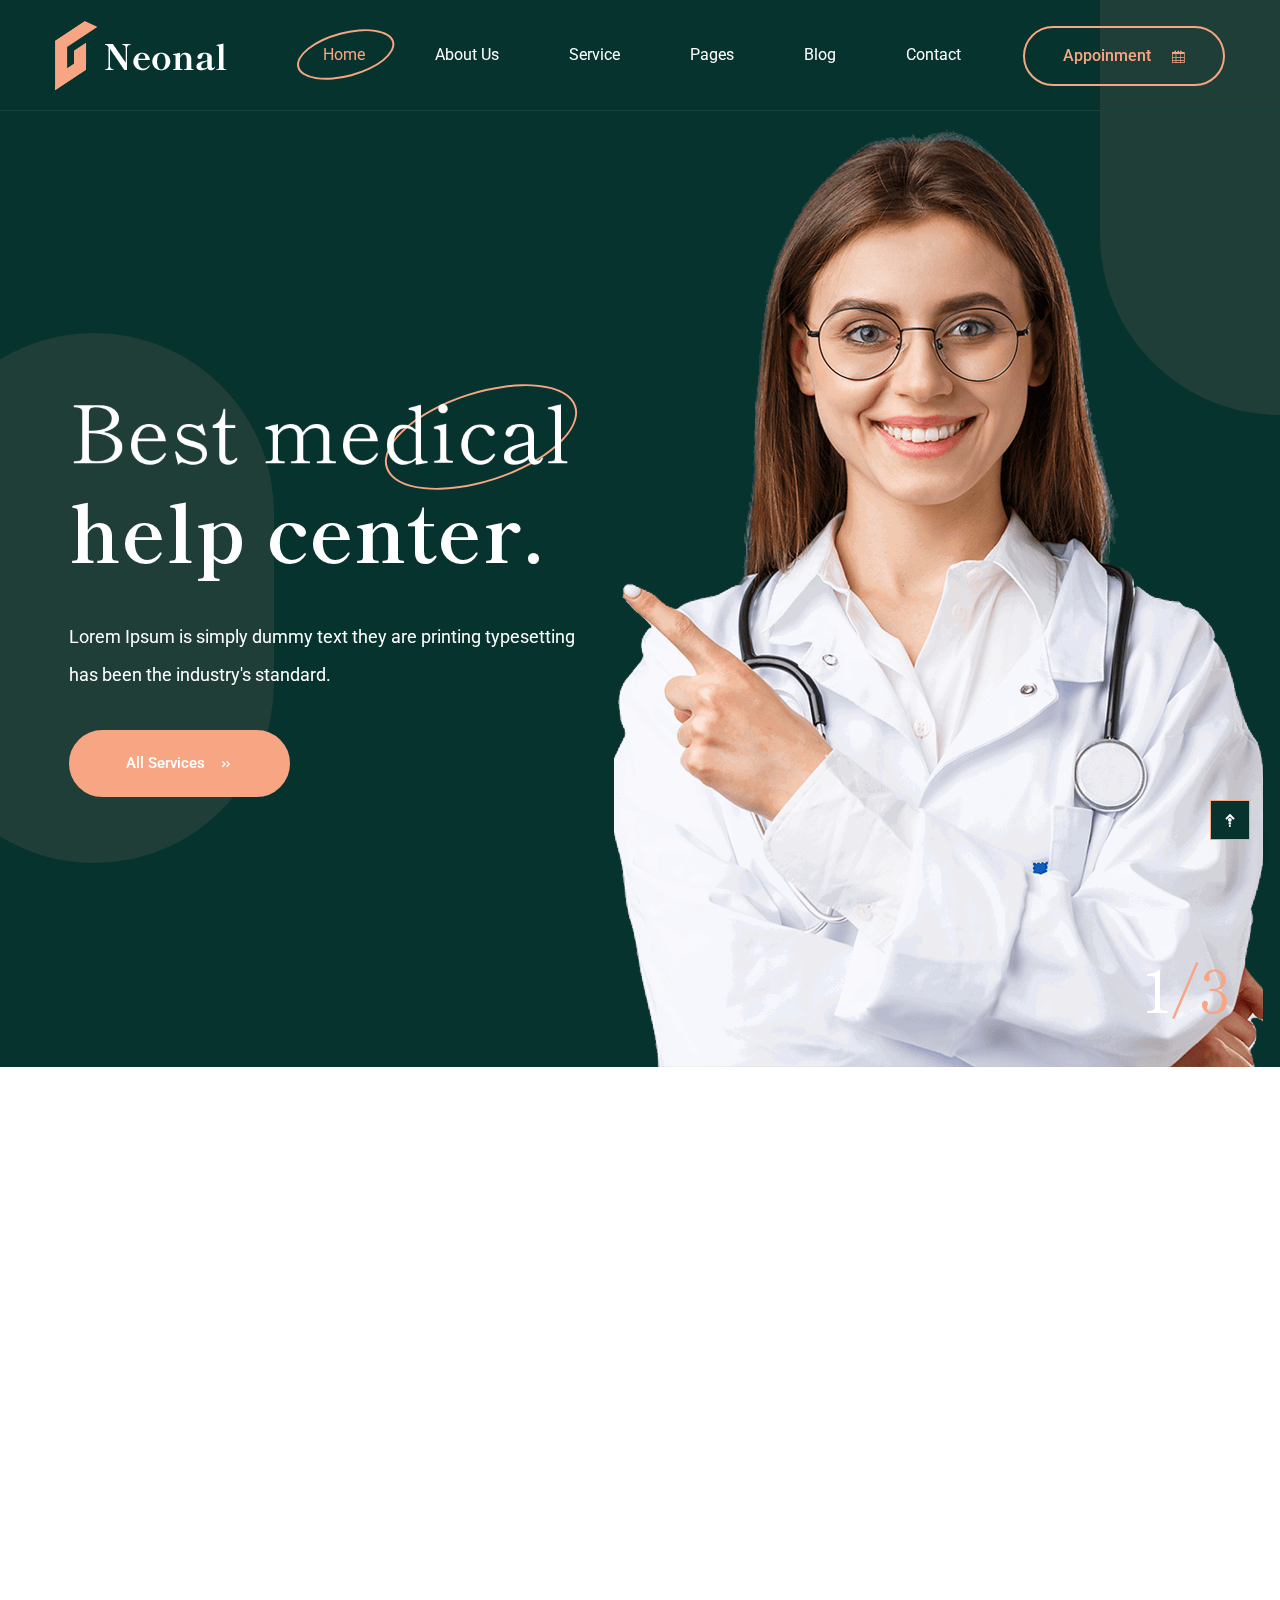
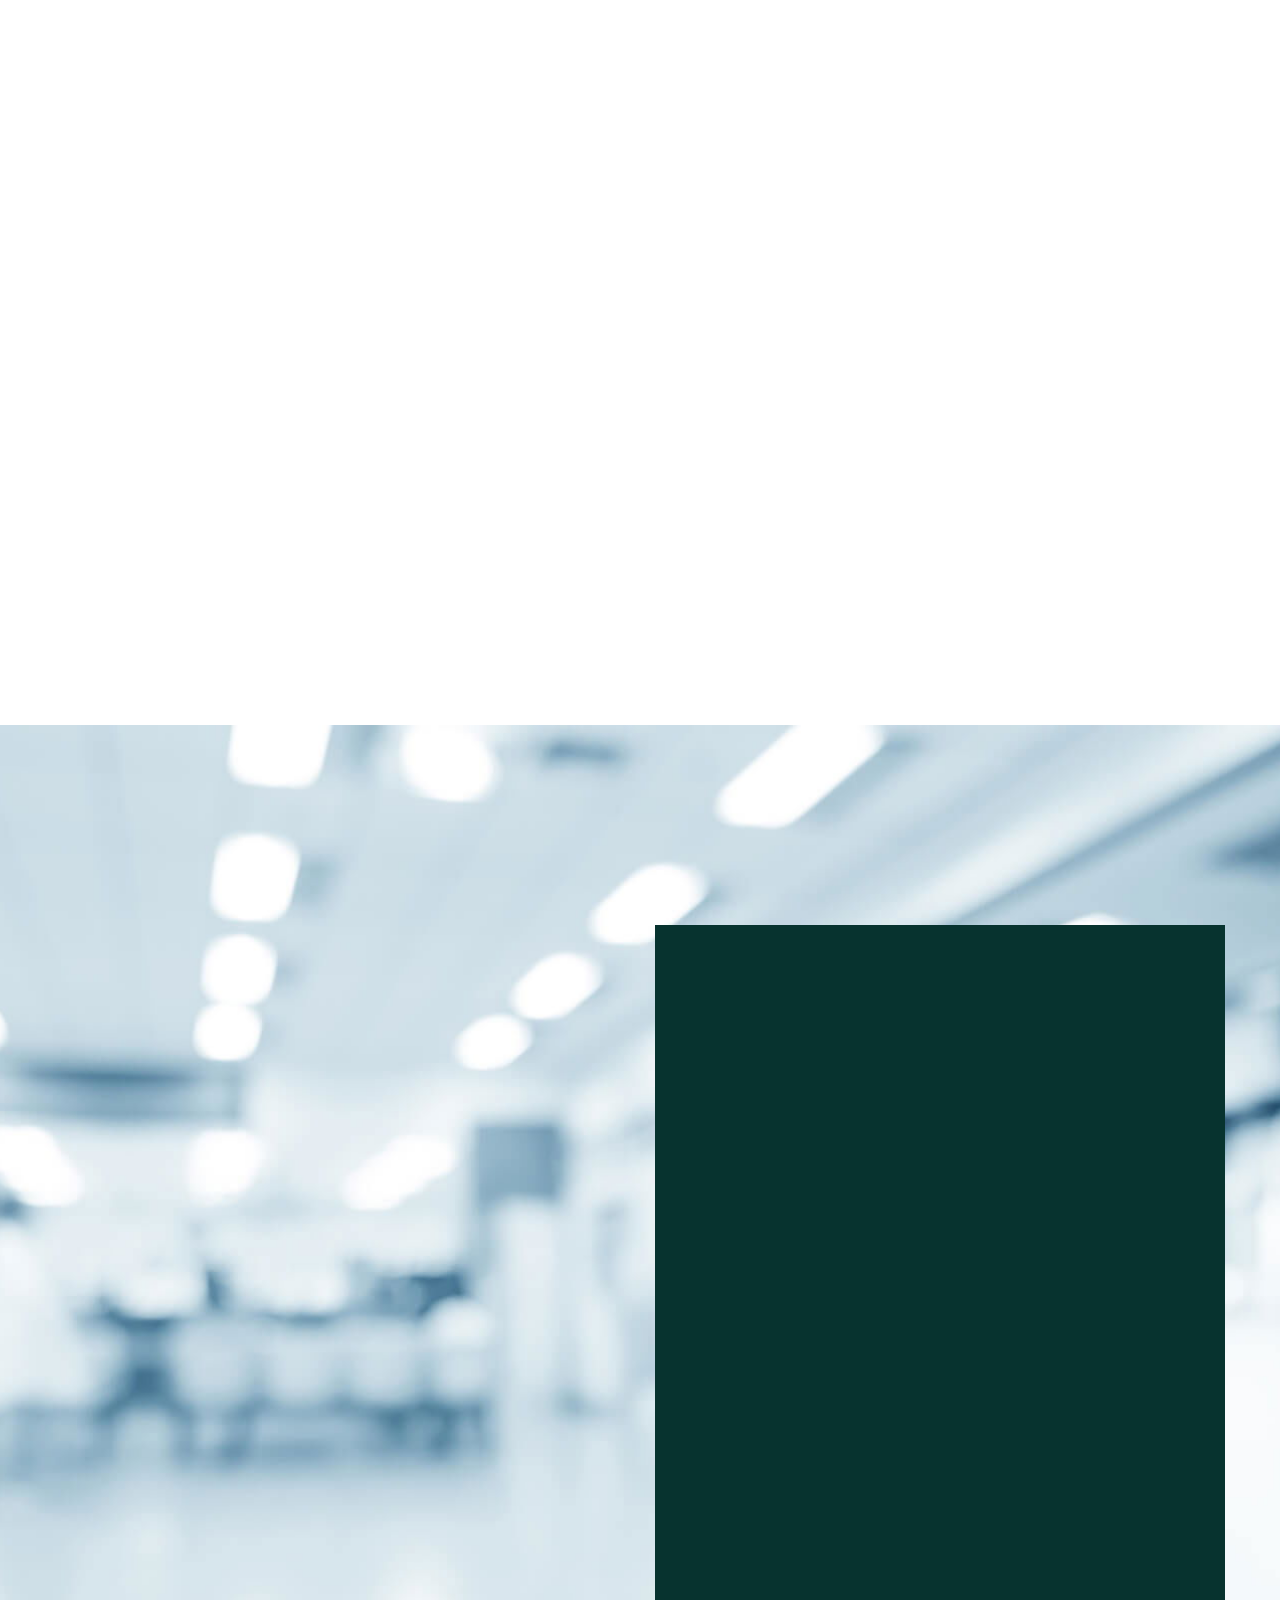
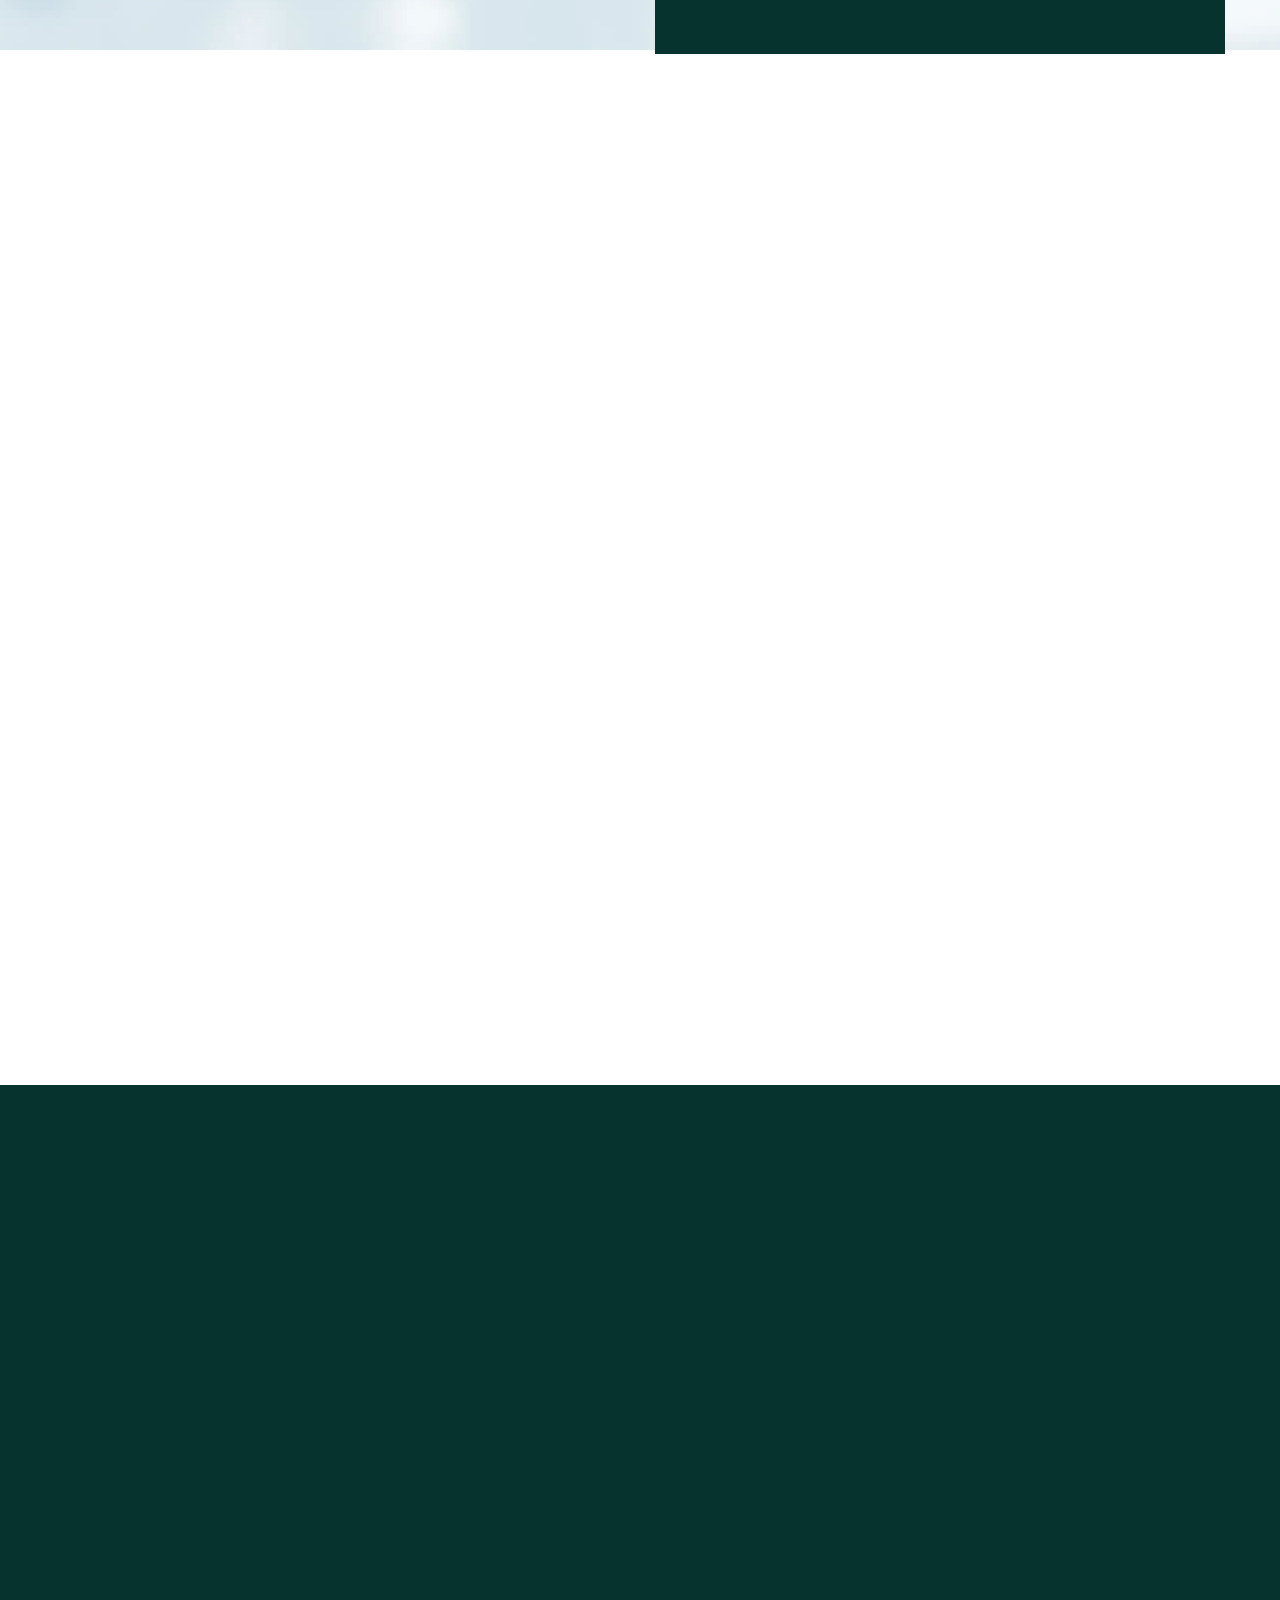
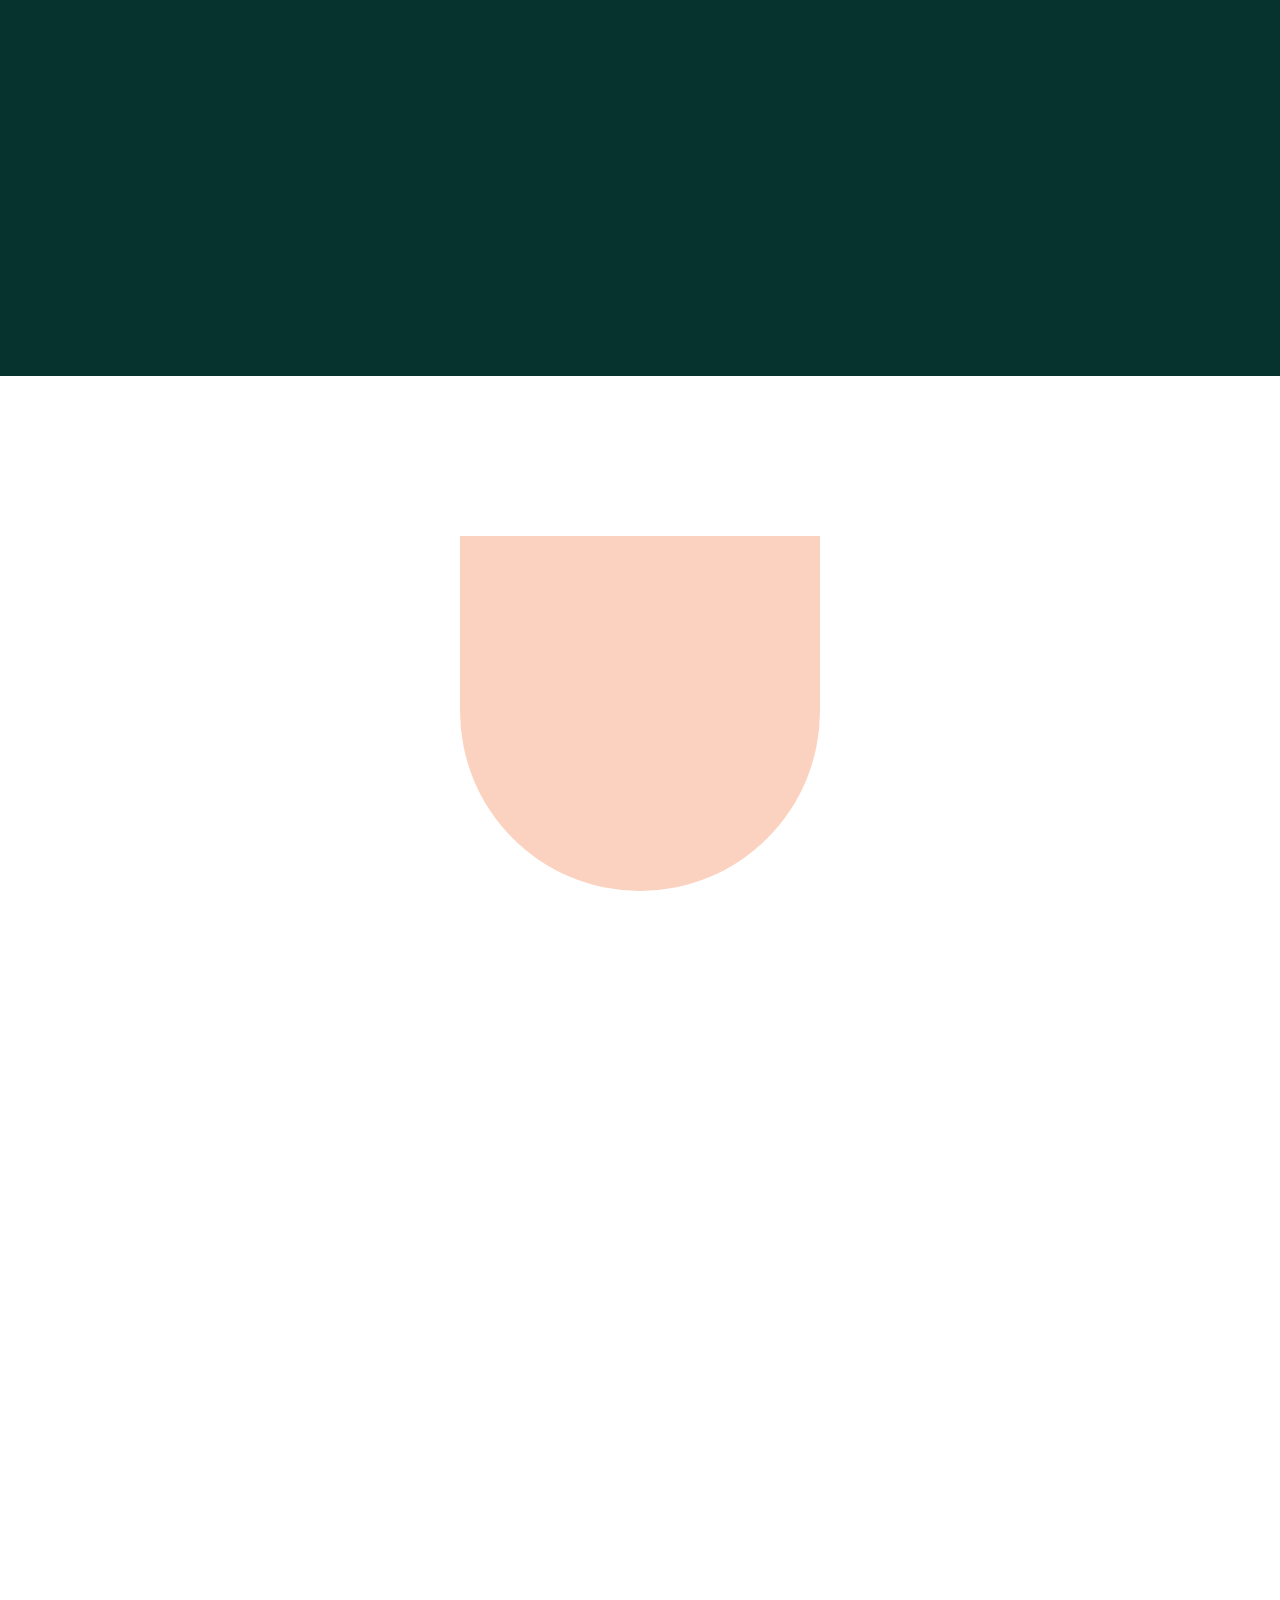
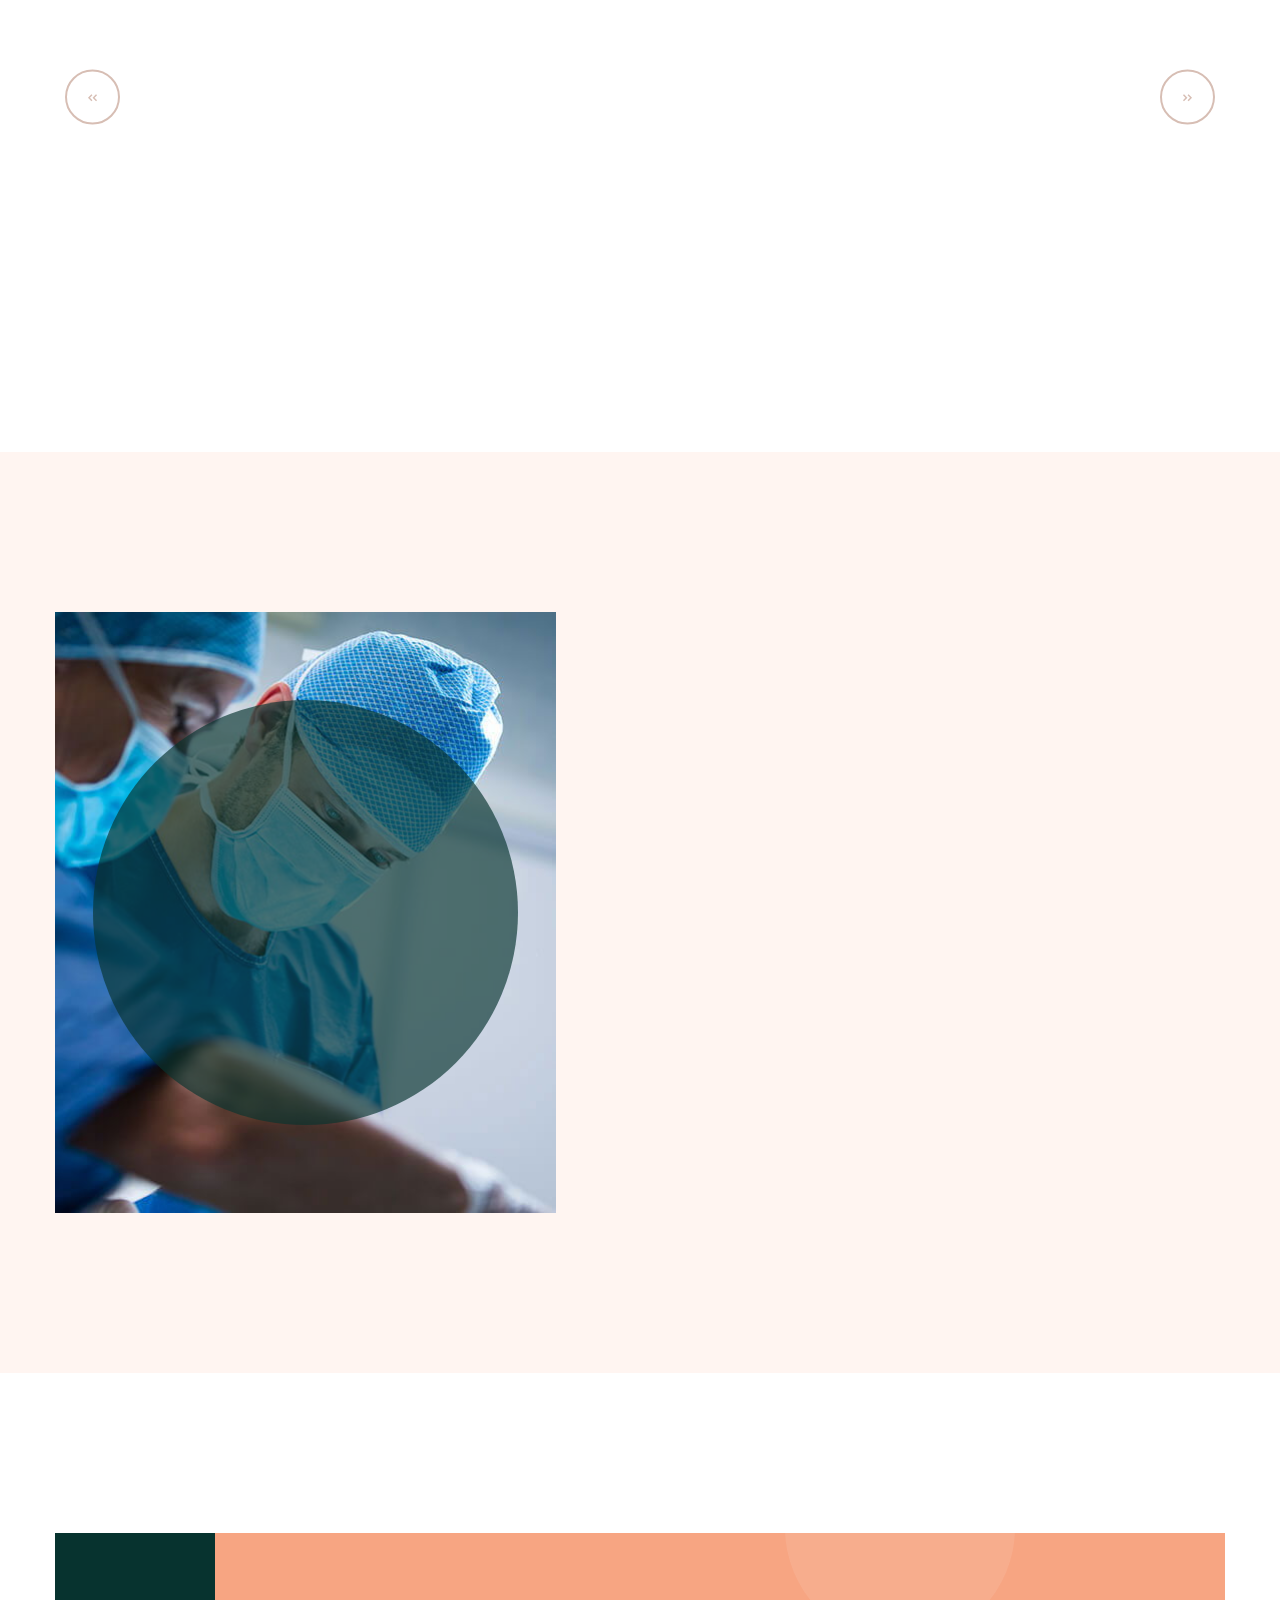
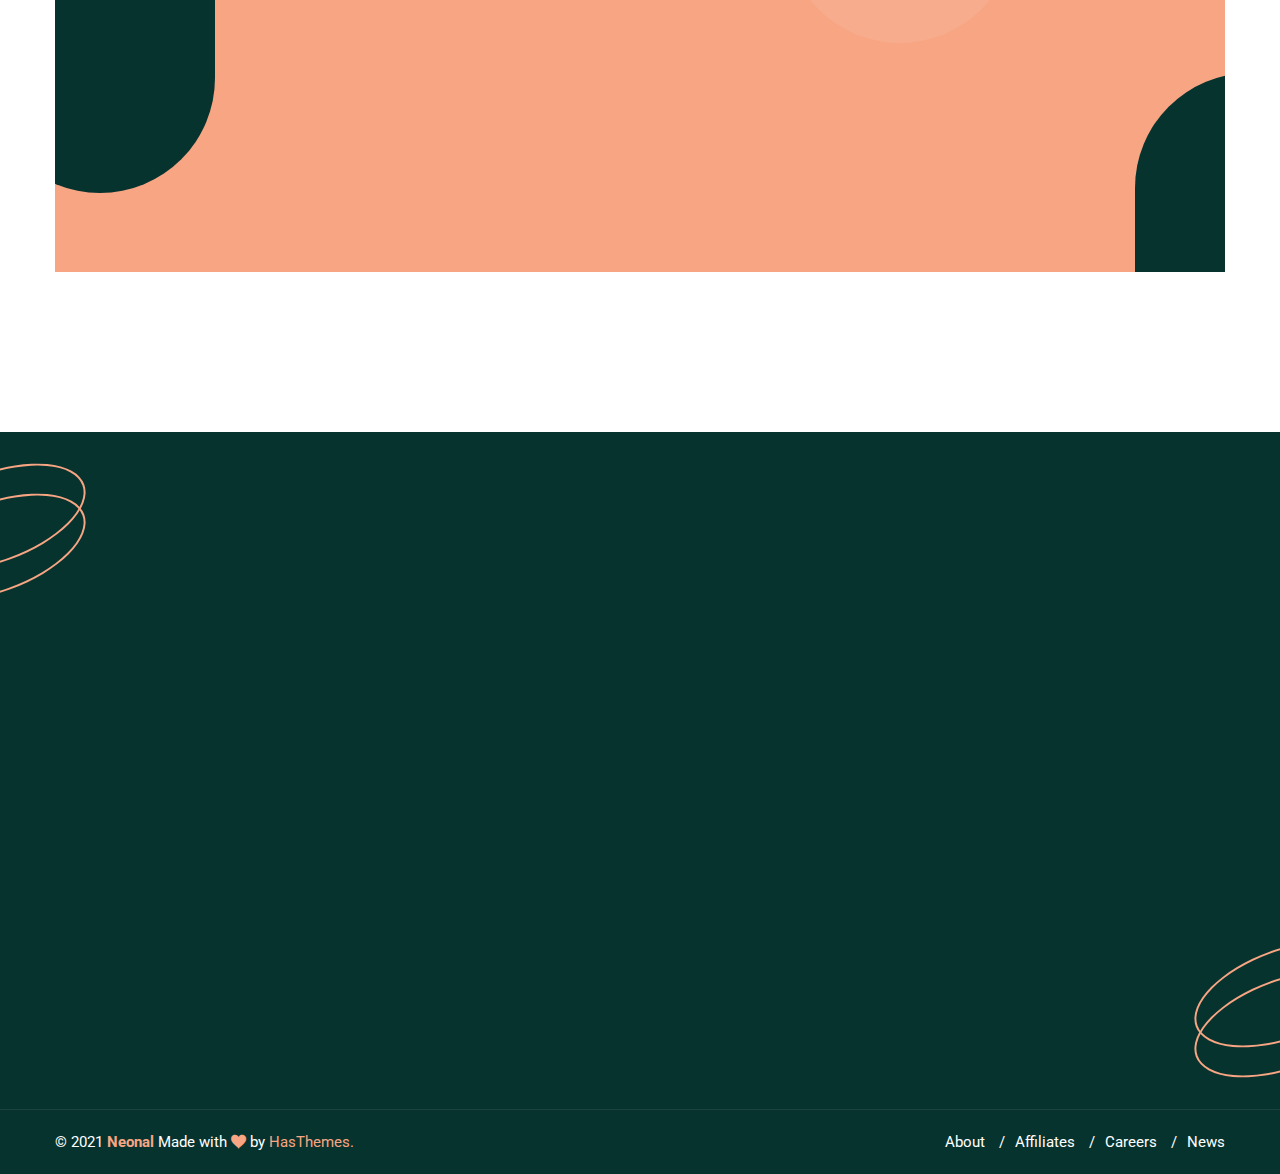
<file: index.html>
<!DOCTYPE html>
<html lang="en">

    
<!-- Mirrored from htmldemo.net/neonal/neonal/index.html by HTTrack Website Copier/3.x [XR&CO'2014], Wed, 31 Jul 2024 09:48:07 GMT -->
<head>
        <meta charset="UTF-8" />
        <meta name="viewport" content="width=device-width, initial-scale=1.0" />
        <title>Neonal - Medical Service Bootstrap 5 Template</title>
    
        <!-- Favicons -->
        <link rel="shortcut icon" href="assets/images/favicon.ico">
    
        <!-- Vendor CSS (Icon Font) -->
    
         
        <link rel="stylesheet" href="assets/css/vendor/icofont.min.css" />
        <link rel="stylesheet" href="assets/css/vendor/bootstrap.min.css" /> 
    
        <!-- Plugins CSS (All Plugins Files) -->
    
 
        <link rel="stylesheet" href="assets/css/plugins/swiper-bundle.min.css" />
        <link rel="stylesheet" href="assets/css/plugins/animate.min.css" />
        <link rel="stylesheet" href="assets/css/plugins/aos.min.css" />
        <link rel="stylesheet" href="assets/css/plugins/splitting.min.css" />
        <link rel="stylesheet" href="assets/css/plugins/nice-select.min.css" />
        <link rel="stylesheet" href="assets/css/plugins/jquery-ui.min.css" />
        <link rel="stylesheet" href="assets/css/plugins/magnific-popup-min.css" />
    
        <!-- Use the minified version files listed below for better performance and remove the files listed above -->
    
        
        <!-- <link rel="stylesheet" href="assets/css/vendor/vendor.min.css">
        <link rel="stylesheet" href="assets/css/plugins/plugins.min.css">
        <link rel="stylesheet" href="assets/css/style.min.css">   -->
    
    
        <!-- Main Style CSS -->
    
        
        <link rel="stylesheet" href="assets/css/style.css" />
    
    </head>

<body>

    <!-- Header Section Start -->
    <div class="header">
        <div class="sticky-header">
            <div class="header-container container">
                <div class="header-wrapper">

                    <!-- Header Logo Start -->
                    <div class="header-logo">
                        <a href="index.html"><img src="assets/images/logo/logo.png" alt="Logo"></a>
                    </div>
                    <!-- Header Logo End -->

                    <!-- Header Menu Start -->
                    <div class="main-menu d-none d-lg-flex">
                        <ul>
                            <li><a class="active" href="index.html">Home</a></li>
                            <li><a href="about.html">About Us</a></li>
                            <li class="has-children"><a href="service-details.html">Service</a></li>
                            <li class="has-children">
                                <a href="#">Pages</a>
                                <ul class="sub-menu">
                                    <li><a href="gallery.html">Gallery</a></li>
                                    <li><a href="error-404.html">Error 404</a></li>
                                    <li><a href="faq.html">FAQ</a></li>
                                </ul>
                            </li>
                            <li class="has-children">
                                <a href="#">Blog</a>
                                <ul class="sub-menu">
                                    <li><a href="blog-grid.html">Blog Grid</a></li>
                                    <li><a href="blog-details.html">Blog Details</a></li>
                                    <li><a href="blog-details-sidebar.html">Blog Details Sidebar</a></li>
                                </ul>
                            </li>
                            <li><a href="contact.html">Contact</a></li>
                        </ul>
                    </div>
                    <!-- Header Menu End -->

                    <!-- Header Actions Start -->
                    <div class="header-actions">

                        <!-- Appoinment Button Start -->
                        <div class="appoinment-button">
                            <a href="contact.html" class="btn btn-outline-success btn-hover-success">Appoinment<i class="icofont-calendar"></i></a>
                        </div>
                        <!-- Appoinment Button End -->

                        <!-- Mobile Menu Hambarger Action Button Start -->
                        <a class="header-action-btn header-action-btn-menu d-lg-none d-md-flex" href="#/">
                            <i class="icofont-navigation-menu"></i>
                        </a>
                        <!-- Mobile Menu Hambarger Action Button End -->

                    </div>
                    <!-- Header Actions End -->

                </div>
            </div>
        </div>
    </div>
    <!-- Header Section End -->

    <!-- Slider Section Start -->
    <div class="section slider-section bg-name-primary">
        <div class="layer shape-1 d-none d-md-block"></div>

        <!-- Swiper Container Start -->
        <div class="slider-container swiper-container animation-style-01">
            <div class="swiper-wrapper">

                <div class="swiper-slide">
                    <!-- Single Slider Start -->
                    <div class="slingle-slider">

                        <!-- Slider Left Start -->
                        <div class="slider-left">

                            <!-- Slider Content Start -->
                            <div class="slider-content">
                                <h1 class="title"> <span class="first-line" data-splitting>Best medical</span><br><span class="second-line">help center.</span></h1>
                                <p>Lorem Ipsum is simply dummy text they are printing typesetting has been the industry's standard.</p>
                                <a href="service-details.html" class="btn btn-success btn-outline-hover-success">All Services <i class="icofont-double-right"></i></a>
                            </div>
                            <!-- Slider Content End -->

                        </div>
                        <!-- Slider Left End -->

                        <!-- Slider Right Start -->
                        <div class="slider-right">

                            <!-- Slider Image Start -->
                            <div class="slider-images">
                                <div class="slider-hero">
                                    <img src="assets/images/slider/1.png" alt="Slider Image">
                                </div>
                            </div>
                            <!-- Slider Image End -->

                        </div>
                        <!-- Slider Right End -->

                    </div>
                    <!-- Single Slider End -->
                </div>

                <div class="swiper-slide">
                    <!-- Single Slider Start -->
                    <div class="slingle-slider">

                        <!-- Slider Left Start -->
                        <div class="slider-left">

                            <!-- Slider Content Start -->
                            <div class="slider-content">
                                <h2 class="title"> <span class="first-line" data-splitting>Best medical</span><br><span class="second-line">help center.</span></h2>
                                <p>Lorem Ipsum is simply dummy text they are printing typesetting has been the industry's standard.</p>
                                <a href="service-details.html" class="btn btn-success btn-outline-hover-success">All Services <i class="icofont-double-right"></i></a>
                            </div>
                            <!-- Slider Content End -->

                        </div>
                        <!-- Slider Left End -->

                        <!-- Slider Right Start -->
                        <div class="slider-right">

                            <!-- Slider Image Start -->
                            <div class="slider-images">
                                <div class="slider-hero">
                                    <img src="assets/images/slider/2.png" alt="Slider Image">
                                </div>
                            </div>
                            <!-- Slider Image End -->

                        </div>
                        <!-- Slider Right End -->

                    </div>
                    <!-- Single Slider End -->
                </div>

                <div class="swiper-slide">
                    <!-- Single Slider Start -->
                    <div class="slingle-slider">

                        <!-- Slider Left Start -->
                        <div class="slider-left">

                            <!-- Slider Content Start -->
                            <div class="slider-content">
                                <h2 class="title"> <span class="first-line" data-splitting>Best medical</span><br><span class="second-line">help center.</span></h2>
                                <p>Lorem Ipsum is simply dummy text they are printing typesetting has been the industry's standard.</p>
                                <a href="service-details.html" class="btn btn-success btn-outline-hover-success">All Services <i class="icofont-double-right"></i></a>
                            </div>
                            <!-- Slider Content End -->

                        </div>
                        <!-- Slider Left End -->

                        <!-- Slider Right Start -->
                        <div class="slider-right">

                            <!-- Slider Image Start -->
                            <div class="slider-images">
                                <div class="slider-hero">
                                    <img src="assets/images/slider/3.png" alt="Slider Image">
                                </div>
                            </div>
                            <!-- Slider Image End -->

                        </div>
                        <!-- Slider Right End -->

                    </div>
                    <!-- Single Slider End -->
                </div>

            </div>
            <!-- Add Pagination -->
            <div class="counter-pagination">
                <span class="current-slide">1</span>
                <span class="middle-off">/</span>
                <span class="total-slides">3</span>
            </div>
        </div>
        <!-- Swiper Container End -->

    </div>
    <!-- Slider Section End -->

    <!-- Service Sector Section Start -->
    <div class="section">

        <!-- Service Sector Wrapper Start -->
        <div class="service-sector-wrapper">

            <!-- Service Sector Image Start -->
            <div class="service-sector-image order-2 order-xl-1" data-aos="fade-up" data-aos-duration="1000">
                <img class="img-fluid" src="assets/images/service/service-sector1.jpg" alt="Service">
            </div>
            <!-- Service Sector Image End -->

            <!-- Service Sector Department Start -->
            <div class="service-sector-department order-1 order-xl-2" data-aos="fade-up" data-aos-duration="3000">

                <div class="row justify-content-center">

                    <div class="col-el-4 col-xl-6 col-md-4 col-sm-6 col-12 m-b-30 position-relative">
                        <div class="single-service-sector">
                            <div class="service-sector-thumb">
                                <a href="service-details.html"><img class="image-outbox" src="assets/images/service/service-sector-1.png" alt="Single Service"></a>
                            </div>
                            <div class="service-sector-content">
                                <h3 class="title"><a href="service-details.html">Gastrology</a></h3>
                                <span class="read-more"><a class="round-shape" href="service-details.html">Detail's</a></span>
                            </div>
                        </div>
                    </div>

                    <div class="col-el-4 col-xl-6 col-md-4 col-sm-6 col-12 m-b-30 position-relative">
                        <div class="single-service-sector">
                            <div class="service-sector-thumb">
                                <a href="service-details.html"><img class="image-outbox" src="assets/images/service/service-sector-2.png" alt="Single Service"></a>
                            </div>
                            <div class="service-sector-content">
                                <h3 class="title"><a href="service-details.html">Ophthalmology</a></h3>
                                <span class="read-more"><a class="round-shape" href="service-details.html">Detail's</a></span>
                            </div>
                        </div>
                    </div>

                    <div class="col-el-4 col-xl-6 col-md-4 col-sm-6 col-12 m-b-30 position-relative">
                        <div class="single-service-sector">
                            <div class="service-sector-thumb">
                                <a href="service-details.html"><img class="image-outbox" src="assets/images/service/service-sector-3.png" alt="Single Service"></a>
                            </div>
                            <div class="service-sector-content">
                                <h3 class="title"><a href="service-details.html">Gynecology</a></h3>
                                <span class="read-more"><a class="round-shape" href="service-details.html">Detail's</a></span>
                            </div>
                        </div>
                    </div>

                    <div class="col-el-4 col-xl-6 col-md-4 col-sm-6 col-12 m-b-30 position-relative">
                        <div class="single-service-sector">
                            <div class="service-sector-thumb">
                                <a href="service-details.html"><img class="image-outbox" src="assets/images/service/service-sector-4.png" alt="Single Service"></a>
                            </div>
                            <div class="service-sector-content">
                                <h3 class="title"><a href="service-details.html">Neurology</a></h3>
                                <span class="read-more"><a class="round-shape" href="service-details.html">Detail's</a></span>
                            </div>
                        </div>
                    </div>

                    <div class="col-el-4 col-xl-6 col-md-4 col-sm-6 col-12 m-b-30 position-relative">
                        <div class="single-service-sector">
                            <div class="service-sector-thumb">
                                <a href="service-details.html"><img class="image-outbox" src="assets/images/service/service-sector-5.png" alt="Single Service"></a>
                            </div>
                            <div class="service-sector-content">
                                <h3 class="title"><a href="service-details.html">Dental Care</a></h3>
                                <span class="read-more"><a class="round-shape" href="service-details.html">Detail's</a></span>
                            </div>
                        </div>
                    </div>

                    <div class="col-el-4 col-xl-6 col-md-4 col-sm-6 col-12 m-b-30 position-relative">
                        <div class="single-service-sector">
                            <div class="service-sector-thumb">
                                <a href="service-details.html"><img class="image-outbox" src="assets/images/service/service-sector-6.png" alt="Single Service"></a>
                            </div>
                            <div class="service-sector-content">
                                <h3 class="title"><a href="service-details.html">Cosmetic Surgery</a></h3>
                                <span class="read-more"><a class="round-shape" href="service-details.html">Detail's</a></span>
                            </div>
                        </div>
                    </div>

                    <div class="col-12 mb-6" data-aos="fade-up" data-aos-duration="1700">
                        <div class="button">
                            <a href="service-details.html" class="btn btn-outline-success btn-hover-success">Other Service's<i class="icofont-double-right"></i></a>
                        </div>
                    </div>

                </div>

            </div>
            <!-- Service Sector Department End -->

        </div>
        <!-- Service Sector Wrapper End -->

    </div>
    <!-- Service Sector Section End -->

    <!-- About Section Start -->
    <div class="section about-bg">
        <div class="container">
            <div class="row">
                <div class="col-12">

                    <!-- About Wrapper Start -->
                    <div class="about-wrapper">

                        <!-- Content Left Side Start -->
                        <div class="content-left-side about-left-side bg-name-success" data-aos="fade-up" data-aos-duration="1100">
                            <h2 class="title">Neonal medical care have 35 years of experience.</h2>
                            <span></span>
                            <p>Lorem Ipsum is simply dummy text they are printing typesetting has been the standard.</p>
                        </div>
                        <!-- Content Left Side End -->

                        <!-- About Right Side Start -->
                        <div class="about-right-side bg-name-primary">
                            <div class="single-about" data-aos="fade-up" data-aos-duration="1100">
                                <div class="icon-title">
                                    <div class="icon">
                                        <img src="assets/images/icon/1.png" alt="About Icon">
                                    </div>
                                    <h4 class="title">Our Mission</h4>
                                </div>
                                <p>Lorem Ipsum is simply dummy text the printing and typesetting industry. Lorem Ipsum has been industry's standard dummy text ever since the 1500s, when an unknown printer took a galley of type and scrambled it to make.</p>
                            </div>
                            <div class="single-about border-0 m-0 p-0" data-aos="fade-up" data-aos-duration="1300">
                                <div class="icon-title">
                                    <div class="icon">
                                        <img src="assets/images/icon/2.png" alt="About Icon">
                                    </div>
                                    <h4 class="title">Our Vission</h4>
                                </div>
                                <p>Lorem Ipsum is simply dummy text the printing and typesetting industry. Lorem Ipsum has been industry's standard dummy text ever since the 1500s, when an unknown printer took a galley of type and scrambled it to make.</p>
                            </div>
                        </div>
                        <!-- About Right Side End -->

                    </div>
                    <!-- About Wrapper End -->

                </div>
            </div>
        </div>
    </div>
    <!-- About Section End -->

    <!-- Service Section Start -->
    <div class="section section-margin">
        <div class="custom-container container">
            <div class="row m-b-n30">
                <div class="col-12" data-aos="fade-up" data-aos-duration="1100">
                    <div class="section-title text-center">
                        <h2 class="title">Why Choose Neonal?</h2>
                        <div class="border-wrap">
                            <span class="title-border border-color-1"></span>
                            <span class="title-border border-color-2"></span>
                        </div>
                    </div>
                </div>

                <div class="col-12 col-lg-6 m-b-30" data-aos="fade-up" data-aos-duration="1100">

                    <!-- Single Service Start -->
                    <div class="single-service">

                        <!-- Single Service Thumb Start -->
                        <div class="single-service-thumb">
                            <div class="rotate-around success">
                                <span></span>
                            </div>
                            <img src="assets/images/icon/3.png" alt="Icon">
                        </div>
                        <!-- Single Service Thumb End -->

                        <!-- Single Service Thumb Start -->
                        <div class="single-service-title">
                            <h3 class="title"><a href="service-details.html">Professional Staff</a></h3>
                        </div>
                        <!-- Single Service Thumb End -->
                    </div>
                    <!-- Single Service End -->

                </div>

                <div class="col-12 col-lg-6 m-b-30" data-aos="fade-up" data-aos-duration="1200">

                    <!-- Single Service Start -->
                    <div class="single-service">

                        <!-- Single Service Thumb Start -->
                        <div class="single-service-thumb">
                            <div class="rotate-around success">
                                <span></span>
                            </div>
                            <img src="assets/images/icon/4.png" alt="Icon">
                        </div>
                        <!-- Single Service Thumb End -->

                        <!-- Single Service Thumb Start -->
                        <div class="single-service-title">
                            <h3 class="title"><a href="service-details.html">Affordable Prices</a></h3>
                        </div>
                        <!-- Single Service Thumb End -->
                    </div>
                    <!-- Single Service End -->

                </div>

                <div class="col-12 col-lg-6 m-b-30" data-aos="fade-up" data-aos-duration="1300">

                    <!-- Single Service Start -->
                    <div class="single-service">

                        <!-- Single Service Thumb Start -->
                        <div class="single-service-thumb">
                            <div class="rotate-around success">
                                <span></span>
                            </div>
                            <img src="assets/images/icon/5.png" alt="Icon">
                        </div>
                        <!-- Single Service Thumb End -->

                        <!-- Single Service Thumb Start -->
                        <div class="single-service-title">
                            <h3 class="title"><a href="service-details.html">Insurance Partners</a></h3>
                        </div>
                        <!-- Single Service Thumb End -->
                    </div>
                    <!-- Single Service End -->

                </div>

                <div class="col-12 col-lg-6 m-b-30" data-aos="fade-up" data-aos-duration="1400">

                    <!-- Single Service Start -->
                    <div class="single-service">

                        <!-- Single Service Thumb Start -->
                        <div class="single-service-thumb">
                            <div class="rotate-around success">
                                <span></span>
                            </div>
                            <img src="assets/images/icon/6.png" alt="Icon">
                        </div>
                        <!-- Single Service Thumb End -->

                        <!-- Single Service Thumb Start -->
                        <div class="single-service-title">
                            <h3 class="title"><a href="service-details.html">24/07 Support</a></h3>
                        </div>
                        <!-- Single Service Thumb End -->
                    </div>
                    <!-- Single Service End -->

                </div>

                <div class="col-12 col-lg-6 m-b-30" data-aos="fade-up" data-aos-duration="1500">

                    <!-- Single Service Start -->
                    <div class="single-service">

                        <!-- Single Service Thumb Start -->
                        <div class="single-service-thumb">
                            <div class="rotate-around success">
                                <span></span>
                            </div>
                            <img src="assets/images/icon/7.png" alt="Icon">
                        </div>
                        <!-- Single Service Thumb End -->

                        <!-- Single Service Thumb Start -->
                        <div class="single-service-title">
                            <h3 class="title"><a href="service-details.html">Emergency Service</a></h3>
                        </div>
                        <!-- Single Service Thumb End -->
                    </div>
                    <!-- Single Service End -->

                </div>

                <div class="col-12 col-lg-6 m-b-30" data-aos="fade-up" data-aos-duration="1600">

                    <!-- Single Service Start -->
                    <div class="single-service">

                        <!-- Single Service Thumb Start -->
                        <div class="single-service-thumb">
                            <div class="rotate-around success">
                                <span></span>
                            </div>
                            <img src="assets/images/icon/8.png" alt="Icon">
                        </div>
                        <!-- Single Service Thumb End -->

                        <!-- Single Service Thumb Start -->
                        <div class="single-service-title">
                            <h3 class="title"><a href="service-details.html">Online Consultancy</a></h3>
                        </div>
                        <!-- Single Service Thumb End -->
                    </div>
                    <!-- Single Service End -->

                </div>
            </div>
        </div>
    </div>
    <!-- Service Section End -->

    <!-- Team & Video Banner Section Start -->
    <div class="section position-relative overflow-hidden">
        <div class="layer-2 shape-3"></div>

        <!-- Team Section Start -->
        <div class="team-section bg-name-primary">
            <div class="container">
                <div class="row align-items-center">
                    <div class="col-lg-12" data-aos="fade-up" data-aos-duration="2400">

                        <!-- Team Carousel Start -->
                        <div class="team-carousel animation-style-02">

                            <div class="swiper-container">
                                <div class="swiper-wrapper">

                                    <div class="swiper-slide">

                                        <!-- Team Wrapper Start -->
                                        <div class="team-wrapper">

                                            <!-- Content Left Side Start -->
                                            <div class="content-left-side">
                                                <p class="subtitle" data-aos="fade-up" data-aos-duration="1500">Team Members</p>
                                                <h2 class="title" data-aos="fade-up" data-aos-duration="1800">Experienced & professional staff of neonal.</h2>
                                                <span data-aos="fade-up" data-aos-duration="2000"></span>
                                                <p data-aos="fade-up" data-aos-duration="2400">Lorem Ipsum is simply dummy text they are printing typesetting has been the standard.</p>
                                            </div>
                                            <!-- Content Left Side End -->

                                            <!-- Content Right Side Start -->
                                            <div class="content-right-side">

                                                <!-- Single Team Start -->
                                                <div class="single-team team-bg-secondary">

                                                    <!-- Team Thumb Start -->
                                                    <div class="team-thumb">
                                                        <img class="fit-image" src="assets/images/team/1.jpg" alt="Team Image">
                                                    </div>
                                                    <!-- Team Thumb End -->

                                                    <!-- Team Content Start -->
                                                    <div class="team-content">
                                                        <h2 class="title">Ronald Hudson</h2>
                                                        <h6 class="subtitle">Cardiology Specialist</h6>
                                                        <p>Lorem Ipsum simply dummy text printing and typesetng industry has been industryS standard.</p>
                                                        <div class="social-share">
                                                            <span class="social-title">Follow Now:</span>
                                                            <ul>
                                                                <li><a href="#/"><i class="icofont-facebook"></i></a></li>
                                                                <li><a href="#/"><i class="icofont-twitter"></i></a></li>
                                                                <li><a href="#/"><i class="icofont-github"></i></a></li>
                                                            </ul>
                                                        </div>
                                                    </div>
                                                    <!-- Team Content End -->

                                                </div>
                                                <!-- Single Team End -->

                                            </div>
                                            <!-- Content Right Side End -->

                                        </div>
                                        <!-- Team Wrapper End -->

                                    </div>

                                    <div class="swiper-slide">

                                        <!-- Team wrapper Start -->
                                        <div class="team-wrapper">

                                            <!-- Content Left Side Start -->
                                            <div class="content-left-side">
                                                <p class="subtitle" data-aos="fade-up" data-aos-duration="1500">Team Members</p>
                                                <h2 class="title" data-aos="fade-up" data-aos-duration="1800">Experienced & professional staff of neonal.</h2>
                                                <span data-aos="fade-up" data-aos-duration="2000"></span>
                                                <p data-aos="fade-up" data-aos-duration="2400">Lorem Ipsum is simply dummy text they are printing typesetting has been the standard.</p>
                                            </div>
                                            <!-- Content Left Side End -->

                                            <!-- Content Right Side Start -->
                                            <div class="content-right-side">

                                                <!-- Single Team Start -->
                                                <div class="single-team team-bg-secondary">

                                                    <!-- Team Thumb Start -->
                                                    <div class="team-thumb">
                                                        <img class="fit-image" src="assets/images/team/3.jpg" alt="Team Image">
                                                    </div>
                                                    <!-- Team Thumb End -->

                                                    <!-- Team Content Start -->
                                                    <div class="team-content">
                                                        <h2 class="title">Tenny Lubina</h2>
                                                        <h6 class="subtitle">Cardiology Specialist</h6>
                                                        <p>Lorem Ipsum simply dummy text printing and typesetng industry has been industryS standard.</p>
                                                        <div class="social-share">
                                                            <span class="social-title">Follow Now:</span>
                                                            <ul>
                                                                <li><a href="#/"><i class="icofont-facebook"></i></a></li>
                                                                <li><a href="#/"><i class="icofont-twitter"></i></a></li>
                                                                <li><a href="#/"><i class="icofont-github"></i></a></li>
                                                            </ul>
                                                        </div>
                                                    </div>
                                                    <!-- Team Content End -->

                                                </div>
                                                <!-- Single Team End -->

                                            </div>
                                            <!-- Content Right Side End -->

                                        </div>
                                        <!-- Team wrapper End -->

                                    </div>

                                </div>
                                <div class="navigation-wrp">
                                    <div class="swiper-nav-button swiper-button-prev"><i class="icofont-double-left"></i></div>
                                    <div class="swiper-nav-button swiper-button-next"><i class="icofont-double-right"></i></div>
                                </div>
                            </div>

                        </div>
                        <!-- Team Carousel End -->

                    </div>
                </div>
            </div>
        </div>
        <!-- Team Section End -->

        <!-- Video banner Section Start -->
        <div class="section-margin-top">
            <div class="container">
                <div class="row">

                    <div class="col-12">
                        <div class="video-banner">
                            <div class="video-banner-image" data-aos="fade-up" data-aos-duration="1100">
                                <img class="fit-image" src="assets/images/banner/video-banner.jpg" alt="Banner">
                            </div>
                            <div class="video-banner-content">
                                <div class="layer-3"></div>
                                <div class="video-btn">
                                    <a href="https://www.youtube.com/watch?v=v9nBysHSzhE" class="btn-play btn-video-popup video-popup" data-aos="fade-up" data-aos-duration="2400">
                                        <img src="assets/images/icon/video-icon.png" alt="Video Icon">
                                    </a>
                                </div>
                                <h2 class="video-title"> <span class="text-style" data-splitting data-aos="zoom-in" data-aos-duration="2000">Neonal</span> always carefully helping patients. <br> So, it’s a truested healthcare <span class="text-style word-wave" data-splitting="words" data-aos="zoom-in" data-aos-duration="2000">for your family.</span></h2>
                            </div>
                        </div>
                    </div>
                </div>
            </div>
        </div>
        <!-- Video banner Section End -->

    </div>
    <!-- Team & Video Banner Section End -->

    <!-- Testimonial Section Start -->
    <div class="section section-margin">
        <div class="container">
            <div class="row">
                <div class="col-12" data-aos="fade-up" data-aos-duration="1500">
                    <div class="section-title text-center">
                        <h2 class="title">Patients Talk About Us</h2>
                        <div class="border-wrap">
                            <span class="title-border border-color-1"></span>
                            <span class="title-border border-color-2"></span>
                        </div>
                    </div>
                </div>

                <div class="col-12 text-center">

                    <!-- Testimonial Carousel Start -->
                    <div class="testimonial-carousel swiper-container">

                        <div class="swiper-wrapper">

                            <div class="swiper-slide">

                                <!-- Single Testimonial Start -->
                                <div class="single-testimonial">

                                    <!-- Testimonial Thumb Start -->
                                    <div class="testimonial-thumb" data-aos="fade-up" data-aos-duration="1500">
                                        <img src="assets/images/person/testimonial-1.png" alt="Testimonial Image">
                                        <div class="thumb-quote">
                                            <i class="icofont-quote-left"></i>
                                        </div>
                                    </div>
                                    <!-- Testimonial Thumb End -->

                                    <!-- Testimonial Content Start -->
                                    <div class="testimonial-content" data-aos="fade-up" data-aos-duration="2500">
                                        <p>Lorem Ipsum has been the industry's standard dummy text ever since the 1500s, when an unknown printer took a galley of type and scrambled it to make type specimen book has survived not only five centuries.</p>
                                        <span></span>
                                        <h3 class="title">Ricardo Massey</h3>
                                        <div class="subtitle">Web Developer</div>
                                    </div>
                                    <!-- Testimonial Content End -->

                                </div>
                                <!-- Single Testimonial End -->

                            </div>

                        </div>

                        <div class="testimonial-nav-button">
                            <div class="swiper-nav-button swiper-button-prev d-flex"><i class="icofont-double-left"></i></div>
                            <div class="swiper-nav-button swiper-button-next d-flex"><i class="icofont-double-right"></i></div>
                        </div>

                    </div>
                    <!-- Testimonial Carousel End -->

                </div>
            </div>
        </div>
    </div>
    <!-- Testimonial Section End -->

    <!-- News Blog Section Start -->
    <div class="section section-padding bg-name-seashell">
        <div class="container">
            <div class="row">
                <div class="col-12">

                    <!-- News Blog Area Start -->
                    <div class="news-blog-area">

                        <!-- News Blog Wrapper Start -->
                        <div class="news-blog-wrapper">
                            <img class="fit-image" src="assets/images/blog/blog-news.jpg" alt="Blog News">
                            <!-- News Content Start -->
                            <div class="news-content">
                                <span class="subtitle" data-aos="fade-up" data-aos-duration="1100">Blog Post</span>
                                <h2 class="title" data-aos="fade-up" data-aos-duration="1500">Latest news form our blog</h2>
                                <a href="service-details.html" class="btn btn-outline-success btn-hover-success" data-aos="fade-up" data-aos-duration="2500">All Post<i  class="icofont-double-right"></i></a>
                            </div>
                            <!-- News Content End -->
                        </div>
                        <!-- News Blog Wrapper End -->

                        <!-- Blog Wrapper Start -->
                        <div class="blog-wrapper">
                            <!-- Single Blog Start -->
                            <div class="single-blog" data-aos="fade-up" data-aos-duration="1500">
                                <!-- Blog Thumb Start -->
                                <div class="blog-thumb">
                                    <a href="blog-details.html"><img class="fit-image" src="assets/images/blog/blog-1.jpg" alt="Blog Image"></a>
                                </div>
                                <!-- Blog Thumb End -->

                                <!-- Blog Content Start -->
                                <div class="blog-content">
                                    <span class="subtitle">Medical</span>
                                    <h2 class="title"><a href="blog-details.html">See their doctor for many different...</a></h2>
                                    <p>Lorem Ipsum simply dummy text printing and typesetng industry has been industry standard.</p>
                                    <div class="meta">
                                        <span>09 March, 2021</span>
                                    </div>
                                </div>
                                <!-- Blog Content End -->
                            </div>
                            <!-- Single Blog End -->

                            <!-- Single Blog Start -->
                            <div class="single-blog" data-aos="fade-up" data-aos-duration="2500">
                                <!-- Blog Thumb Start -->
                                <div class="blog-thumb">
                                    <a href="blog-details.html"><img class="fit-image" src="assets/images/blog/blog-2.jpg" alt="Blog Image"></a>
                                </div>
                                <!-- Blog Thumb End -->

                                <!-- Blog Content Start -->
                                <div class="blog-content">
                                    <span class="subtitle">Medical</span>
                                    <h2 class="title"><a href="blog-details.html">How often should you get a medical...</a></h2>
                                    <p>Lorem Ipsum simply dummy text printing and typesetng industry has been industry standard.</p>
                                    <div class="meta">
                                        <span>09 March, 2021</span>
                                    </div>
                                </div>
                                <!-- Blog Content End -->
                            </div>
                            <!-- Single Blog End -->
                        </div>
                        <!-- Blog Wrapper End -->

                    </div>
                    <!-- News Blog Area End -->

                </div>
            </div>
        </div>
    </div>
    <!-- News Blog Section End -->

    <!-- Appoinment Section Start -->
    <div class="section section-margin">
        <div class="container">
            <div class="row">
                <div class="col-lg-12 align-items-center">
                    <div class="appoinment-section bg-name-success">
                        <div class="layer-4 shape-5"></div>
                        <div class="layer-4 shape-6"></div>
                        <div class="layer-4 shape-7"></div>
                        <div class="appoinment-wrapper">
                            <div class="appoinment-content" data-aos="fade-up" data-aos-duration="1500">
                                <h2 class="title">You can contact for appoinment.</h2>
                            </div>
                            <div class="appoinment-info-wrapper">
                                <div class="contact-info" data-aos="flip-left" data-aos-duration="2000">
                                    <div class="icon-box">
                                        <i class="round-shape round-shape-negative icofont-ui-call"></i>
                                    </div>
                                    <div class="info">
                                        <h5 class="title">Call us:</h5>
                                        <a class="number" href="tel:+0089458648">+00 89 458 648</a>
                                    </div>
                                </div>
                                <div class="contact-info" data-aos="flip-right" data-aos-duration="2000">
                                    <div class="icon-box">
                                        <i class="round-shape icofont-envelope-open"></i>
                                    </div>
                                    <div class="info">
                                        <h5 class="title">Email us:</h5>
                                        <a class="number" href="mailto:neonal@gmail.com">neonal@gmail.com</a>
                                    </div>
                                </div>
                            </div>
                        </div>
                    </div>

                </div>
            </div>
        </div>
    </div>
    <!-- Appoinment Section End -->

    <!-- Footer Section Start -->
    <footer class="section footer-section">
        <!-- Footer Top Start -->
        <div class="footer-top bg-name-primary section-padding">
            <!-- Shape Start -->
            <div class="footer-shape-left layer-shape"></div>
            <div class="footer-shape-right layer-shape"></div>
            <!-- Shape End -->
            <div class="container">
                <div class="row m-b-n40">
                    <div class="col-12 col-md-6 col-lg-3 col-xl-4 m-b-40" data-aos="fade-up" data-aos-duration="1000">
                        <div class="single-footer-widget">
                            <div class="footer-logo m-b-20">
                                <a href="index.html"><img src="assets/images/logo/logo.png" alt="Logo"></a>
                            </div>
                            <p class="desc-content m-b-35">Lorem Ipsum is simply dummy text of the printing and typesetting industry.has been since the printer took.</p>
                            <div class="appoinment-button">
                                <a href="contact.html" class="btn btn-outline-success btn-hover-success">Appoinment<i class="icofont-calendar"></i></a>
                            </div>
                        </div>
                    </div>
                    <div class="col-sm-6 col-md-6 col-lg-2 col-xl-2 m-b-40" data-aos="fade-up" data-aos-duration="1500">
                        <div class="single-footer-widget">
                            <h4 class="widget-title">Quick Links</h4>
                            <ul class="widget-list">
                                <li><a href="about.html"><i class="icofont-plus"></i> About Us</a></li>
                                <li><a href="service.html"><i class="icofont-plus"></i> Service</a></li>
                                <li><a href="contact.html"><i class="icofont-plus"></i> Doctors</a></li>
                                <li><a href="contact.html"><i class="icofont-plus"></i> Departments</a></li>
                                <li><a href="contact.html"><i class="icofont-plus"></i> Online Payment</a></li>
                                <li><a href="contact.html"><i class="icofont-plus"></i> Contact Us</a></li>
                                <li><a href="account.html"><i class="icofont-plus"></i> My Account</a></li>
                            </ul>
                        </div>
                    </div>
                    <div class="col-sm-6 col-md-6 col-lg-3 col-xl-2 m-b-40" data-aos="fade-up" data-aos-duration="2000">
                        <div class="single-footer-widget single-footer-space-left">
                            <h4 class="widget-title">Neonal Services</h4>
                            <ul class="widget-list">
                                <li><a href="contact.html"><i class="icofont-plus"></i> Pediatric Clinic</a></li>
                                <li><a href="contact.html"><i class="icofont-plus"></i> Diagnosis Clinic</a></li>
                                <li><a href="contact.html"><i class="icofont-plus"></i> Cardiac Clinic</a></li>
                                <li><a href="contact.html"><i class="icofont-plus"></i> Laboratory Analysis</a></li>
                                <li><a href="contact.html"><i class="icofont-plus"></i> Gynecological Clinic</a></li>
                                <li><a href="contact.html"><i class="icofont-plus"></i> Personal Counseling</a></li>
                                <li><a href="contact.html"><i class="icofont-plus"></i> Dental Clinic</a></li>
                            </ul>
                        </div>
                    </div>
                    <div class="col-12 col-md-6 col-lg-4 col-xl-4 d-flex justify-content-lg-end m-b-40" data-aos="fade-up" data-aos-duration="2500">
                        <div class="single-footer-widget">
                            <h4 class="widget-title">Working Hours</h4>
                            <ul class="widget-list table-list">
                                <li>
                                    <span>Monday</span>
                                    <span class="table-list-middle">-</span>
                                    <span>10 am to 07 pm</span>
                                </li>
                                <li>
                                    <span>Tuesday</span>
                                    <span class="table-list-middle">-</span>
                                    <span>10 am to 07 pm</span>
                                </li>
                                <li>
                                    <span>Wednesday</span>
                                    <span class="table-list-middle">-</span>
                                    <span>10 am to 07 pm</span>
                                </li>
                                <li>
                                    <span>Thursday</span>
                                    <span class="table-list-middle">-</span>
                                    <span>10 am to 07 pm</span>
                                </li>
                                <li>
                                    <span>Friday</span>
                                    <span class="table-list-middle">-</span>
                                    <span>10 am to 07 pm</span>
                                </li>
                                <li>
                                    <span>Satarday</span>
                                    <span class="table-list-middle">-</span>
                                    <span>10 am to 07 pm</span>
                                </li>
                                <li>
                                    <span>Sunday</span>
                                    <span class="table-list-middle">-</span>
                                    <span class="text-color-success">Close</span>
                                </li>
                            </ul>
                        </div>
                    </div>
                </div>
            </div>
        </div>
        <!-- Footer Top End -->

        <!-- Footer Bottom Start -->
        <div class="footer-bottom bg-name-primary p-t-20 p-b-20">
            <div class="container">
                <div class="row m-b-n10">
                    <div class="col-md-6 m-b-10">
                        <div class="copyright-content">
                            <p class="mb-0">© 2021 <strong class="text-color-success">Neonal </strong> Made with <i class="icofont-heart-alt text-color-success"></i> by <a href="https://hasthemes.com/" class="text-color-success">HasThemes.</a></p>
                        </div>
                    </div>
                    <div class="col-md-6 m-b-10">
                        <!-- Footer Menu Start -->
                        <div class="footer-menu">
                            <ul>
                                <li><a href="about.html">About</a></li>
                                <li><a href="about.html">Affiliates</a></li>
                                <li><a href="contact.html">Careers</a></li>
                                <li><a href="blog-details.html">News</a></li>
                            </ul>
                        </div>
                        <!-- Footer Menu End -->
                    </div>
                </div>
            </div>
        </div>
        <!-- Footer Bottom End -->
    </footer>
    <!-- Footer Section End -->

    <!-- Scroll Top Start -->
    <a href="#" class="scroll-top show" id="scroll-top">
        <i class="arrow-top icofont-bubble-up"></i>
        <i class="arrow-bottom icofont-bubble-up"></i>
    </a>
    <!-- Scroll Top End -->

    <!-- Mobile Menu Start -->
    <div class="mobile-menu-wrapper">
        <div class="offcanvas-overlay"></div>

        <!-- Mobile Menu Inner Start -->
        <div class="mobile-menu-inner">

            <!-- Button Close Start -->
            <div class="offcanvas-btn-close">
                <i class="icofont-close-line"></i>
            </div>
            <!-- Button Close End -->

            <!-- Mobile Menu Inner Wrapper Start -->
            <div class="mobile-menu-inner-wrapper">

                <!-- Appoinment Button Start -->
                <div class="appoinment-button">
                    <a href="contact.html" class="btn btn-outline-success btn-hover-success">Appoinment<i class="icofont-calendar"></i></a>
                </div>
                <!-- Appoinment Button End -->

                <!-- Mobile Menu Start -->
                <div class="mobile-navigation">
                    <nav>
                        <ul class="mobile-menu">
                            <li><a href="index.html">Home</a></li>
                            <li><a href="about.html">About Us</a></li>
                            <li><a href="service-details.html">Service</a></li>
                            <li class="has-children">
                                <a href="#">Pages <i class="icofont-dotted-down" aria-hidden="true"></i></a>
                                <ul class="dropdown">
                                    <li><a href="gallery.html">Gallery</a></li>
                                    <li><a href="error-404.html">Error 404</a></li>
                                    <li><a href="faq.html">FAQ</a></li>
                                </ul>
                            </li>
                            <li class="has-children">
                                <a href="#">Blog <i class="icofont-dotted-down" aria-hidden="true"></i></a>
                                <ul class="dropdown">
                                    <li><a href="blog-details.html">Blog Details</a></li>
                                    <li><a href="blog-details-sidebar.html">Blog Details Sidebar</a></li>
                                </ul>
                            </li>
                            <li><a href="contact.html">Contact</a></li>
                        </ul>
                    </nav>
                </div>
                <!-- Mobile Menu End -->

                <!-- Contact Links/Social Links Start -->
                <div class="mt-auto bottom-0">

                    <!-- Contact Links Start -->
                    <ul class="contact-links">
                        <li><i class="icofont-phone"></i><a href="tel:+0123456789"> +012 3456 789</a></li>
                        <li><i class="icofont-envelope-open"></i><a href="mailto:info@example.com"> info@example.com</a></li>
                        <li><i class="icofont-wall-clock"></i> <span>Monday - Sunday 9.00 - 18.00</span> </li>
                    </ul>
                    <!-- Contact Links End -->
                </div>
                <!-- Contact Links/Social Links End -->
            </div>
            <!-- Mobile Menu Inner Wrapper End -->

        </div>
        <!-- Mobile Menu Inner End -->
    </div>
    <!-- Mobile Menu End -->

    <!-- Global Vendor, plugins JS -->

    <!-- Vendor JS -->

    
    <script src="assets/js/vendor/popper.min.js"></script>
    <script src="assets/js/vendor/bootstrap.min.js"></script>
    <script src="assets/js/vendor/jquery-3.6.0.min.js"></script>
    <script src="assets/js/vendor/jquery-migrate-3.3.2.min.js"></script>
    <script src="assets/js/vendor/modernizr-3.11.2.min.js"></script>

    <!-- Plugins JS -->

    
    <script src="assets/js/plugins/aos.min.js"></script>
    <script src="assets/js/plugins/jquery.ajaxchimp.min.js"></script>
    <script src="assets/js/plugins/jquery-ui.min.js"></script>
    <script src="assets/js/plugins/nice-select.min.js"></script>
    <script src="assets/js/plugins/splitting.min.js"></script>
    <script src="assets/js/plugins/isotope.pkgd.min.js"></script>
    <script src="assets/js/plugins/swiper-bundle.min.js"></script>
    <script src="assets/js/plugins/jquery.magnific-popup.min.js"></script> 

    <!-- Use the minified version files listed below for better performance and remove the files listed above -->

    
<!-- <script src="assets/js/vendor.min.js"></script>
    <script src="assets/js/plugins.min.js"></script>   -->
   

    <!--Main JS-->
    <script src="assets/js/main.js"></script>
</body>


<!-- Mirrored from htmldemo.net/neonal/neonal/index.html by HTTrack Website Copier/3.x [XR&CO'2014], Wed, 31 Jul 2024 09:48:42 GMT -->
</html>
</file>
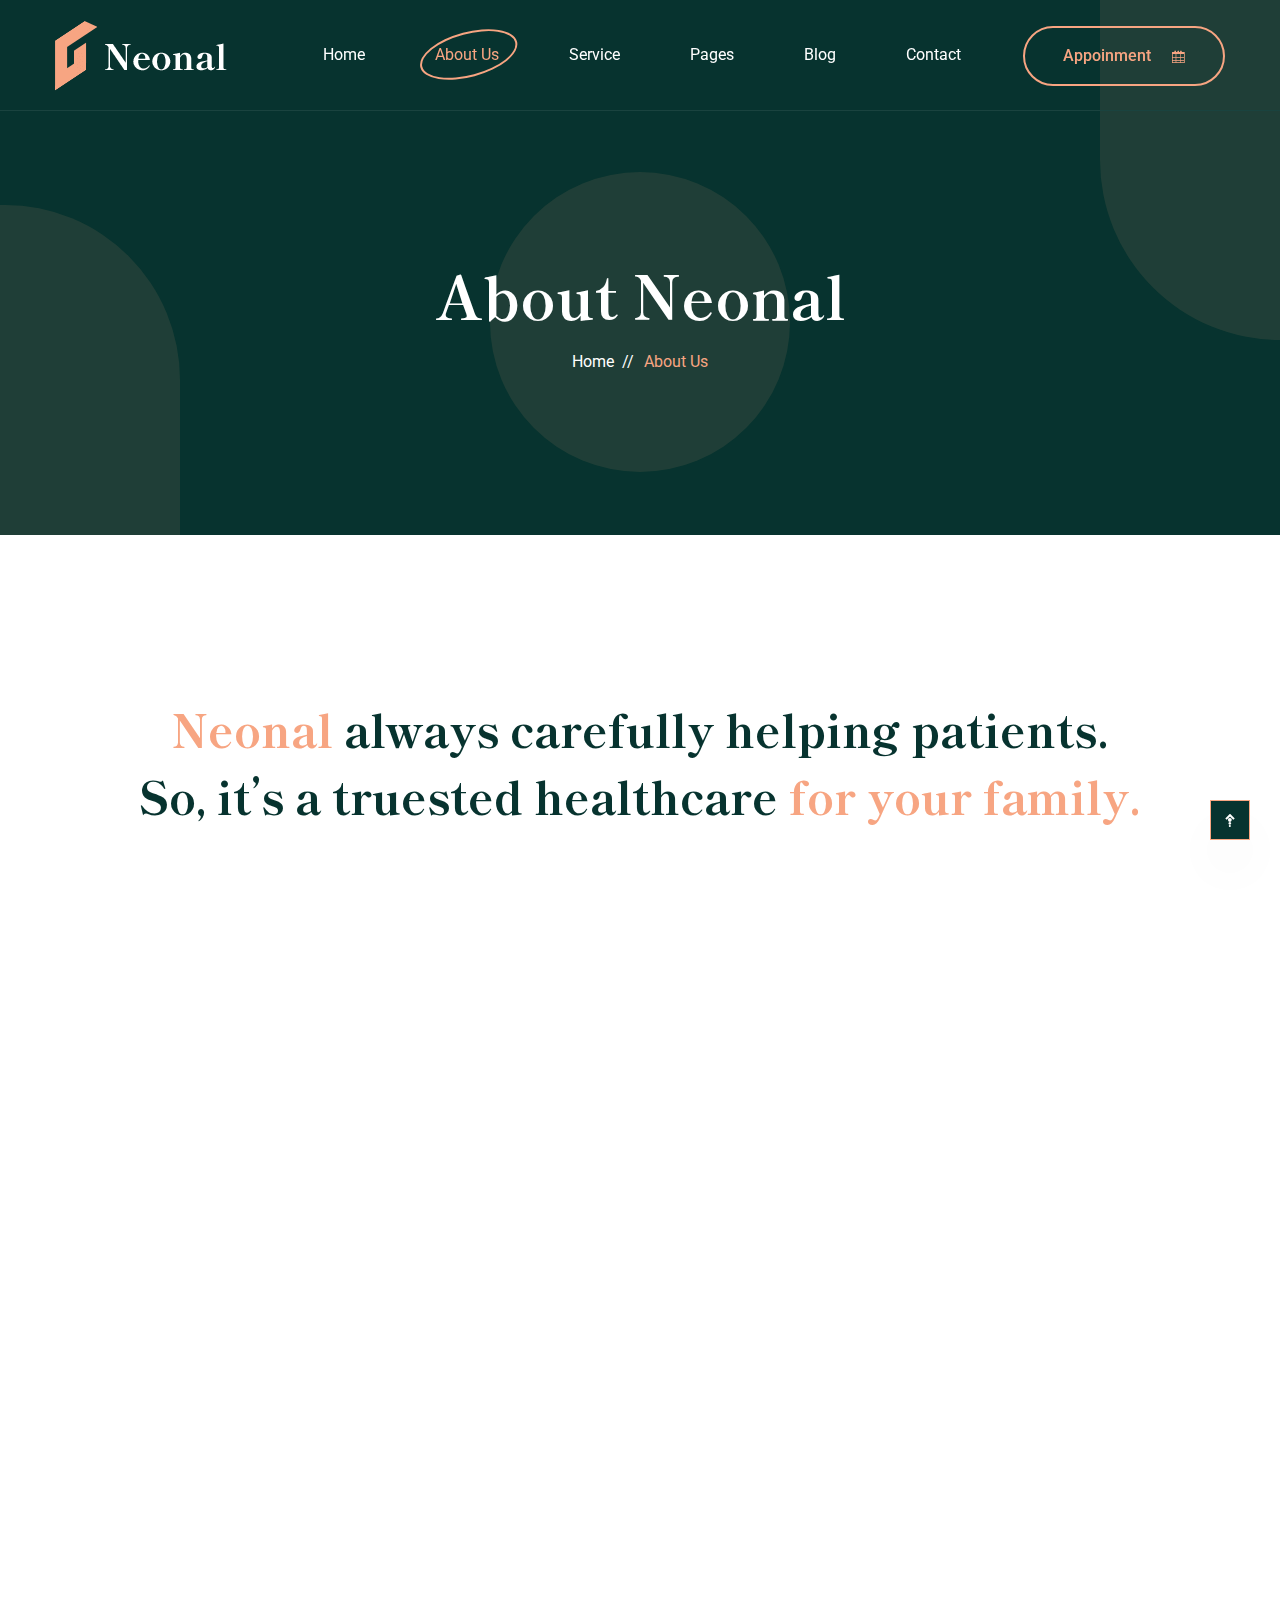
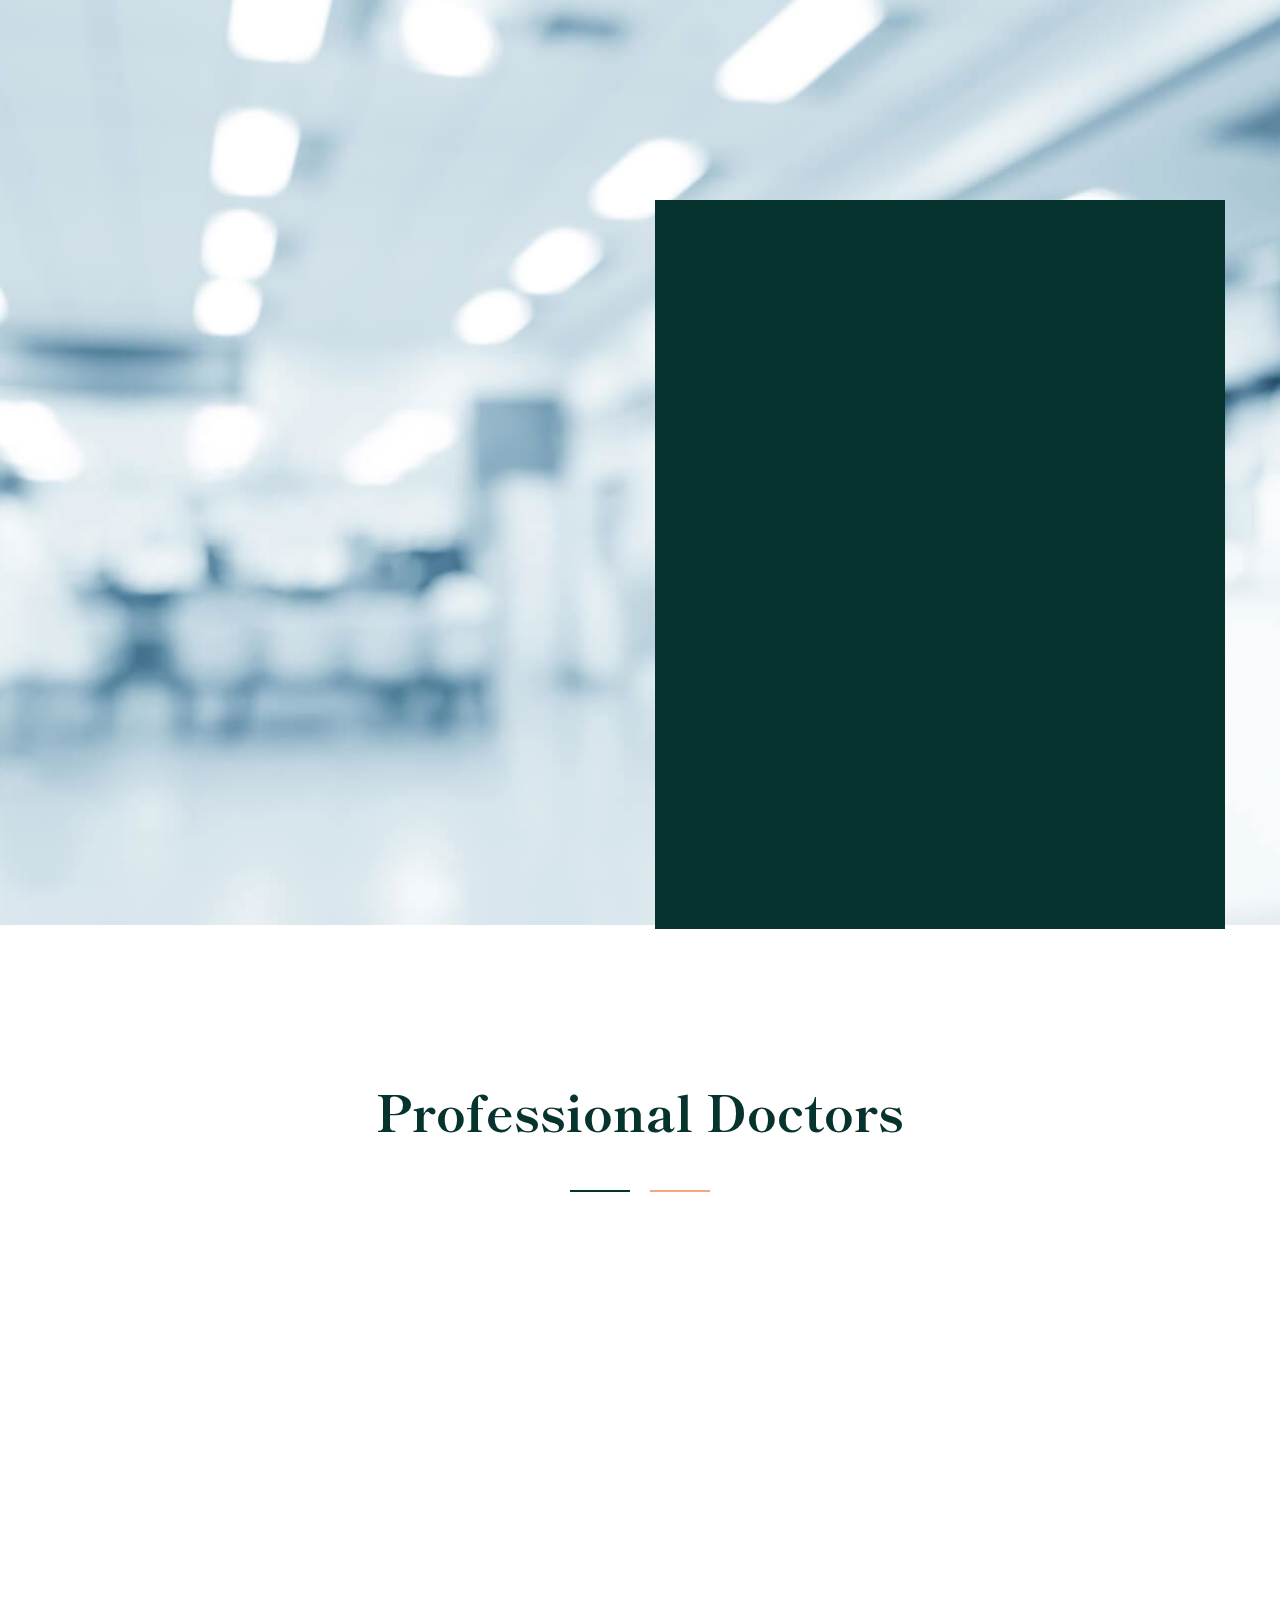
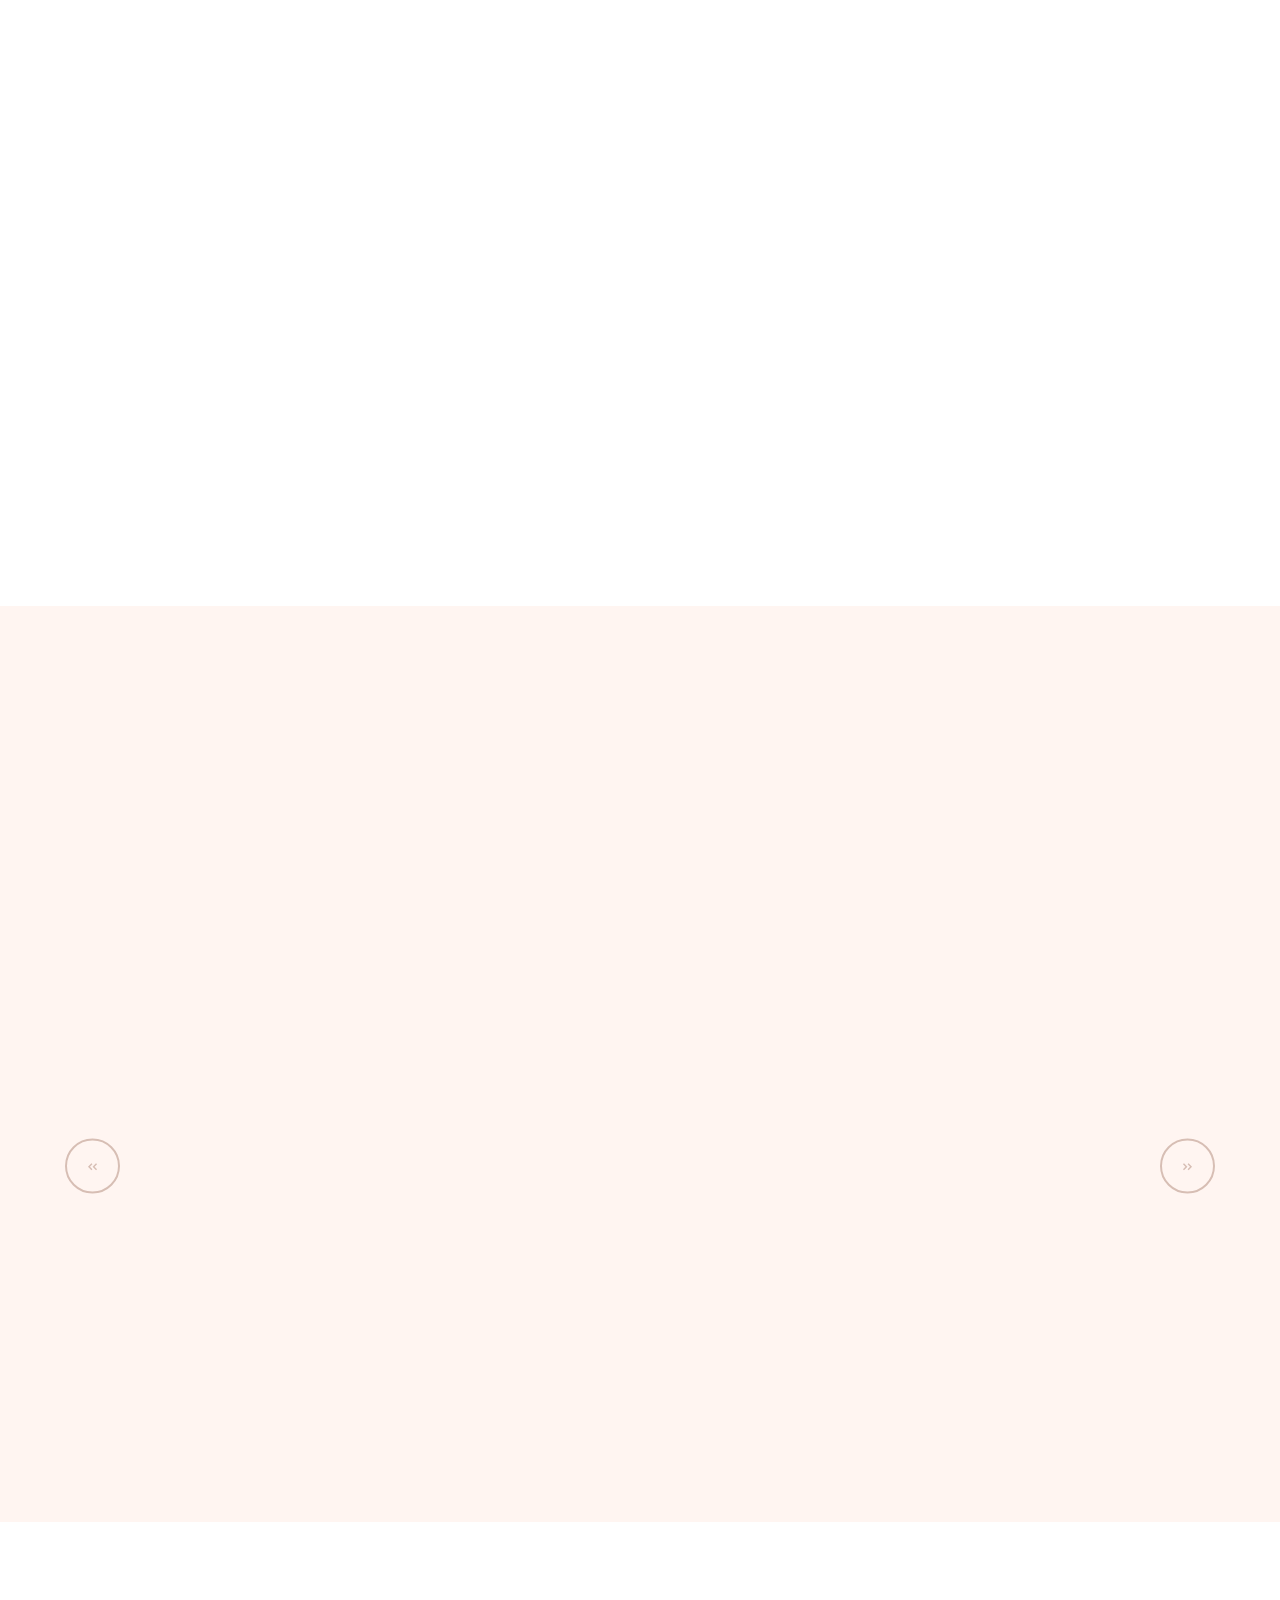
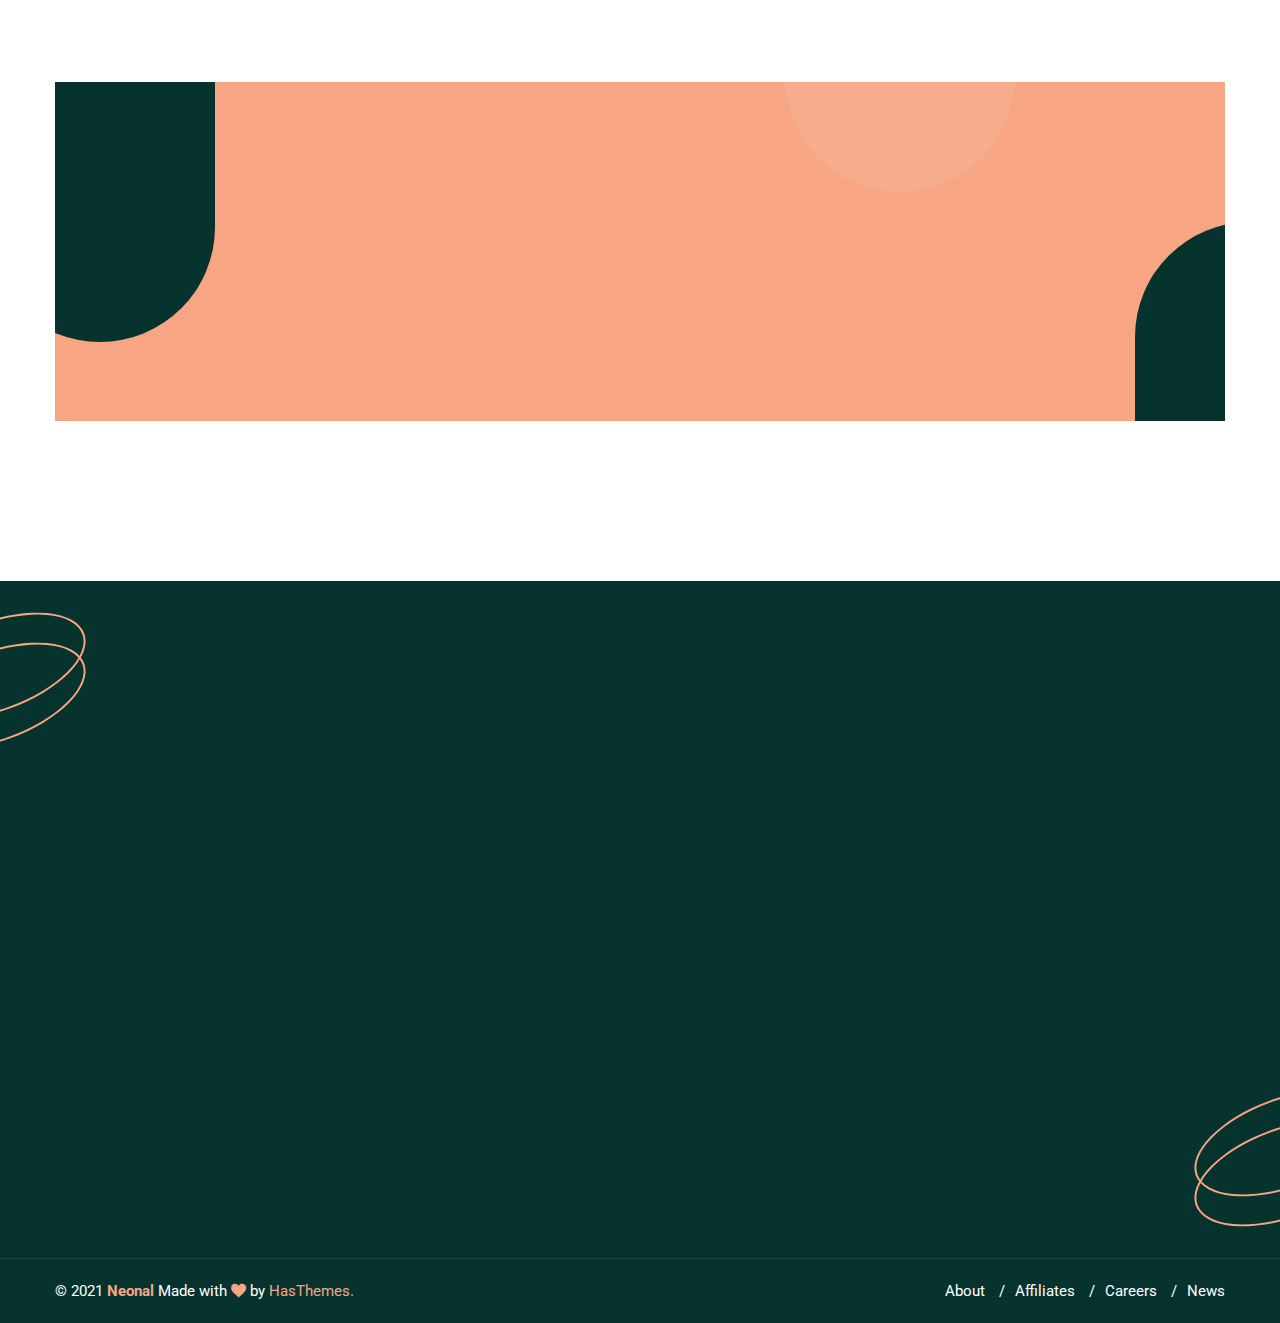
<file: about.html>
<!DOCTYPE html>
<html lang="en">


<!-- Mirrored from htmldemo.net/neonal/neonal/about.html by HTTrack Website Copier/3.x [XR&CO'2014], Wed, 31 Jul 2024 09:48:48 GMT -->
<head>
    <meta charset="UTF-8" />
    <meta name="viewport" content="width=device-width, initial-scale=1.0" />
    <title>Neonal - Medical Service Bootstrap 5 Template</title>

    <!-- Favicons -->
    <link rel="shortcut icon" href="assets/images/favicon.ico">

    <!-- Vendor CSS (Icon Font) -->

    
    <link rel="stylesheet" href="assets/css/vendor/icofont.min.css" />
    <link rel="stylesheet" href="assets/css/vendor/bootstrap.min.css" /> 
   

    <!-- Plugins CSS (All Plugins Files) -->

    
    <link rel="stylesheet" href="assets/css/plugins/swiper-bundle.min.css" />
    <link rel="stylesheet" href="assets/css/plugins/animate.min.css" />
    <link rel="stylesheet" href="assets/css/plugins/aos.min.css" />
    <link rel="stylesheet" href="assets/css/plugins/splitting.min.css" />
    <link rel="stylesheet" href="assets/css/plugins/nice-select.min.css" />
    <link rel="stylesheet" href="assets/css/plugins/jquery-ui.min.css" />
    <link rel="stylesheet" href="assets/css/plugins/magnific-popup-min.css" /> 
   

    <!-- Use the minified version files listed below for better performance and remove the files listed above -->

    
    <!-- <link rel="stylesheet" href="assets/css/vendor/vendor.min.css">
    <link rel="stylesheet" href="assets/css/plugins/plugins.min.css">
    <link rel="stylesheet" href="assets/css/style.min.css">   -->


    <!-- Main Style CSS -->

    
    <link rel="stylesheet" href="assets/css/style.css" /> 
   

</head>

<body>

    <!-- Header Section Start -->
    <div class="header">
        <div class="sticky-header">
            <div class="header-container container">
                <div class="header-wrapper">

                    <!-- Header Logo Start -->
                    <div class="header-logo">
                        <a href="index.html"><img src="assets/images/logo/logo.png" alt="Logo"></a>
                    </div>
                    <!-- Header Logo End -->

                    <!-- Header Menu Start -->
                    <div class="main-menu d-none d-lg-flex">
                        <ul>
                            <li><a href="index.html">Home</a></li>
                            <li><a class="active" href="about.html">About Us</a></li>
                            <li class="has-children"><a href="service-details.html">Service</a></li>
                            <li class="has-children">
                                <a href="#">Pages</a>
                                <ul class="sub-menu">
                                    <li><a href="gallery.html">Gallery</a></li>
                                    <li><a href="error-404.html">Error 404</a></li>
                                    <li><a href="faq.html">FAQ</a></li>
                                </ul>
                            </li>
                            <li class="has-children">
                                <a href="#">Blog</a>
                                <ul class="sub-menu">
                                    <li><a href="blog-grid.html">Blog Grid</a></li>
                                    <li><a href="blog-details.html">Blog Details</a></li>
                                    <li><a href="blog-details-sidebar.html">Blog Details Sidebar</a></li>
                                </ul>
                            </li>
                            <li><a href="contact.html">Contact</a></li>
                        </ul>
                    </div>
                    <!-- Header Menu End -->

                    <!-- Header Actions Start -->
                    <div class="header-actions">

                        <!-- Appoinment Button Start -->
                        <div class="appoinment-button">
                            <a href="contact.html" class="btn btn-outline-success btn-hover-success">Appoinment<i class="icofont-calendar"></i></a>
                        </div>
                        <!-- Appoinment Button End -->

                        <!-- Mobile Menu Hambarger Action Button Start -->
                        <a class="header-action-btn header-action-btn-menu d-lg-none d-md-flex" href="#/">
                            <i class="icofont-navigation-menu"></i>
                        </a>
                        <!-- Mobile Menu Hambarger Action Button End -->

                    </div>
                    <!-- Header Actions End -->

                </div>
            </div>
        </div>
    </div>
    <!-- Header Section End -->

    <!-- Breadcrumb Section Start -->
    <div class="section breadcrumb-section bg-name-primary">
        <div class="layer shape-1"></div>
        <div class="container section-padding">
            <div class="row">
                <div class="col-12 align-items-center text-center">
                    <!-- Breadcrumb Wrapper Start -->
                    <div class="breadcrumb-wrapper">
                        <h1 class="title">About Neonal</h1>
                        <ul class="breadcrumb-list">
                            <li><a href="index.html">Home</a></li>
                            <li>About Us</li>
                        </ul>
                    </div>
                    <!-- Breadcrumb Wrapper End -->
                </div>
            </div>
        </div>
    </div>
    <!-- Breadcrumb Section End -->

    <!-- Service Section Start -->
    <div class="section section-margin">
        <div class="custom-large-container container">
            <div class="row m-b-n30">
                <div class="col-12" data-aos="fade-up" data-aos-duration="1100">
                    <div class="service-long-title text-center">
                        <h2 class="title"> <span class="text-style" data-splitting data-aos="zoom-in" data-aos-duration="2000">Neonal</span> always carefully helping patients. <br> So, it’s a truested healthcare <span class="text-style word-wave" data-splitting="words" data-aos="zoom-in" data-aos-duration="2000">for your family.</span></h2>
                    </div>
                </div>

                <div class="col-12 col-lg-6 col-el-4 m-b-30" data-aos="fade-up" data-aos-duration="1100">

                    <!-- Single Service Start -->
                    <div class="single-service">

                        <!-- Single Service Thumb Start -->
                        <div class="single-service-thumb">
                            <div class="rotate-around success">
                                <span></span>
                            </div>
                            <img src="assets/images/icon/3.png" alt="Icon">
                        </div>
                        <!-- Single Service Thumb End -->

                        <!-- Single Service Thumb Start -->
                        <div class="single-service-title">
                            <h2 class="title"><a href="service-details.html">Professional Staff</a></h2>
                        </div>
                        <!-- Single Service Thumb End -->
                    </div>
                    <!-- Single Service End -->

                </div>

                <div class="col-12 col-lg-6 col-el-4 m-b-30" data-aos="fade-up" data-aos-duration="1200">

                    <!-- Single Service Start -->
                    <div class="single-service">

                        <!-- Single Service Thumb Start -->
                        <div class="single-service-thumb">
                            <div class="rotate-around success">
                                <span></span>
                            </div>
                            <img src="assets/images/icon/4.png" alt="Icon">
                        </div>
                        <!-- Single Service Thumb End -->

                        <!-- Single Service Thumb Start -->
                        <div class="single-service-title">
                            <h2 class="title"><a href="service-details.html">Affordable Prices</a></h2>
                        </div>
                        <!-- Single Service Thumb End -->
                    </div>
                    <!-- Single Service End -->

                </div>

                <div class="col-12 col-lg-6 col-el-4 m-b-30" data-aos="fade-up" data-aos-duration="1300">

                    <!-- Single Service Start -->
                    <div class="single-service">

                        <!-- Single Service Thumb Start -->
                        <div class="single-service-thumb">
                            <div class="rotate-around success">
                                <span></span>
                            </div>
                            <img src="assets/images/icon/5.png" alt="Icon">
                        </div>
                        <!-- Single Service Thumb End -->

                        <!-- Single Service Thumb Start -->
                        <div class="single-service-title">
                            <h2 class="title"><a href="service-details.html">Insurance Partners</a></h2>
                        </div>
                        <!-- Single Service Thumb End -->
                    </div>
                    <!-- Single Service End -->

                </div>

                <div class="col-12 col-lg-6 col-el-4 m-b-30" data-aos="fade-up" data-aos-duration="1400">

                    <!-- Single Service Start -->
                    <div class="single-service">

                        <!-- Single Service Thumb Start -->
                        <div class="single-service-thumb">
                            <div class="rotate-around success">
                                <span></span>
                            </div>
                            <img src="assets/images/icon/6.png" alt="Icon">
                        </div>
                        <!-- Single Service Thumb End -->

                        <!-- Single Service Thumb Start -->
                        <div class="single-service-title">
                            <h2 class="title"><a href="service-details.html">24/07 Support</a></h2>
                        </div>
                        <!-- Single Service Thumb End -->
                    </div>
                    <!-- Single Service End -->

                </div>

                <div class="col-12 col-lg-6 col-el-4 m-b-30" data-aos="fade-up" data-aos-duration="1500">

                    <!-- Single Service Start -->
                    <div class="single-service">

                        <!-- Single Service Thumb Start -->
                        <div class="single-service-thumb">
                            <div class="rotate-around success">
                                <span></span>
                            </div>
                            <img src="assets/images/icon/7.png" alt="Icon">
                        </div>
                        <!-- Single Service Thumb End -->

                        <!-- Single Service Thumb Start -->
                        <div class="single-service-title">
                            <h2 class="title"><a href="service-details.html">Emergency Service</a></h2>
                        </div>
                        <!-- Single Service Thumb End -->
                    </div>
                    <!-- Single Service End -->

                </div>

                <div class="col-12 col-lg-6 col-el-4 m-b-30" data-aos="fade-up" data-aos-duration="1600">

                    <!-- Single Service Start -->
                    <div class="single-service">

                        <!-- Single Service Thumb Start -->
                        <div class="single-service-thumb">
                            <div class="rotate-around success">
                                <span></span>
                            </div>
                            <img src="assets/images/icon/8.png" alt="Icon">
                        </div>
                        <!-- Single Service Thumb End -->

                        <!-- Single Service Thumb Start -->
                        <div class="single-service-title">
                            <h2 class="title"><a href="service-details.html">Online Consultancy</a></h2>
                        </div>
                        <!-- Single Service Thumb End -->
                    </div>
                    <!-- Single Service End -->

                </div>
            </div>
        </div>
    </div>
    <!-- Service Section End -->

    <!-- About Section Start -->
    <div class="section about-bg">
        <div class="container">
            <div class="row">
                <div class="col-12">

                    <!-- About Wrapper Start -->
                    <div class="about-wrapper">

                        <!-- Content Left Side Start -->
                        <div class="content-left-side about-left-side bg-name-success" data-aos="fade-up" data-aos-duration="1100">
                            <h2 class="title">Neonal medical care have 35 years of experience.</h2>
                            <span></span>
                            <p>Lorem Ipsum is simply dummy text they are printing typesetting has been the standard.</p>
                        </div>
                        <!-- Content Left Side End -->

                        <!-- About Right Side Start -->
                        <div class="about-right-side bg-name-primary">
                            <div class="single-about" data-aos="fade-up" data-aos-duration="1100">
                                <div class="icon-title">
                                    <div class="icon">
                                        <img src="assets/images/icon/1.png" alt="About Icon">
                                    </div>
                                    <h4 class="title">Our Mission</h4>
                                </div>
                                <p>Lorem Ipsum is simply dummy text the printing and typesetting industry. Lorem Ipsum has been industry's standard dummy text ever since the 1500s, when an unknown printer took a galley of type and scrambled it to make.</p>
                            </div>
                            <div class="single-about border-0 m-0 p-0" data-aos="fade-up" data-aos-duration="1300">
                                <div class="icon-title">
                                    <div class="icon">
                                        <img src="assets/images/icon/2.png" alt="About Icon">
                                    </div>
                                    <h4 class="title">Our Vission</h4>
                                </div>
                                <p>Lorem Ipsum is simply dummy text the printing and typesetting industry. Lorem Ipsum has been industry's standard dummy text ever since the 1500s, when an unknown printer took a galley of type and scrambled it to make.</p>
                            </div>
                        </div>
                        <!-- About Right Side End -->

                    </div>
                    <!-- About Wrapper End -->

                </div>
            </div>
        </div>
    </div>
    <!-- About Section End -->

    <!-- Team Section Start -->
    <div class="section section-padding">
        <div class="container">
            <div class="row">
                <div class="col-12 aos-init aos-animate" data-aos="fade-up" data-aos-duration="1500">
                    <div class="section-title text-center">
                        <h2 class="title">Professional Doctors</h2>
                        <div class="border-wrap">
                            <span class="title-border border-color-1"></span>
                            <span class="title-border border-color-2"></span>
                        </div>
                    </div>
                </div>
            </div>
            <div class="row align-items-center  m-b-n30">

                <div class="col-lg-6 m-b-30" data-aos="fade-up" data-aos-duration="2400">

                    <!-- Single Team Start -->
                    <div class="single-team team-bg-seashell">

                        <!-- Team Thumb Start -->
                        <div class="team-thumb">
                            <img class="fit-image" src="assets/images/team/1.jpg" alt="Team Image">
                        </div>
                        <!-- Team Thumb End -->

                        <!-- Team Content Start -->
                        <div class="team-content">
                            <h2 class="title">Ronald Hudson</h2>
                            <h4 class="subtitle">Cardiology Specialist</h4>
                            <p>Lorem Ipsum simply dummy text printing and typesetng industry has been industryS standard.</p>
                            <div class="social-share">
                                <span class="social-title">Follow Now:</span>
                                <ul>
                                    <li><a href="#/"><i class="icofont-facebook"></i></a></li>
                                    <li><a href="#/"><i class="icofont-twitter"></i></a></li>
                                    <li><a href="#/"><i class="icofont-github"></i></a></li>
                                </ul>
                            </div>
                        </div>
                        <!-- Team Content End -->

                    </div>
                    <!-- Single Team End -->

                </div>

                <div class="col-lg-6 m-b-30" data-aos="fade-up" data-aos-duration="2400">

                    <!-- Single Team Start -->
                    <div class="single-team team-bg-seashell">

                        <!-- Team Thumb Start -->
                        <div class="team-thumb">
                            <img class="fit-image" src="assets/images/team/2.jpg" alt="Team Image">
                        </div>
                        <!-- Team Thumb End -->

                        <!-- Team Content Start -->
                        <div class="team-content">
                            <h2 class="title">Willene Whited</h2>
                            <h4 class="subtitle">Cardiology Specialist</h4>
                            <p>Lorem Ipsum simply dummy text printing and typesetng industry has been industryS standard.</p>
                            <div class="social-share">
                                <span class="social-title">Follow Now:</span>
                                <ul>
                                    <li><a href="#/"><i class="icofont-facebook"></i></a></li>
                                    <li><a href="#/"><i class="icofont-twitter"></i></a></li>
                                    <li><a href="#/"><i class="icofont-github"></i></a></li>
                                </ul>
                            </div>
                        </div>
                        <!-- Team Content End -->

                    </div>
                    <!-- Single Team End -->

                </div>

                <div class="col-lg-6 m-b-30" data-aos="fade-up" data-aos-duration="2400">

                    <!-- Single Team Start -->
                    <div class="single-team team-bg-seashell">

                        <!-- Team Thumb Start -->
                        <div class="team-thumb">
                            <img class="fit-image" src="assets/images/team/3.jpg" alt="Team Image">
                        </div>
                        <!-- Team Thumb End -->

                        <!-- Team Content Start -->
                        <div class="team-content">
                            <h2 class="title">Magali Mcintire</h2>
                            <h4 class="subtitle">Cardiology Specialist</h4>
                            <p>Lorem Ipsum simply dummy text printing and typesetng industry has been industryS standard.</p>
                            <div class="social-share">
                                <span class="social-title">Follow Now:</span>
                                <ul>
                                    <li><a href="#/"><i class="icofont-facebook"></i></a></li>
                                    <li><a href="#/"><i class="icofont-twitter"></i></a></li>
                                    <li><a href="#/"><i class="icofont-github"></i></a></li>
                                </ul>
                            </div>
                        </div>
                        <!-- Team Content End -->

                    </div>
                    <!-- Single Team End -->

                </div>

                <div class="col-lg-6 m-b-30" data-aos="fade-up" data-aos-duration="2400">

                    <!-- Single Team Start -->
                    <div class="single-team team-bg-seashell">

                        <!-- Team Thumb Start -->
                        <div class="team-thumb">
                            <img class="fit-image" src="assets/images/team/4.jpg" alt="Team Image">
                        </div>
                        <!-- Team Thumb End -->

                        <!-- Team Content Start -->
                        <div class="team-content">
                            <h2 class="title">Alease England</h2>
                            <h4 class="subtitle">Cardiology Specialist</h4>
                            <p>Lorem Ipsum simply dummy text printing and typesetng industry has been industryS standard.</p>
                            <div class="social-share">
                                <span class="social-title">Follow Now:</span>
                                <ul>
                                    <li><a href="#/"><i class="icofont-facebook"></i></a></li>
                                    <li><a href="#/"><i class="icofont-twitter"></i></a></li>
                                    <li><a href="#/"><i class="icofont-github"></i></a></li>
                                </ul>
                            </div>
                        </div>
                        <!-- Team Content End -->

                    </div>
                    <!-- Single Team End -->

                </div>

            </div>
        </div>
    </div>
    <!-- Team Section End -->

    <!-- Testimonial Section Start -->
    <div class="section section-padding bg-name-seashell">
        <div class="container">
            <div class="row">
                <div class="col-12" data-aos="fade-up" data-aos-duration="1500">
                    <div class="section-title text-center">
                        <h2 class="title">Patients Talk About Us</h2>
                        <div class="border-wrap">
                            <span class="title-border border-color-1"></span>
                            <span class="title-border border-color-2"></span>
                        </div>
                    </div>
                </div>

                <div class="col-12 text-center">

                    <!-- Testimonial Carousel Start -->
                    <div class="testimonial-carousel swiper-container">

                        <div class="swiper-wrapper">

                            <div class="swiper-slide">

                                <!-- Single Testimonial Start -->
                                <div class="single-testimonial">

                                    <!-- Testimonial Thumb Start -->
                                    <div class="testimonial-thumb" data-aos="fade-up" data-aos-duration="1500">
                                        <img src="assets/images/person/testimonial-1.png" alt="Testimonial Image">
                                        <div class="thumb-quote">
                                            <i class="icofont-quote-left"></i>
                                        </div>
                                    </div>
                                    <!-- Testimonial Thumb End -->

                                    <!-- Testimonial Content Start -->
                                    <div class="testimonial-content" data-aos="fade-up" data-aos-duration="2500">
                                        <p>Lorem Ipsum has been the industry's standard dummy text ever since the 1500s, when an unknown printer took a galley of type and scrambled it to make type specimen book has survived not only five centuries.</p>
                                        <span></span>
                                        <h3 class="title">Ricardo Massey</h3>
                                        <div class="subtitle">Web Developer</div>
                                    </div>
                                    <!-- Testimonial Content End -->

                                </div>
                                <!-- Single Testimonial End -->

                            </div>

                        </div>

                        <div class="testimonial-nav-button">
                            <div class="swiper-nav-button swiper-button-prev d-flex"><i class="icofont-double-left"></i></div>
                            <div class="swiper-nav-button swiper-button-next d-flex"><i class="icofont-double-right"></i></div>
                        </div>

                    </div>
                    <!-- Testimonial Carousel End -->

                </div>
            </div>
        </div>
    </div>
    <!-- Testimonial Section End -->

    <!-- Appoinment Section Start -->
    <div class="section section-margin">
        <div class="container">
            <div class="row">
                <div class="col-lg-12 align-items-center">
                    <div class="appoinment-section bg-name-success">
                        <div class="layer-4 shape-5"></div>
                        <div class="layer-4 shape-6"></div>
                        <div class="layer-4 shape-7"></div>
                        <div class="appoinment-wrapper">
                            <div class="appoinment-content" data-aos="fade-up" data-aos-duration="1500">
                                <h2 class="title">You can contact for appoinment.</h2>
                            </div>
                            <div class="appoinment-info-wrapper">
                                <div class="contact-info" data-aos="flip-left" data-aos-duration="2000">
                                    <div class="icon-box">
                                        <i class="round-shape round-shape-negative icofont-ui-call"></i>
                                    </div>
                                    <div class="info">
                                        <h5 class="title">Call us:</h5>
                                        <a class="number" href="tel:+0089458648">+00 89 458 648</a>
                                    </div>
                                </div>
                                <div class="contact-info" data-aos="flip-right" data-aos-duration="2000">
                                    <div class="icon-box">
                                        <i class="round-shape icofont-envelope-open"></i>
                                    </div>
                                    <div class="info">
                                        <h5 class="title">Email us:</h5>
                                        <a class="number" href="mailto:neonal@gmail.com">neonal@gmail.com</a>
                                    </div>
                                </div>
                            </div>
                        </div>
                    </div>

                </div>
            </div>
        </div>
    </div>
    <!-- Appoinment Section End -->

    <!-- Footer Section Start -->
    <footer class="section footer-section">
        <!-- Footer Top Start -->
        <div class="footer-top bg-name-primary section-padding">
            <!-- Shape Start -->
            <div class="footer-shape-left layer-shape"></div>
            <div class="footer-shape-right layer-shape"></div>
            <!-- Shape End -->
            <div class="container">
                <div class="row m-b-n40">
                    <div class="col-12 col-md-6 col-lg-3 col-xl-4 m-b-40" data-aos="fade-up" data-aos-duration="1000">
                        <div class="single-footer-widget">
                            <div class="footer-logo m-b-20">
                                <a href="index.html"><img src="assets/images/logo/logo.png" alt="Logo"></a>
                            </div>
                            <p class="desc-content m-b-35">Lorem Ipsum is simply dummy text of the printing and typesetting industry.has been since the printer took.</p>
                            <div class="appoinment-button">
                                <a href="contact.html" class="btn btn-outline-success btn-hover-success">Appoinment<i class="icofont-calendar"></i></a>
                            </div>
                        </div>
                    </div>
                    <div class="col-sm-6 col-md-6 col-lg-2 col-xl-2 m-b-40" data-aos="fade-up" data-aos-duration="1500">
                        <div class="single-footer-widget">
                            <h4 class="widget-title">Quick Links</h4>
                            <ul class="widget-list">
                                <li><a href="about.html"><i class="icofont-plus"></i> About Us</a></li>
                                <li><a href="service.html"><i class="icofont-plus"></i> Service</a></li>
                                <li><a href="contact.html"><i class="icofont-plus"></i> Doctors</a></li>
                                <li><a href="contact.html"><i class="icofont-plus"></i> Departments</a></li>
                                <li><a href="contact.html"><i class="icofont-plus"></i> Online Payment</a></li>
                                <li><a href="contact.html"><i class="icofont-plus"></i> Contact Us</a></li>
                                <li><a href="account.html"><i class="icofont-plus"></i> My Account</a></li>
                            </ul>
                        </div>
                    </div>
                    <div class="col-sm-6 col-md-6 col-lg-3 col-xl-2 m-b-40" data-aos="fade-up" data-aos-duration="2000">
                        <div class="single-footer-widget single-footer-space-left">
                            <h4 class="widget-title">Neonal Services</h4>
                            <ul class="widget-list">
                                <li><a href="contact.html"><i class="icofont-plus"></i> Pediatric Clinic</a></li>
                                <li><a href="contact.html"><i class="icofont-plus"></i> Diagnosis Clinic</a></li>
                                <li><a href="contact.html"><i class="icofont-plus"></i> Cardiac Clinic</a></li>
                                <li><a href="contact.html"><i class="icofont-plus"></i> Laboratory Analysis</a></li>
                                <li><a href="contact.html"><i class="icofont-plus"></i> Gynecological Clinic</a></li>
                                <li><a href="contact.html"><i class="icofont-plus"></i> Personal Counseling</a></li>
                                <li><a href="contact.html"><i class="icofont-plus"></i> Dental Clinic</a></li>
                            </ul>
                        </div>
                    </div>
                    <div class="col-12 col-md-6 col-lg-4 col-xl-4 d-flex justify-content-lg-end m-b-40" data-aos="fade-up" data-aos-duration="2500">
                        <div class="single-footer-widget">
                            <h4 class="widget-title">Working Hours</h4>
                            <ul class="widget-list table-list">
                                <li>
                                    <span>Monday</span>
                                    <span class="table-list-middle">-</span>
                                    <span>10 am to 07 pm</span>
                                </li>
                                <li>
                                    <span>Tuesday</span>
                                    <span class="table-list-middle">-</span>
                                    <span>10 am to 07 pm</span>
                                </li>
                                <li>
                                    <span>Wednesday</span>
                                    <span class="table-list-middle">-</span>
                                    <span>10 am to 07 pm</span>
                                </li>
                                <li>
                                    <span>Thursday</span>
                                    <span class="table-list-middle">-</span>
                                    <span>10 am to 07 pm</span>
                                </li>
                                <li>
                                    <span>Friday</span>
                                    <span class="table-list-middle">-</span>
                                    <span>10 am to 07 pm</span>
                                </li>
                                <li>
                                    <span>Satarday</span>
                                    <span class="table-list-middle">-</span>
                                    <span>10 am to 07 pm</span>
                                </li>
                                <li>
                                    <span>Sunday</span>
                                    <span class="table-list-middle">-</span>
                                    <span class="text-color-success">Close</span>
                                </li>
                            </ul>
                        </div>
                    </div>
                </div>
            </div>
        </div>
        <!-- Footer Top End -->

        <!-- Footer Bottom Start -->
        <div class="footer-bottom bg-name-primary p-t-20 p-b-20">
            <div class="container">
                <div class="row m-b-n10">
                    <div class="col-md-6 m-b-10">
                        <div class="copyright-content">
                            <p class="mb-0">© 2021 <strong class="text-color-success">Neonal </strong> Made with <i class="icofont-heart-alt text-color-success"></i> by <a href="https://hasthemes.com/" class="text-color-success">HasThemes.</a></p>
                        </div>
                    </div>
                    <div class="col-md-6 m-b-10">
                        <!-- Footer Menu Start -->
                        <div class="footer-menu">
                            <ul>
                                <li><a href="about.html">About</a></li>
                                <li><a href="about.html">Affiliates</a></li>
                                <li><a href="contact.html">Careers</a></li>
                                <li><a href="blog-details.html">News</a></li>
                            </ul>
                        </div>
                        <!-- Footer Menu End -->
                    </div>
                </div>
            </div>
        </div>
        <!-- Footer Bottom End -->
    </footer>
    <!-- Footer Section End -->

    <!-- Scroll Top Start -->
    <a href="#" class="scroll-top show" id="scroll-top">
        <i class="arrow-top icofont-bubble-up"></i>
        <i class="arrow-bottom icofont-bubble-up"></i>
    </a>
    <!-- Scroll Top End -->

    <!-- Mobile Menu Start -->
    <div class="mobile-menu-wrapper">
        <div class="offcanvas-overlay"></div>

        <!-- Mobile Menu Inner Start -->
        <div class="mobile-menu-inner">

            <!-- Button Close Start -->
            <div class="offcanvas-btn-close">
                <i class="icofont-close-line"></i>
            </div>
            <!-- Button Close End -->

            <!-- Mobile Menu Inner Wrapper Start -->
            <div class="mobile-menu-inner-wrapper">

                <!-- Appoinment Button Start -->
                <div class="appoinment-button">
                    <a href="contact.html" class="btn btn-outline-success btn-hover-success">Appoinment<i class="icofont-calendar"></i></a>
                </div>
                <!-- Appoinment Button End -->

                <!-- Mobile Menu Start -->
                <div class="mobile-navigation">
                    <nav>
                        <ul class="mobile-menu">
                            <li><a href="index.html">Home</a></li>
                            <li><a href="about.html">About Us</a></li>
                            <li><a href="service-details.html">Service</a></li>
                            <li class="has-children">
                                <a href="#">Pages <i class="icofont-dotted-down" aria-hidden="true"></i></a>
                                <ul class="dropdown">
                                    <li><a href="gallery.html">Gallery</a></li>
                                    <li><a href="error-404.html">Error 404</a></li>
                                    <li><a href="faq.html">FAQ</a></li>
                                </ul>
                            </li>
                            <li class="has-children">
                                <a href="#">Blog <i class="icofont-dotted-down" aria-hidden="true"></i></a>
                                <ul class="dropdown">
                                    <li><a href="blog-details.html">Blog Details</a></li>
                                    <li><a href="blog-details-sidebar.html">Blog Details Sidebar</a></li>
                                </ul>
                            </li>
                            <li><a href="contact.html">Contact</a></li>
                        </ul>
                    </nav>
                </div>
                <!-- Mobile Menu End -->

                <!-- Contact Links/Social Links Start -->
                <div class="mt-auto bottom-0">

                    <!-- Contact Links Start -->
                    <ul class="contact-links">
                        <li><i class="icofont-phone"></i><a href="tel:+0123456789"> +012 3456 789</a></li>
                        <li><i class="icofont-envelope-open"></i><a href="mailto:info@example.com"> info@example.com</a></li>
                        <li><i class="icofont-wall-clock"></i> <span>Monday - Sunday 9.00 - 18.00</span> </li>
                    </ul>
                    <!-- Contact Links End -->
                </div>
                <!-- Contact Links/Social Links End -->
            </div>
            <!-- Mobile Menu Inner Wrapper End -->

        </div>
        <!-- Mobile Menu Inner End -->
    </div>
    <!-- Mobile Menu End -->

    <!-- Global Vendor, plugins JS -->

    <!-- Vendor JS -->

    
    <script src="assets/js/vendor/popper.min.js"></script>
    <script src="assets/js/vendor/bootstrap.min.js"></script>
    <script src="assets/js/vendor/jquery-3.6.0.min.js"></script>
    <script src="assets/js/vendor/jquery-migrate-3.3.2.min.js"></script>
    <script src="assets/js/vendor/modernizr-3.11.2.min.js"></script>

    <!-- Plugins JS -->

    
    <script src="assets/js/plugins/aos.min.js"></script>
    <script src="assets/js/plugins/jquery.ajaxchimp.min.js"></script>
    <script src="assets/js/plugins/jquery-ui.min.js"></script>
    <script src="assets/js/plugins/nice-select.min.js"></script>
    <script src="assets/js/plugins/splitting.min.js"></script>
    <script src="assets/js/plugins/isotope.pkgd.min.js"></script>
    <script src="assets/js/plugins/swiper-bundle.min.js"></script>
    <script src="assets/js/plugins/jquery.magnific-popup.min.js"></script> 

    <!-- Use the minified version files listed below for better performance and remove the files listed above -->

    
<!-- <script src="assets/js/vendor.min.js"></script>
    <script src="assets/js/plugins.min.js"></script>   -->
   

    <!--Main JS-->
    <script src="assets/js/main.js"></script>
</body>


<!-- Mirrored from htmldemo.net/neonal/neonal/about.html by HTTrack Website Copier/3.x [XR&CO'2014], Wed, 31 Jul 2024 09:48:50 GMT -->
</html>
</file>
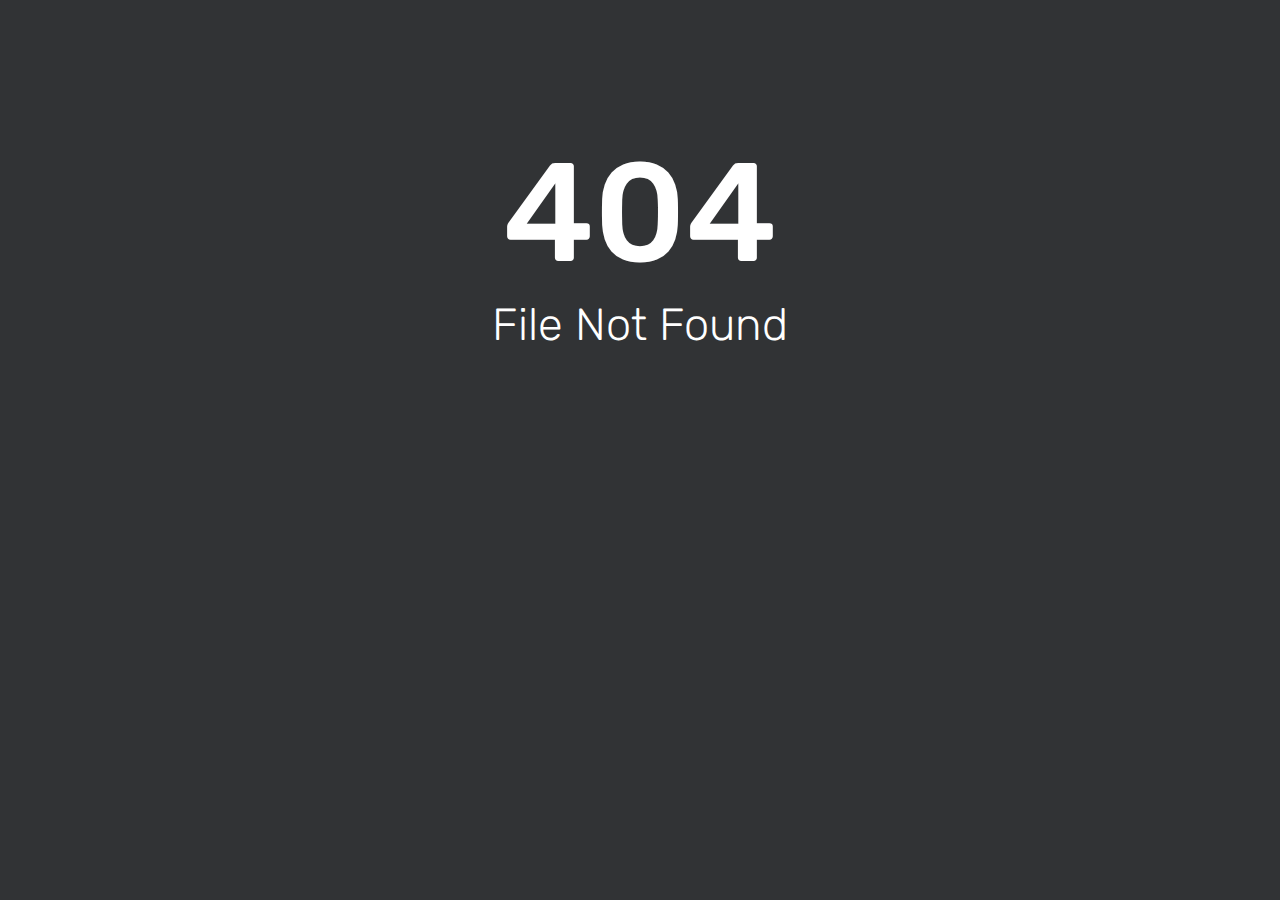
<file: account.html>
<html><head><title>404 - File Not Found</title><link href='//fonts.bunny.net/css?family=Rubik:300,400,500' rel='stylesheet' type='text/css'><style>html, body { width: 100%; margin: 0; padding: 0; text-align: center; font-family: 'Rubik'; background-repeat: no-repeat; background-position: bottom center; background-size: cover; color: white; height: 100%; background-color: #313335; } h1 {margin-bottom: 0px;font-weight: bold;font-size: 140px;font-weight: 500;padding-top: 130px;margin-bottom: -35px;}h2 {font-size: 45px;color: white; font-weight: 200;}</style></head><body><div id='content'><h1 style='margin-bottom: -35px;'>404</h1><h2>File Not Found</h2></div></body></html>
</file>
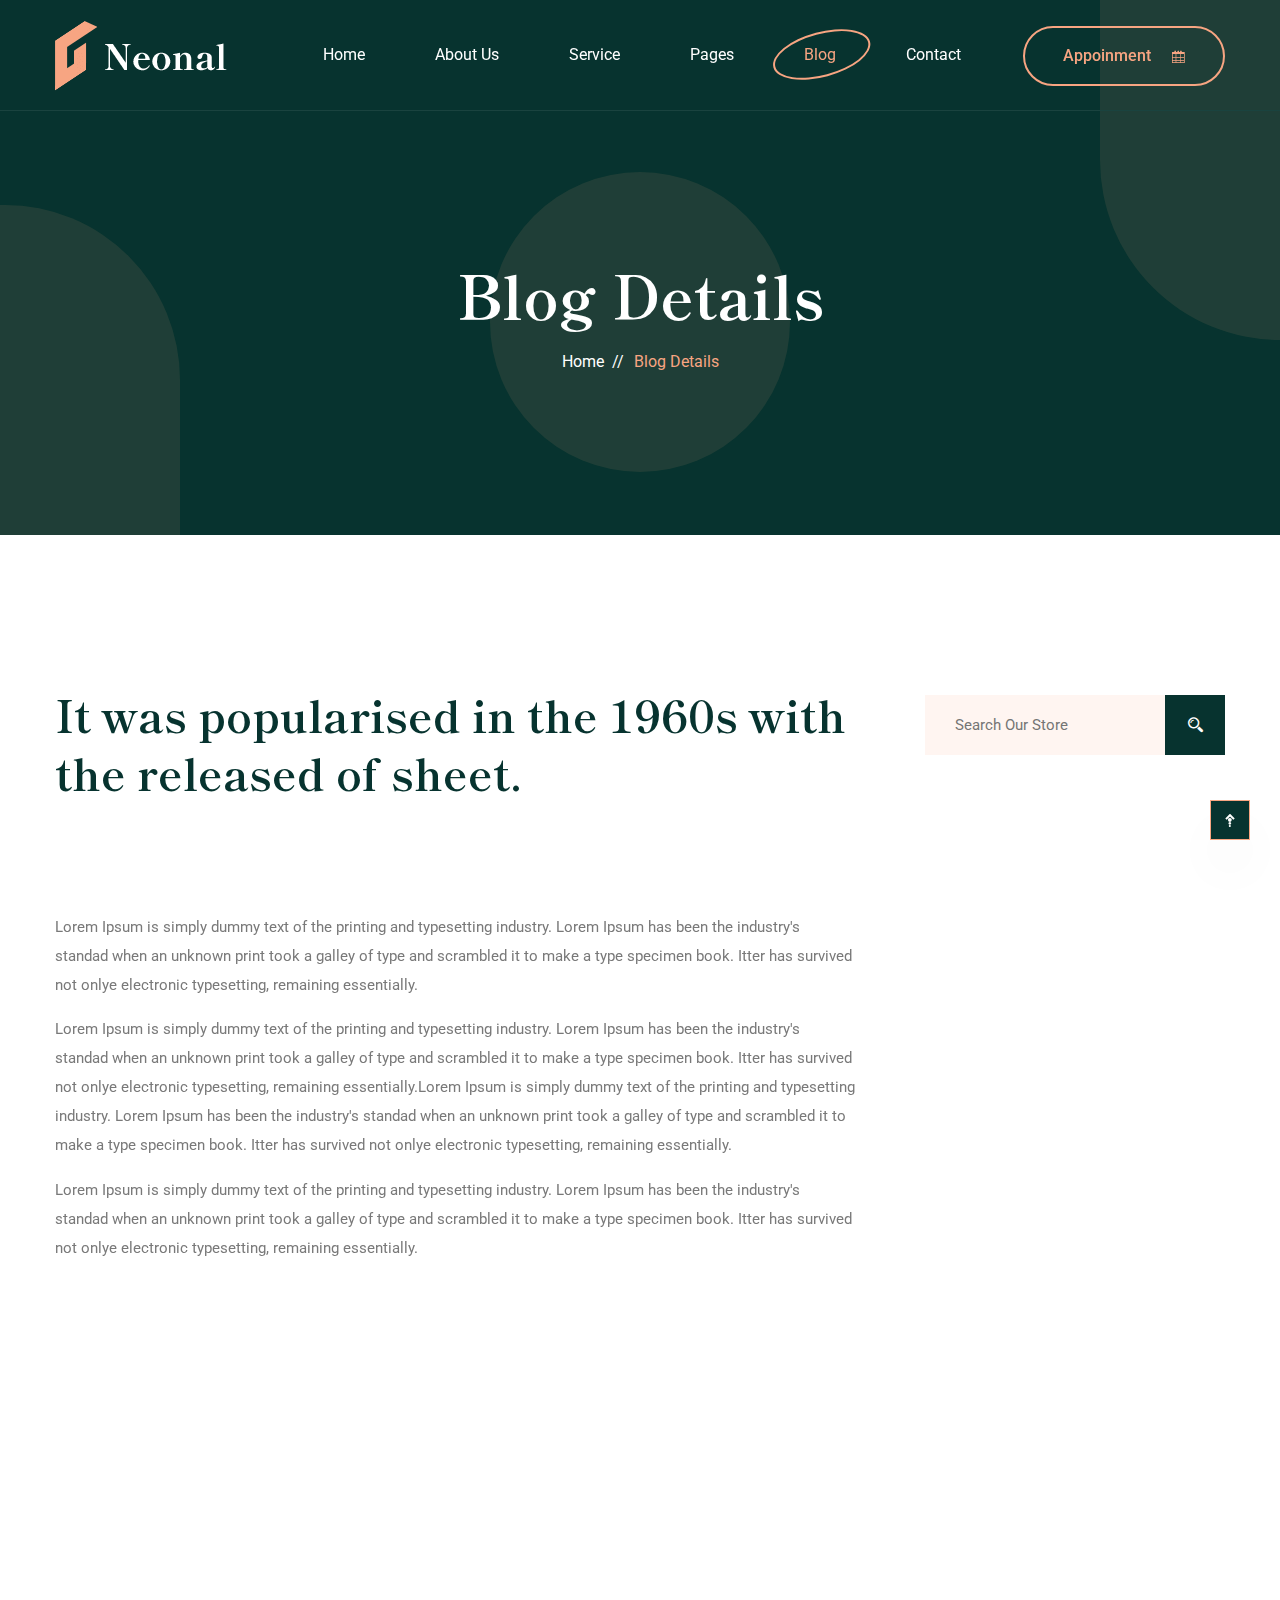
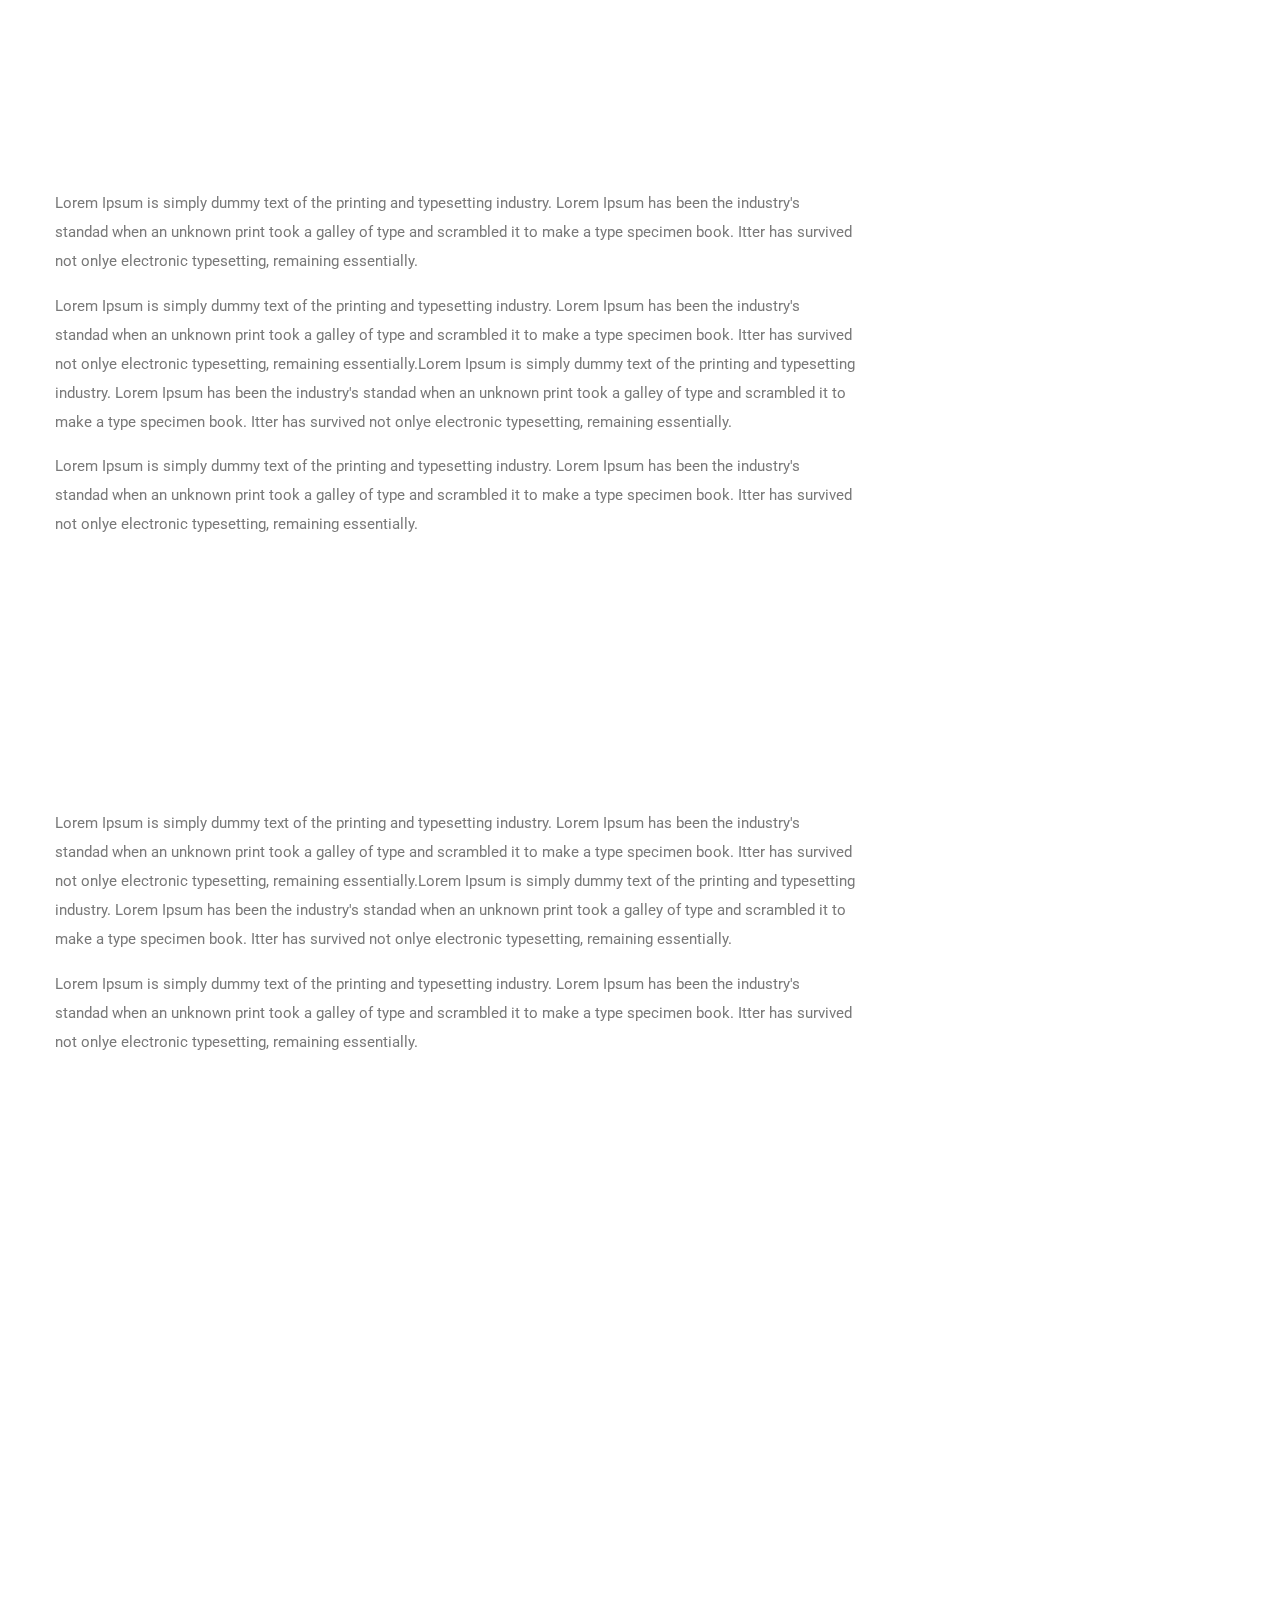
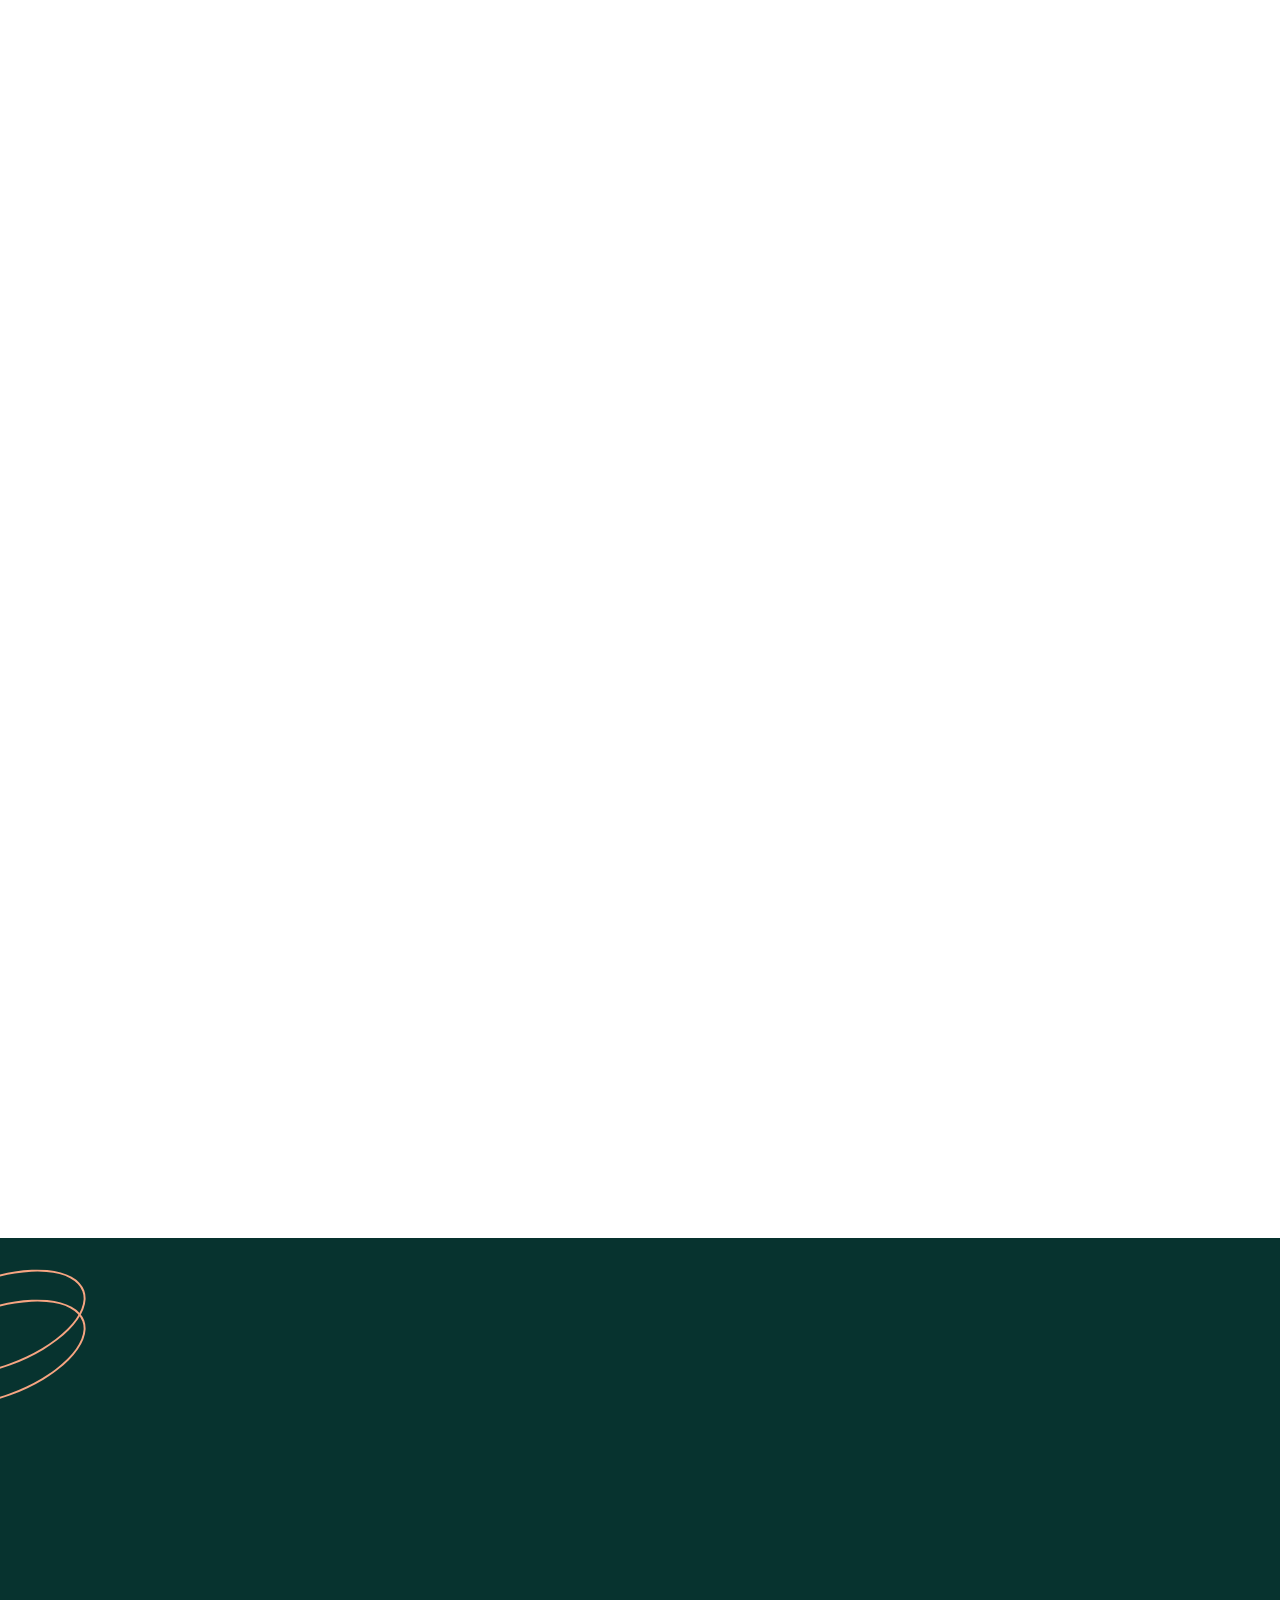
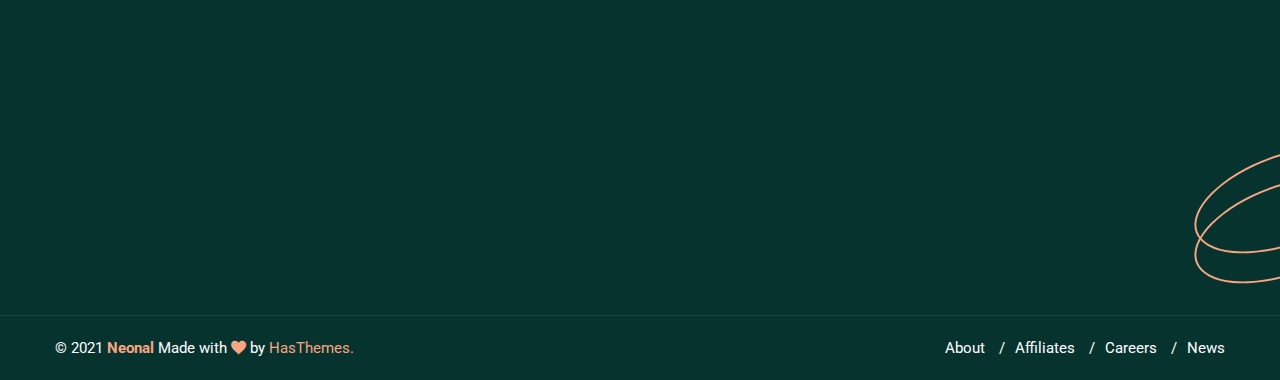
<file: blog-details-sidebar.html>
<!DOCTYPE html>
<html lang="en">

    
<!-- Mirrored from htmldemo.net/neonal/neonal/blog-details-sidebar.html by HTTrack Website Copier/3.x [XR&CO'2014], Wed, 31 Jul 2024 09:49:03 GMT -->
<head>
        <meta charset="UTF-8" />
        <meta name="viewport" content="width=device-width, initial-scale=1.0" />
        <title>Neonal - Medical Service Bootstrap 5 Template</title>
    
        <!-- Favicons -->
        <link rel="shortcut icon" href="assets/images/favicon.ico">
    
        <!-- Vendor CSS (Icon Font) -->
    
         
        <link rel="stylesheet" href="assets/css/vendor/icofont.min.css" />
        <link rel="stylesheet" href="assets/css/vendor/bootstrap.min.css" /> 
    
        <!-- Plugins CSS (All Plugins Files) -->
    
 
        <link rel="stylesheet" href="assets/css/plugins/swiper-bundle.min.css" />
        <link rel="stylesheet" href="assets/css/plugins/animate.min.css" />
        <link rel="stylesheet" href="assets/css/plugins/aos.min.css" />
        <link rel="stylesheet" href="assets/css/plugins/splitting.min.css" />
        <link rel="stylesheet" href="assets/css/plugins/nice-select.min.css" />
        <link rel="stylesheet" href="assets/css/plugins/jquery-ui.min.css" />
        <link rel="stylesheet" href="assets/css/plugins/magnific-popup-min.css" />
    
        <!-- Use the minified version files listed below for better performance and remove the files listed above -->
    
        
<!-- <link rel="stylesheet" href="assets/css/vendor/vendor.min.css">
        <link rel="stylesheet" href="assets/css/plugins/plugins.min.css">
        <link rel="stylesheet" href="assets/css/style.min.css">   -->
    
    
        <!-- Main Style CSS -->
    
        
        <link rel="stylesheet" href="assets/css/style.css" />
    
    </head>

<body>

    <!-- Header Section Start -->
    <div class="header">
        <div class="sticky-header">
            <div class="header-container container">
                <div class="header-wrapper">

                    <!-- Header Logo Start -->
                    <div class="header-logo">
                        <a href="index.html"><img src="assets/images/logo/logo.png" alt="Logo"></a>
                    </div>
                    <!-- Header Logo End -->

                    <!-- Header Menu Start -->
                    <div class="main-menu d-none d-lg-flex">
                        <ul>
                            <li><a href="index.html">Home</a></li>
                            <li><a href="about.html">About Us</a></li>
                            <li class="has-children"><a href="service-details.html">Service</a></li>
                            <li class="has-children">
                                <a href="#">Pages</a>
                                <ul class="sub-menu">
                                    <li><a href="gallery.html">Gallery</a></li>
                                    <li><a href="error-404.html">Error 404</a></li>
                                    <li><a href="faq.html">FAQ</a></li>
                                </ul>
                            </li>
                            <li class="has-children">
                                <a class="active" href="#">Blog</a>
                                <ul class="sub-menu">
                                    <li><a href="blog-grid.html">Blog Grid</a></li>
                                    <li><a href="blog-details.html">Blog Details</a></li>
                                    <li><a href="blog-details-sidebar.html">Blog Details Sidebar</a></li>
                                </ul>
                            </li>
                            <li><a href="contact.html">Contact</a></li>
                        </ul>
                    </div>
                    <!-- Header Menu End -->

                    <!-- Header Actions Start -->
                    <div class="header-actions">

                        <!-- Appoinment Button Start -->
                        <div class="appoinment-button">
                            <a href="contact.html" class="btn btn-outline-success btn-hover-success">Appoinment<i class="icofont-calendar"></i></a>
                        </div>
                        <!-- Appoinment Button End -->

                        <!-- Mobile Menu Hambarger Action Button Start -->
                        <a class="header-action-btn header-action-btn-menu d-lg-none d-md-flex" href="#/">
                            <i class="icofont-navigation-menu"></i>
                        </a>
                        <!-- Mobile Menu Hambarger Action Button End -->

                    </div>
                    <!-- Header Actions End -->

                </div>
            </div>
        </div>
    </div>
    <!-- Header Section End -->

    <!-- Breadcrumb Section Start -->
    <div class="section breadcrumb-section bg-name-primary">
        <div class="layer shape-1"></div>
        <div class="container section-padding">
            <div class="row">
                <div class="col-12 align-items-center text-center">
                    <!-- Breadcrumb Wrapper Start -->
                    <div class="breadcrumb-wrapper">
                        <h1 class="title">Blog Details</h1>
                        <ul class="breadcrumb-list">
                            <li><a href="index.html">Home</a></li>
                            <li>Blog Details</li>
                        </ul>
                    </div>
                    <!-- Breadcrumb Wrapper End -->
                </div>
            </div>
        </div>
    </div>
    <!-- Breadcrumb Section End -->

    <!-- Blog Details section Start -->
    <div class="section section-margin">
        <div class="container">
            <div class="row">
                <div class="col-12">

                    <!-- Content With Sidebar Start -->
                    <div class="content-sidebar-area">

                        <!-- Sidebar Widget Start -->
                        <aside class="sidebar_widget order-2 order-lg-2">
                            <div class="widget-list p-b-50" data-aos="fade-up" data-aos-duration="1200">
                                <div class="search-box">
                                    <input type="text" class="search-form" placeholder="Search Our Store" aria-label="Search Here">
                                    <button class="search-icon" type="button">
                                        <i class="icofont-search-2"></i>
                                    </button>
                                </div>
                            </div>
                            <div class="widget-list p-b-50" data-aos="fade-up" data-aos-duration="1400">
                                <h3 class="widget-title">Category</h3>
                                <div class="sidebar-body">
                                    <ul class="sidebar-list">
                                        <li>
                                            <a href="#/">Gastroenterology</a>
                                            <button class="cat-icon">
                                                <i class="icofont-rounded-double-right"></i>
                                            </button>
                                        </li>
                                        <li>
                                            <a href="#/">Pulmonology</a>
                                            <button class="cat-icon">
                                                <i class="icofont-rounded-double-right"></i>
                                            </button>
                                        </li>
                                        <li>
                                            <a href="#/">Gynecology</a>
                                            <button class="cat-icon">
                                                <i class="icofont-rounded-double-right"></i>
                                            </button>
                                        </li>
                                        <li>
                                            <a href="#/">Neurology</a>
                                            <button class="cat-icon">
                                                <i class="icofont-rounded-double-right"></i>
                                            </button>
                                        </li>
                                        <li>
                                            <a href="#/">Ophthalmology</a>
                                            <button class="cat-icon">
                                                <i class="icofont-rounded-double-right"></i>
                                            </button>
                                        </li>
                                    </ul>
                                </div>
                            </div>
                            <div class="widget-list p-b-50" data-aos="fade-up" data-aos-duration="1600">
                                <h3 class="widget-title">Recent Post</h3>
                                <div class="sidebar-body m-b-n20">

                                    <!-- Single Sidebar Post Start -->
                                    <div class="single-sidebar-post m-b-20">
                                        <div class="sidebar-post-thumb">
                                            <a href="blog-details.html"><img src="assets/images/blog/post/1.jpg" alt="Blog Post Image"></a>
                                        </div>
                                        <div class="sidebar-post-content">
                                            <span>11 March, 2021</span>
                                            <h4 class="title"> <a href="blog-details.html">Simple Dummy text for Printing</a></h4>
                                        </div>
                                    </div>
                                    <!-- Single Sidebar Post End -->

                                    <!-- Single Sidebar Post Start -->
                                    <div class="single-sidebar-post m-b-20">
                                        <div class="sidebar-post-thumb">
                                            <a href="blog-details.html"><img src="assets/images/blog/post/2.jpg" alt="Blog Post Image"></a>
                                        </div>
                                        <div class="sidebar-post-content">
                                            <span>11 March, 2021</span>
                                            <h4 class="title"> <a href="blog-details.html">Test Dummy text for Printing</a></h4>
                                        </div>
                                    </div>
                                    <!-- Single Sidebar Post End -->

                                    <!-- Single Sidebar Post Start -->
                                    <div class="single-sidebar-post m-b-20">
                                        <div class="sidebar-post-thumb">
                                            <a href="blog-details.html"><img src="assets/images/blog/post/3.jpg" alt="Blog Post Image"></a>
                                        </div>
                                        <div class="sidebar-post-content">
                                            <span>20 May, 2021</span>
                                            <h4 class="title"> <a href="blog-details.html">Blog Dummy text for Printing</a></h4>
                                        </div>
                                    </div>
                                    <!-- Single Sidebar Post End -->

                                    <!-- Single Sidebar Post Start -->
                                    <div class="single-sidebar-post m-b-20">
                                        <div class="sidebar-post-thumb">
                                            <a href="blog-details.html"><img src="assets/images/blog/post/4.jpg" alt="Blog Post Image"></a>
                                        </div>
                                        <div class="sidebar-post-content">
                                            <span>18 June, 2021</span>
                                            <h4 class="title"> <a href="blog-details.html">Simple Dummy text for Blog</a></h4>
                                        </div>
                                    </div>
                                    <!-- Single Sidebar Post End -->

                                </div>
                            </div>
                            <div class="widget-list" data-aos="fade-up" data-aos-duration="1800">
                                <h3 class="widget-title">Popular Tags</h3>
                                <div class="sidebar-body">
                                    <ul class="widget-tags">
                                        <li><a href="#/">Medical</a></li>
                                        <li><a href="#/">Pregnancy Care</a></li>
                                        <li><a href="#/">Medical Service</a></li>
                                        <li><a href="#/">Dental</a></li>
                                        <li><a href="#/">Surgical</a></li>
                                        <li><a href="#/">Health Care</a></li>
                                    </ul>
                                </div>
                            </div>
                        </aside>
                        <!-- Sidebar Widget End -->

                        <!-- Sidebar Opposite Wrapper Start -->
                        <div class="sidebar-opposite-wrapper order-1 order-lg-1">

                            <!-- Blog Details Content Start -->
                            <div class="blog-details-content" data-aos="fade-up" data-aos-duration="1800">

                                <h2 class="title">It was popularised in the 1960s with the released of sheet.</h2>

                                <ul class="details-meta" data-aos="fade-up" data-aos-duration="1800">
                                    <li>
                                        <h4 class="meta-title">Neurology</h4>
                                    </li>
                                    <li><span>By: Ricardo Black </span> | <span class="meta-date"> 24 Feb, 2021</span></li>
                                </ul>

                                <p>Lorem Ipsum is simply dummy text of the printing and typesetting industry. Lorem Ipsum has been the industry's standad when an unknown print took a galley of type and scrambled it to make a type specimen book. Itter has survived not onlye electronic typesetting, remaining essentially.</p>

                                <p>Lorem Ipsum is simply dummy text of the printing and typesetting industry. Lorem Ipsum has been the industry's standad when an unknown print took a galley of type and scrambled it to make a type specimen book. Itter has survived not onlye electronic typesetting, remaining essentially.Lorem Ipsum is simply dummy text of the printing and typesetting industry. Lorem Ipsum has been the industry's standad when an unknown print took a galley of type and scrambled it to make a type specimen book. Itter has survived not onlye electronic typesetting, remaining essentially.</p>

                                <p>Lorem Ipsum is simply dummy text of the printing and typesetting industry. Lorem Ipsum has been the industry's standad when an unknown print took a galley of type and scrambled it to make a type specimen book. Itter has survived not onlye electronic typesetting, remaining essentially.</p>

                                <img src="assets/images/blog/05_Blog_Details.jpg" alt="Blog Details Image" data-aos="fade-up" data-aos-duration="1800">

                                <p>Lorem Ipsum is simply dummy text of the printing and typesetting industry. Lorem Ipsum has been the industry's standad when an unknown print took a galley of type and scrambled it to make a type specimen book. Itter has survived not onlye electronic typesetting, remaining essentially.</p>

                                <p>Lorem Ipsum is simply dummy text of the printing and typesetting industry. Lorem Ipsum has been the industry's standad when an unknown print took a galley of type and scrambled it to make a type specimen book. Itter has survived not onlye electronic typesetting, remaining essentially.Lorem Ipsum is simply dummy text of the printing and typesetting industry. Lorem Ipsum has been the industry's standad when an unknown print took a galley of type and scrambled it to make a type specimen book. Itter has survived not onlye electronic typesetting, remaining essentially.</p>

                                <p>Lorem Ipsum is simply dummy text of the printing and typesetting industry. Lorem Ipsum has been the industry's standad when an unknown print took a galley of type and scrambled it to make a type specimen book. Itter has survived not onlye electronic typesetting, remaining essentially.</p>

                                <div class="blockquote-area" data-aos="fade-up" data-aos-duration="1800">
                                    <blockquote class="blockquote">
                                        <p>Lorem Ipsum is simply dummy text the printing typesetting has been the industry's standad when an unknown print took scrambled it to make a type specimen book.</p>
                                        <div class="icon">”</div>
                                    </blockquote>
                                </div>

                                <p>Lorem Ipsum is simply dummy text of the printing and typesetting industry. Lorem Ipsum has been the industry's standad when an unknown print took a galley of type and scrambled it to make a type specimen book. Itter has survived not onlye electronic typesetting, remaining essentially.Lorem Ipsum is simply dummy text of the printing and typesetting industry. Lorem Ipsum has been the industry's standad when an unknown print took a galley of type and scrambled it to make a type specimen book. Itter has survived not onlye electronic typesetting, remaining essentially.</p>

                                <p>Lorem Ipsum is simply dummy text of the printing and typesetting industry. Lorem Ipsum has been the industry's standad when an unknown print took a galley of type and scrambled it to make a type specimen book. Itter has survived not onlye electronic typesetting, remaining essentially.</p>

                            </div>
                            <!-- Blog Details Content End -->

                            <!-- Blog Details Tags & Shear Start -->
                            <div class="blog-details-tags-share" data-aos="fade-up" data-aos-duration="1200">
                                <div class="blog-details-tags">
                                    <span class="lable">Tags: </span>
                                    <ul>
                                        <li><a href="#/">Neorology</a></li>
                                        <li><a href="#/">Doctor</a></li>
                                        <li><a href="#/">Gastrology</a></li>
                                    </ul>
                                </div>
                                <div class="blog-details-share">
                                    <span class="lable">Share: </span>
                                    <ul>
                                        <li><a href="#/"><i class="icofont-facebook"></i></a></li>
                                        <li><a href="#/"><i class="icofont-twitter"></i></a></li>
                                        <li><a href="#/"><i class="icofont-skype"></i></a></li>
                                        <li><a href="#/"><i class="icofont-google-talk"></i></a></li>
                                    </ul>
                                </div>
                            </div>
                            <!-- Blog Details Tags & Shear End -->

                            <!-- Comments Area Start -->
                            <div class="comment-area">

                                <!-- Comment Content Start -->
                                <div class="comment-content">

                                    <h2 class="title" data-aos="fade-up" data-aos-duration="1100">Comments</h2>

                                    <!-- Single Comment Start -->
                                    <div class="single-comment" data-aos="fade-up" data-aos-duration="1200">

                                        <div class="author-thumb">
                                            <img src="assets/images/person/blog-author-1.jpg" alt="Blog Author Image">
                                        </div>

                                        <div class="author-details">

                                            <div class="author-name-subtitle">
                                                <span class="name">Robyn Banks, </span>
                                                <div class="subtitle">Web Designer</div>
                                            </div>

                                            <p>Lorem Ipsum is simply dummy text of the printing and typesetting industry.has been industry when an unknown print took a galley of type and scrambled it to make a type specimen book electronic typesetting, remaining essentially.</p>

                                            <a href="#/" class="btn-replay"><i class="icofont-reply"></i> Reply</a>

                                        </div>
                                    </div>
                                    <!-- Single Comment End -->

                                    <!-- Single Comment Start -->
                                    <div class="single-comment single-subcontent" data-aos="fade-up" data-aos-duration="1400">

                                        <div class="author-thumb">
                                            <img src="assets/images/person/blog-author-2.jpg" alt="Blog Author Image">
                                        </div>

                                        <div class="author-details">

                                            <div class="author-name-subtitle">
                                                <span class="name">Martin Wong, </span>
                                                <div class="subtitle">Web Designer</div>
                                            </div>

                                            <p>Lorem Ipsum is simply dummy text of the printing and typesetting been when an unknown print took a galley of type and scrambed it make type electronic typesetting, remaining essentially.</p>

                                            <a href="#/" class="btn-replay"><i class="icofont-reply"></i> Reply</a>

                                        </div>
                                    </div>
                                    <!-- Single Comment End -->

                                    <!-- Single Comment Start -->
                                    <div class="single-comment" data-aos="fade-up" data-aos-duration="1800">

                                        <div class="author-thumb">
                                            <img src="assets/images/person/blog-author-3.jpg" alt="Blog Author Image">
                                        </div>

                                        <div class="author-details">

                                            <div class="author-name-subtitle">
                                                <span class="name">Kayla Alexander, </span>
                                                <div class="subtitle">Web Designer</div>
                                            </div>

                                            <p>Lorem Ipsum is simply dummy text of the printing and typesetting industry.has been industry when an unknown print took a galley of type and scrambled it to make a type specimen book electronic typesetting, remaining essentially.</p>

                                            <a href="#/" class="btn-replay"><i class="icofont-reply"></i> Reply</a>

                                        </div>
                                    </div>
                                    <!-- Single Comment End -->

                                </div>
                                <!-- Comment Content End -->

                                <!-- Comment Form Start -->
                                <div class="comment-form">
                                    <h3 class="title" data-aos="fade-up" data-aos-duration="1800">Leave a comment</h3>
                                    <!-- Start Contact Form Box -->
                                    <div class="contact-form-box">
                                        <form id="contact-form" class="default-form contact-form" action="#" method="post">
                                            <div class="row">
                                                <div class="col-lg-6 m-b-30" data-aos="fade-up" data-aos-duration="1100">
                                                    <div class="default-form-group">
                                                        <input name="name" type="text" placeholder="Name :" required>
                                                    </div>
                                                </div>
                                                <div class="col-lg-6 m-b-30" data-aos="fade-up" data-aos-duration="1300">
                                                    <div class="default-form-group">
                                                        <input name="email" type="email" placeholder="Email :" required>
                                                    </div>
                                                </div>
                                                <div class="col-12 m-b-30" data-aos="fade-up" data-aos-duration="1700">
                                                    <div class="default-form-group">
                                                        <textarea name="message" placeholder="Comment" rows="10" cols="50" required></textarea>
                                                    </div>
                                                </div>
                                                <div class="col-12 m-t-20" data-aos="fade-up" data-aos-duration="1800">
                                                    <div class="default-form-group d-flex justify-content-center">
                                                        <a href="#/" class="btn btn-outline-success btn-hover-success">Submit Now<i class="icofont-double-right"></i></a>
                                                    </div>
                                                </div>
                                            </div>
                                        </form>
                                    </div>
                                    <!-- End Contact Form Box -->
                                </div>
                                <!-- Comment Form End -->

                            </div>
                            <!-- Comments Area End -->

                        </div>
                        <!-- Sidebar Opposite Wrapper Start -->

                    </div>
                    <!-- Content With Sidebar End -->

                </div>
            </div>
        </div>
    </div>
    <!-- Blog Details section End -->

    <!-- Footer Section Start -->
    <footer class="section footer-section">
        <!-- Footer Top Start -->
        <div class="footer-top bg-name-primary section-padding">
            <!-- Shape Start -->
            <div class="footer-shape-left layer-shape"></div>
            <div class="footer-shape-right layer-shape"></div>
            <!-- Shape End -->
            <div class="container">
                <div class="row m-b-n40">
                    <div class="col-12 col-md-6 col-lg-3 col-xl-4 m-b-40" data-aos="fade-up" data-aos-duration="1000">
                        <div class="single-footer-widget">
                            <div class="footer-logo m-b-20">
                                <a href="index.html"><img src="assets/images/logo/logo.png" alt="Logo"></a>
                            </div>
                            <p class="desc-content m-b-35">Lorem Ipsum is simply dummy text of the printing and typesetting industry.has been since the printer took.</p>
                            <div class="appoinment-button">
                                <a href="contact.html" class="btn btn-outline-success btn-hover-success">Appoinment<i class="icofont-calendar"></i></a>
                            </div>
                        </div>
                    </div>
                    <div class="col-sm-6 col-md-6 col-lg-2 col-xl-2 m-b-40" data-aos="fade-up" data-aos-duration="1500">
                        <div class="single-footer-widget">
                            <h4 class="widget-title">Quick Links</h4>
                            <ul class="widget-list">
                                <li><a href="about.html"><i class="icofont-plus"></i> About Us</a></li>
                                <li><a href="service.html"><i class="icofont-plus"></i> Service</a></li>
                                <li><a href="contact.html"><i class="icofont-plus"></i> Doctors</a></li>
                                <li><a href="contact.html"><i class="icofont-plus"></i> Departments</a></li>
                                <li><a href="contact.html"><i class="icofont-plus"></i> Online Payment</a></li>
                                <li><a href="contact.html"><i class="icofont-plus"></i> Contact Us</a></li>
                                <li><a href="account.html"><i class="icofont-plus"></i> My Account</a></li>
                            </ul>
                        </div>
                    </div>
                    <div class="col-sm-6 col-md-6 col-lg-3 col-xl-2 m-b-40" data-aos="fade-up" data-aos-duration="2000">
                        <div class="single-footer-widget single-footer-space-left">
                            <h4 class="widget-title">Neonal Services</h4>
                            <ul class="widget-list">
                                <li><a href="contact.html"><i class="icofont-plus"></i> Pediatric Clinic</a></li>
                                <li><a href="contact.html"><i class="icofont-plus"></i> Diagnosis Clinic</a></li>
                                <li><a href="contact.html"><i class="icofont-plus"></i> Cardiac Clinic</a></li>
                                <li><a href="contact.html"><i class="icofont-plus"></i> Laboratory Analysis</a></li>
                                <li><a href="contact.html"><i class="icofont-plus"></i> Gynecological Clinic</a></li>
                                <li><a href="contact.html"><i class="icofont-plus"></i> Personal Counseling</a></li>
                                <li><a href="contact.html"><i class="icofont-plus"></i> Dental Clinic</a></li>
                            </ul>
                        </div>
                    </div>
                    <div class="col-12 col-md-6 col-lg-4 col-xl-4 d-flex justify-content-lg-end m-b-40" data-aos="fade-up" data-aos-duration="2500">
                        <div class="single-footer-widget">
                            <h4 class="widget-title">Working Hours</h4>
                            <ul class="widget-list table-list">
                                <li>
                                    <span>Monday</span>
                                    <span class="table-list-middle">-</span>
                                    <span>10 am to 07 pm</span>
                                </li>
                                <li>
                                    <span>Tuesday</span>
                                    <span class="table-list-middle">-</span>
                                    <span>10 am to 07 pm</span>
                                </li>
                                <li>
                                    <span>Wednesday</span>
                                    <span class="table-list-middle">-</span>
                                    <span>10 am to 07 pm</span>
                                </li>
                                <li>
                                    <span>Thursday</span>
                                    <span class="table-list-middle">-</span>
                                    <span>10 am to 07 pm</span>
                                </li>
                                <li>
                                    <span>Friday</span>
                                    <span class="table-list-middle">-</span>
                                    <span>10 am to 07 pm</span>
                                </li>
                                <li>
                                    <span>Satarday</span>
                                    <span class="table-list-middle">-</span>
                                    <span>10 am to 07 pm</span>
                                </li>
                                <li>
                                    <span>Sunday</span>
                                    <span class="table-list-middle">-</span>
                                    <span class="text-color-success">Close</span>
                                </li>
                            </ul>
                        </div>
                    </div>
                </div>
            </div>
        </div>
        <!-- Footer Top End -->

        <!-- Footer Bottom Start -->
        <div class="footer-bottom bg-name-primary p-t-20 p-b-20">
            <div class="container">
                <div class="row m-b-n10">
                    <div class="col-md-6 m-b-10">
                        <div class="copyright-content">
                            <p class="mb-0">© 2021 <strong class="text-color-success">Neonal </strong> Made with <i class="icofont-heart-alt text-color-success"></i> by <a href="https://hasthemes.com/" class="text-color-success">HasThemes.</a></p>
                        </div>
                    </div>
                    <div class="col-md-6 m-b-10">
                        <!-- Footer Menu Start -->
                        <div class="footer-menu">
                            <ul>
                                <li><a href="about.html">About</a></li>
                                <li><a href="about.html">Affiliates</a></li>
                                <li><a href="contact.html">Careers</a></li>
                                <li><a href="blog-details.html">News</a></li>
                            </ul>
                        </div>
                        <!-- Footer Menu End -->
                    </div>
                </div>
            </div>
        </div>
        <!-- Footer Bottom End -->
    </footer>
    <!-- Footer Section End -->

    <!-- Scroll Top Start -->
    <a href="#" class="scroll-top show" id="scroll-top">
        <i class="arrow-top icofont-bubble-up"></i>
        <i class="arrow-bottom icofont-bubble-up"></i>
    </a>
    <!-- Scroll Top End -->

    <!-- Mobile Menu Start -->
    <div class="mobile-menu-wrapper">
        <div class="offcanvas-overlay"></div>

        <!-- Mobile Menu Inner Start -->
        <div class="mobile-menu-inner">

            <!-- Button Close Start -->
            <div class="offcanvas-btn-close">
                <i class="icofont-close-line"></i>
            </div>
            <!-- Button Close End -->

            <!-- Mobile Menu Inner Wrapper Start -->
            <div class="mobile-menu-inner-wrapper">

                <!-- Appoinment Button Start -->
                <div class="appoinment-button">
                    <a href="contact.html" class="btn btn-outline-success btn-hover-success">Appoinment<i class="icofont-calendar"></i></a>
                </div>
                <!-- Appoinment Button End -->

                <!-- Mobile Menu Start -->
                <div class="mobile-navigation">
                    <nav>
                        <ul class="mobile-menu">
                            <li><a href="index.html">Home</a></li>
                            <li><a href="about.html">About Us</a></li>
                            <li><a href="service-details.html">Service</a></li>
                            <li class="has-children">
                                <a href="#">Pages <i class="icofont-dotted-down" aria-hidden="true"></i></a>
                                <ul class="dropdown">
                                    <li><a href="gallery.html">Gallery</a></li>
                                    <li><a href="error-404.html">Error 404</a></li>
                                    <li><a href="faq.html">FAQ</a></li>
                                </ul>
                            </li>
                            <li class="has-children">
                                <a href="#">Blog <i class="icofont-dotted-down" aria-hidden="true"></i></a>
                                <ul class="dropdown">
                                    <li><a href="blog-details.html">Blog Details</a></li>
                                    <li><a href="blog-details-sidebar.html">Blog Details Sidebar</a></li>
                                </ul>
                            </li>
                            <li><a href="contact.html">Contact</a></li>
                        </ul>
                    </nav>
                </div>
                <!-- Mobile Menu End -->

                <!-- Contact Links/Social Links Start -->
                <div class="mt-auto bottom-0">

                    <!-- Contact Links Start -->
                    <ul class="contact-links">
                        <li><i class="icofont-phone"></i><a href="tel:+0123456789"> +012 3456 789</a></li>
                        <li><i class="icofont-envelope-open"></i><a href="mailto:info@example.com"> info@example.com</a></li>
                        <li><i class="icofont-wall-clock"></i> <span>Monday - Sunday 9.00 - 18.00</span> </li>
                    </ul>
                    <!-- Contact Links End -->
                </div>
                <!-- Contact Links/Social Links End -->
            </div>
            <!-- Mobile Menu Inner Wrapper End -->

        </div>
        <!-- Mobile Menu Inner End -->
    </div>
    <!-- Mobile Menu End -->

    <!-- Global Vendor, plugins JS -->

    <!-- Vendor JS -->

    
    <script src="assets/js/vendor/popper.min.js"></script>
    <script src="assets/js/vendor/bootstrap.min.js"></script>
    <script src="assets/js/vendor/jquery-3.6.0.min.js"></script>
    <script src="assets/js/vendor/jquery-migrate-3.3.2.min.js"></script>
    <script src="assets/js/vendor/modernizr-3.11.2.min.js"></script>

    <!-- Plugins JS -->

    
    <script src="assets/js/plugins/aos.min.js"></script>
    <script src="assets/js/plugins/jquery.ajaxchimp.min.js"></script>
    <script src="assets/js/plugins/jquery-ui.min.js"></script>
    <script src="assets/js/plugins/nice-select.min.js"></script>
    <script src="assets/js/plugins/splitting.min.js"></script>
    <script src="assets/js/plugins/isotope.pkgd.min.js"></script>
    <script src="assets/js/plugins/swiper-bundle.min.js"></script>
    <script src="assets/js/plugins/jquery.magnific-popup.min.js"></script> 

    <!-- Use the minified version files listed below for better performance and remove the files listed above -->

    
<!-- <script src="assets/js/vendor.min.js"></script>
    <script src="assets/js/plugins.min.js"></script>   -->
   

    <!--Main JS-->
    <script src="assets/js/main.js"></script>
</body>


<!-- Mirrored from htmldemo.net/neonal/neonal/blog-details-sidebar.html by HTTrack Website Copier/3.x [XR&CO'2014], Wed, 31 Jul 2024 09:49:06 GMT -->
</html>
</file>
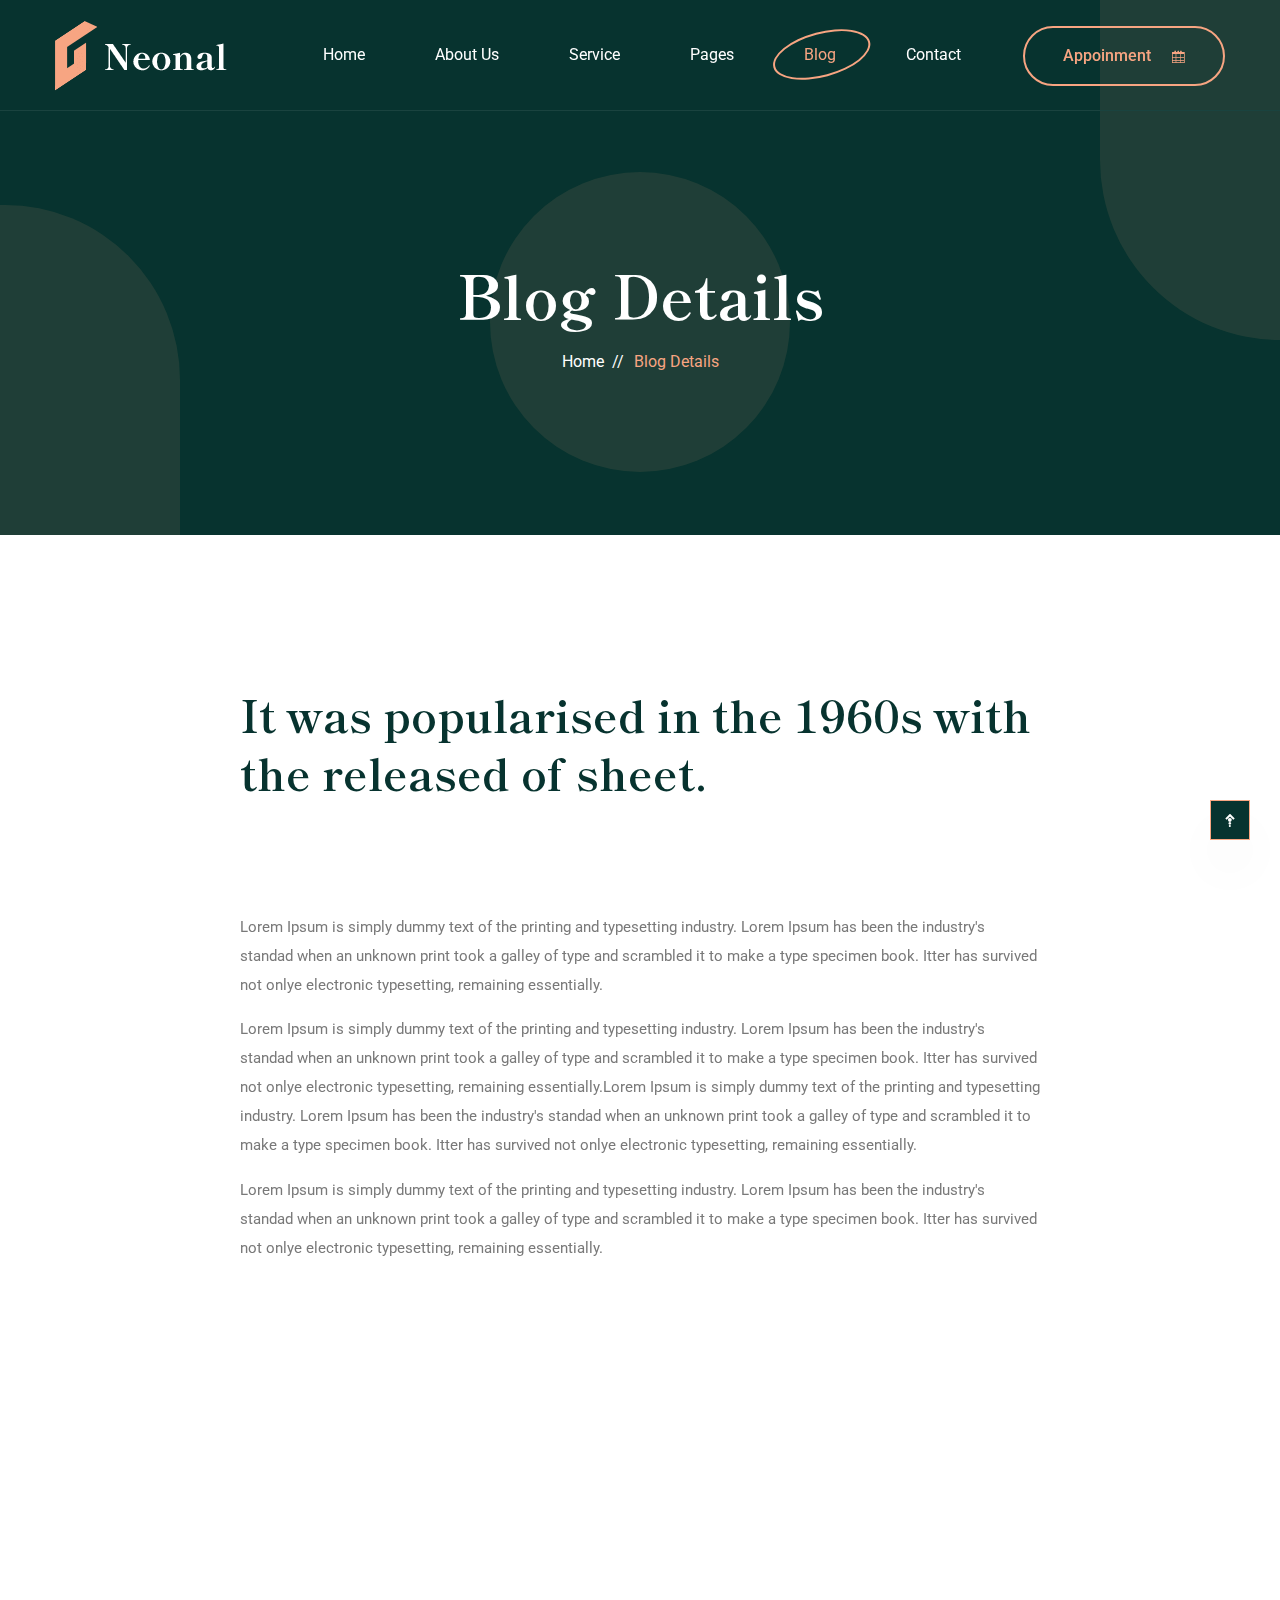
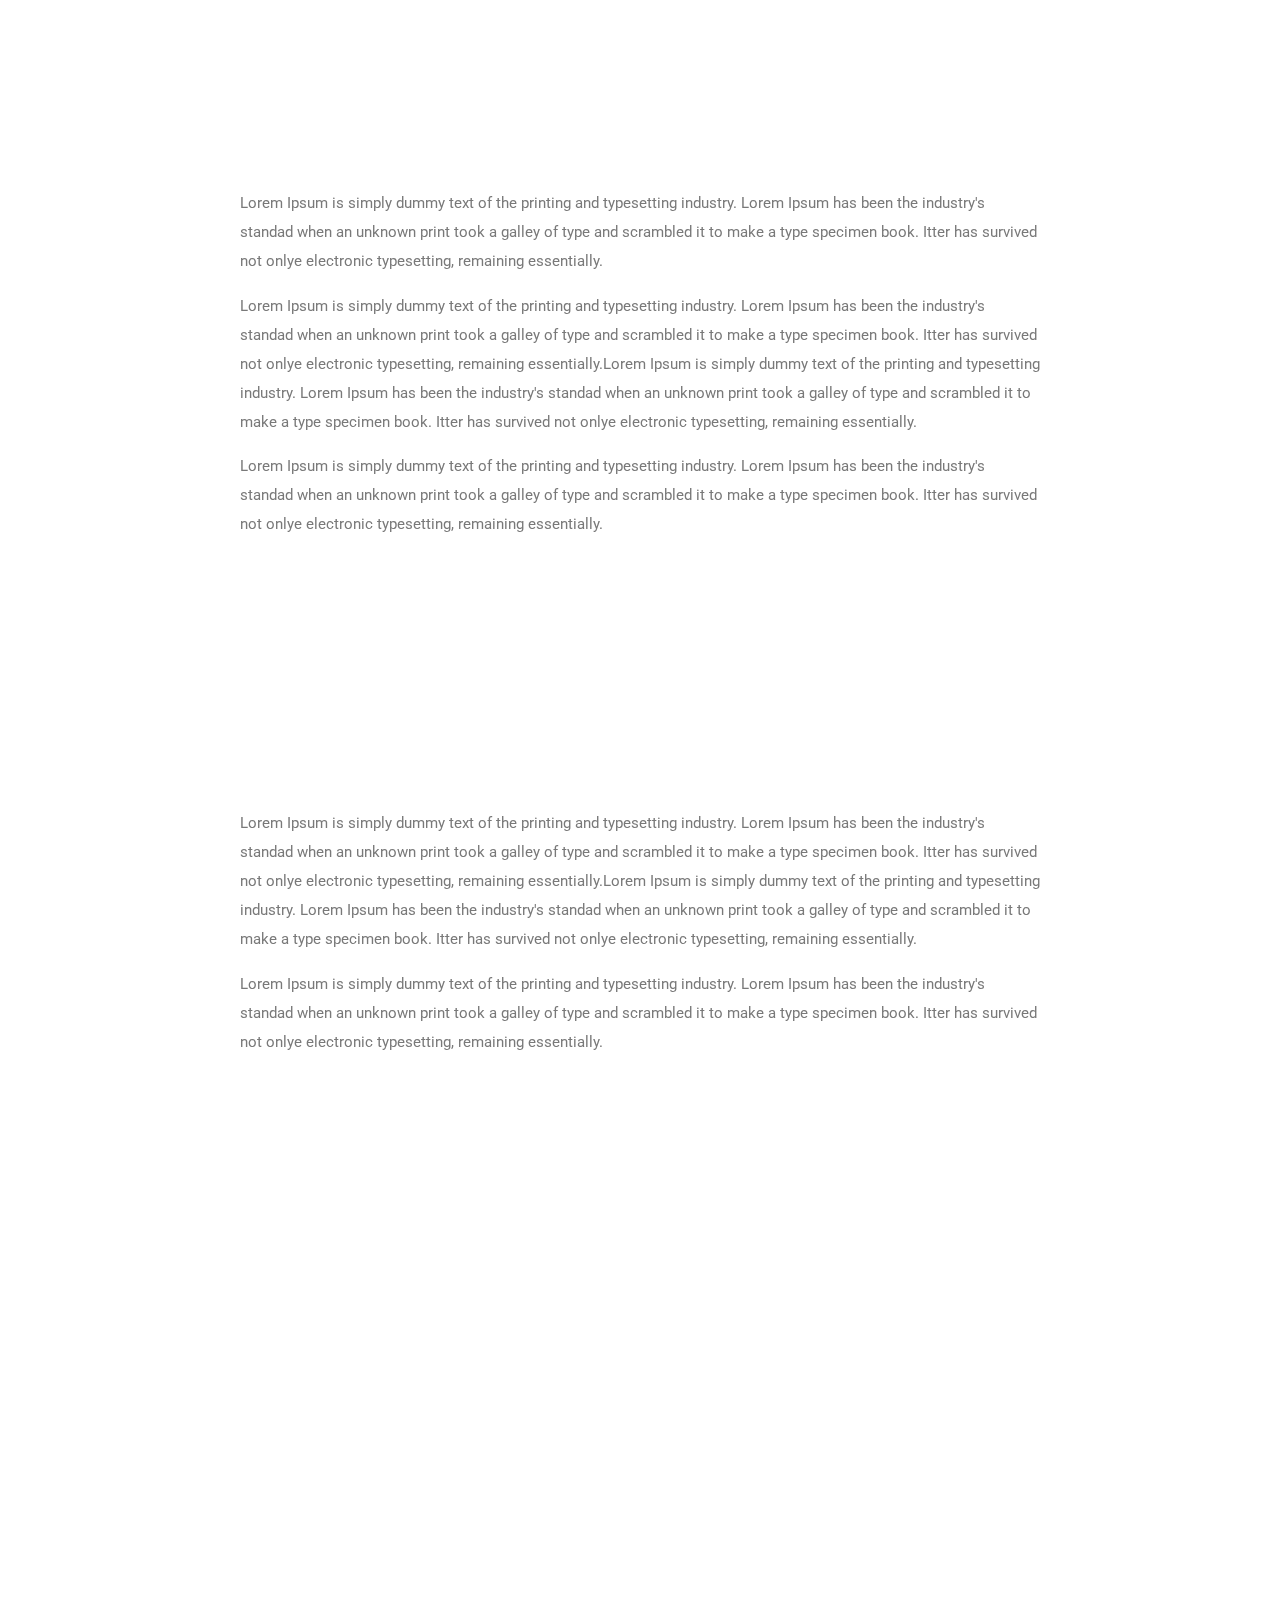
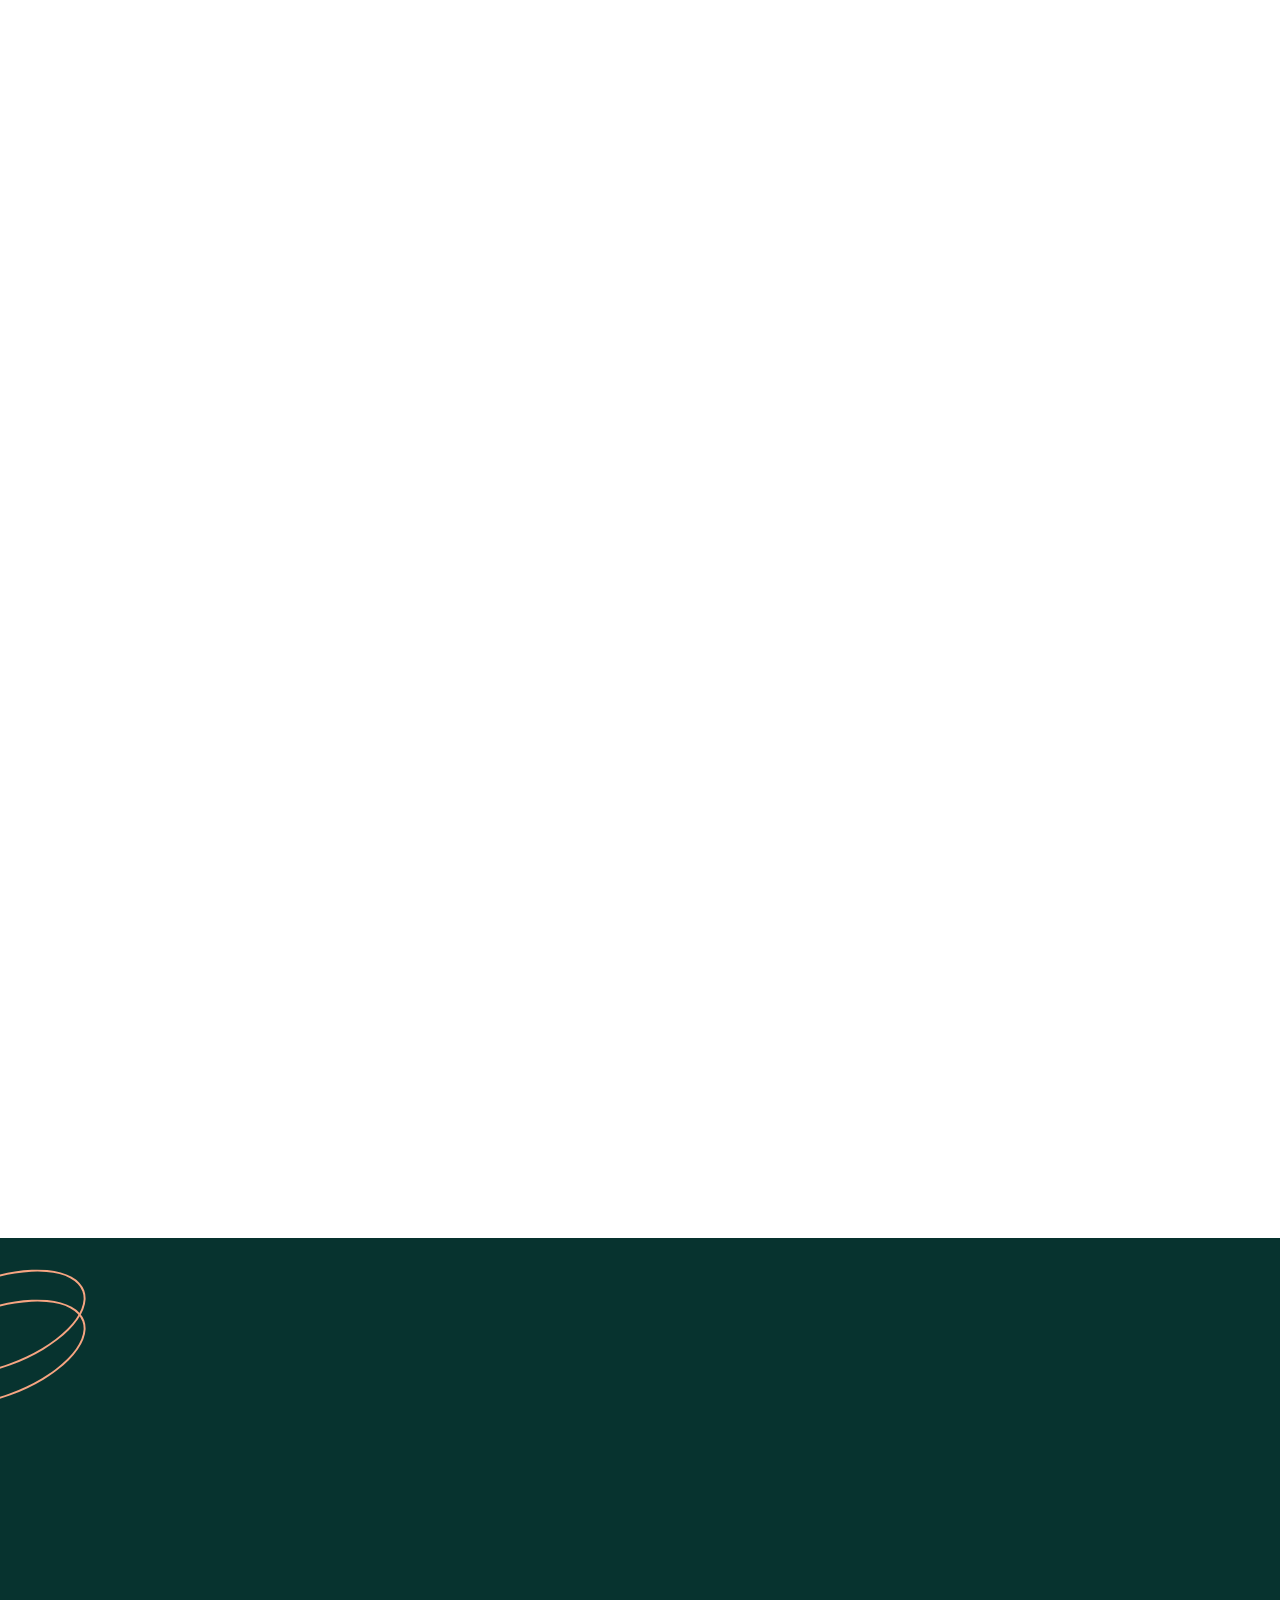
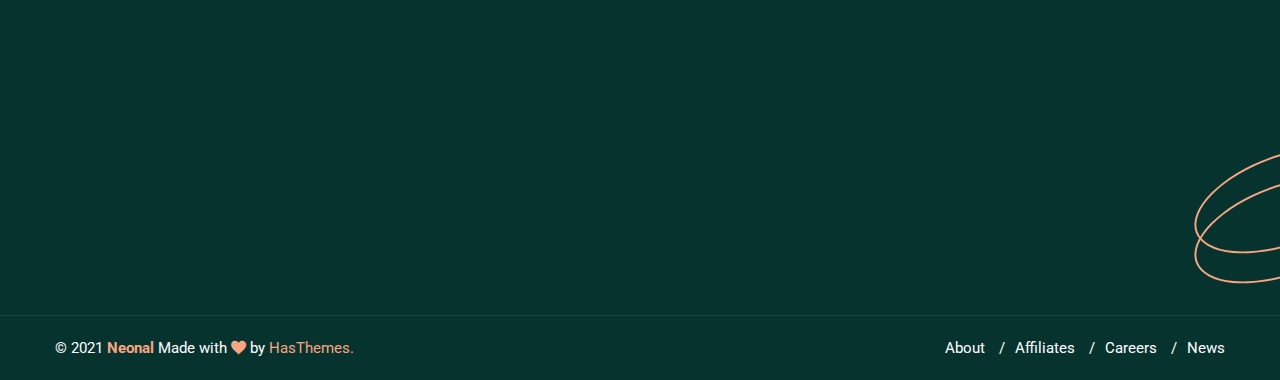
<file: blog-details.html>
<!DOCTYPE html>
<html lang="en">

    
<!-- Mirrored from htmldemo.net/neonal/neonal/blog-details.html by HTTrack Website Copier/3.x [XR&CO'2014], Wed, 31 Jul 2024 09:49:00 GMT -->
<head>
        <meta charset="UTF-8" />
        <meta name="viewport" content="width=device-width, initial-scale=1.0" />
        <title>Neonal - Medical Service Bootstrap 5 Template</title>
    
        <!-- Favicons -->
        <link rel="shortcut icon" href="assets/images/favicon.ico">
    
        <!-- Vendor CSS (Icon Font) -->
    
         
        <link rel="stylesheet" href="assets/css/vendor/icofont.min.css" />
        <link rel="stylesheet" href="assets/css/vendor/bootstrap.min.css" /> 
    
        <!-- Plugins CSS (All Plugins Files) -->
    
 
        <link rel="stylesheet" href="assets/css/plugins/swiper-bundle.min.css" />
        <link rel="stylesheet" href="assets/css/plugins/animate.min.css" />
        <link rel="stylesheet" href="assets/css/plugins/aos.min.css" />
        <link rel="stylesheet" href="assets/css/plugins/splitting.min.css" />
        <link rel="stylesheet" href="assets/css/plugins/nice-select.min.css" />
        <link rel="stylesheet" href="assets/css/plugins/jquery-ui.min.css" />
        <link rel="stylesheet" href="assets/css/plugins/magnific-popup-min.css" />
    
        <!-- Use the minified version files listed below for better performance and remove the files listed above -->
    
        
<!-- <link rel="stylesheet" href="assets/css/vendor/vendor.min.css">
        <link rel="stylesheet" href="assets/css/plugins/plugins.min.css">
        <link rel="stylesheet" href="assets/css/style.min.css">   -->
    
    
        <!-- Main Style CSS -->
    
        
        <link rel="stylesheet" href="assets/css/style.css" />
    
    </head>

<body>

    <!-- Header Section Start -->
    <div class="header">
        <div class="sticky-header">
            <div class="header-container container">
                <div class="header-wrapper">

                    <!-- Header Logo Start -->
                    <div class="header-logo">
                        <a href="index.html"><img src="assets/images/logo/logo.png" alt="Logo"></a>
                    </div>
                    <!-- Header Logo End -->

                    <!-- Header Menu Start -->
                    <div class="main-menu d-none d-lg-flex">
                        <ul>
                            <li><a href="index.html">Home</a></li>
                            <li><a href="about.html">About Us</a></li>
                            <li class="has-children"><a href="service-details.html">Service</a></li>
                            <li class="has-children">
                                <a href="#">Pages</a>
                                <ul class="sub-menu">
                                    <li><a href="gallery.html">Gallery</a></li>
                                    <li><a href="error-404.html">Error 404</a></li>
                                    <li><a href="faq.html">FAQ</a></li>
                                </ul>
                            </li>
                            <li class="has-children">
                                <a class="active" href="#">Blog</a>
                                <ul class="sub-menu">
                                    <li><a href="blog-grid.html">Blog Grid</a></li>
                                    <li><a href="blog-details.html">Blog Details</a></li>
                                    <li><a href="blog-details-sidebar.html">Blog Details Sidebar</a></li>
                                </ul>
                            </li>
                            <li><a href="contact.html">Contact</a></li>
                        </ul>
                    </div>
                    <!-- Header Menu End -->

                    <!-- Header Actions Start -->
                    <div class="header-actions">

                        <!-- Appoinment Button Start -->
                        <div class="appoinment-button">
                            <a href="contact.html" class="btn btn-outline-success btn-hover-success">Appoinment<i class="icofont-calendar"></i></a>
                        </div>
                        <!-- Appoinment Button End -->

                        <!-- Mobile Menu Hambarger Action Button Start -->
                        <a class="header-action-btn header-action-btn-menu d-lg-none d-md-flex" href="#/">
                            <i class="icofont-navigation-menu"></i>
                        </a>
                        <!-- Mobile Menu Hambarger Action Button End -->

                    </div>
                    <!-- Header Actions End -->

                </div>
            </div>
        </div>
    </div>
    <!-- Header Section End -->

    <!-- Breadcrumb Section Start -->
    <div class="section breadcrumb-section bg-name-primary">
        <div class="layer shape-1"></div>
        <div class="container section-padding">
            <div class="row">
                <div class="col-12 align-items-center text-center">
                    <!-- Breadcrumb Wrapper Start -->
                    <div class="breadcrumb-wrapper">
                        <h1 class="title">Blog Details</h1>
                        <ul class="breadcrumb-list">
                            <li><a href="index.html">Home</a></li>
                            <li>Blog Details</li>
                        </ul>
                    </div>
                    <!-- Breadcrumb Wrapper End -->
                </div>
            </div>
        </div>
    </div>
    <!-- Breadcrumb Section End -->

    <!-- Blog Details section Start -->
    <div class="section section-margin">
        <div class="container">
            <div class="row">
                <div class="col-lg-8 m-auto p-lg-0">

                    <!-- Blog Details Wrapper Start -->
                    <div class="blog-details-wrapper">

                        <!-- Blog Details Content Start -->
                        <div class="blog-details-content" data-aos="fade-up" data-aos-duration="1800">

                            <h2 class="title">It was popularised in the 1960s with the released of sheet.</h2>

                            <ul class="details-meta" data-aos="fade-up" data-aos-duration="1800">
                                <li>
                                    <h4 class="meta-title">Neurology</h4>
                                </li>
                                <li><span>By: Ricardo Black </span> | <span class="meta-date"> 24 Feb, 2021</span></li>
                            </ul>

                            <p>Lorem Ipsum is simply dummy text of the printing and typesetting industry. Lorem Ipsum has been the industry's standad when an unknown print took a galley of type and scrambled it to make a type specimen book. Itter has survived not onlye electronic typesetting, remaining essentially.</p>

                            <p>Lorem Ipsum is simply dummy text of the printing and typesetting industry. Lorem Ipsum has been the industry's standad when an unknown print took a galley of type and scrambled it to make a type specimen book. Itter has survived not onlye electronic typesetting, remaining essentially.Lorem Ipsum is simply dummy text of the printing and typesetting industry. Lorem Ipsum has been the industry's standad when an unknown print took a galley of type and scrambled it to make a type specimen book. Itter has survived not onlye electronic typesetting, remaining essentially.</p>

                            <p>Lorem Ipsum is simply dummy text of the printing and typesetting industry. Lorem Ipsum has been the industry's standad when an unknown print took a galley of type and scrambled it to make a type specimen book. Itter has survived not onlye electronic typesetting, remaining essentially.</p>

                            <img src="assets/images/blog/05_Blog_Details.jpg" alt="Blog Details Image" data-aos="fade-up" data-aos-duration="1800">

                            <p>Lorem Ipsum is simply dummy text of the printing and typesetting industry. Lorem Ipsum has been the industry's standad when an unknown print took a galley of type and scrambled it to make a type specimen book. Itter has survived not onlye electronic typesetting, remaining essentially.</p>

                            <p>Lorem Ipsum is simply dummy text of the printing and typesetting industry. Lorem Ipsum has been the industry's standad when an unknown print took a galley of type and scrambled it to make a type specimen book. Itter has survived not onlye electronic typesetting, remaining essentially.Lorem Ipsum is simply dummy text of the printing and typesetting industry. Lorem Ipsum has been the industry's standad when an unknown print took a galley of type and scrambled it to make a type specimen book. Itter has survived not onlye electronic typesetting, remaining essentially.</p>

                            <p>Lorem Ipsum is simply dummy text of the printing and typesetting industry. Lorem Ipsum has been the industry's standad when an unknown print took a galley of type and scrambled it to make a type specimen book. Itter has survived not onlye electronic typesetting, remaining essentially.</p>

                            <div class="blockquote-area" data-aos="fade-up" data-aos-duration="1800">
                                <blockquote class="blockquote">
                                    <p>Lorem Ipsum is simply dummy text the printing typesetting has been the industry's standad when an unknown print took scrambled it to make a type specimen book.</p>
                                    <div class="icon">”</div>
                                </blockquote>
                            </div>

                            <p>Lorem Ipsum is simply dummy text of the printing and typesetting industry. Lorem Ipsum has been the industry's standad when an unknown print took a galley of type and scrambled it to make a type specimen book. Itter has survived not onlye electronic typesetting, remaining essentially.Lorem Ipsum is simply dummy text of the printing and typesetting industry. Lorem Ipsum has been the industry's standad when an unknown print took a galley of type and scrambled it to make a type specimen book. Itter has survived not onlye electronic typesetting, remaining essentially.</p>

                            <p>Lorem Ipsum is simply dummy text of the printing and typesetting industry. Lorem Ipsum has been the industry's standad when an unknown print took a galley of type and scrambled it to make a type specimen book. Itter has survived not onlye electronic typesetting, remaining essentially.</p>

                        </div>
                        <!-- Blog Details Content End -->

                        <!-- Blog Details Tags & Shear Start -->
                        <div class="blog-details-tags-share" data-aos="fade-up" data-aos-duration="1200">
                            <div class="blog-details-tags">
                                <span class="lable">Tags: </span>
                                <ul>
                                    <li><a href="#/">Neorology</a></li>
                                    <li><a href="#/">Doctor</a></li>
                                    <li><a href="#/">Gastrology</a></li>
                                </ul>
                            </div>
                            <div class="blog-details-share">
                                <span class="lable">Share: </span>
                                <ul>
                                    <li><a href="#/"><i class="icofont-facebook"></i></a></li>
                                    <li><a href="#/"><i class="icofont-twitter"></i></a></li>
                                    <li><a href="#/"><i class="icofont-skype"></i></a></li>
                                    <li><a href="#/"><i class="icofont-google-talk"></i></a></li>
                                </ul>
                            </div>
                        </div>
                        <!-- Blog Details Tags & Shear End -->

                        <!-- Comments Area Start -->
                        <div class="comment-area">

                            <!-- Comment Content Start -->
                            <div class="comment-content">

                                <h2 class="title" data-aos="fade-up" data-aos-duration="1100">Comments</h2>

                                <!-- Single Comment Start -->
                                <div class="single-comment" data-aos="fade-up" data-aos-duration="1200">

                                    <div class="author-thumb">
                                        <img src="assets/images/person/blog-author-1.jpg" alt="Blog Author Image">
                                    </div>

                                    <div class="author-details">

                                        <div class="author-name-subtitle">
                                            <span class="name">Robyn Banks, </span>
                                            <div class="subtitle">Web Designer</div>
                                        </div>

                                        <p>Lorem Ipsum is simply dummy text of the printing and typesetting industry.has been industry when an unknown print took a galley of type and scrambled it to make a type specimen book electronic typesetting, remaining essentially.</p>

                                        <a href="#/" class="btn-replay"><i class="icofont-reply"></i> Reply</a>

                                    </div>
                                </div>
                                <!-- Single Comment End -->

                                <!-- Single Comment Start -->
                                <div class="single-comment single-subcontent" data-aos="fade-up" data-aos-duration="1400">

                                    <div class="author-thumb">
                                        <img src="assets/images/person/blog-author-2.jpg" alt="Blog Author Image">
                                    </div>

                                    <div class="author-details">

                                        <div class="author-name-subtitle">
                                            <span class="name">Martin Wong, </span>
                                            <div class="subtitle">Web Designer</div>
                                        </div>

                                        <p>Lorem Ipsum is simply dummy text of the printing and typesetting been when an unknown print took a galley of type and scrambed it make type electronic typesetting, remaining essentially.</p>

                                        <a href="#/" class="btn-replay"><i class="icofont-reply"></i> Reply</a>

                                    </div>
                                </div>
                                <!-- Single Comment End -->

                                <!-- Single Comment Start -->
                                <div class="single-comment" data-aos="fade-up" data-aos-duration="1800">

                                    <div class="author-thumb">
                                        <img src="assets/images/person/blog-author-3.jpg" alt="Blog Author Image">
                                    </div>

                                    <div class="author-details">

                                        <div class="author-name-subtitle">
                                            <span class="name">Kayla Alexander, </span>
                                            <div class="subtitle">Web Designer</div>
                                        </div>

                                        <p>Lorem Ipsum is simply dummy text of the printing and typesetting industry.has been industry when an unknown print took a galley of type and scrambled it to make a type specimen book electronic typesetting, remaining essentially.</p>

                                        <a href="#/" class="btn-replay"><i class="icofont-reply"></i> Reply</a>

                                    </div>
                                </div>
                                <!-- Single Comment End -->

                            </div>
                            <!-- Comment Content End -->

                            <!-- Comment Form Start -->
                            <div class="comment-form">
                                <h3 class="title" data-aos="fade-up" data-aos-duration="1800">Leave a comment</h3>
                                <!-- Start Contact Form Box -->
                                <div class="contact-form-box">
                                    <form id="contact-form" class="default-form contact-form" action="#" method="post">
                                        <div class="row">
                                            <div class="col-lg-6 m-b-30" data-aos="fade-up" data-aos-duration="1100">
                                                <div class="default-form-group">
                                                    <input name="name" type="text" placeholder="Name :" required>
                                                </div>
                                            </div>
                                            <div class="col-lg-6 m-b-30" data-aos="fade-up" data-aos-duration="1300">
                                                <div class="default-form-group">
                                                    <input name="email" type="email" placeholder="Email :" required>
                                                </div>
                                            </div>
                                            <div class="col-12 m-b-30" data-aos="fade-up" data-aos-duration="1700">
                                                <div class="default-form-group">
                                                    <textarea name="message" placeholder="Comment" rows="10" cols="50" required></textarea>
                                                </div>
                                            </div>
                                            <div class="col-12 m-t-20" data-aos="fade-up" data-aos-duration="1800">
                                                <div class="default-form-group d-flex justify-content-center">
                                                    <a href="#/" class="btn btn-outline-success btn-hover-success">Submit Now<i class="icofont-double-right"></i></a>
                                                </div>
                                            </div>
                                        </div>
                                    </form>
                                </div>
                                <!-- End Contact Form Box -->
                            </div>
                            <!-- Comment Form End -->

                        </div>
                        <!-- Comments Area End -->

                    </div>
                    <!-- Blog Details Wrapper Start -->

                </div>
            </div>
        </div>
    </div>
    <!-- Blog Details section End -->

    <!-- Footer Section Start -->
    <footer class="section footer-section">
        <!-- Footer Top Start -->
        <div class="footer-top bg-name-primary section-padding">
            <!-- Shape Start -->
            <div class="footer-shape-left layer-shape"></div>
            <div class="footer-shape-right layer-shape"></div>
            <!-- Shape End -->
            <div class="container">
                <div class="row m-b-n40">
                    <div class="col-12 col-md-6 col-lg-3 col-xl-4 m-b-40" data-aos="fade-up" data-aos-duration="1000">
                        <div class="single-footer-widget">
                            <div class="footer-logo m-b-20">
                                <a href="index.html"><img src="assets/images/logo/logo.png" alt="Logo"></a>
                            </div>
                            <p class="desc-content m-b-35">Lorem Ipsum is simply dummy text of the printing and typesetting industry.has been since the printer took.</p>
                            <div class="appoinment-button">
                                <a href="contact.html" class="btn btn-outline-success btn-hover-success">Appoinment<i class="icofont-calendar"></i></a>
                            </div>
                        </div>
                    </div>
                    <div class="col-sm-6 col-md-6 col-lg-2 col-xl-2 m-b-40" data-aos="fade-up" data-aos-duration="1500">
                        <div class="single-footer-widget">
                            <h4 class="widget-title">Quick Links</h4>
                            <ul class="widget-list">
                                <li><a href="about.html"><i class="icofont-plus"></i> About Us</a></li>
                                <li><a href="service.html"><i class="icofont-plus"></i> Service</a></li>
                                <li><a href="contact.html"><i class="icofont-plus"></i> Doctors</a></li>
                                <li><a href="contact.html"><i class="icofont-plus"></i> Departments</a></li>
                                <li><a href="contact.html"><i class="icofont-plus"></i> Online Payment</a></li>
                                <li><a href="contact.html"><i class="icofont-plus"></i> Contact Us</a></li>
                                <li><a href="account.html"><i class="icofont-plus"></i> My Account</a></li>
                            </ul>
                        </div>
                    </div>
                    <div class="col-sm-6 col-md-6 col-lg-3 col-xl-2 m-b-40" data-aos="fade-up" data-aos-duration="2000">
                        <div class="single-footer-widget single-footer-space-left">
                            <h4 class="widget-title">Neonal Services</h4>
                            <ul class="widget-list">
                                <li><a href="contact.html"><i class="icofont-plus"></i> Pediatric Clinic</a></li>
                                <li><a href="contact.html"><i class="icofont-plus"></i> Diagnosis Clinic</a></li>
                                <li><a href="contact.html"><i class="icofont-plus"></i> Cardiac Clinic</a></li>
                                <li><a href="contact.html"><i class="icofont-plus"></i> Laboratory Analysis</a></li>
                                <li><a href="contact.html"><i class="icofont-plus"></i> Gynecological Clinic</a></li>
                                <li><a href="contact.html"><i class="icofont-plus"></i> Personal Counseling</a></li>
                                <li><a href="contact.html"><i class="icofont-plus"></i> Dental Clinic</a></li>
                            </ul>
                        </div>
                    </div>
                    <div class="col-12 col-md-6 col-lg-4 col-xl-4 d-flex justify-content-lg-end m-b-40" data-aos="fade-up" data-aos-duration="2500">
                        <div class="single-footer-widget">
                            <h4 class="widget-title">Working Hours</h4>
                            <ul class="widget-list table-list">
                                <li>
                                    <span>Monday</span>
                                    <span class="table-list-middle">-</span>
                                    <span>10 am to 07 pm</span>
                                </li>
                                <li>
                                    <span>Tuesday</span>
                                    <span class="table-list-middle">-</span>
                                    <span>10 am to 07 pm</span>
                                </li>
                                <li>
                                    <span>Wednesday</span>
                                    <span class="table-list-middle">-</span>
                                    <span>10 am to 07 pm</span>
                                </li>
                                <li>
                                    <span>Thursday</span>
                                    <span class="table-list-middle">-</span>
                                    <span>10 am to 07 pm</span>
                                </li>
                                <li>
                                    <span>Friday</span>
                                    <span class="table-list-middle">-</span>
                                    <span>10 am to 07 pm</span>
                                </li>
                                <li>
                                    <span>Satarday</span>
                                    <span class="table-list-middle">-</span>
                                    <span>10 am to 07 pm</span>
                                </li>
                                <li>
                                    <span>Sunday</span>
                                    <span class="table-list-middle">-</span>
                                    <span class="text-color-success">Close</span>
                                </li>
                            </ul>
                        </div>
                    </div>
                </div>
            </div>
        </div>
        <!-- Footer Top End -->

        <!-- Footer Bottom Start -->
        <div class="footer-bottom bg-name-primary p-t-20 p-b-20">
            <div class="container">
                <div class="row m-b-n10">
                    <div class="col-md-6 m-b-10">
                        <div class="copyright-content">
                            <p class="mb-0">© 2021 <strong class="text-color-success">Neonal </strong> Made with <i class="icofont-heart-alt text-color-success"></i> by <a href="https://hasthemes.com/" class="text-color-success">HasThemes.</a></p>
                        </div>
                    </div>
                    <div class="col-md-6 m-b-10">
                        <!-- Footer Menu Start -->
                        <div class="footer-menu">
                            <ul>
                                <li><a href="about.html">About</a></li>
                                <li><a href="about.html">Affiliates</a></li>
                                <li><a href="contact.html">Careers</a></li>
                                <li><a href="blog-details.html">News</a></li>
                            </ul>
                        </div>
                        <!-- Footer Menu End -->
                    </div>
                </div>
            </div>
        </div>
        <!-- Footer Bottom End -->
    </footer>
    <!-- Footer Section End -->

    <!-- Scroll Top Start -->
    <a href="#" class="scroll-top show" id="scroll-top">
        <i class="arrow-top icofont-bubble-up"></i>
        <i class="arrow-bottom icofont-bubble-up"></i>
    </a>
    <!-- Scroll Top End -->

    <!-- Mobile Menu Start -->
    <div class="mobile-menu-wrapper">
        <div class="offcanvas-overlay"></div>

        <!-- Mobile Menu Inner Start -->
        <div class="mobile-menu-inner">

            <!-- Button Close Start -->
            <div class="offcanvas-btn-close">
                <i class="icofont-close-line"></i>
            </div>
            <!-- Button Close End -->

            <!-- Mobile Menu Inner Wrapper Start -->
            <div class="mobile-menu-inner-wrapper">

                <!-- Appoinment Button Start -->
                <div class="appoinment-button">
                    <a href="contact.html" class="btn btn-outline-success btn-hover-success">Appoinment<i class="icofont-calendar"></i></a>
                </div>
                <!-- Appoinment Button End -->

                <!-- Mobile Menu Start -->
                <div class="mobile-navigation">
                    <nav>
                        <ul class="mobile-menu">
                            <li><a href="index.html">Home</a></li>
                            <li><a href="about.html">About Us</a></li>
                            <li><a href="service-details.html">Service</a></li>
                            <li class="has-children">
                                <a href="#">Pages <i class="icofont-dotted-down" aria-hidden="true"></i></a>
                                <ul class="dropdown">
                                    <li><a href="gallery.html">Gallery</a></li>
                                    <li><a href="error-404.html">Error 404</a></li>
                                    <li><a href="faq.html">FAQ</a></li>
                                </ul>
                            </li>
                            <li class="has-children">
                                <a href="#">Blog <i class="icofont-dotted-down" aria-hidden="true"></i></a>
                                <ul class="dropdown">
                                    <li><a href="blog-details.html">Blog Details</a></li>
                                    <li><a href="blog-details-sidebar.html">Blog Details Sidebar</a></li>
                                </ul>
                            </li>
                            <li><a href="contact.html">Contact</a></li>
                        </ul>
                    </nav>
                </div>
                <!-- Mobile Menu End -->

                <!-- Contact Links/Social Links Start -->
                <div class="mt-auto bottom-0">

                    <!-- Contact Links Start -->
                    <ul class="contact-links">
                        <li><i class="icofont-phone"></i><a href="tel:+0123456789"> +012 3456 789</a></li>
                        <li><i class="icofont-envelope-open"></i><a href="mailto:info@example.com"> info@example.com</a></li>
                        <li><i class="icofont-wall-clock"></i> <span>Monday - Sunday 9.00 - 18.00</span> </li>
                    </ul>
                    <!-- Contact Links End -->
                </div>
                <!-- Contact Links/Social Links End -->
            </div>
            <!-- Mobile Menu Inner Wrapper End -->

        </div>
        <!-- Mobile Menu Inner End -->
    </div>
    <!-- Mobile Menu End -->

    <!-- Global Vendor, plugins JS -->

    <!-- Vendor JS -->

    
    <script src="assets/js/vendor/popper.min.js"></script>
    <script src="assets/js/vendor/bootstrap.min.js"></script>
    <script src="assets/js/vendor/jquery-3.6.0.min.js"></script>
    <script src="assets/js/vendor/jquery-migrate-3.3.2.min.js"></script>
    <script src="assets/js/vendor/modernizr-3.11.2.min.js"></script>

    <!-- Plugins JS -->

    
    <script src="assets/js/plugins/aos.min.js"></script>
    <script src="assets/js/plugins/jquery.ajaxchimp.min.js"></script>
    <script src="assets/js/plugins/jquery-ui.min.js"></script>
    <script src="assets/js/plugins/nice-select.min.js"></script>
    <script src="assets/js/plugins/splitting.min.js"></script>
    <script src="assets/js/plugins/isotope.pkgd.min.js"></script>
    <script src="assets/js/plugins/swiper-bundle.min.js"></script>
    <script src="assets/js/plugins/jquery.magnific-popup.min.js"></script> 

    <!-- Use the minified version files listed below for better performance and remove the files listed above -->

    
<!-- <script src="assets/js/vendor.min.js"></script>
    <script src="assets/js/plugins.min.js"></script>   -->
   

    <!--Main JS-->
    <script src="assets/js/main.js"></script>
</body>


<!-- Mirrored from htmldemo.net/neonal/neonal/blog-details.html by HTTrack Website Copier/3.x [XR&CO'2014], Wed, 31 Jul 2024 09:49:03 GMT -->
</html>
</file>
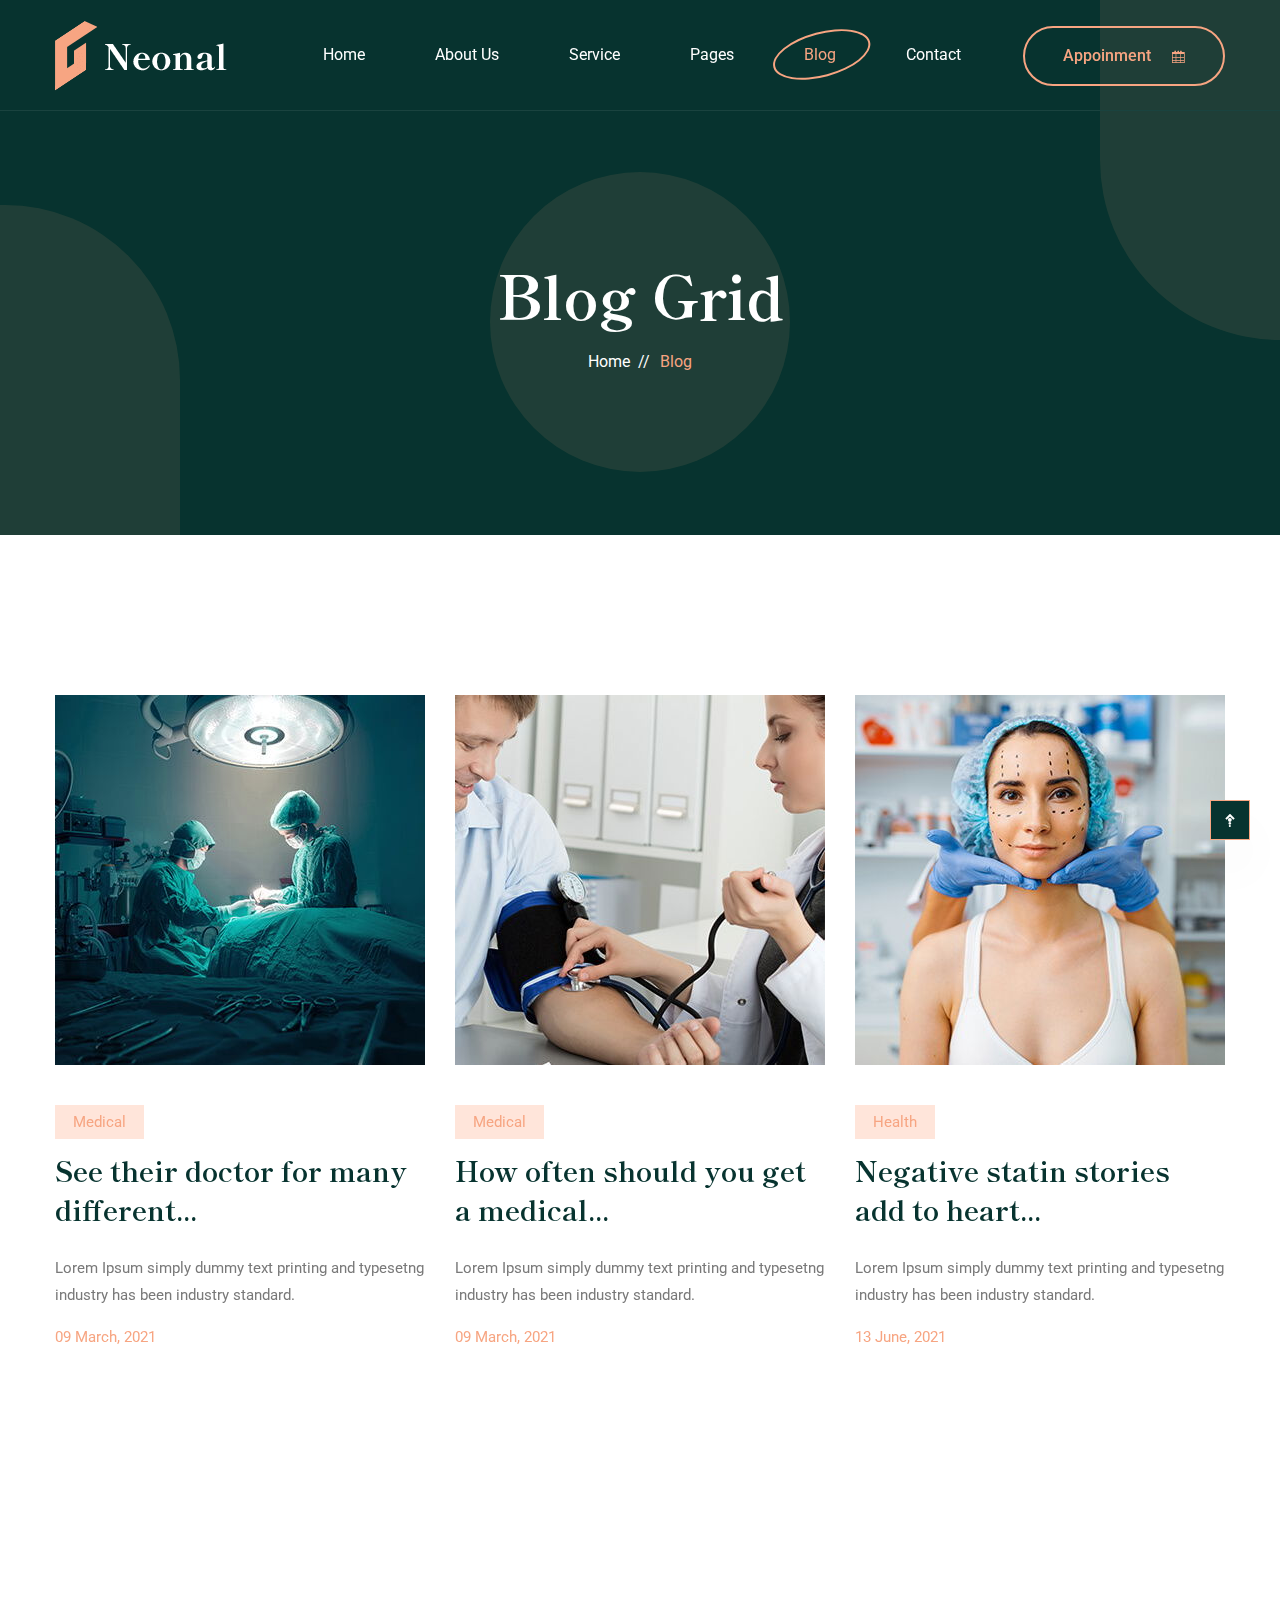
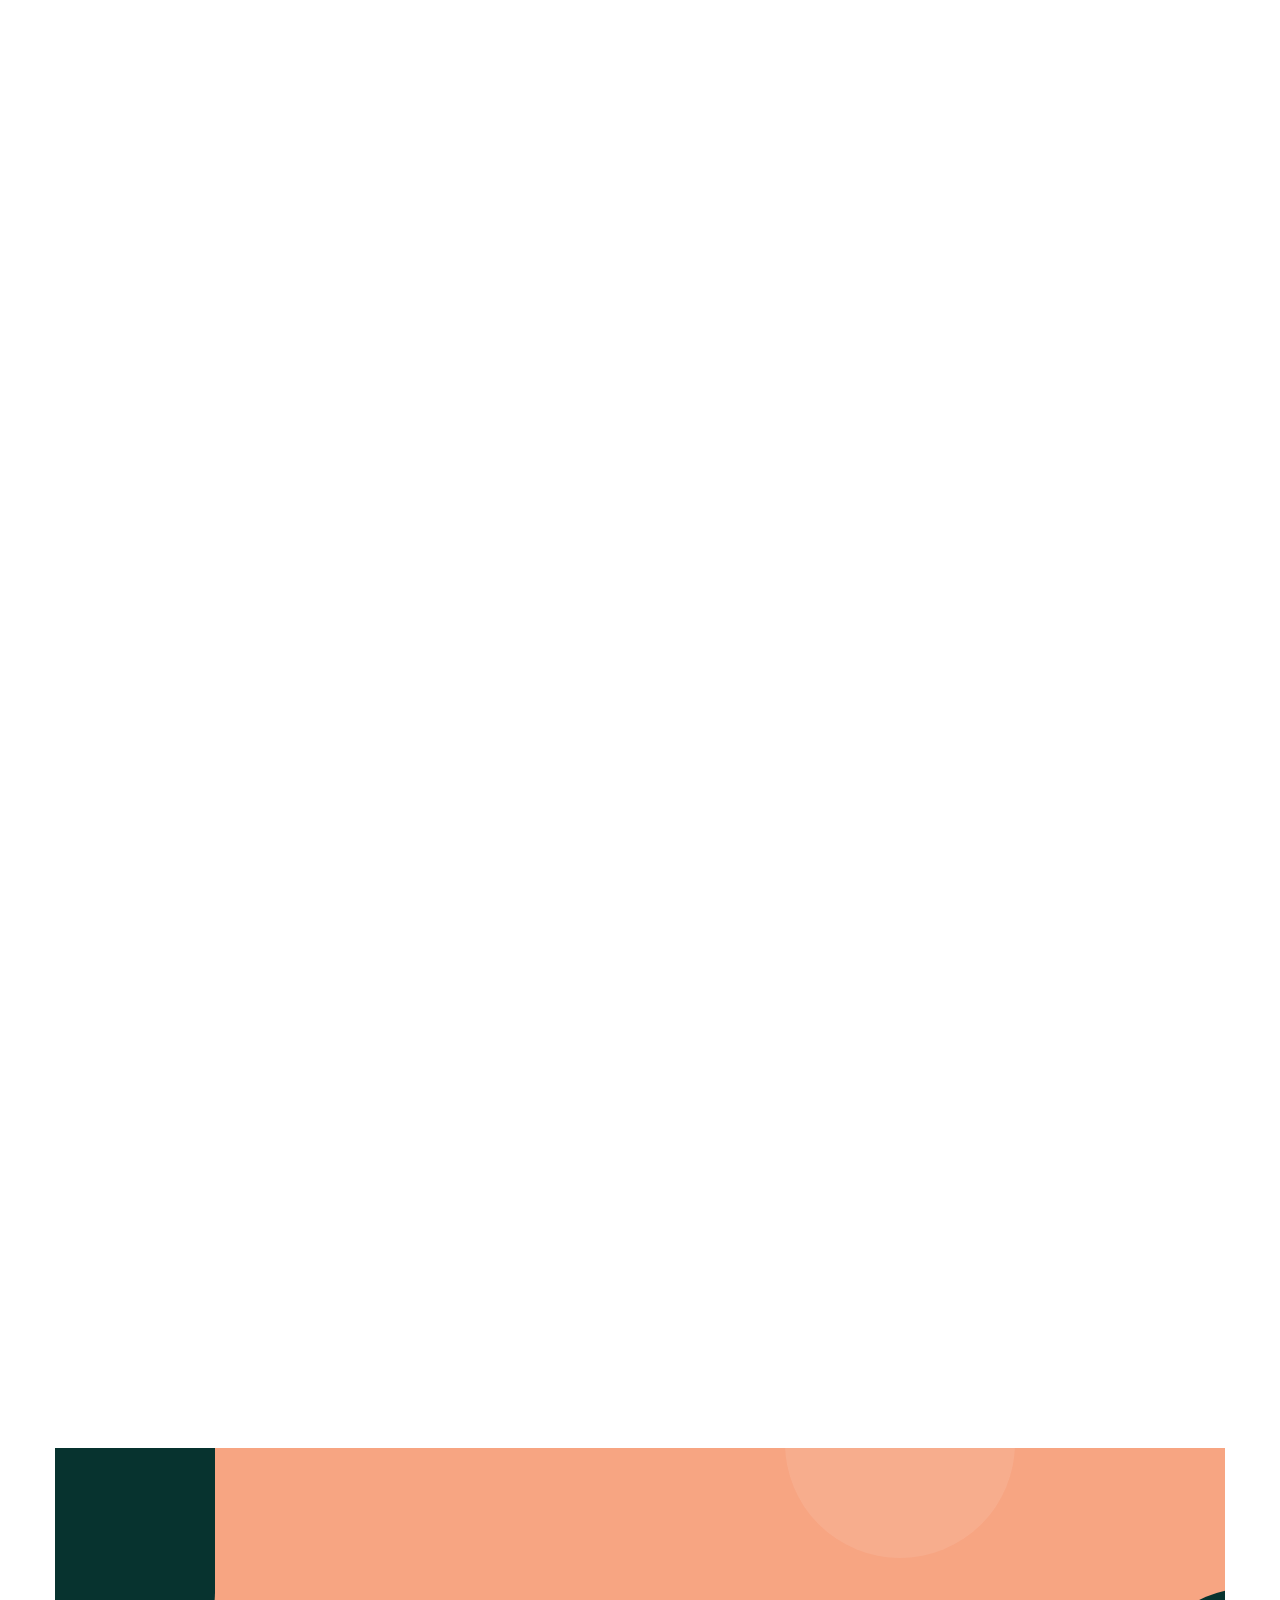
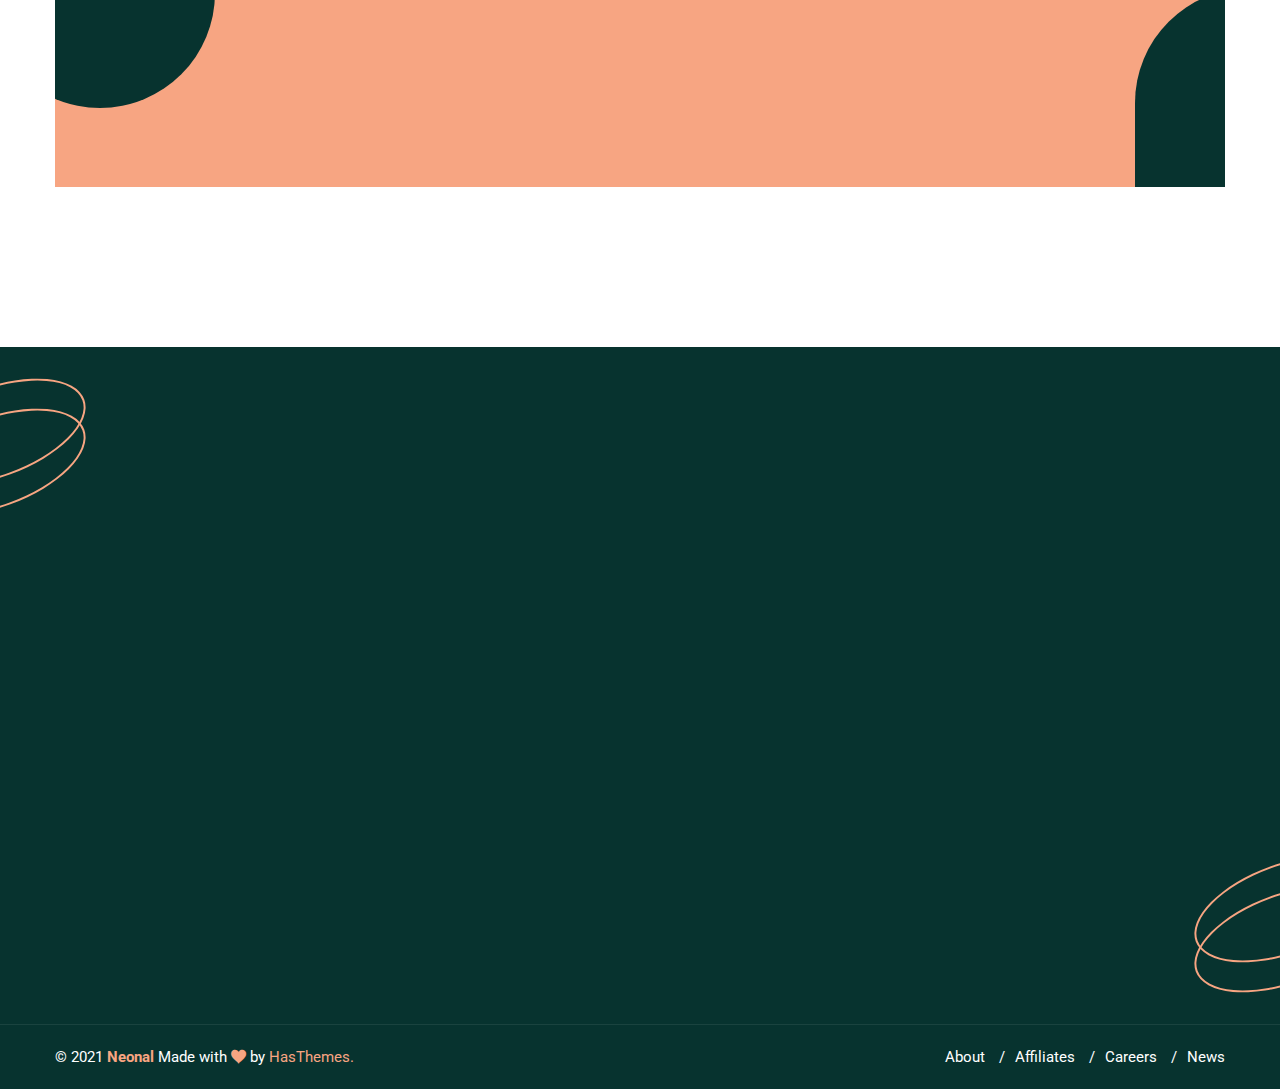
<file: blog-grid.html>
<!DOCTYPE html>
<html lang="en">

    
<!-- Mirrored from htmldemo.net/neonal/neonal/blog-grid.html by HTTrack Website Copier/3.x [XR&CO'2014], Wed, 31 Jul 2024 09:48:55 GMT -->
<head>
        <meta charset="UTF-8" />
        <meta name="viewport" content="width=device-width, initial-scale=1.0" />
        <title>Neonal - Medical Service Bootstrap 5 Template</title>
    
        <!-- Favicons -->
        <link rel="shortcut icon" href="assets/images/favicon.ico">
    
        <!-- Vendor CSS (Icon Font) -->
    
         
        <link rel="stylesheet" href="assets/css/vendor/icofont.min.css" />
        <link rel="stylesheet" href="assets/css/vendor/bootstrap.min.css" /> 
    
        <!-- Plugins CSS (All Plugins Files) -->
    
 
        <link rel="stylesheet" href="assets/css/plugins/swiper-bundle.min.css" />
        <link rel="stylesheet" href="assets/css/plugins/animate.min.css" />
        <link rel="stylesheet" href="assets/css/plugins/aos.min.css" />
        <link rel="stylesheet" href="assets/css/plugins/splitting.min.css" />
        <link rel="stylesheet" href="assets/css/plugins/nice-select.min.css" />
        <link rel="stylesheet" href="assets/css/plugins/jquery-ui.min.css" />
        <link rel="stylesheet" href="assets/css/plugins/magnific-popup-min.css" />
    
        <!-- Use the minified version files listed below for better performance and remove the files listed above -->
    
        
<!-- <link rel="stylesheet" href="assets/css/vendor/vendor.min.css">
        <link rel="stylesheet" href="assets/css/plugins/plugins.min.css">
        <link rel="stylesheet" href="assets/css/style.min.css">   -->
    
    
        <!-- Main Style CSS -->
    
        
        <link rel="stylesheet" href="assets/css/style.css" />
    
    </head>

<body>

    <!-- Header Section Start -->
    <div class="header">
        <div class="sticky-header">
            <div class="header-container container">
                <div class="header-wrapper">

                    <!-- Header Logo Start -->
                    <div class="header-logo">
                        <a href="index.html"><img src="assets/images/logo/logo.png" alt="Logo"></a>
                    </div>
                    <!-- Header Logo End -->

                    <!-- Header Menu Start -->
                    <div class="main-menu d-none d-lg-flex">
                        <ul>
                            <li><a href="index.html">Home</a></li>
                            <li><a href="about.html">About Us</a></li>
                            <li class="has-children"><a href="service-details.html">Service</a></li>
                            <li class="has-children">
                                <a href="#">Pages</a>
                                <ul class="sub-menu">
                                    <li><a href="gallery.html">Gallery</a></li>
                                    <li><a href="error-404.html">Error 404</a></li>
                                    <li><a href="faq.html">FAQ</a></li>
                                </ul>
                            </li>
                            <li class="has-children">
                                <a class="active" href="#">Blog</a>
                                <ul class="sub-menu">
                                    <li><a href="blog-grid.html">Blog Grid</a></li>
                                    <li><a href="blog-details.html">Blog Details</a></li>
                                    <li><a href="blog-details-sidebar.html">Blog Details Sidebar</a></li>
                                </ul>
                            </li>
                            <li><a href="contact.html">Contact</a></li>
                        </ul>
                    </div>
                    <!-- Header Menu End -->

                    <!-- Header Actions Start -->
                    <div class="header-actions">

                        <!-- Appoinment Button Start -->
                        <div class="appoinment-button">
                            <a href="contact.html" class="btn btn-outline-success btn-hover-success">Appoinment<i class="icofont-calendar"></i></a>
                        </div>
                        <!-- Appoinment Button End -->

                        <!-- Mobile Menu Hambarger Action Button Start -->
                        <a class="header-action-btn header-action-btn-menu d-lg-none d-md-flex" href="#/">
                            <i class="icofont-navigation-menu"></i>
                        </a>
                        <!-- Mobile Menu Hambarger Action Button End -->

                    </div>
                    <!-- Header Actions End -->

                </div>
            </div>
        </div>
    </div>
    <!-- Header Section End -->

    <!-- Breadcrumb Section Start -->
    <div class="section breadcrumb-section bg-name-primary">
        <div class="layer shape-1"></div>
        <div class="container section-padding">
            <div class="row">
                <div class="col-12 align-items-center text-center">
                    <!-- Breadcrumb Wrapper Start -->
                    <div class="breadcrumb-wrapper">
                        <h1 class="title">Blog Grid</h1>
                        <ul class="breadcrumb-list">
                            <li><a href="index.html">Home</a></li>
                            <li>Blog</li>
                        </ul>
                    </div>
                    <!-- Breadcrumb Wrapper End -->
                </div>
            </div>
        </div>
    </div>
    <!-- Breadcrumb Section End -->

    <!-- Blog Grid section Start -->
    <div class="section section-margin-top">
        <div class="container">
            <div class="row m-b-n40">
                <div class="col-lg-4 col-md-6 m-b-40">
                    <!-- Single Blog Start -->
                    <div class="single-blog" data-aos="fade-up" data-aos-duration="1500">
                        <!-- Blog Thumb Start -->
                        <div class="blog-thumb">
                            <a href="blog-details.html"><img class="fit-image" src="assets/images/blog/blog-grid/9.jpg" alt="Blog Image"></a>
                        </div>
                        <!-- Blog Thumb End -->

                        <!-- Blog Content Start -->
                        <div class="blog-content">
                            <span class="subtitle">Medical</span>
                            <h2 class="title"><a href="blog-details.html">See their doctor for many different...</a></h2>
                            <p>Lorem Ipsum simply dummy text printing and typesetng industry has been industry standard.</p>
                            <div class="meta">
                                <span>09 March, 2021</span>
                            </div>
                        </div>
                        <!-- Blog Content End -->
                    </div>
                    <!-- Single Blog End -->
                </div>
                <div class="col-lg-4 col-md-6 m-b-40">
                    <!-- Single Blog Start -->
                    <div class="single-blog" data-aos="fade-up" data-aos-duration="2500">
                        <!-- Blog Thumb Start -->
                        <div class="blog-thumb">
                            <a href="blog-details.html"><img class="fit-image" src="assets/images/blog/blog-grid/1.jpg" alt="Blog Image"></a>
                        </div>
                        <!-- Blog Thumb End -->

                        <!-- Blog Content Start -->
                        <div class="blog-content">
                            <span class="subtitle">Medical</span>
                            <h2 class="title"><a href="blog-details.html">How often should you get a medical...</a></h2>
                            <p>Lorem Ipsum simply dummy text printing and typesetng industry has been industry standard.</p>
                            <div class="meta">
                                <span>09 March, 2021</span>
                            </div>
                        </div>
                        <!-- Blog Content End -->
                    </div>
                    <!-- Single Blog End -->
                </div>
                <div class="col-lg-4 col-md-6 m-b-40">
                    <!-- Single Blog Start -->
                    <div class="single-blog" data-aos="fade-up" data-aos-duration="1500">
                        <!-- Blog Thumb Start -->
                        <div class="blog-thumb">
                            <a href="blog-details.html"><img class="fit-image" src="assets/images/blog/blog-grid/2.jpg" alt="Blog Image"></a>
                        </div>
                        <!-- Blog Thumb End -->

                        <!-- Blog Content Start -->
                        <div class="blog-content">
                            <span class="subtitle">Health</span>
                            <h2 class="title"><a href="blog-details.html">Negative statin stories add to heart...</a></h2>
                            <p>Lorem Ipsum simply dummy text printing and typesetng industry has been industry standard.</p>
                            <div class="meta">
                                <span>13 June, 2021</span>
                            </div>
                        </div>
                        <!-- Blog Content End -->
                    </div>
                    <!-- Single Blog End -->
                </div>
                <div class="col-lg-4 col-md-6 m-b-40">
                    <!-- Single Blog Start -->
                    <div class="single-blog" data-aos="fade-up" data-aos-duration="2500">
                        <!-- Blog Thumb Start -->
                        <div class="blog-thumb">
                            <a href="blog-details.html"><img class="fit-image" src="assets/images/blog/blog-grid/3.jpg" alt="Blog Image"></a>
                        </div>
                        <!-- Blog Thumb End -->

                        <!-- Blog Content Start -->
                        <div class="blog-content">
                            <span class="subtitle">Medicine</span>
                            <h2 class="title"><a href="blog-details.html">Lung cancer survival rate improves...</a></h2>
                            <p>Lorem Ipsum simply dummy text printing and typesetng industry has been industry standard.</p>
                            <div class="meta">
                                <span>22 February, 2021</span>
                            </div>
                        </div>
                        <!-- Blog Content End -->
                    </div>
                    <!-- Single Blog End -->
                </div>
                <div class="col-lg-4 col-md-6 m-b-40">
                    <!-- Single Blog Start -->
                    <div class="single-blog" data-aos="fade-up" data-aos-duration="1500">
                        <!-- Blog Thumb Start -->
                        <div class="blog-thumb">
                            <a href="blog-details.html"><img class="fit-image" src="assets/images/blog/blog-grid/4.jpg" alt="Blog Image"></a>
                        </div>
                        <!-- Blog Thumb End -->

                        <!-- Blog Content Start -->
                        <div class="blog-content">
                            <span class="subtitle">Neurology</span>
                            <h2 class="title"><a href="blog-details.html">Protecting the brain from Parkinson...</a></h2>
                            <p>Lorem Ipsum simply dummy text printing and typesetng industry has been industry standard.</p>
                            <div class="meta">
                                <span>18 May, 2021</span>
                            </div>
                        </div>
                        <!-- Blog Content End -->
                    </div>
                    <!-- Single Blog End -->
                </div>
                <div class="col-lg-4 col-md-6 m-b-40">
                    <!-- Single Blog Start -->
                    <div class="single-blog" data-aos="fade-up" data-aos-duration="1500">
                        <!-- Blog Thumb Start -->
                        <div class="blog-thumb">
                            <a href="blog-details.html"><img class="fit-image" src="assets/images/blog/blog-grid/5.jpg" alt="Blog Image"></a>
                        </div>
                        <!-- Blog Thumb End -->

                        <!-- Blog Content Start -->
                        <div class="blog-content">
                            <span class="subtitle">Doctor</span>
                            <h2 class="title"><a href="blog-details.html">Why online doctor ratings are good...</a></h2>
                            <p>Lorem Ipsum simply dummy text printing and typesetng industry has been industry standard.</p>
                            <div class="meta">
                                <span>14 April, 2021</span>
                            </div>
                        </div>
                        <!-- Blog Content End -->
                    </div>
                    <!-- Single Blog End -->
                </div>
                <div class="col-lg-4 col-md-6 m-b-40">
                    <!-- Single Blog Start -->
                    <div class="single-blog" data-aos="fade-up" data-aos-duration="1500">
                        <!-- Blog Thumb Start -->
                        <div class="blog-thumb">
                            <a href="blog-details.html"><img class="fit-image" src="assets/images/blog/blog-grid/6.jpg" alt="Blog Image"></a>
                        </div>
                        <!-- Blog Thumb End -->

                        <!-- Blog Content Start -->
                        <div class="blog-content">
                            <span class="subtitle">Neurology</span>
                            <h2 class="title"><a href="blog-details.html">Early stages of brain and heart disease</a></h2>
                            <p>Lorem Ipsum simply dummy text printing and typesetng industry has been industry standard.</p>
                            <div class="meta">
                                <span>15 July, 2021</span>
                            </div>
                        </div>
                        <!-- Blog Content End -->
                    </div>
                    <!-- Single Blog End -->
                </div>
                <div class="col-lg-4 col-md-6 m-b-40">
                    <!-- Single Blog Start -->
                    <div class="single-blog" data-aos="fade-up" data-aos-duration="1500">
                        <!-- Blog Thumb Start -->
                        <div class="blog-thumb">
                            <a href="blog-details.html"><img class="fit-image" src="assets/images/blog/blog-grid/7.jpg" alt="Blog Image"></a>
                        </div>
                        <!-- Blog Thumb End -->

                        <!-- Blog Content Start -->
                        <div class="blog-content">
                            <span class="subtitle">Medical</span>
                            <h2 class="title"><a href="blog-details.html">Study on risk factor for breast cancer.</a></h2>
                            <p>Lorem Ipsum simply dummy text printing and typesetng industry has been industry standard.</p>
                            <div class="meta">
                                <span>11 April, 2021</span>
                            </div>
                        </div>
                        <!-- Blog Content End -->
                    </div>
                    <!-- Single Blog End -->
                </div>
                <div class="col-lg-4 col-md-6 m-b-40">
                    <!-- Single Blog Start -->
                    <div class="single-blog" data-aos="fade-up" data-aos-duration="2500">
                        <!-- Blog Thumb Start -->
                        <div class="blog-thumb">
                            <a href="blog-details.html"><img class="fit-image" src="assets/images/blog/blog-grid/8.jpg" alt="Blog Image"></a>
                        </div>
                        <!-- Blog Thumb End -->

                        <!-- Blog Content Start -->
                        <div class="blog-content">
                            <span class="subtitle">Medicine</span>
                            <h2 class="title"><a href="blog-details.html">Lung cancer survival rate improves...</a></h2>
                            <p>Lorem Ipsum simply dummy text printing and typesetng industry has been industry standard.</p>
                            <div class="meta">
                                <span>22 February, 2021</span>
                            </div>
                        </div>
                        <!-- Blog Content End -->
                    </div>
                    <!-- Single Blog End -->
                </div>
            </div>

            <div class="row">
                <div class="col-12" data-aos="fade-up" data-aos-duration="2400">

                    <!-- Pagination Start -->
                    <nav class="pagination-wrapper">
                        <ul class="pagination">
                            <li class="page-item"><a class="page-link" href="#/">01</a></li>
                            <li class="page-item"><a class="page-link" href="#/">02</a></li>
                            <li class="page-item"><a class="page-link active" href="#/">03</a></li>
                            <li class="page-item">
                                <a class="page-link rounded-0" href="#/" aria-label="Next">
                                    <span aria-hidden="true">»</span>
                                </a>
                            </li>
                        </ul>
                    </nav>
                    <!-- Pagination End -->

                </div>
            </div>
        </div>
    </div>
    <!-- Blog Grid section End -->

    <!-- Appoinment Section Start -->
    <div class="section section-margin">
        <div class="container">
            <div class="row">
                <div class="col-lg-12 align-items-center">
                    <div class="appoinment-section bg-name-success">
                        <div class="layer-4 shape-5"></div>
                        <div class="layer-4 shape-6"></div>
                        <div class="layer-4 shape-7"></div>
                        <div class="appoinment-wrapper">
                            <div class="appoinment-content" data-aos="fade-up" data-aos-duration="1500">
                                <h2 class="title">You can contact for appoinment.</h2>
                            </div>
                            <div class="appoinment-info-wrapper">
                                <div class="contact-info" data-aos="flip-left" data-aos-duration="2000">
                                    <div class="icon-box">
                                        <i class="round-shape round-shape-negative icofont-ui-call"></i>
                                    </div>
                                    <div class="info">
                                        <h5 class="title">Call us:</h5>
                                        <a class="number" href="tel:+0089458648">+00 89 458 648</a>
                                    </div>
                                </div>
                                <div class="contact-info" data-aos="flip-right" data-aos-duration="2000">
                                    <div class="icon-box">
                                        <i class="round-shape icofont-envelope-open"></i>
                                    </div>
                                    <div class="info">
                                        <h5 class="title">Email us:</h5>
                                        <a class="number" href="mailto:neonal@gmail.com">neonal@gmail.com</a>
                                    </div>
                                </div>
                            </div>
                        </div>
                    </div>

                </div>
            </div>
        </div>
    </div>
    <!-- Appoinment Section End -->

    <!-- Footer Section Start -->
    <footer class="section footer-section">
        <!-- Footer Top Start -->
        <div class="footer-top bg-name-primary section-padding">
            <!-- Shape Start -->
            <div class="footer-shape-left layer-shape"></div>
            <div class="footer-shape-right layer-shape"></div>
            <!-- Shape End -->
            <div class="container">
                <div class="row m-b-n40">
                    <div class="col-12 col-md-6 col-lg-3 col-xl-4 m-b-40" data-aos="fade-up" data-aos-duration="1000">
                        <div class="single-footer-widget">
                            <div class="footer-logo m-b-20">
                                <a href="index.html"><img src="assets/images/logo/logo.png" alt="Logo"></a>
                            </div>
                            <p class="desc-content m-b-35">Lorem Ipsum is simply dummy text of the printing and typesetting industry.has been since the printer took.</p>
                            <div class="appoinment-button">
                                <a href="contact.html" class="btn btn-outline-success btn-hover-success">Appoinment<i class="icofont-calendar"></i></a>
                            </div>
                        </div>
                    </div>
                    <div class="col-sm-6 col-md-6 col-lg-2 col-xl-2 m-b-40" data-aos="fade-up" data-aos-duration="1500">
                        <div class="single-footer-widget">
                            <h4 class="widget-title">Quick Links</h4>
                            <ul class="widget-list">
                                <li><a href="about.html"><i class="icofont-plus"></i> About Us</a></li>
                                <li><a href="service.html"><i class="icofont-plus"></i> Service</a></li>
                                <li><a href="contact.html"><i class="icofont-plus"></i> Doctors</a></li>
                                <li><a href="contact.html"><i class="icofont-plus"></i> Departments</a></li>
                                <li><a href="contact.html"><i class="icofont-plus"></i> Online Payment</a></li>
                                <li><a href="contact.html"><i class="icofont-plus"></i> Contact Us</a></li>
                                <li><a href="account.html"><i class="icofont-plus"></i> My Account</a></li>
                            </ul>
                        </div>
                    </div>
                    <div class="col-sm-6 col-md-6 col-lg-3 col-xl-2 m-b-40" data-aos="fade-up" data-aos-duration="2000">
                        <div class="single-footer-widget single-footer-space-left">
                            <h4 class="widget-title">Neonal Services</h4>
                            <ul class="widget-list">
                                <li><a href="contact.html"><i class="icofont-plus"></i> Pediatric Clinic</a></li>
                                <li><a href="contact.html"><i class="icofont-plus"></i> Diagnosis Clinic</a></li>
                                <li><a href="contact.html"><i class="icofont-plus"></i> Cardiac Clinic</a></li>
                                <li><a href="contact.html"><i class="icofont-plus"></i> Laboratory Analysis</a></li>
                                <li><a href="contact.html"><i class="icofont-plus"></i> Gynecological Clinic</a></li>
                                <li><a href="contact.html"><i class="icofont-plus"></i> Personal Counseling</a></li>
                                <li><a href="contact.html"><i class="icofont-plus"></i> Dental Clinic</a></li>
                            </ul>
                        </div>
                    </div>
                    <div class="col-12 col-md-6 col-lg-4 col-xl-4 d-flex justify-content-lg-end m-b-40" data-aos="fade-up" data-aos-duration="2500">
                        <div class="single-footer-widget">
                            <h4 class="widget-title">Working Hours</h4>
                            <ul class="widget-list table-list">
                                <li>
                                    <span>Monday</span>
                                    <span class="table-list-middle">-</span>
                                    <span>10 am to 07 pm</span>
                                </li>
                                <li>
                                    <span>Tuesday</span>
                                    <span class="table-list-middle">-</span>
                                    <span>10 am to 07 pm</span>
                                </li>
                                <li>
                                    <span>Wednesday</span>
                                    <span class="table-list-middle">-</span>
                                    <span>10 am to 07 pm</span>
                                </li>
                                <li>
                                    <span>Thursday</span>
                                    <span class="table-list-middle">-</span>
                                    <span>10 am to 07 pm</span>
                                </li>
                                <li>
                                    <span>Friday</span>
                                    <span class="table-list-middle">-</span>
                                    <span>10 am to 07 pm</span>
                                </li>
                                <li>
                                    <span>Satarday</span>
                                    <span class="table-list-middle">-</span>
                                    <span>10 am to 07 pm</span>
                                </li>
                                <li>
                                    <span>Sunday</span>
                                    <span class="table-list-middle">-</span>
                                    <span class="text-color-success">Close</span>
                                </li>
                            </ul>
                        </div>
                    </div>
                </div>
            </div>
        </div>
        <!-- Footer Top End -->

        <!-- Footer Bottom Start -->
        <div class="footer-bottom bg-name-primary p-t-20 p-b-20">
            <div class="container">
                <div class="row m-b-n10">
                    <div class="col-md-6 m-b-10">
                        <div class="copyright-content">
                            <p class="mb-0">© 2021 <strong class="text-color-success">Neonal </strong> Made with <i class="icofont-heart-alt text-color-success"></i> by <a href="https://hasthemes.com/" class="text-color-success">HasThemes.</a></p>
                        </div>
                    </div>
                    <div class="col-md-6 m-b-10">
                        <!-- Footer Menu Start -->
                        <div class="footer-menu">
                            <ul>
                                <li><a href="about.html">About</a></li>
                                <li><a href="about.html">Affiliates</a></li>
                                <li><a href="contact.html">Careers</a></li>
                                <li><a href="blog-details.html">News</a></li>
                            </ul>
                        </div>
                        <!-- Footer Menu End -->
                    </div>
                </div>
            </div>
        </div>
        <!-- Footer Bottom End -->
    </footer>
    <!-- Footer Section End -->

    <!-- Scroll Top Start -->
    <a href="#" class="scroll-top show" id="scroll-top">
        <i class="arrow-top icofont-bubble-up"></i>
        <i class="arrow-bottom icofont-bubble-up"></i>
    </a>
    <!-- Scroll Top End -->

    <!-- Mobile Menu Start -->
    <div class="mobile-menu-wrapper">
        <div class="offcanvas-overlay"></div>

        <!-- Mobile Menu Inner Start -->
        <div class="mobile-menu-inner">

            <!-- Button Close Start -->
            <div class="offcanvas-btn-close">
                <i class="icofont-close-line"></i>
            </div>
            <!-- Button Close End -->

            <!-- Mobile Menu Inner Wrapper Start -->
            <div class="mobile-menu-inner-wrapper">

                <!-- Appoinment Button Start -->
                <div class="appoinment-button">
                    <a href="contact.html" class="btn btn-outline-success btn-hover-success">Appoinment<i class="icofont-calendar"></i></a>
                </div>
                <!-- Appoinment Button End -->

                <!-- Mobile Menu Start -->
                <div class="mobile-navigation">
                    <nav>
                        <ul class="mobile-menu">
                            <li><a href="index.html">Home</a></li>
                            <li><a href="about.html">About Us</a></li>
                            <li><a href="service-details.html">Service</a></li>
                            <li class="has-children">
                                <a href="#">Pages <i class="icofont-dotted-down" aria-hidden="true"></i></a>
                                <ul class="dropdown">
                                    <li><a href="gallery.html">Gallery</a></li>
                                    <li><a href="error-404.html">Error 404</a></li>
                                    <li><a href="faq.html">FAQ</a></li>
                                </ul>
                            </li>
                            <li class="has-children">
                                <a href="#">Blog <i class="icofont-dotted-down" aria-hidden="true"></i></a>
                                <ul class="dropdown">
                                    <li><a href="blog-details.html">Blog Details</a></li>
                                    <li><a href="blog-details-sidebar.html">Blog Details Sidebar</a></li>
                                </ul>
                            </li>
                            <li><a href="contact.html">Contact</a></li>
                        </ul>
                    </nav>
                </div>
                <!-- Mobile Menu End -->

                <!-- Contact Links/Social Links Start -->
                <div class="mt-auto bottom-0">

                    <!-- Contact Links Start -->
                    <ul class="contact-links">
                        <li><i class="icofont-phone"></i><a href="tel:+0123456789"> +012 3456 789</a></li>
                        <li><i class="icofont-envelope-open"></i><a href="mailto:info@example.com"> info@example.com</a></li>
                        <li><i class="icofont-wall-clock"></i> <span>Monday - Sunday 9.00 - 18.00</span> </li>
                    </ul>
                    <!-- Contact Links End -->
                </div>
                <!-- Contact Links/Social Links End -->
            </div>
            <!-- Mobile Menu Inner Wrapper End -->

        </div>
        <!-- Mobile Menu Inner End -->
    </div>
    <!-- Mobile Menu End -->

    <!-- Global Vendor, plugins JS -->

    <!-- Vendor JS -->

    
    <script src="assets/js/vendor/popper.min.js"></script>
    <script src="assets/js/vendor/bootstrap.min.js"></script>
    <script src="assets/js/vendor/jquery-3.6.0.min.js"></script>
    <script src="assets/js/vendor/jquery-migrate-3.3.2.min.js"></script>
    <script src="assets/js/vendor/modernizr-3.11.2.min.js"></script>

    <!-- Plugins JS -->

    
    <script src="assets/js/plugins/aos.min.js"></script>
    <script src="assets/js/plugins/jquery.ajaxchimp.min.js"></script>
    <script src="assets/js/plugins/jquery-ui.min.js"></script>
    <script src="assets/js/plugins/nice-select.min.js"></script>
    <script src="assets/js/plugins/splitting.min.js"></script>
    <script src="assets/js/plugins/isotope.pkgd.min.js"></script>
    <script src="assets/js/plugins/swiper-bundle.min.js"></script>
    <script src="assets/js/plugins/jquery.magnific-popup.min.js"></script> 

    <!-- Use the minified version files listed below for better performance and remove the files listed above -->

    
<!-- <script src="assets/js/vendor.min.js"></script>
    <script src="assets/js/plugins.min.js"></script>   -->
   

    <!--Main JS-->
    <script src="assets/js/main.js"></script>
</body>


<!-- Mirrored from htmldemo.net/neonal/neonal/blog-grid.html by HTTrack Website Copier/3.x [XR&CO'2014], Wed, 31 Jul 2024 09:49:00 GMT -->
</html>
</file>
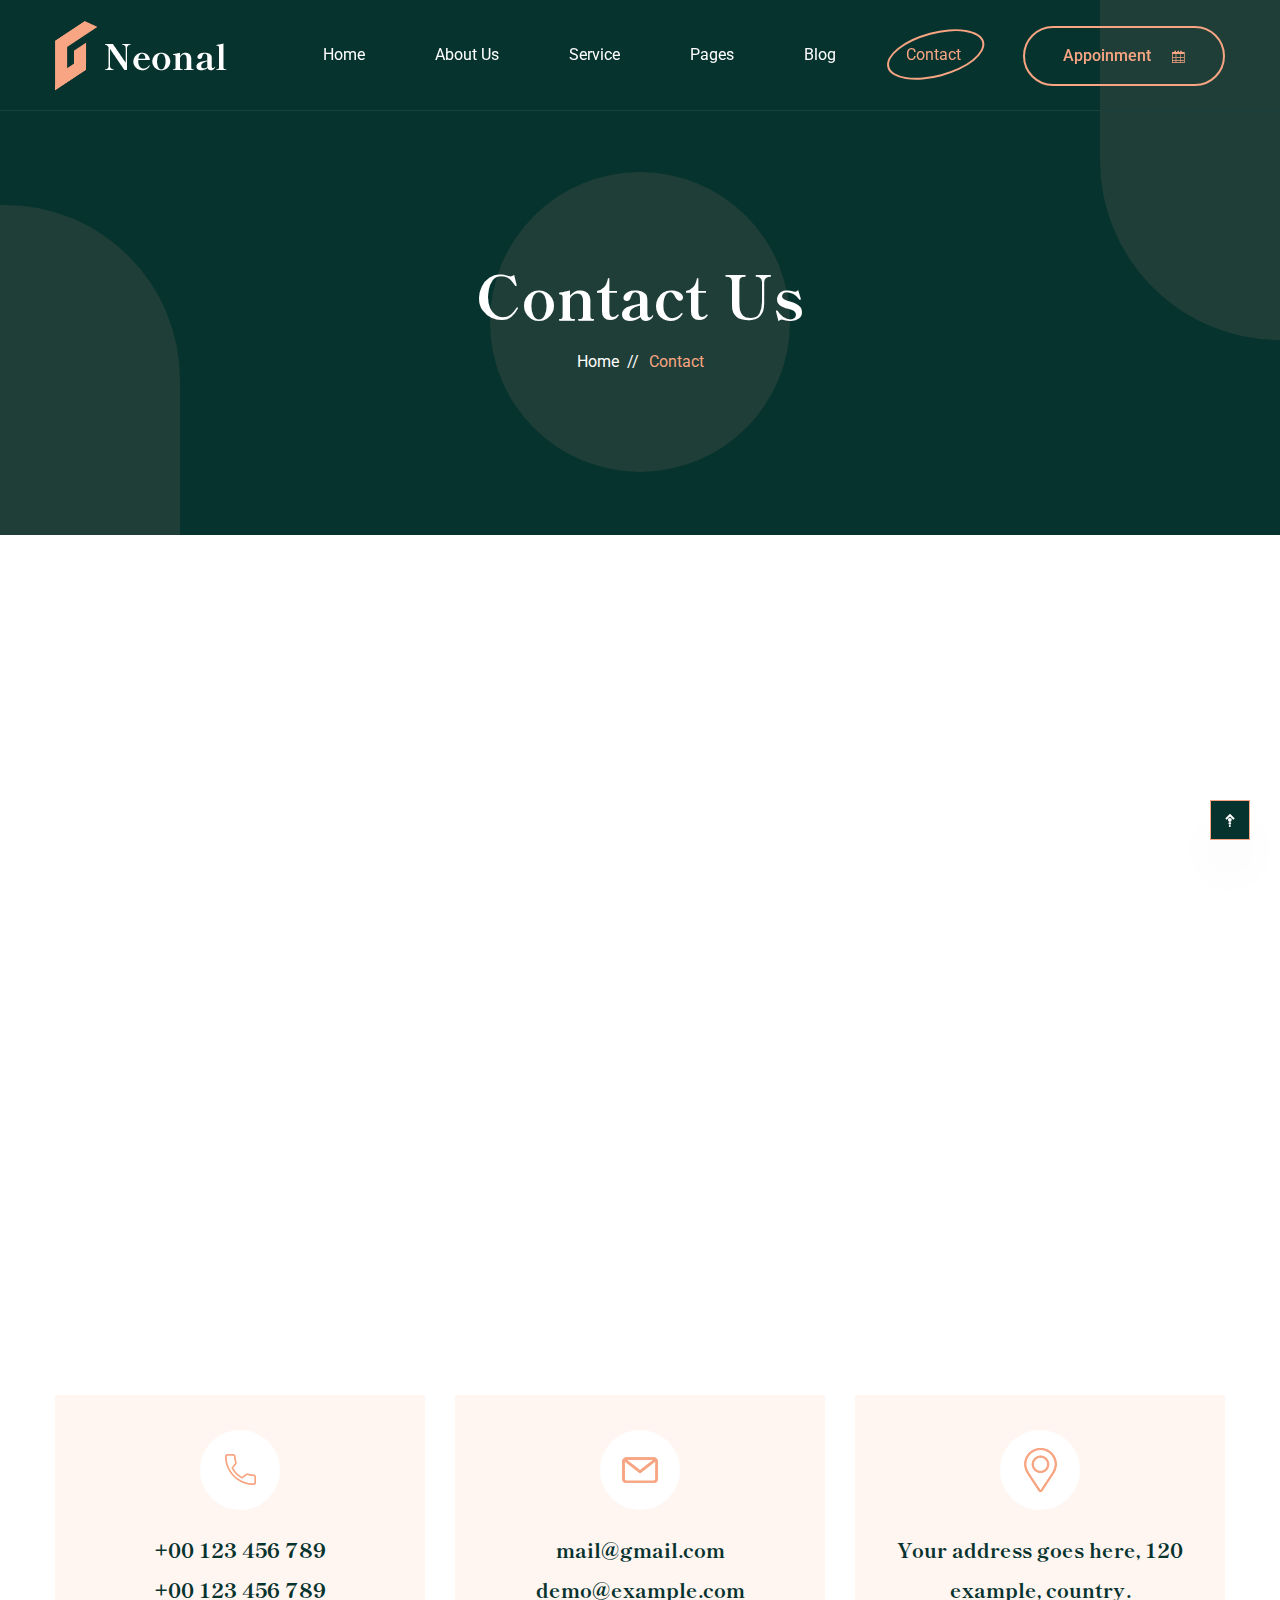
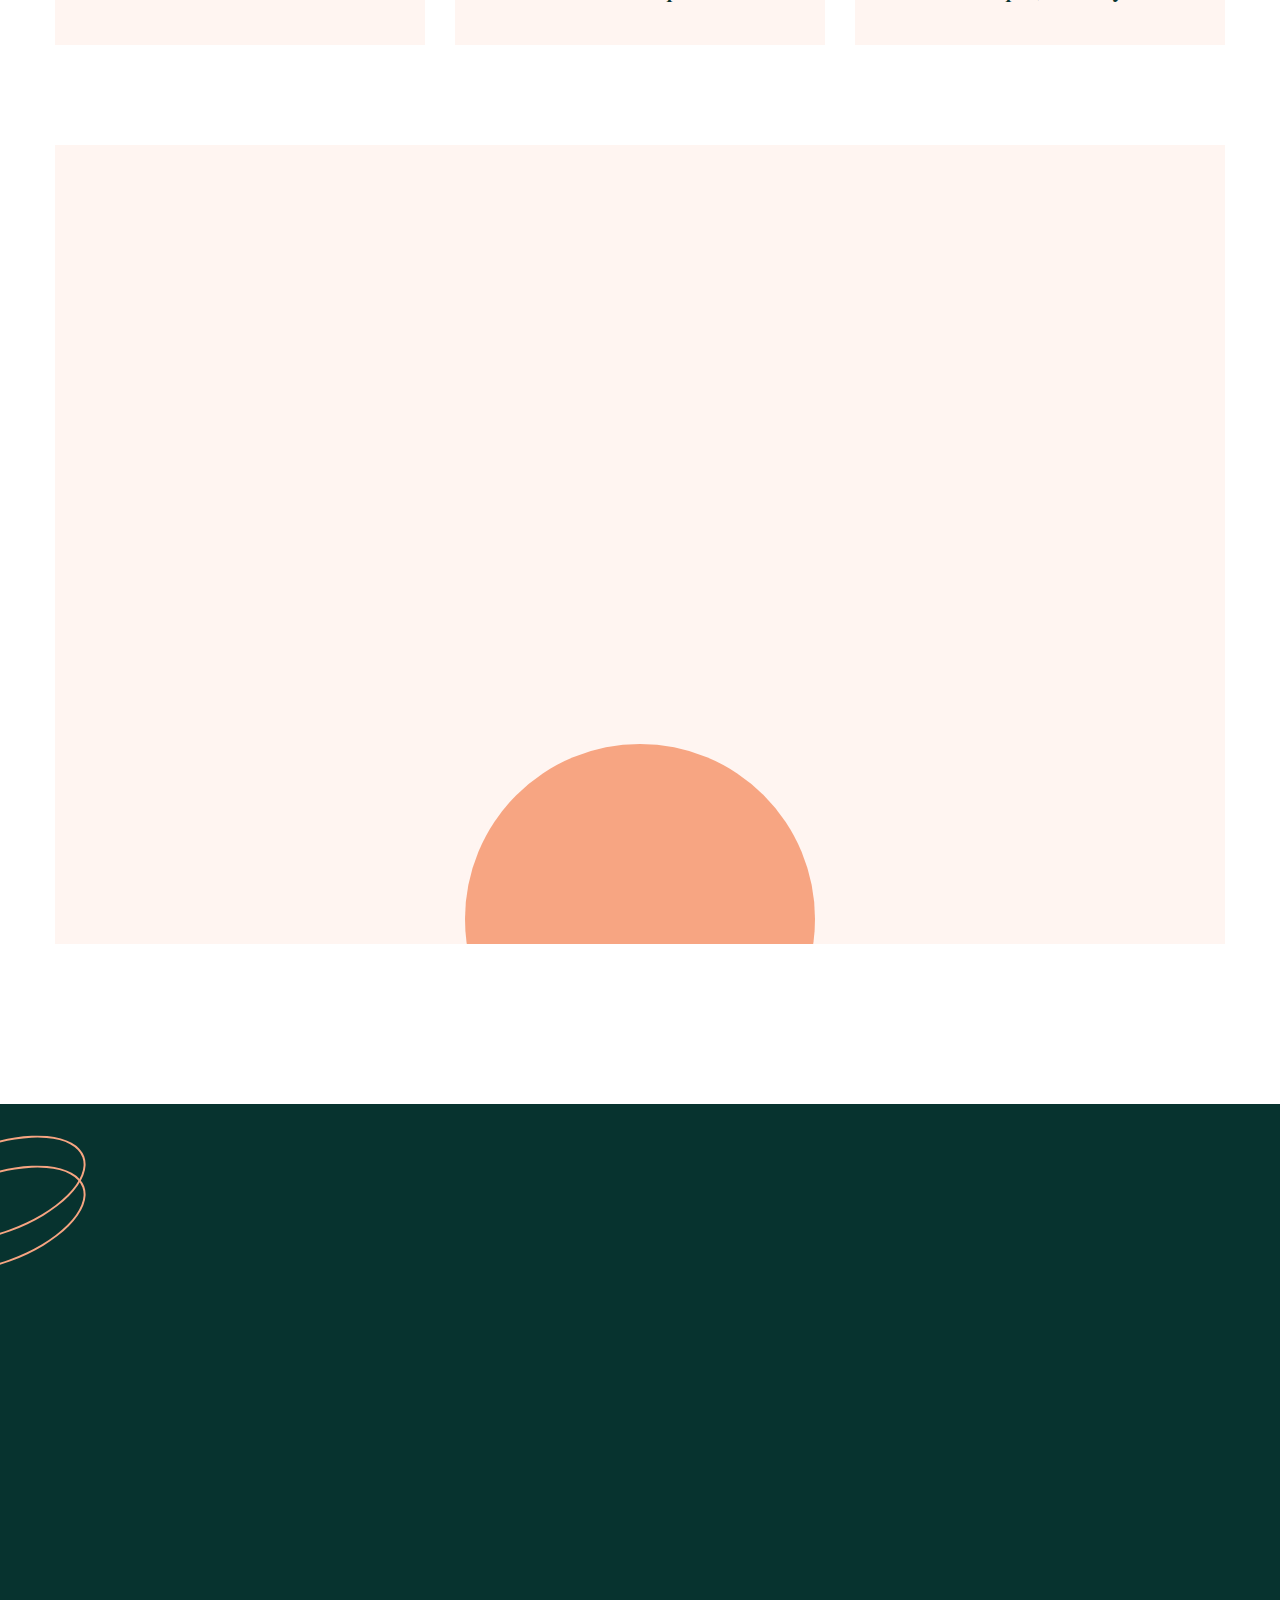
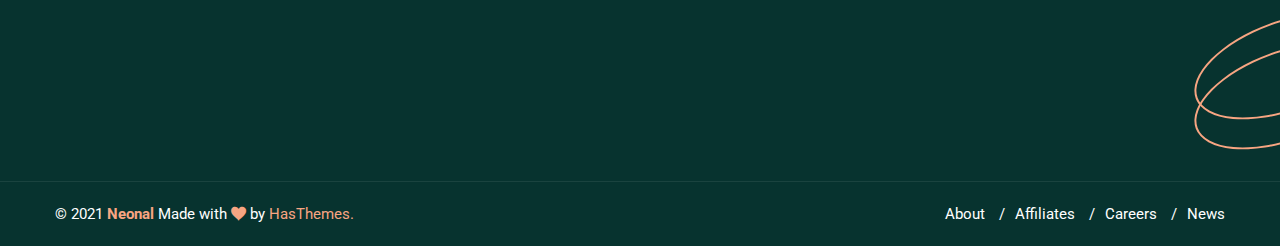
<file: contact.html>
<!DOCTYPE html>
<html lang="en">

    
<!-- Mirrored from htmldemo.net/neonal/neonal/contact.html by HTTrack Website Copier/3.x [XR&CO'2014], Wed, 31 Jul 2024 09:49:06 GMT -->
<head>
        <meta charset="UTF-8" />
        <meta name="viewport" content="width=device-width, initial-scale=1.0" />
        <title>Neonal - Medical Service Bootstrap 5 Template</title>
    
        <!-- Favicons -->
        <link rel="shortcut icon" href="assets/images/favicon.ico">
    
        <!-- Vendor CSS (Icon Font) -->
    
         
        <link rel="stylesheet" href="assets/css/vendor/icofont.min.css" />
        <link rel="stylesheet" href="assets/css/vendor/bootstrap.min.css" /> 
    
        <!-- Plugins CSS (All Plugins Files) -->
    
 
        <link rel="stylesheet" href="assets/css/plugins/swiper-bundle.min.css" />
        <link rel="stylesheet" href="assets/css/plugins/animate.min.css" />
        <link rel="stylesheet" href="assets/css/plugins/aos.min.css" />
        <link rel="stylesheet" href="assets/css/plugins/splitting.min.css" />
        <link rel="stylesheet" href="assets/css/plugins/nice-select.min.css" />
        <link rel="stylesheet" href="assets/css/plugins/jquery-ui.min.css" />
        <link rel="stylesheet" href="assets/css/plugins/magnific-popup-min.css" />
    
        <!-- Use the minified version files listed below for better performance and remove the files listed above -->
    
        
<!-- <link rel="stylesheet" href="assets/css/vendor/vendor.min.css">
        <link rel="stylesheet" href="assets/css/plugins/plugins.min.css">
        <link rel="stylesheet" href="assets/css/style.min.css">   -->
    
    
        <!-- Main Style CSS -->
    
        
        <link rel="stylesheet" href="assets/css/style.css" />
    
    </head>

<body>

    <!-- Header Section Start -->
    <div class="header">
        <div class="sticky-header">
            <div class="header-container container">
                <div class="header-wrapper">

                    <!-- Header Logo Start -->
                    <div class="header-logo">
                        <a href="index.html"><img src="assets/images/logo/logo.png" alt="Logo"></a>
                    </div>
                    <!-- Header Logo End -->

                    <!-- Header Menu Start -->
                    <div class="main-menu d-none d-lg-flex">
                        <ul>
                            <li><a href="index.html">Home</a></li>
                            <li><a href="about.html">About Us</a></li>
                            <li class="has-children"><a href="service-details.html">Service</a></li>
                            <li class="has-children">
                                <a href="#">Pages</a>
                                <ul class="sub-menu">
                                    <li><a href="gallery.html">Gallery</a></li>
                                    <li><a href="error-404.html">Error 404</a></li>
                                    <li><a href="faq.html">FAQ</a></li>
                                </ul>
                            </li>
                            <li class="has-children">
                                <a href="#">Blog</a>
                                <ul class="sub-menu">
                                    <li><a href="blog-grid.html">Blog Grid</a></li>
                                    <li><a href="blog-details.html">Blog Details</a></li>
                                    <li><a href="blog-details-sidebar.html">Blog Details Sidebar</a></li>
                                </ul>
                            </li>
                            <li><a class="active" href="contact.html">Contact</a></li>
                        </ul>
                    </div>
                    <!-- Header Menu End -->

                    <!-- Header Actions Start -->
                    <div class="header-actions">

                        <!-- Appoinment Button Start -->
                        <div class="appoinment-button">
                            <a href="contact.html" class="btn btn-outline-success btn-hover-success">Appoinment<i class="icofont-calendar"></i></a>
                        </div>
                        <!-- Appoinment Button End -->

                        <!-- Mobile Menu Hambarger Action Button Start -->
                        <a class="header-action-btn header-action-btn-menu d-lg-none d-md-flex" href="#/">
                            <i class="icofont-navigation-menu"></i>
                        </a>
                        <!-- Mobile Menu Hambarger Action Button End -->

                    </div>
                    <!-- Header Actions End -->

                </div>
            </div>
        </div>
    </div>
    <!-- Header Section End -->

    <!-- Breadcrumb Section Start -->
    <div class="section breadcrumb-section bg-name-primary">
        <div class="layer shape-1"></div>
        <div class="container section-padding">
            <div class="row">
                <div class="col-12 align-items-center text-center">
                    <!-- Breadcrumb Wrapper Start -->
                    <div class="breadcrumb-wrapper">
                        <h1 class="title">Contact Us</h1>
                        <ul class="breadcrumb-list">
                            <li><a href="index.html">Home</a></li>
                            <li>Contact</li>
                        </ul>
                    </div>
                    <!-- Breadcrumb Wrapper End -->
                </div>
            </div>
        </div>
    </div>
    <!-- Breadcrumb Section End -->

    <!-- Contact Map Start -->
    <div class="section">

        <!-- Google Map Area Start -->
        <div class="google-map-area w-100" data-aos="fade-up" data-aos-duration="1000">
            <iframe class="contact-map" src="https://www.google.com/maps/embed?pb=!1m18!1m12!1m3!1d2136.986005919501!2d-73.9685579655238!3d40.75862446708152!2m3!1f0!2f0!3f0!3m2!1i1024!2i768!4f13.1!3m3!1m2!1s0x89c258e4a1c884e5%3A0x24fe1071086b36d5!2sThe%20Atrium!5e0!3m2!1sen!2sbd!4v1585132512970!5m2!1sen!2sbd"></iframe>
        </div>
        <!-- Google Map Area Start -->

    </div>
    <!-- Contact Map End -->

    <!-- Contact Info Section Start -->
    <div class="section section-margin-top">
        <div class="container">
            <div class="row m-b-n30">

                <div class="col-md-6 col-xl-4 m-b-30">

                    <!-- Single Contact Information Start -->
                    <div class="single-contact-info">

                        <!-- Single Information Thumb Start -->
                        <div class="single-info-thumb">
                            <div class="rotate-around success">
                                <span></span>
                            </div>
                            <img src="assets/images/icon/9.png" alt="Icon">
                        </div>
                        <!-- Single Information Thumb End -->

                        <!-- Single Contact Title Start -->
                        <div class="single-contact-title">
                            <h2 class="title"><a href="tel:123-123-456-789">+00 123 456 789</a></h2>
                            <h3 class="title"><a href="tel:123-123-456-789">+00 123 456 789</a></h3>
                        </div>
                        <!-- Single Contact Title End -->

                    </div>
                    <!-- Single Contact Information End -->

                </div>

                <div class="col-md-6 col-xl-4 m-b-30">

                    <!-- Single Contact Information Start -->
                    <div class="single-contact-info">

                        <!-- Single Information Thumb Start -->
                        <div class="single-info-thumb">
                            <div class="rotate-around success">
                                <span></span>
                            </div>
                            <img src="assets/images/icon/10.png" alt="Icon">
                        </div>
                        <!-- Single Information Thumb End -->

                        <!-- Single Contact Title Start -->
                        <div class="single-contact-title">
                            <h2 class="title"><a href="mailto:demo@example.com">mail@gmail.com</a></h2>
                            <h3 class="title"><a href="mailto:demo@example.com">demo@example.com</a></h3>
                        </div>
                        <!-- Single Contact Title End -->

                    </div>
                    <!-- Single Contact Information End -->

                </div>

                <div class="col-md-6 col-xl-4 m-b-30">

                    <!-- Single Contact Information Start -->
                    <div class="single-contact-info">

                        <!-- Single Information Thumb Start -->
                        <div class="single-info-thumb">
                            <div class="rotate-around success">
                                <span></span>
                            </div>
                            <img src="assets/images/icon/11.png" alt="Icon">
                        </div>
                        <!-- Single Information Thumb End -->

                        <!-- Single Contact Title Start -->
                        <div class="single-contact-title">
                            <h2 class="title">Your address goes here, 120 example, country.</h2>
                        </div>
                        <!-- Single Contact Title End -->

                    </div>
                    <!-- Single Contact Information End -->

                </div>

            </div>
        </div>
    </div>
    <!-- Contact Info Section End -->

    <!-- Submit Form Section Start -->
    <div class="section section-margin-bottom contact-wrapper">
        <div class="container">
            <div class="row justify-content-center">
                <div class="col-lg-12">
                    <div class="submit-form-wrapper bg-name-seashell mt-0">
                        <!-- Start Section Content -->
                        <div class="content">
                            <h2 class="title" data-aos="fade-up" data-aos-duration="1100">Contact Us</h2>
                            <p data-aos="fade-up" data-aos-duration="1800">If you need any help! Just drope a line.</p>
                        </div>
                        <!-- End Section Content -->

                        <!-- Start Contact Form Box -->
                        <div class="contact-form-box">
                            <form id="contact-form" class="default-form contact-form" action="https://htmldemo.net/neonal/neonal/assets/php/neonal.php" method="post">
                                <div class="row">
                                    <div class="col-lg-6">

                                        <div class="default-form-group m-b-20" data-aos="fade-up" data-aos-duration="1100">
                                            <input name="name" type="text" placeholder="First Name :" required>
                                        </div>

                                        <div class="default-form-group m-b-20" data-aos="fade-up" data-aos-duration="1200">
                                            <input name="lname" type="text" placeholder="Last Name :" required>
                                        </div>

                                        <div class="default-form-group m-b-20" data-aos="fade-up" data-aos-duration="1200">
                                            <input name="phone" type="tel" placeholder="Phone :" required>
                                        </div>

                                        <div class="default-form-group m-b-20" data-aos="fade-up" data-aos-duration="1300">
                                            <input name="email" type="email" placeholder="Email :" required>
                                        </div>

                                    </div>
                                    <div class="col-lg-6" data-aos="fade-up" data-aos-duration="1700">
                                        <div class="default-form-group">
                                            <textarea name="message" cols="30" rows="10" placeholder="Comment" required></textarea>
                                        </div>
                                    </div>
                                    <div class="col-12 m-t-50" data-aos="fade-up" data-aos-duration="1800">
                                        <div class="default-form-group d-flex justify-content-center">
                                            <button class="btn btn-outline-whited btn-hover-primary" type="submit" id="submit" name="submit">Submit Now<i class="icofont-double-right"></i></button>
                                        </div>
                                    </div>
                                </div>
                            </form>
                            <p class="form-messege"></p>
                        </div>
                        <!-- End Contact Form Box -->
                    </div>
                </div>
            </div>
        </div>
    </div>
    <!-- Submit Form Section End -->

    <!-- Footer Section Start -->
    <footer class="section footer-section">
        <!-- Footer Top Start -->
        <div class="footer-top bg-name-primary section-padding">
            <!-- Shape Start -->
            <div class="footer-shape-left layer-shape"></div>
            <div class="footer-shape-right layer-shape"></div>
            <!-- Shape End -->
            <div class="container">
                <div class="row m-b-n40">
                    <div class="col-12 col-md-6 col-lg-3 col-xl-4 m-b-40" data-aos="fade-up" data-aos-duration="1000">
                        <div class="single-footer-widget">
                            <div class="footer-logo m-b-20">
                                <a href="index.html"><img src="assets/images/logo/logo.png" alt="Logo"></a>
                            </div>
                            <p class="desc-content m-b-35">Lorem Ipsum is simply dummy text of the printing and typesetting industry.has been since the printer took.</p>
                            <div class="appoinment-button">
                                <a href="contact.html" class="btn btn-outline-success btn-hover-success">Appoinment<i class="icofont-calendar"></i></a>
                            </div>
                        </div>
                    </div>
                    <div class="col-sm-6 col-md-6 col-lg-2 col-xl-2 m-b-40" data-aos="fade-up" data-aos-duration="1500">
                        <div class="single-footer-widget">
                            <h4 class="widget-title">Quick Links</h4>
                            <ul class="widget-list">
                                <li><a href="about.html"><i class="icofont-plus"></i> About Us</a></li>
                                <li><a href="service.html"><i class="icofont-plus"></i> Service</a></li>
                                <li><a href="contact.html"><i class="icofont-plus"></i> Doctors</a></li>
                                <li><a href="contact.html"><i class="icofont-plus"></i> Departments</a></li>
                                <li><a href="contact.html"><i class="icofont-plus"></i> Online Payment</a></li>
                                <li><a href="contact.html"><i class="icofont-plus"></i> Contact Us</a></li>
                                <li><a href="account.html"><i class="icofont-plus"></i> My Account</a></li>
                            </ul>
                        </div>
                    </div>
                    <div class="col-sm-6 col-md-6 col-lg-3 col-xl-2 m-b-40" data-aos="fade-up" data-aos-duration="2000">
                        <div class="single-footer-widget single-footer-space-left">
                            <h4 class="widget-title">Neonal Services</h4>
                            <ul class="widget-list">
                                <li><a href="contact.html"><i class="icofont-plus"></i> Pediatric Clinic</a></li>
                                <li><a href="contact.html"><i class="icofont-plus"></i> Diagnosis Clinic</a></li>
                                <li><a href="contact.html"><i class="icofont-plus"></i> Cardiac Clinic</a></li>
                                <li><a href="contact.html"><i class="icofont-plus"></i> Laboratory Analysis</a></li>
                                <li><a href="contact.html"><i class="icofont-plus"></i> Gynecological Clinic</a></li>
                                <li><a href="contact.html"><i class="icofont-plus"></i> Personal Counseling</a></li>
                                <li><a href="contact.html"><i class="icofont-plus"></i> Dental Clinic</a></li>
                            </ul>
                        </div>
                    </div>
                    <div class="col-12 col-md-6 col-lg-4 col-xl-4 d-flex justify-content-lg-end m-b-40" data-aos="fade-up" data-aos-duration="2500">
                        <div class="single-footer-widget">
                            <h4 class="widget-title">Working Hours</h4>
                            <ul class="widget-list table-list">
                                <li>
                                    <span>Monday</span>
                                    <span class="table-list-middle">-</span>
                                    <span>10 am to 07 pm</span>
                                </li>
                                <li>
                                    <span>Tuesday</span>
                                    <span class="table-list-middle">-</span>
                                    <span>10 am to 07 pm</span>
                                </li>
                                <li>
                                    <span>Wednesday</span>
                                    <span class="table-list-middle">-</span>
                                    <span>10 am to 07 pm</span>
                                </li>
                                <li>
                                    <span>Thursday</span>
                                    <span class="table-list-middle">-</span>
                                    <span>10 am to 07 pm</span>
                                </li>
                                <li>
                                    <span>Friday</span>
                                    <span class="table-list-middle">-</span>
                                    <span>10 am to 07 pm</span>
                                </li>
                                <li>
                                    <span>Satarday</span>
                                    <span class="table-list-middle">-</span>
                                    <span>10 am to 07 pm</span>
                                </li>
                                <li>
                                    <span>Sunday</span>
                                    <span class="table-list-middle">-</span>
                                    <span class="text-color-success">Close</span>
                                </li>
                            </ul>
                        </div>
                    </div>
                </div>
            </div>
        </div>
        <!-- Footer Top End -->

        <!-- Footer Bottom Start -->
        <div class="footer-bottom bg-name-primary p-t-20 p-b-20">
            <div class="container">
                <div class="row m-b-n10">
                    <div class="col-md-6 m-b-10">
                        <div class="copyright-content">
                            <p class="mb-0">© 2021 <strong class="text-color-success">Neonal </strong> Made with <i class="icofont-heart-alt text-color-success"></i> by <a href="https://hasthemes.com/" class="text-color-success">HasThemes.</a></p>
                        </div>
                    </div>
                    <div class="col-md-6 m-b-10">
                        <!-- Footer Menu Start -->
                        <div class="footer-menu">
                            <ul>
                                <li><a href="about.html">About</a></li>
                                <li><a href="about.html">Affiliates</a></li>
                                <li><a href="contact.html">Careers</a></li>
                                <li><a href="blog-details.html">News</a></li>
                            </ul>
                        </div>
                        <!-- Footer Menu End -->
                    </div>
                </div>
            </div>
        </div>
        <!-- Footer Bottom End -->
    </footer>
    <!-- Footer Section End -->

    <!-- Scroll Top Start -->
    <a href="#" class="scroll-top show" id="scroll-top">
        <i class="arrow-top icofont-bubble-up"></i>
        <i class="arrow-bottom icofont-bubble-up"></i>
    </a>
    <!-- Scroll Top End -->

    <!-- Mobile Menu Start -->
    <div class="mobile-menu-wrapper">
        <div class="offcanvas-overlay"></div>

        <!-- Mobile Menu Inner Start -->
        <div class="mobile-menu-inner">

            <!-- Button Close Start -->
            <div class="offcanvas-btn-close">
                <i class="icofont-close-line"></i>
            </div>
            <!-- Button Close End -->

            <!-- Mobile Menu Inner Wrapper Start -->
            <div class="mobile-menu-inner-wrapper">

                <!-- Appoinment Button Start -->
                <div class="appoinment-button">
                    <a href="contact.html" class="btn btn-outline-success btn-hover-success">Appoinment<i class="icofont-calendar"></i></a>
                </div>
                <!-- Appoinment Button End -->

                <!-- Mobile Menu Start -->
                <div class="mobile-navigation">
                    <nav>
                        <ul class="mobile-menu">
                            <li><a href="index.html">Home</a></li>
                            <li><a href="about.html">About Us</a></li>
                            <li><a href="service-details.html">Service</a></li>
                            <li class="has-children">
                                <a href="#">Pages <i class="icofont-dotted-down" aria-hidden="true"></i></a>
                                <ul class="dropdown">
                                    <li><a href="gallery.html">Gallery</a></li>
                                    <li><a href="error-404.html">Error 404</a></li>
                                    <li><a href="faq.html">FAQ</a></li>
                                </ul>
                            </li>
                            <li class="has-children">
                                <a href="#">Blog <i class="icofont-dotted-down" aria-hidden="true"></i></a>
                                <ul class="dropdown">
                                    <li><a href="blog-details.html">Blog Details</a></li>
                                    <li><a href="blog-details-sidebar.html">Blog Details Sidebar</a></li>
                                </ul>
                            </li>
                            <li><a href="contact.html">Contact</a></li>
                        </ul>
                    </nav>
                </div>
                <!-- Mobile Menu End -->

                <!-- Contact Links/Social Links Start -->
                <div class="mt-auto bottom-0">

                    <!-- Contact Links Start -->
                    <ul class="contact-links">
                        <li><i class="icofont-phone"></i><a href="tel:+0123456789"> +012 3456 789</a></li>
                        <li><i class="icofont-envelope-open"></i><a href="mailto:info@example.com"> info@example.com</a></li>
                        <li><i class="icofont-wall-clock"></i> <span>Monday - Sunday 9.00 - 18.00</span> </li>
                    </ul>
                    <!-- Contact Links End -->
                </div>
                <!-- Contact Links/Social Links End -->
            </div>
            <!-- Mobile Menu Inner Wrapper End -->

        </div>
        <!-- Mobile Menu Inner End -->
    </div>
    <!-- Mobile Menu End -->

    <!-- Global Vendor, plugins JS -->

    <!-- Vendor JS -->

    
    <script src="assets/js/vendor/popper.min.js"></script>
    <script src="assets/js/vendor/bootstrap.min.js"></script>
    <script src="assets/js/vendor/jquery-3.6.0.min.js"></script>
    <script src="assets/js/vendor/jquery-migrate-3.3.2.min.js"></script>
    <script src="assets/js/vendor/modernizr-3.11.2.min.js"></script>

    <!-- Plugins JS -->

    
    <script src="assets/js/plugins/aos.min.js"></script>
    <script src="assets/js/plugins/jquery.ajaxchimp.min.js"></script>
    <script src="assets/js/plugins/jquery-ui.min.js"></script>
    <script src="assets/js/plugins/nice-select.min.js"></script>
    <script src="assets/js/plugins/splitting.min.js"></script>
    <script src="assets/js/plugins/isotope.pkgd.min.js"></script>
    <script src="assets/js/plugins/swiper-bundle.min.js"></script>
    <script src="assets/js/plugins/jquery.magnific-popup.min.js"></script> 

    <!-- Use the minified version files listed below for better performance and remove the files listed above -->

    
<!-- <script src="assets/js/vendor.min.js"></script>
    <script src="assets/js/plugins.min.js"></script>   -->
   

    <!--Main JS-->
    <script src="assets/js/main.js"></script>
</body>


<!-- Mirrored from htmldemo.net/neonal/neonal/contact.html by HTTrack Website Copier/3.x [XR&CO'2014], Wed, 31 Jul 2024 09:49:08 GMT -->
</html>
</file>
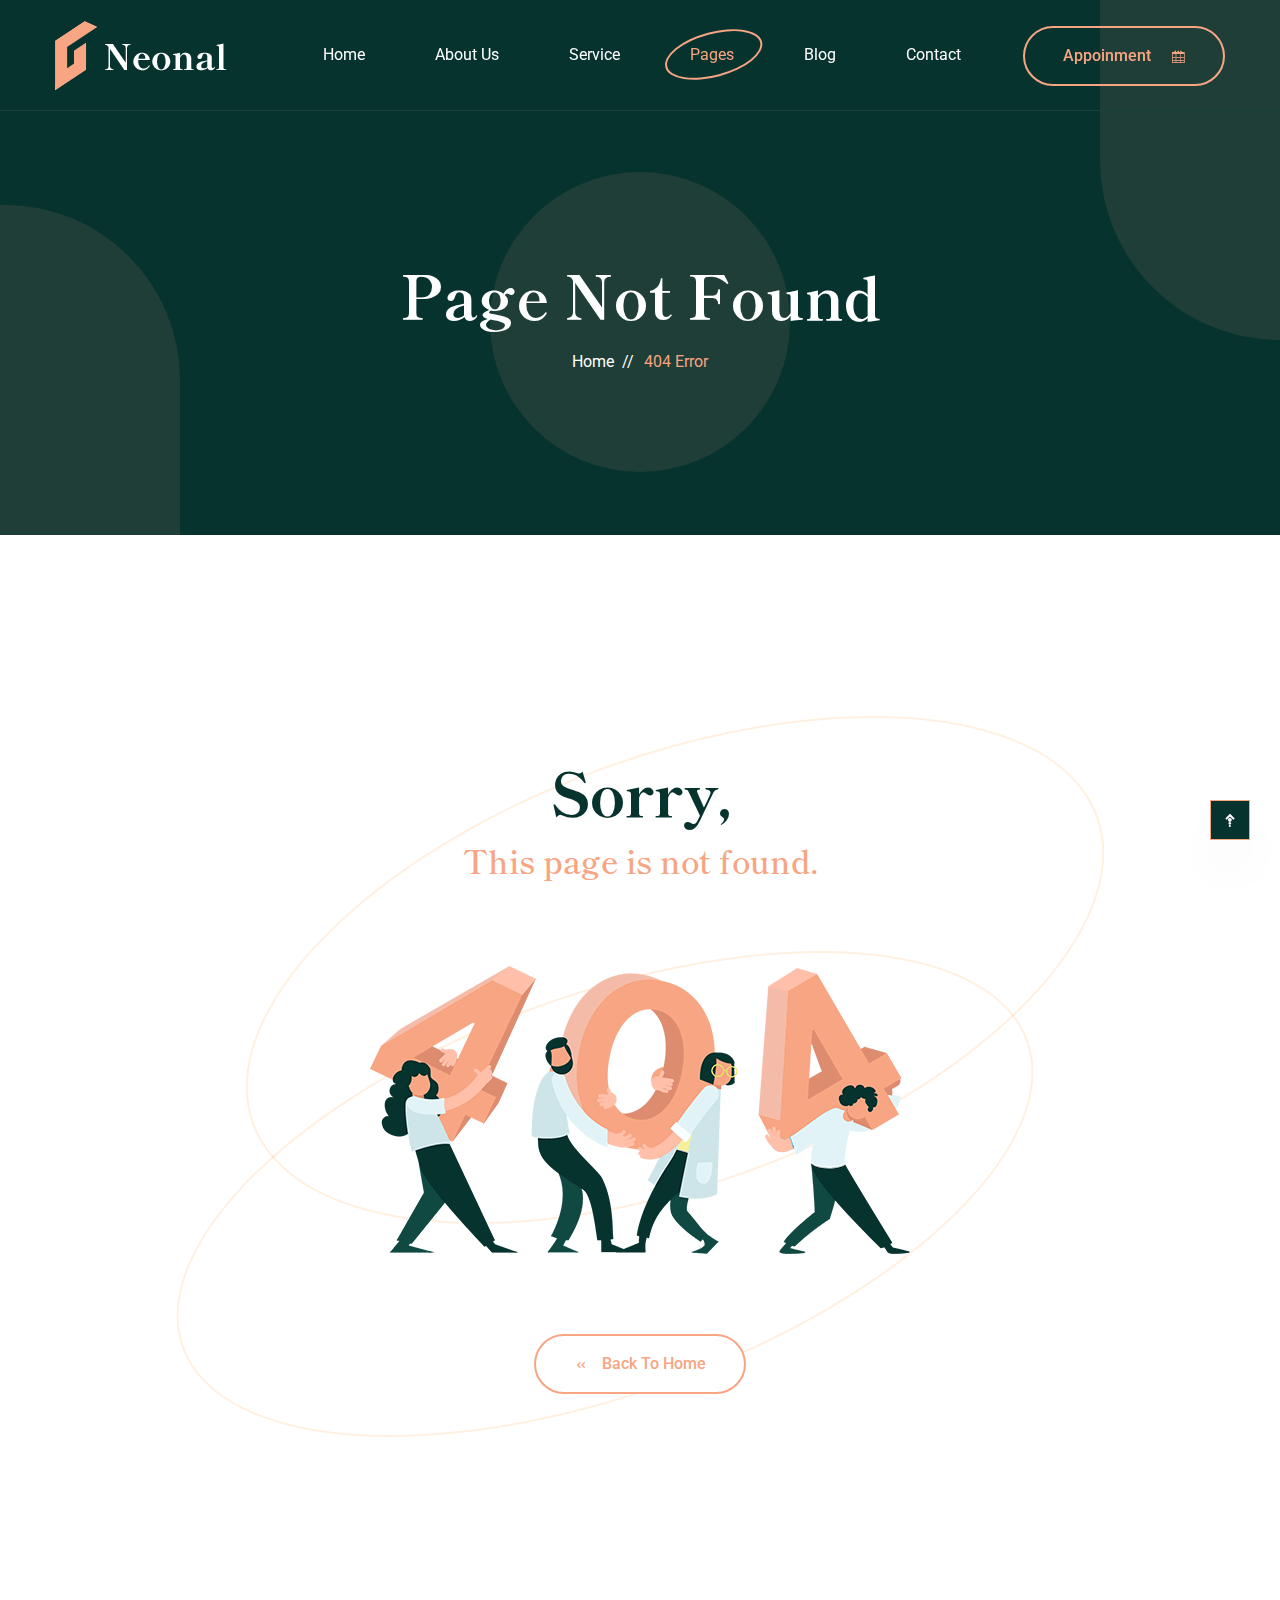
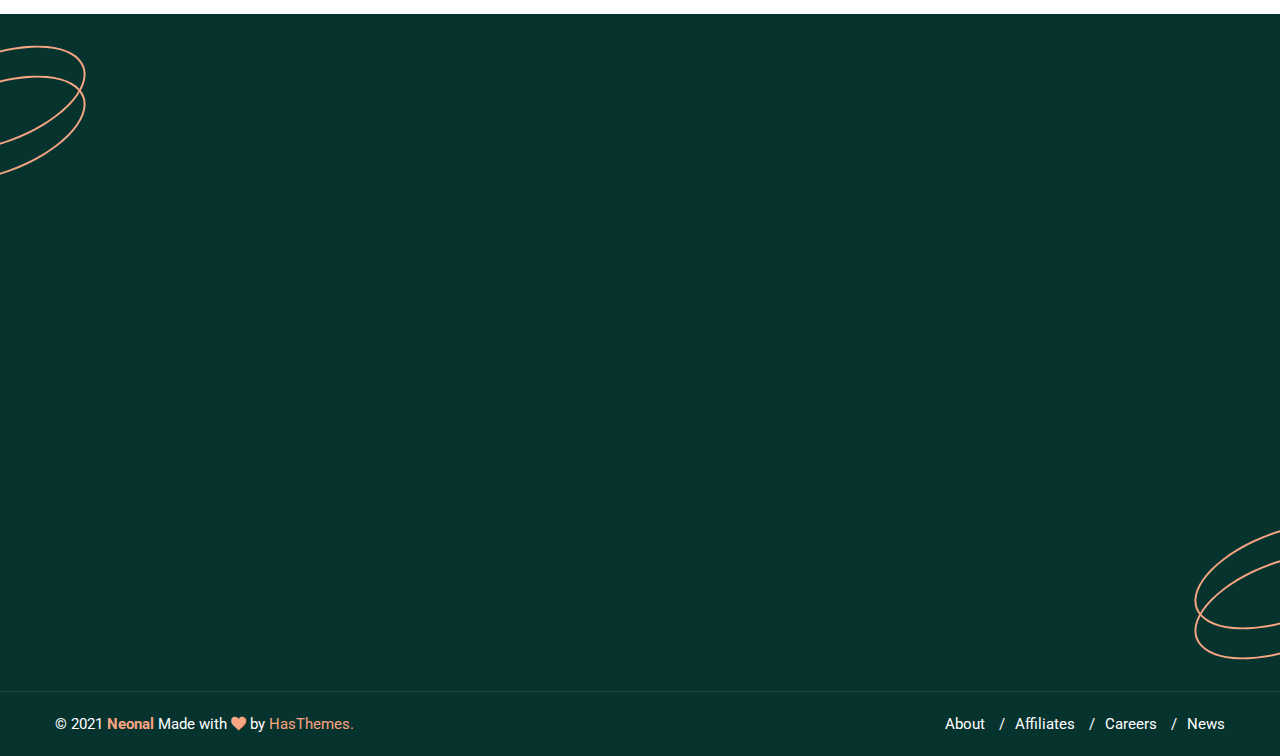
<file: error-404.html>
<!DOCTYPE html>
<html lang="en">

    
<!-- Mirrored from htmldemo.net/neonal/neonal/error-404.html by HTTrack Website Copier/3.x [XR&CO'2014], Wed, 31 Jul 2024 09:48:54 GMT -->
<head>
        <meta charset="UTF-8" />
        <meta name="viewport" content="width=device-width, initial-scale=1.0" />
        <title>Neonal - Medical Service Bootstrap 5 Template</title>
    
        <!-- Favicons -->
        <link rel="shortcut icon" href="assets/images/favicon.ico">
    
        <!-- Vendor CSS (Icon Font) -->
    
         
        <link rel="stylesheet" href="assets/css/vendor/icofont.min.css" />
        <link rel="stylesheet" href="assets/css/vendor/bootstrap.min.css" /> 
    
        <!-- Plugins CSS (All Plugins Files) -->
    
 
        <link rel="stylesheet" href="assets/css/plugins/swiper-bundle.min.css" />
        <link rel="stylesheet" href="assets/css/plugins/animate.min.css" />
        <link rel="stylesheet" href="assets/css/plugins/aos.min.css" />
        <link rel="stylesheet" href="assets/css/plugins/splitting.min.css" />
        <link rel="stylesheet" href="assets/css/plugins/nice-select.min.css" />
        <link rel="stylesheet" href="assets/css/plugins/jquery-ui.min.css" />
        <link rel="stylesheet" href="assets/css/plugins/magnific-popup-min.css" />
    
        <!-- Use the minified version files listed below for better performance and remove the files listed above -->
    
        
<!-- <link rel="stylesheet" href="assets/css/vendor/vendor.min.css">
        <link rel="stylesheet" href="assets/css/plugins/plugins.min.css">
        <link rel="stylesheet" href="assets/css/style.min.css">   -->
    
    
        <!-- Main Style CSS -->
    
        
        <link rel="stylesheet" href="assets/css/style.css" />
    
    </head>

<body>

    <!-- Header Section Start -->
    <div class="header">
        <div class="sticky-header">
            <div class="header-container container">
                <div class="header-wrapper">

                    <!-- Header Logo Start -->
                    <div class="header-logo">
                        <a href="index.html"><img src="assets/images/logo/logo.png" alt="Logo"></a>
                    </div>
                    <!-- Header Logo End -->

                    <!-- Header Menu Start -->
                    <div class="main-menu d-none d-lg-flex">
                        <ul>
                            <li><a href="index.html">Home</a></li>
                            <li><a href="about.html">About Us</a></li>
                            <li class="has-children"><a href="service-details.html">Service</a></li>
                            <li class="has-children">
                                <a class="active" href="#">Pages</a>
                                <ul class="sub-menu">
                                    <li><a href="gallery.html">Gallery</a></li>
                                    <li><a href="error-404.html">Error 404</a></li>
                                    <li><a href="faq.html">FAQ</a></li>
                                </ul>
                            </li>
                            <li class="has-children">
                                <a href="#">Blog</a>
                                <ul class="sub-menu">
                                    <li><a href="blog-grid.html">Blog Grid</a></li>
                                    <li><a href="blog-details.html">Blog Details</a></li>
                                    <li><a href="blog-details-sidebar.html">Blog Details Sidebar</a></li>
                                </ul>
                            </li>
                            <li><a href="contact.html">Contact</a></li>
                        </ul>
                    </div>
                    <!-- Header Menu End -->

                    <!-- Header Actions Start -->
                    <div class="header-actions">

                        <!-- Appoinment Button Start -->
                        <div class="appoinment-button">
                            <a href="contact.html" class="btn btn-outline-success btn-hover-success">Appoinment<i class="icofont-calendar"></i></a>
                        </div>
                        <!-- Appoinment Button End -->

                        <!-- Mobile Menu Hambarger Action Button Start -->
                        <a class="header-action-btn header-action-btn-menu d-lg-none d-md-flex" href="#/">
                            <i class="icofont-navigation-menu"></i>
                        </a>
                        <!-- Mobile Menu Hambarger Action Button End -->

                    </div>
                    <!-- Header Actions End -->

                </div>
            </div>
        </div>
    </div>
    <!-- Header Section End -->

    <!-- Breadcrumb Section Start -->
    <div class="section breadcrumb-section bg-name-primary">
        <div class="layer shape-1"></div>
        <div class="container section-padding">
            <div class="row">
                <div class="col-12 align-items-center text-center">
                    <!-- Breadcrumb Wrapper Start -->
                    <div class="breadcrumb-wrapper">
                        <h1 class="title">Page Not Found</h1>
                        <ul class="breadcrumb-list">
                            <li><a href="index.html">Home</a></li>
                            <li>404 Error</li>
                        </ul>
                    </div>
                    <!-- Breadcrumb Wrapper End -->
                </div>
            </div>
        </div>
    </div>
    <!-- Breadcrumb Section End -->

    <!-- Page Not Found Section Start -->
    <div class="section page-not-found-area">
        <div class="container">
            <div class="row">
                <div class="col-12">
                    <!-- Page Not Found Wrapper Start -->
                    <div class="page-not-found-wrapper">
                        <div class="content">
                            <h2 class="title">Sorry,</h2>
                            <p>This page is not found.</p>
                        </div>
                        <div class="image">
                            <img src="assets/images/error/1.png" alt="Error 404 Image">
                        </div>
                        <div class="back-button">
                            <a href="index.html" class="btn btn-outline-success btn-hover-primary"><i class="icofont-double-left"></i> Back to Home</a>
                        </div>
                    </div>
                    <!-- Page Not Found Wrapper End -->
                </div>
            </div>
        </div>
    </div>
    <!-- Page Not Found Section End -->

    <!-- Footer Section Start -->
    <footer class="section footer-section">
        <!-- Footer Top Start -->
        <div class="footer-top bg-name-primary section-padding">
            <!-- Shape Start -->
            <div class="footer-shape-left layer-shape"></div>
            <div class="footer-shape-right layer-shape"></div>
            <!-- Shape End -->
            <div class="container">
                <div class="row m-b-n40">
                    <div class="col-12 col-md-6 col-lg-3 col-xl-4 m-b-40" data-aos="fade-up" data-aos-duration="1000">
                        <div class="single-footer-widget">
                            <div class="footer-logo m-b-20">
                                <a href="index.html"><img src="assets/images/logo/logo.png" alt="Logo"></a>
                            </div>
                            <p class="desc-content m-b-35">Lorem Ipsum is simply dummy text of the printing and typesetting industry.has been since the printer took.</p>
                            <div class="appoinment-button">
                                <a href="contact.html" class="btn btn-outline-success btn-hover-success">Appoinment<i class="icofont-calendar"></i></a>
                            </div>
                        </div>
                    </div>
                    <div class="col-sm-6 col-md-6 col-lg-2 col-xl-2 m-b-40" data-aos="fade-up" data-aos-duration="1500">
                        <div class="single-footer-widget">
                            <h4 class="widget-title">Quick Links</h4>
                            <ul class="widget-list">
                                <li><a href="about.html"><i class="icofont-plus"></i> About Us</a></li>
                                <li><a href="service.html"><i class="icofont-plus"></i> Service</a></li>
                                <li><a href="contact.html"><i class="icofont-plus"></i> Doctors</a></li>
                                <li><a href="contact.html"><i class="icofont-plus"></i> Departments</a></li>
                                <li><a href="contact.html"><i class="icofont-plus"></i> Online Payment</a></li>
                                <li><a href="contact.html"><i class="icofont-plus"></i> Contact Us</a></li>
                                <li><a href="account.html"><i class="icofont-plus"></i> My Account</a></li>
                            </ul>
                        </div>
                    </div>
                    <div class="col-sm-6 col-md-6 col-lg-3 col-xl-2 m-b-40" data-aos="fade-up" data-aos-duration="2000">
                        <div class="single-footer-widget single-footer-space-left">
                            <h4 class="widget-title">Neonal Services</h4>
                            <ul class="widget-list">
                                <li><a href="contact.html"><i class="icofont-plus"></i> Pediatric Clinic</a></li>
                                <li><a href="contact.html"><i class="icofont-plus"></i> Diagnosis Clinic</a></li>
                                <li><a href="contact.html"><i class="icofont-plus"></i> Cardiac Clinic</a></li>
                                <li><a href="contact.html"><i class="icofont-plus"></i> Laboratory Analysis</a></li>
                                <li><a href="contact.html"><i class="icofont-plus"></i> Gynecological Clinic</a></li>
                                <li><a href="contact.html"><i class="icofont-plus"></i> Personal Counseling</a></li>
                                <li><a href="contact.html"><i class="icofont-plus"></i> Dental Clinic</a></li>
                            </ul>
                        </div>
                    </div>
                    <div class="col-12 col-md-6 col-lg-4 col-xl-4 d-flex justify-content-lg-end m-b-40" data-aos="fade-up" data-aos-duration="2500">
                        <div class="single-footer-widget">
                            <h4 class="widget-title">Working Hours</h4>
                            <ul class="widget-list table-list">
                                <li>
                                    <span>Monday</span>
                                    <span class="table-list-middle">-</span>
                                    <span>10 am to 07 pm</span>
                                </li>
                                <li>
                                    <span>Tuesday</span>
                                    <span class="table-list-middle">-</span>
                                    <span>10 am to 07 pm</span>
                                </li>
                                <li>
                                    <span>Wednesday</span>
                                    <span class="table-list-middle">-</span>
                                    <span>10 am to 07 pm</span>
                                </li>
                                <li>
                                    <span>Thursday</span>
                                    <span class="table-list-middle">-</span>
                                    <span>10 am to 07 pm</span>
                                </li>
                                <li>
                                    <span>Friday</span>
                                    <span class="table-list-middle">-</span>
                                    <span>10 am to 07 pm</span>
                                </li>
                                <li>
                                    <span>Satarday</span>
                                    <span class="table-list-middle">-</span>
                                    <span>10 am to 07 pm</span>
                                </li>
                                <li>
                                    <span>Sunday</span>
                                    <span class="table-list-middle">-</span>
                                    <span class="text-color-success">Close</span>
                                </li>
                            </ul>
                        </div>
                    </div>
                </div>
            </div>
        </div>
        <!-- Footer Top End -->

        <!-- Footer Bottom Start -->
        <div class="footer-bottom bg-name-primary p-t-20 p-b-20">
            <div class="container">
                <div class="row m-b-n10">
                    <div class="col-md-6 m-b-10">
                        <div class="copyright-content">
                            <p class="mb-0">© 2021 <strong class="text-color-success">Neonal </strong> Made with <i class="icofont-heart-alt text-color-success"></i> by <a href="https://hasthemes.com/" class="text-color-success">HasThemes.</a></p>
                        </div>
                    </div>
                    <div class="col-md-6 m-b-10">
                        <!-- Footer Menu Start -->
                        <div class="footer-menu">
                            <ul>
                                <li><a href="about.html">About</a></li>
                                <li><a href="about.html">Affiliates</a></li>
                                <li><a href="contact.html">Careers</a></li>
                                <li><a href="blog-details.html">News</a></li>
                            </ul>
                        </div>
                        <!-- Footer Menu End -->
                    </div>
                </div>
            </div>
        </div>
        <!-- Footer Bottom End -->
    </footer>
    <!-- Footer Section End -->

    <!-- Scroll Top Start -->
    <a href="#" class="scroll-top show" id="scroll-top">
        <i class="arrow-top icofont-bubble-up"></i>
        <i class="arrow-bottom icofont-bubble-up"></i>
    </a>
    <!-- Scroll Top End -->

    <!-- Mobile Menu Start -->
    <div class="mobile-menu-wrapper">
        <div class="offcanvas-overlay"></div>

        <!-- Mobile Menu Inner Start -->
        <div class="mobile-menu-inner">

            <!-- Button Close Start -->
            <div class="offcanvas-btn-close">
                <i class="icofont-close-line"></i>
            </div>
            <!-- Button Close End -->

            <!-- Mobile Menu Inner Wrapper Start -->
            <div class="mobile-menu-inner-wrapper">

                <!-- Appoinment Button Start -->
                <div class="appoinment-button">
                    <a href="contact.html" class="btn btn-outline-success btn-hover-success">Appoinment<i class="icofont-calendar"></i></a>
                </div>
                <!-- Appoinment Button End -->

                <!-- Mobile Menu Start -->
                <div class="mobile-navigation">
                    <nav>
                        <ul class="mobile-menu">
                            <li><a href="index.html">Home</a></li>
                            <li><a href="about.html">About Us</a></li>
                            <li><a href="service-details.html">Service</a></li>
                            <li class="has-children">
                                <a href="#">Pages <i class="icofont-dotted-down" aria-hidden="true"></i></a>
                                <ul class="dropdown">
                                    <li><a href="gallery.html">Gallery</a></li>
                                    <li><a href="error-404.html">Error 404</a></li>
                                    <li><a href="faq.html">FAQ</a></li>
                                </ul>
                            </li>
                            <li class="has-children">
                                <a href="#">Blog <i class="icofont-dotted-down" aria-hidden="true"></i></a>
                                <ul class="dropdown">
                                    <li><a href="blog-details.html">Blog Details</a></li>
                                    <li><a href="blog-details-sidebar.html">Blog Details Sidebar</a></li>
                                </ul>
                            </li>
                            <li><a href="contact.html">Contact</a></li>
                        </ul>
                    </nav>
                </div>
                <!-- Mobile Menu End -->

                <!-- Contact Links/Social Links Start -->
                <div class="mt-auto bottom-0">

                    <!-- Contact Links Start -->
                    <ul class="contact-links">
                        <li><i class="icofont-phone"></i><a href="tel:+0123456789"> +012 3456 789</a></li>
                        <li><i class="icofont-envelope-open"></i><a href="mailto:info@example.com"> info@example.com</a></li>
                        <li><i class="icofont-wall-clock"></i> <span>Monday - Sunday 9.00 - 18.00</span> </li>
                    </ul>
                    <!-- Contact Links End -->
                </div>
                <!-- Contact Links/Social Links End -->
            </div>
            <!-- Mobile Menu Inner Wrapper End -->

        </div>
        <!-- Mobile Menu Inner End -->
    </div>
    <!-- Mobile Menu End -->

    <!-- Global Vendor, plugins JS -->

    <!-- Vendor JS -->

    
    <script src="assets/js/vendor/popper.min.js"></script>
    <script src="assets/js/vendor/bootstrap.min.js"></script>
    <script src="assets/js/vendor/jquery-3.6.0.min.js"></script>
    <script src="assets/js/vendor/jquery-migrate-3.3.2.min.js"></script>
    <script src="assets/js/vendor/modernizr-3.11.2.min.js"></script>

    <!-- Plugins JS -->

    
    <script src="assets/js/plugins/aos.min.js"></script>
    <script src="assets/js/plugins/jquery.ajaxchimp.min.js"></script>
    <script src="assets/js/plugins/jquery-ui.min.js"></script>
    <script src="assets/js/plugins/nice-select.min.js"></script>
    <script src="assets/js/plugins/splitting.min.js"></script>
    <script src="assets/js/plugins/isotope.pkgd.min.js"></script>
    <script src="assets/js/plugins/swiper-bundle.min.js"></script>
    <script src="assets/js/plugins/jquery.magnific-popup.min.js"></script> 

    <!-- Use the minified version files listed below for better performance and remove the files listed above -->

    
<!-- <script src="assets/js/vendor.min.js"></script>
    <script src="assets/js/plugins.min.js"></script>   -->
   

    <!--Main JS-->
    <script src="assets/js/main.js"></script>
</body>


<!-- Mirrored from htmldemo.net/neonal/neonal/error-404.html by HTTrack Website Copier/3.x [XR&CO'2014], Wed, 31 Jul 2024 09:48:55 GMT -->
</html>
</file>
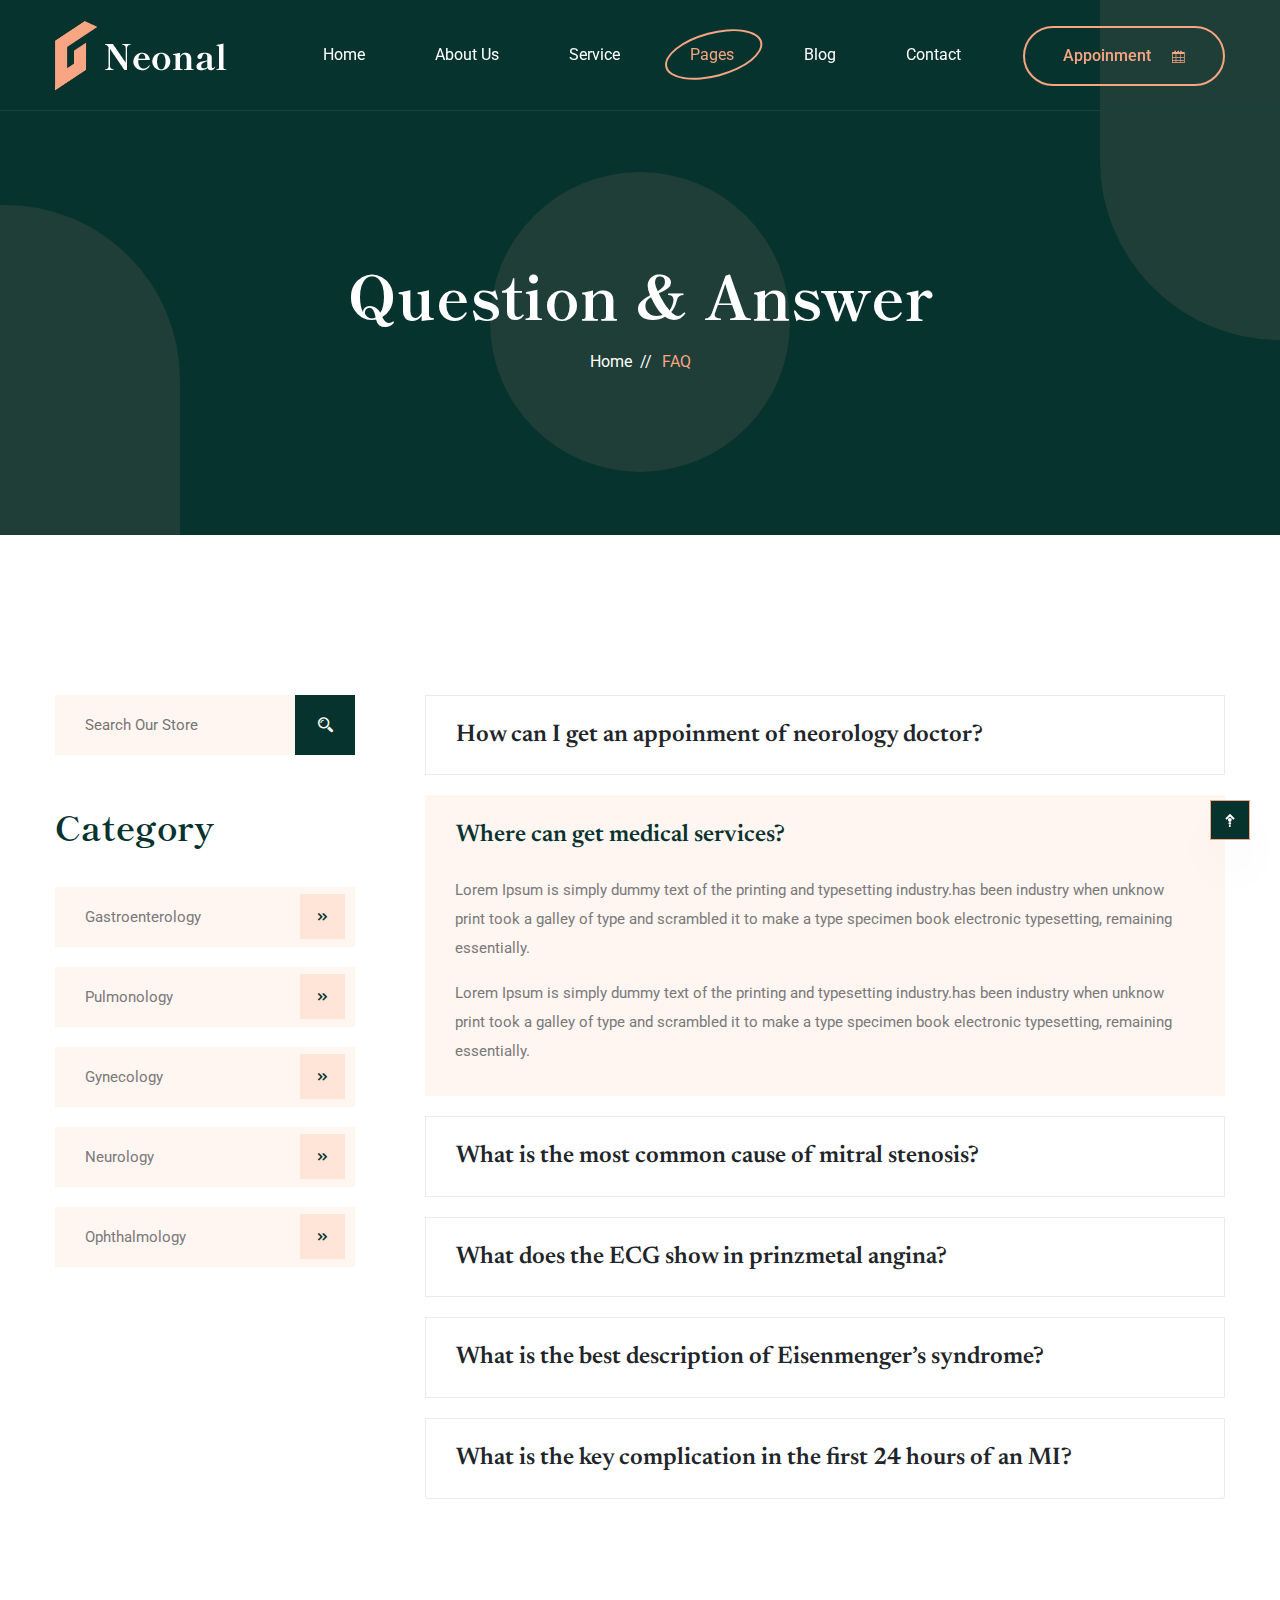
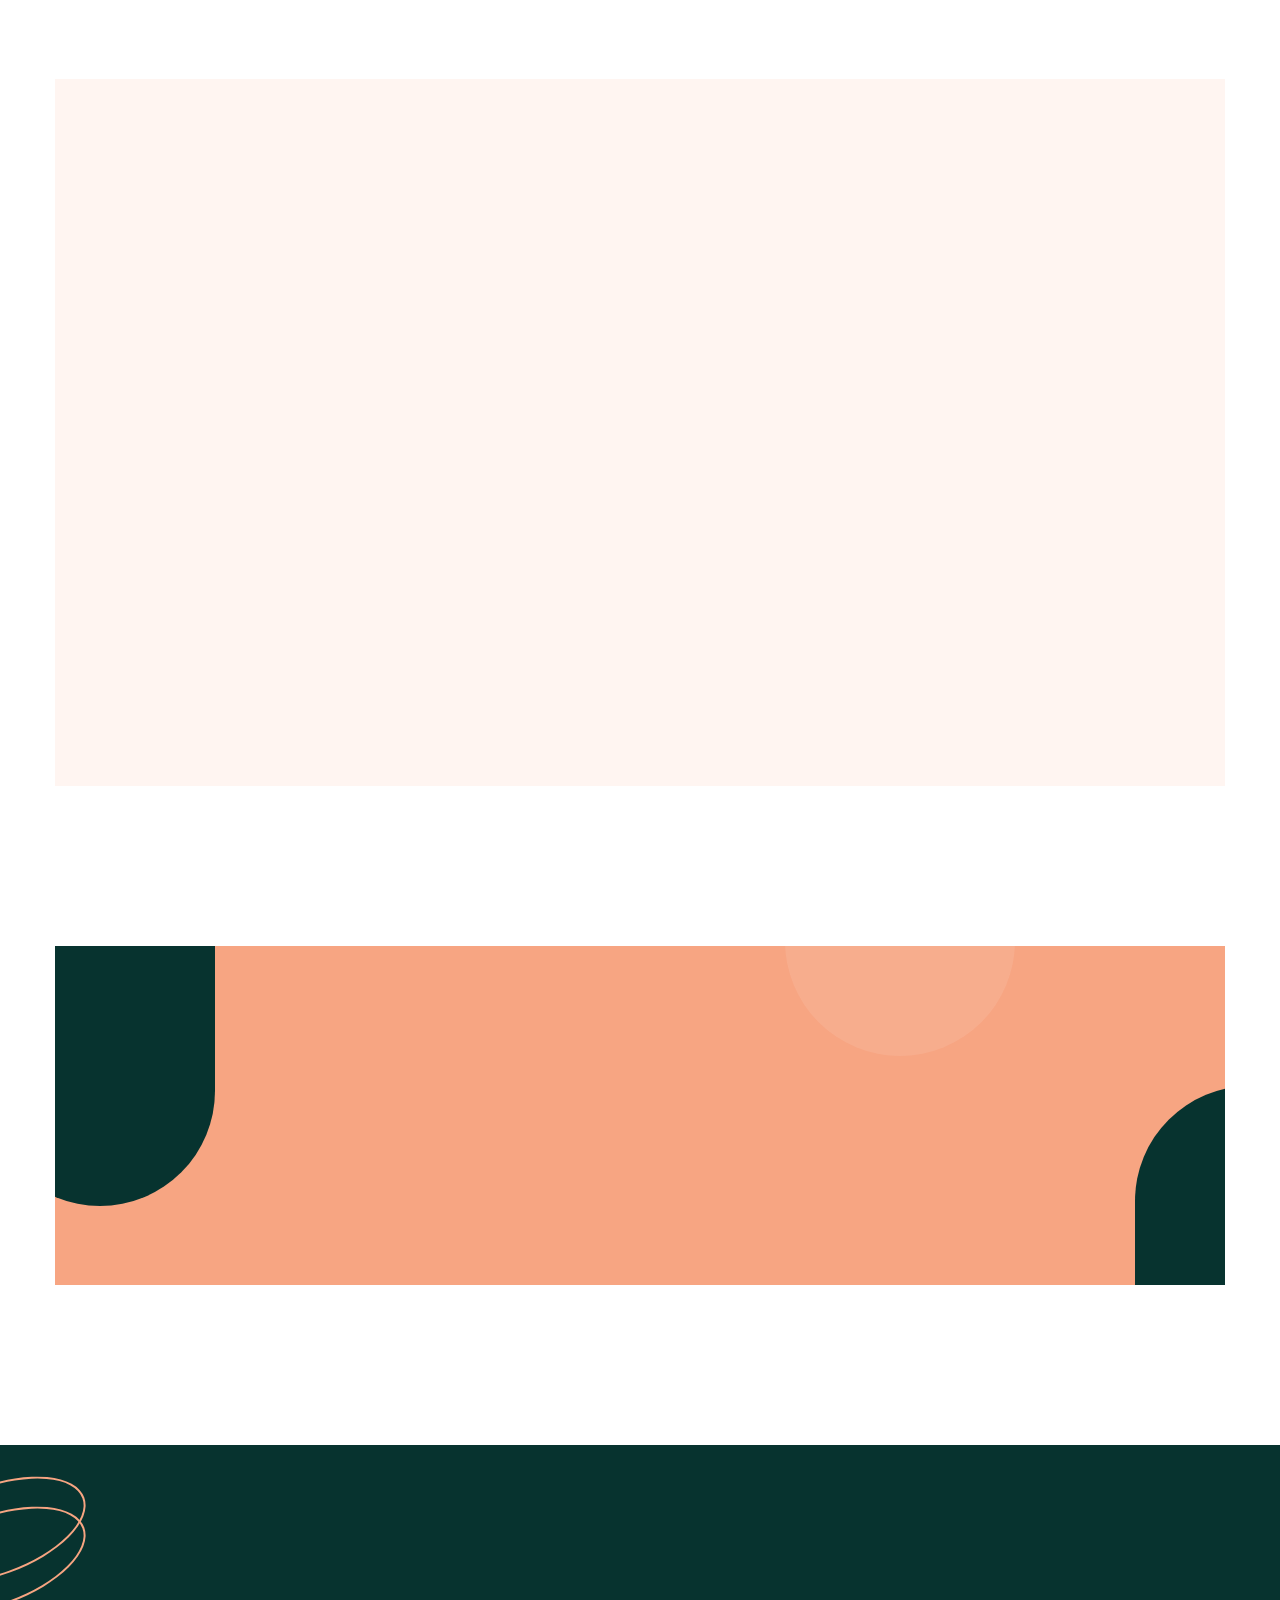
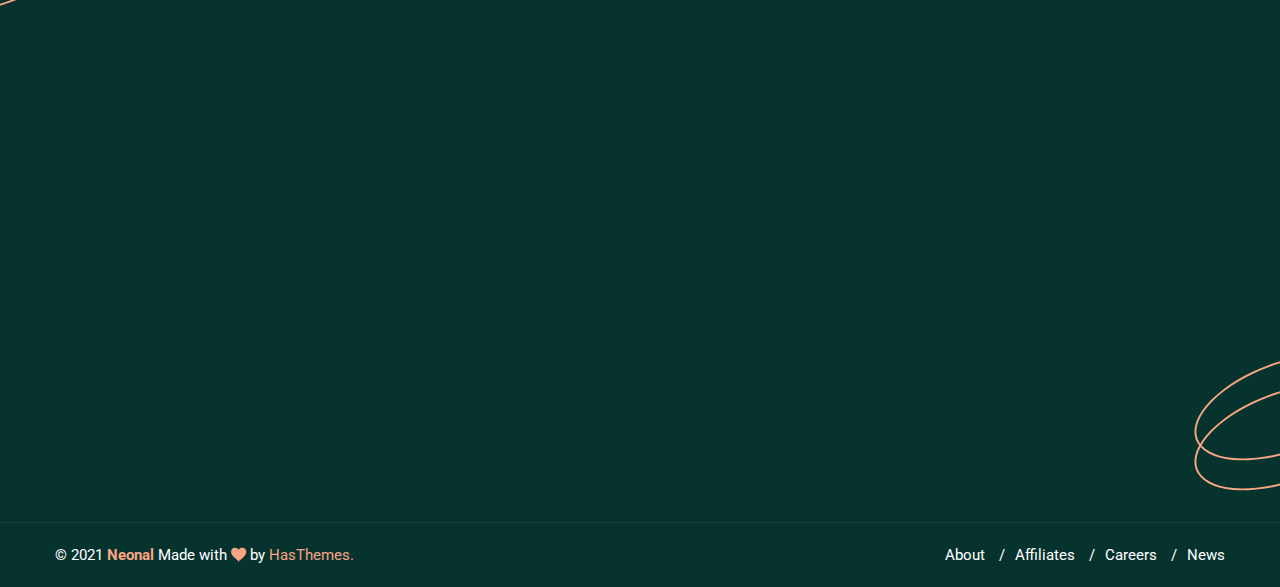
<file: faq.html>
<!DOCTYPE html>
<html lang="en">

    
<!-- Mirrored from htmldemo.net/neonal/neonal/faq.html by HTTrack Website Copier/3.x [XR&CO'2014], Wed, 31 Jul 2024 09:48:55 GMT -->
<head>
        <meta charset="UTF-8" />
        <meta name="viewport" content="width=device-width, initial-scale=1.0" />
        <title>Neonal - Medical Service Bootstrap 5 Template</title>
    
        <!-- Favicons -->
        <link rel="shortcut icon" href="assets/images/favicon.ico">
    
        <!-- Vendor CSS (Icon Font) -->
    
         
        <link rel="stylesheet" href="assets/css/vendor/icofont.min.css" />
        <link rel="stylesheet" href="assets/css/vendor/bootstrap.min.css" /> 
    
        <!-- Plugins CSS (All Plugins Files) -->
    
 
        <link rel="stylesheet" href="assets/css/plugins/swiper-bundle.min.css" />
        <link rel="stylesheet" href="assets/css/plugins/animate.min.css" />
        <link rel="stylesheet" href="assets/css/plugins/aos.min.css" />
        <link rel="stylesheet" href="assets/css/plugins/splitting.min.css" />
        <link rel="stylesheet" href="assets/css/plugins/nice-select.min.css" />
        <link rel="stylesheet" href="assets/css/plugins/jquery-ui.min.css" />
        <link rel="stylesheet" href="assets/css/plugins/magnific-popup-min.css" />
    
        <!-- Use the minified version files listed below for better performance and remove the files listed above -->
    
        
<!-- <link rel="stylesheet" href="assets/css/vendor/vendor.min.css">
        <link rel="stylesheet" href="assets/css/plugins/plugins.min.css">
        <link rel="stylesheet" href="assets/css/style.min.css">   -->
    
    
        <!-- Main Style CSS -->
    
        
        <link rel="stylesheet" href="assets/css/style.css" />
    
    </head>

<body>

    <!-- Header Section Start -->
    <div class="header">
        <div class="sticky-header">
            <div class="header-container container">
                <div class="header-wrapper">

                    <!-- Header Logo Start -->
                    <div class="header-logo">
                        <a href="index.html"><img src="assets/images/logo/logo.png" alt="Logo"></a>
                    </div>
                    <!-- Header Logo End -->

                    <!-- Header Menu Start -->
                    <div class="main-menu d-none d-lg-flex">
                        <ul>
                            <li><a href="index.html">Home</a></li>
                            <li><a href="about.html">About Us</a></li>
                            <li class="has-children"><a href="service-details.html">Service</a></li>
                            <li class="has-children">
                                <a class="active" href="#">Pages</a>
                                <ul class="sub-menu">
                                    <li><a href="gallery.html">Gallery</a></li>
                                    <li><a href="error-404.html">Error 404</a></li>
                                    <li><a href="faq.html">FAQ</a></li>
                                </ul>
                            </li>
                            <li class="has-children">
                                <a href="#">Blog</a>
                                <ul class="sub-menu">
                                    <li><a href="blog-grid.html">Blog Grid</a></li>
                                    <li><a href="blog-details.html">Blog Details</a></li>
                                    <li><a href="blog-details-sidebar.html">Blog Details Sidebar</a></li>
                                </ul>
                            </li>
                            <li><a href="contact.html">Contact</a></li>
                        </ul>
                    </div>
                    <!-- Header Menu End -->

                    <!-- Header Actions Start -->
                    <div class="header-actions">

                        <!-- Appoinment Button Start -->
                        <div class="appoinment-button">
                            <a href="contact.html" class="btn btn-outline-success btn-hover-success">Appoinment<i class="icofont-calendar"></i></a>
                        </div>
                        <!-- Appoinment Button End -->

                        <!-- Mobile Menu Hambarger Action Button Start -->
                        <a class="header-action-btn header-action-btn-menu d-lg-none d-md-flex" href="#/">
                            <i class="icofont-navigation-menu"></i>
                        </a>
                        <!-- Mobile Menu Hambarger Action Button End -->

                    </div>
                    <!-- Header Actions End -->

                </div>
            </div>
        </div>
    </div>
    <!-- Header Section End -->

    <!-- Breadcrumb Section Start -->
    <div class="section breadcrumb-section bg-name-primary">
        <div class="layer shape-1"></div>
        <div class="container section-padding">
            <div class="row">
                <div class="col-12 align-items-center text-center">
                    <!-- Breadcrumb Wrapper Start -->
                    <div class="breadcrumb-wrapper">
                        <h1 class="title">Question & Answer</h1>
                        <ul class="breadcrumb-list">
                            <li><a href="index.html">Home</a></li>
                            <li>FAQ</li>
                        </ul>
                    </div>
                    <!-- Breadcrumb Wrapper End -->
                </div>
            </div>
        </div>
    </div>
    <!-- Breadcrumb Section End -->

    <!-- Faq section Start -->
    <div class="section section-margin">
        <div class="container">
            <div class="row">
                <div class="col-12">

                    <!-- Content With Sidebar Start -->
                    <div class="content-sidebar-area">

                        <!-- Sidebar Widget Start -->
                        <aside class="sidebar_widget order-2 order-lg-1">
                            <div class="widget-list m-b-50">
                                <div class="search-box">
                                    <input type="text" class="search-form" placeholder="Search Our Store" aria-label="Search Here">
                                    <button class="search-icon" type="button">
                                        <i class="icofont-search-2"></i>
                                    </button>
                                </div>
                            </div>
                            <div class="widget-list">
                                <h3 class="widget-title">Category</h3>
                                <div class="sidebar-body">
                                    <ul class="sidebar-list">
                                        <li>
                                            <a href="#/">Gastroenterology</a>
                                            <button class="cat-icon">
                                                <i class="icofont-rounded-double-right"></i>
                                            </button>
                                        </li>
                                        <li>
                                            <a href="#/">Pulmonology</a>
                                            <button class="cat-icon">
                                                <i class="icofont-rounded-double-right"></i>
                                            </button>
                                        </li>
                                        <li>
                                            <a href="#/">Gynecology</a>
                                            <button class="cat-icon">
                                                <i class="icofont-rounded-double-right"></i>
                                            </button>
                                        </li>
                                        <li>
                                            <a href="#/">Neurology</a>
                                            <button class="cat-icon">
                                                <i class="icofont-rounded-double-right"></i>
                                            </button>
                                        </li>
                                        <li>
                                            <a href="#/">Ophthalmology</a>
                                            <button class="cat-icon">
                                                <i class="icofont-rounded-double-right"></i>
                                            </button>
                                        </li>
                                    </ul>
                                </div>
                            </div>
                        </aside>
                        <!-- Sidebar Widget End -->

                        <!-- Sidebar Opposite Wrapper Start -->
                        <div class="sidebar-opposite-wrapper order-1 order-lg-2">

                            <!-- FAQ Accordion Start -->
                            <div class="accordion faq-accordion" id="accordionExample">
                                <div class="accordion-item m-b-20 rounded-0">
                                    <h2 class="accordion-header" id="headingOne">
                                        <button class="accordion-button collapsed" type="button" data-bs-toggle="collapse" data-bs-target="#collapseOne" aria-expanded="false" aria-controls="collapseOne">How can I get an appoinment of neorology doctor?</button>
                                    </h2>
                                    <div id="collapseOne" class="accordion-collapse collapse" aria-labelledby="headingOne" data-bs-parent="#accordionExample">
                                        <div class="accordion-body">
                                            <p>Lorem Ipsum is simply dummy text of the printing and typesetting industry.has been industry when unknow print took a galley of type and scrambled it to make a type specimen book electronic typesetting, remaining essentially.</p>
                                            <p>Lorem Ipsum is simply dummy text of the printing and typesetting industry.has been industry when unknow print took a galley of type and scrambled it to make a type specimen book electronic typesetting, remaining essentially.</p>
                                        </div>
                                    </div>
                                </div>
                                <div class="accordion-item m-b-20">
                                    <h2 class="accordion-header" id="headingTwo">
                                        <button class="accordion-button" type="button" data-bs-toggle="collapse" data-bs-target="#collapseTwo" aria-expanded="true" aria-controls="collapseTwo">Where can get medical services?</button>
                                    </h2>
                                    <div id="collapseTwo" class="accordion-collapse collapse show" aria-labelledby="headingTwo" data-bs-parent="#accordionExample">
                                        <div class="accordion-body">
                                            <p>Lorem Ipsum is simply dummy text of the printing and typesetting industry.has been industry when unknow print took a galley of type and scrambled it to make a type specimen book electronic typesetting, remaining essentially.</p>

                                            <p>Lorem Ipsum is simply dummy text of the printing and typesetting industry.has been industry when unknow print took a galley of type and scrambled it to make a type specimen book electronic typesetting, remaining essentially.</p>
                                        </div>
                                    </div>
                                </div>
                                <div class="accordion-item m-b-20">
                                    <h2 class="accordion-header" id="headingThree">
                                        <button class="accordion-button collapsed" type="button" data-bs-toggle="collapse" data-bs-target="#collapseThree" aria-expanded="false" aria-controls="collapseThree">What is the most common cause of mitral stenosis?</button>
                                    </h2>
                                    <div id="collapseThree" class="accordion-collapse collapse" aria-labelledby="headingThree" data-bs-parent="#accordionExample">
                                        <div class="accordion-body">
                                            <p>Lorem Ipsum is simply dummy text of the printing and typesetting industry.has been industry when unknow print took a galley of type and scrambled it to make a type specimen book electronic typesetting, remaining essentially.</p>

                                            <p>Lorem Ipsum is simply dummy text of the printing and typesetting industry.has been industry when unknow print took a galley of type and scrambled it to make a type specimen book electronic typesetting, remaining essentially.</p>
                                        </div>
                                    </div>
                                </div>
                                <div class="accordion-item m-b-20">
                                    <h2 class="accordion-header" id="headingFour">
                                        <button class="accordion-button collapsed" type="button" data-bs-toggle="collapse" data-bs-target="#collapseFour" aria-expanded="false" aria-controls="collapseFour">What does the ECG show in prinzmetal angina?</button>
                                    </h2>
                                    <div id="collapseFour" class="accordion-collapse collapse" aria-labelledby="headingFour" data-bs-parent="#accordionExample">
                                        <div class="accordion-body">
                                            <p>Lorem Ipsum is simply dummy text of the printing and typesetting industry.has been industry when unknow print took a galley of type and scrambled it to make a type specimen book electronic typesetting, remaining essentially.</p>

                                            <p>Lorem Ipsum is simply dummy text of the printing and typesetting industry.has been industry when unknow print took a galley of type and scrambled it to make a type specimen book electronic typesetting, remaining essentially.</p>
                                        </div>
                                    </div>
                                </div>
                                <div class="accordion-item m-b-20">
                                    <h2 class="accordion-header" id="headingFive">
                                        <button class="accordion-button collapsed" type="button" data-bs-toggle="collapse" data-bs-target="#collapseFive" aria-expanded="false" aria-controls="collapseFive">What is the best description of Eisenmenger’s syndrome?</button>
                                    </h2>
                                    <div id="collapseFive" class="accordion-collapse collapse" aria-labelledby="headingFive" data-bs-parent="#accordionExample">
                                        <div class="accordion-body">
                                            <p>Lorem Ipsum is simply dummy text of the printing and typesetting industry.has been industry when unknow print took a galley of type and scrambled it to make a type specimen book electronic typesetting, remaining essentially.</p>

                                            <p>Lorem Ipsum is simply dummy text of the printing and typesetting industry.has been industry when unknow print took a galley of type and scrambled it to make a type specimen book electronic typesetting, remaining essentially.</p>
                                        </div>
                                    </div>
                                </div>
                                <div class="accordion-item m-b-20 rounded-0">
                                    <h2 class="accordion-header" id="headingSix">
                                        <button class="accordion-button collapsed" type="button" data-bs-toggle="collapse" data-bs-target="#collapseSix" aria-expanded="false" aria-controls="collapseSix">What is the key complication in the first 24 hours of an MI?</button>
                                    </h2>
                                    <div id="collapseSix" class="accordion-collapse collapse" aria-labelledby="headingSix" data-bs-parent="#accordionExample">
                                        <div class="accordion-body">
                                            <p>Lorem Ipsum is simply dummy text of the printing and typesetting industry.has been industry when unknow print took a galley of type and scrambled it to make a type specimen book electronic typesetting, remaining essentially.</p>

                                            <p>Lorem Ipsum is simply dummy text of the printing and typesetting industry.has been industry when unknow print took a galley of type and scrambled it to make a type specimen book electronic typesetting, remaining essentially.</p>
                                        </div>
                                    </div>
                                </div>
                            </div>
                            <!-- FAQ Accordion End -->

                        </div>
                        <!-- Sidebar Opposite Wrapper Start -->

                    </div>
                    <!-- Content With Sidebar End -->

                </div>
            </div>
        </div>
    </div>
    <!-- Faq section End -->

    <!-- Submit Form Section Start -->
    <div class="section">
        <div class="container">
            <div class="row justify-content-center">
                <div class="col-lg-12">
                    <div class="submit-form-wrapper bg-name-seashell mt-0">
                        <!-- Start Section Content -->
                        <div class="content">
                            <h2 class="title" data-aos="fade-up" data-aos-duration="1100">If you have others question!</h2>
                            <p data-aos="fade-up" data-aos-duration="1800">You can easily drope your question and get answer within 24 hours.</p>
                        </div>
                        <!-- End Section Content -->

                        <!-- Start Contact Form Box -->
                        <div class="contact-form-box">
                            <form id="contact-form" class="default-form contact-form" action="#" method="post">
                                <div class="row">
                                    <div class="col-lg-6 col-xl-4 m-b-30" data-aos="fade-up" data-aos-duration="1100">
                                        <div class="default-form-group">
                                            <input name="name" type="text" placeholder="First Name :" required>
                                        </div>
                                    </div>
                                    <div class="col-lg-6 col-xl-4 m-b-30" data-aos="fade-up" data-aos-duration="1200">
                                        <div class="default-form-group">
                                            <input name="name" type="text" placeholder="Last Name :" required>
                                        </div>
                                    </div>
                                    <div class="col-lg-6 col-xl-4 m-b-30" data-aos="fade-up" data-aos-duration="1200">
                                        <div class="default-form-group">
                                            <input name="phone" type="tel" placeholder="Phone :" required>
                                        </div>
                                    </div>
                                    <div class="col-lg-6 col-xl-4 m-b-30" data-aos="fade-up" data-aos-duration="1300">
                                        <div class="default-form-group">
                                            <input name="email" type="email" placeholder="Email :" required>
                                        </div>
                                    </div>
                                    <div class="col-lg-6 col-xl-4 m-b-30" data-aos="fade-up" data-aos-duration="1200">
                                        <div class="default-form-group">
                                            <input name="name" type="text" placeholder="Address :" required>
                                        </div>
                                    </div>
                                    <div class="col-lg-6 col-xl-4 m-b-30" data-aos="fade-up" data-aos-duration="1600">
                                        <div class="default-form-group">
                                            <select class="form-select">
                                                <option selected>Subject</option>
                                                <option>Medical Test</option>
                                                <option>Checkup</option>
                                                <option>Medecine</option>
                                            </select>
                                        </div>
                                    </div>
                                    <div class="col-12 m-b-30" data-aos="fade-up" data-aos-duration="1700">
                                        <div class="default-form-group">
                                            <textarea name="message" placeholder="Comment" required></textarea>
                                        </div>
                                    </div>
                                    <div class="col-12 m-t-20" data-aos="fade-up" data-aos-duration="1800">
                                        <div class="default-form-group d-flex justify-content-center">
                                            <a href="#/" class="btn btn-outline-success btn-hover-success">Submit Now<i class="icofont-double-right"></i></a>
                                        </div>
                                    </div>
                                </div>
                            </form>
                        </div>
                        <!-- End Contact Form Box -->
                    </div>
                </div>
            </div>
        </div>
    </div>
    <!-- Submit Form Section End -->

    <!-- Appoinment Section Start -->
    <div class="section section-margin">
        <div class="container">
            <div class="row">
                <div class="col-lg-12 align-items-center">
                    <div class="appoinment-section bg-name-success">
                        <div class="layer-4 shape-5"></div>
                        <div class="layer-4 shape-6"></div>
                        <div class="layer-4 shape-7"></div>
                        <div class="appoinment-wrapper">
                            <div class="appoinment-content" data-aos="fade-up" data-aos-duration="1500">
                                <h2 class="title">You can contact for appoinment.</h2>
                            </div>
                            <div class="appoinment-info-wrapper">
                                <div class="contact-info" data-aos="flip-left" data-aos-duration="2000">
                                    <div class="icon-box">
                                        <i class="round-shape round-shape-negative icofont-ui-call"></i>
                                    </div>
                                    <div class="info">
                                        <h5 class="title">Call us:</h5>
                                        <a class="number" href="tel:+0089458648">+00 89 458 648</a>
                                    </div>
                                </div>
                                <div class="contact-info" data-aos="flip-right" data-aos-duration="2000">
                                    <div class="icon-box">
                                        <i class="round-shape icofont-envelope-open"></i>
                                    </div>
                                    <div class="info">
                                        <h5 class="title">Email us:</h5>
                                        <a class="number" href="mailto:neonal@gmail.com">neonal@gmail.com</a>
                                    </div>
                                </div>
                            </div>
                        </div>
                    </div>

                </div>
            </div>
        </div>
    </div>
    <!-- Appoinment Section End -->

    <!-- Footer Section Start -->
    <footer class="section footer-section">
        <!-- Footer Top Start -->
        <div class="footer-top bg-name-primary section-padding">
            <!-- Shape Start -->
            <div class="footer-shape-left layer-shape"></div>
            <div class="footer-shape-right layer-shape"></div>
            <!-- Shape End -->
            <div class="container">
                <div class="row m-b-n40">
                    <div class="col-12 col-md-6 col-lg-3 col-xl-4 m-b-40" data-aos="fade-up" data-aos-duration="1000">
                        <div class="single-footer-widget">
                            <div class="footer-logo m-b-20">
                                <a href="index.html"><img src="assets/images/logo/logo.png" alt="Logo"></a>
                            </div>
                            <p class="desc-content m-b-35">Lorem Ipsum is simply dummy text of the printing and typesetting industry.has been since the printer took.</p>
                            <div class="appoinment-button">
                                <a href="contact.html" class="btn btn-outline-success btn-hover-success">Appoinment<i class="icofont-calendar"></i></a>
                            </div>
                        </div>
                    </div>
                    <div class="col-sm-6 col-md-6 col-lg-2 col-xl-2 m-b-40" data-aos="fade-up" data-aos-duration="1500">
                        <div class="single-footer-widget">
                            <h4 class="widget-title">Quick Links</h4>
                            <ul class="widget-list">
                                <li><a href="about.html"><i class="icofont-plus"></i> About Us</a></li>
                                <li><a href="service.html"><i class="icofont-plus"></i> Service</a></li>
                                <li><a href="contact.html"><i class="icofont-plus"></i> Doctors</a></li>
                                <li><a href="contact.html"><i class="icofont-plus"></i> Departments</a></li>
                                <li><a href="contact.html"><i class="icofont-plus"></i> Online Payment</a></li>
                                <li><a href="contact.html"><i class="icofont-plus"></i> Contact Us</a></li>
                                <li><a href="account.html"><i class="icofont-plus"></i> My Account</a></li>
                            </ul>
                        </div>
                    </div>
                    <div class="col-sm-6 col-md-6 col-lg-3 col-xl-2 m-b-40" data-aos="fade-up" data-aos-duration="2000">
                        <div class="single-footer-widget single-footer-space-left">
                            <h4 class="widget-title">Neonal Services</h4>
                            <ul class="widget-list">
                                <li><a href="contact.html"><i class="icofont-plus"></i> Pediatric Clinic</a></li>
                                <li><a href="contact.html"><i class="icofont-plus"></i> Diagnosis Clinic</a></li>
                                <li><a href="contact.html"><i class="icofont-plus"></i> Cardiac Clinic</a></li>
                                <li><a href="contact.html"><i class="icofont-plus"></i> Laboratory Analysis</a></li>
                                <li><a href="contact.html"><i class="icofont-plus"></i> Gynecological Clinic</a></li>
                                <li><a href="contact.html"><i class="icofont-plus"></i> Personal Counseling</a></li>
                                <li><a href="contact.html"><i class="icofont-plus"></i> Dental Clinic</a></li>
                            </ul>
                        </div>
                    </div>
                    <div class="col-12 col-md-6 col-lg-4 col-xl-4 d-flex justify-content-lg-end m-b-40" data-aos="fade-up" data-aos-duration="2500">
                        <div class="single-footer-widget">
                            <h4 class="widget-title">Working Hours</h4>
                            <ul class="widget-list table-list">
                                <li>
                                    <span>Monday</span>
                                    <span class="table-list-middle">-</span>
                                    <span>10 am to 07 pm</span>
                                </li>
                                <li>
                                    <span>Tuesday</span>
                                    <span class="table-list-middle">-</span>
                                    <span>10 am to 07 pm</span>
                                </li>
                                <li>
                                    <span>Wednesday</span>
                                    <span class="table-list-middle">-</span>
                                    <span>10 am to 07 pm</span>
                                </li>
                                <li>
                                    <span>Thursday</span>
                                    <span class="table-list-middle">-</span>
                                    <span>10 am to 07 pm</span>
                                </li>
                                <li>
                                    <span>Friday</span>
                                    <span class="table-list-middle">-</span>
                                    <span>10 am to 07 pm</span>
                                </li>
                                <li>
                                    <span>Satarday</span>
                                    <span class="table-list-middle">-</span>
                                    <span>10 am to 07 pm</span>
                                </li>
                                <li>
                                    <span>Sunday</span>
                                    <span class="table-list-middle">-</span>
                                    <span class="text-color-success">Close</span>
                                </li>
                            </ul>
                        </div>
                    </div>
                </div>
            </div>
        </div>
        <!-- Footer Top End -->

        <!-- Footer Bottom Start -->
        <div class="footer-bottom bg-name-primary p-t-20 p-b-20">
            <div class="container">
                <div class="row m-b-n10">
                    <div class="col-md-6 m-b-10">
                        <div class="copyright-content">
                            <p class="mb-0">© 2021 <strong class="text-color-success">Neonal </strong> Made with <i class="icofont-heart-alt text-color-success"></i> by <a href="https://hasthemes.com/" class="text-color-success">HasThemes.</a></p>
                        </div>
                    </div>
                    <div class="col-md-6 m-b-10">
                        <!-- Footer Menu Start -->
                        <div class="footer-menu">
                            <ul>
                                <li><a href="about.html">About</a></li>
                                <li><a href="about.html">Affiliates</a></li>
                                <li><a href="contact.html">Careers</a></li>
                                <li><a href="blog-details.html">News</a></li>
                            </ul>
                        </div>
                        <!-- Footer Menu End -->
                    </div>
                </div>
            </div>
        </div>
        <!-- Footer Bottom End -->
    </footer>
    <!-- Footer Section End -->

    <!-- Scroll Top Start -->
    <a href="#" class="scroll-top show" id="scroll-top">
        <i class="arrow-top icofont-bubble-up"></i>
        <i class="arrow-bottom icofont-bubble-up"></i>
    </a>
    <!-- Scroll Top End -->

    <!-- Mobile Menu Start -->
    <div class="mobile-menu-wrapper">
        <div class="offcanvas-overlay"></div>

        <!-- Mobile Menu Inner Start -->
        <div class="mobile-menu-inner">

            <!-- Button Close Start -->
            <div class="offcanvas-btn-close">
                <i class="icofont-close-line"></i>
            </div>
            <!-- Button Close End -->

            <!-- Mobile Menu Inner Wrapper Start -->
            <div class="mobile-menu-inner-wrapper">

                <!-- Appoinment Button Start -->
                <div class="appoinment-button">
                    <a href="contact.html" class="btn btn-outline-success btn-hover-success">Appoinment<i class="icofont-calendar"></i></a>
                </div>
                <!-- Appoinment Button End -->

                <!-- Mobile Menu Start -->
                <div class="mobile-navigation">
                    <nav>
                        <ul class="mobile-menu">
                            <li><a href="index.html">Home</a></li>
                            <li><a href="about.html">About Us</a></li>
                            <li><a href="service-details.html">Service</a></li>
                            <li class="has-children">
                                <a href="#">Pages <i class="icofont-dotted-down" aria-hidden="true"></i></a>
                                <ul class="dropdown">
                                    <li><a href="gallery.html">Gallery</a></li>
                                    <li><a href="error-404.html">Error 404</a></li>
                                    <li><a href="faq.html">FAQ</a></li>
                                </ul>
                            </li>
                            <li class="has-children">
                                <a href="#">Blog <i class="icofont-dotted-down" aria-hidden="true"></i></a>
                                <ul class="dropdown">
                                    <li><a href="blog-details.html">Blog Details</a></li>
                                    <li><a href="blog-details-sidebar.html">Blog Details Sidebar</a></li>
                                </ul>
                            </li>
                            <li><a href="contact.html">Contact</a></li>
                        </ul>
                    </nav>
                </div>
                <!-- Mobile Menu End -->

                <!-- Contact Links/Social Links Start -->
                <div class="mt-auto bottom-0">

                    <!-- Contact Links Start -->
                    <ul class="contact-links">
                        <li><i class="icofont-phone"></i><a href="tel:+0123456789"> +012 3456 789</a></li>
                        <li><i class="icofont-envelope-open"></i><a href="mailto:info@example.com"> info@example.com</a></li>
                        <li><i class="icofont-wall-clock"></i> <span>Monday - Sunday 9.00 - 18.00</span> </li>
                    </ul>
                    <!-- Contact Links End -->
                </div>
                <!-- Contact Links/Social Links End -->
            </div>
            <!-- Mobile Menu Inner Wrapper End -->

        </div>
        <!-- Mobile Menu Inner End -->
    </div>
    <!-- Mobile Menu End -->

    <!-- Global Vendor, plugins JS -->

    <!-- Vendor JS -->

    
    <script src="assets/js/vendor/popper.min.js"></script>
    <script src="assets/js/vendor/bootstrap.min.js"></script>
    <script src="assets/js/vendor/jquery-3.6.0.min.js"></script>
    <script src="assets/js/vendor/jquery-migrate-3.3.2.min.js"></script>
    <script src="assets/js/vendor/modernizr-3.11.2.min.js"></script>

    <!-- Plugins JS -->

    
    <script src="assets/js/plugins/aos.min.js"></script>
    <script src="assets/js/plugins/jquery.ajaxchimp.min.js"></script>
    <script src="assets/js/plugins/jquery-ui.min.js"></script>
    <script src="assets/js/plugins/nice-select.min.js"></script>
    <script src="assets/js/plugins/splitting.min.js"></script>
    <script src="assets/js/plugins/isotope.pkgd.min.js"></script>
    <script src="assets/js/plugins/swiper-bundle.min.js"></script>
    <script src="assets/js/plugins/jquery.magnific-popup.min.js"></script> 

    <!-- Use the minified version files listed below for better performance and remove the files listed above -->

    
<!-- <script src="assets/js/vendor.min.js"></script>
    <script src="assets/js/plugins.min.js"></script>   -->
   

    <!--Main JS-->
    <script src="assets/js/main.js"></script>
</body>


<!-- Mirrored from htmldemo.net/neonal/neonal/faq.html by HTTrack Website Copier/3.x [XR&CO'2014], Wed, 31 Jul 2024 09:48:55 GMT -->
</html>
</file>
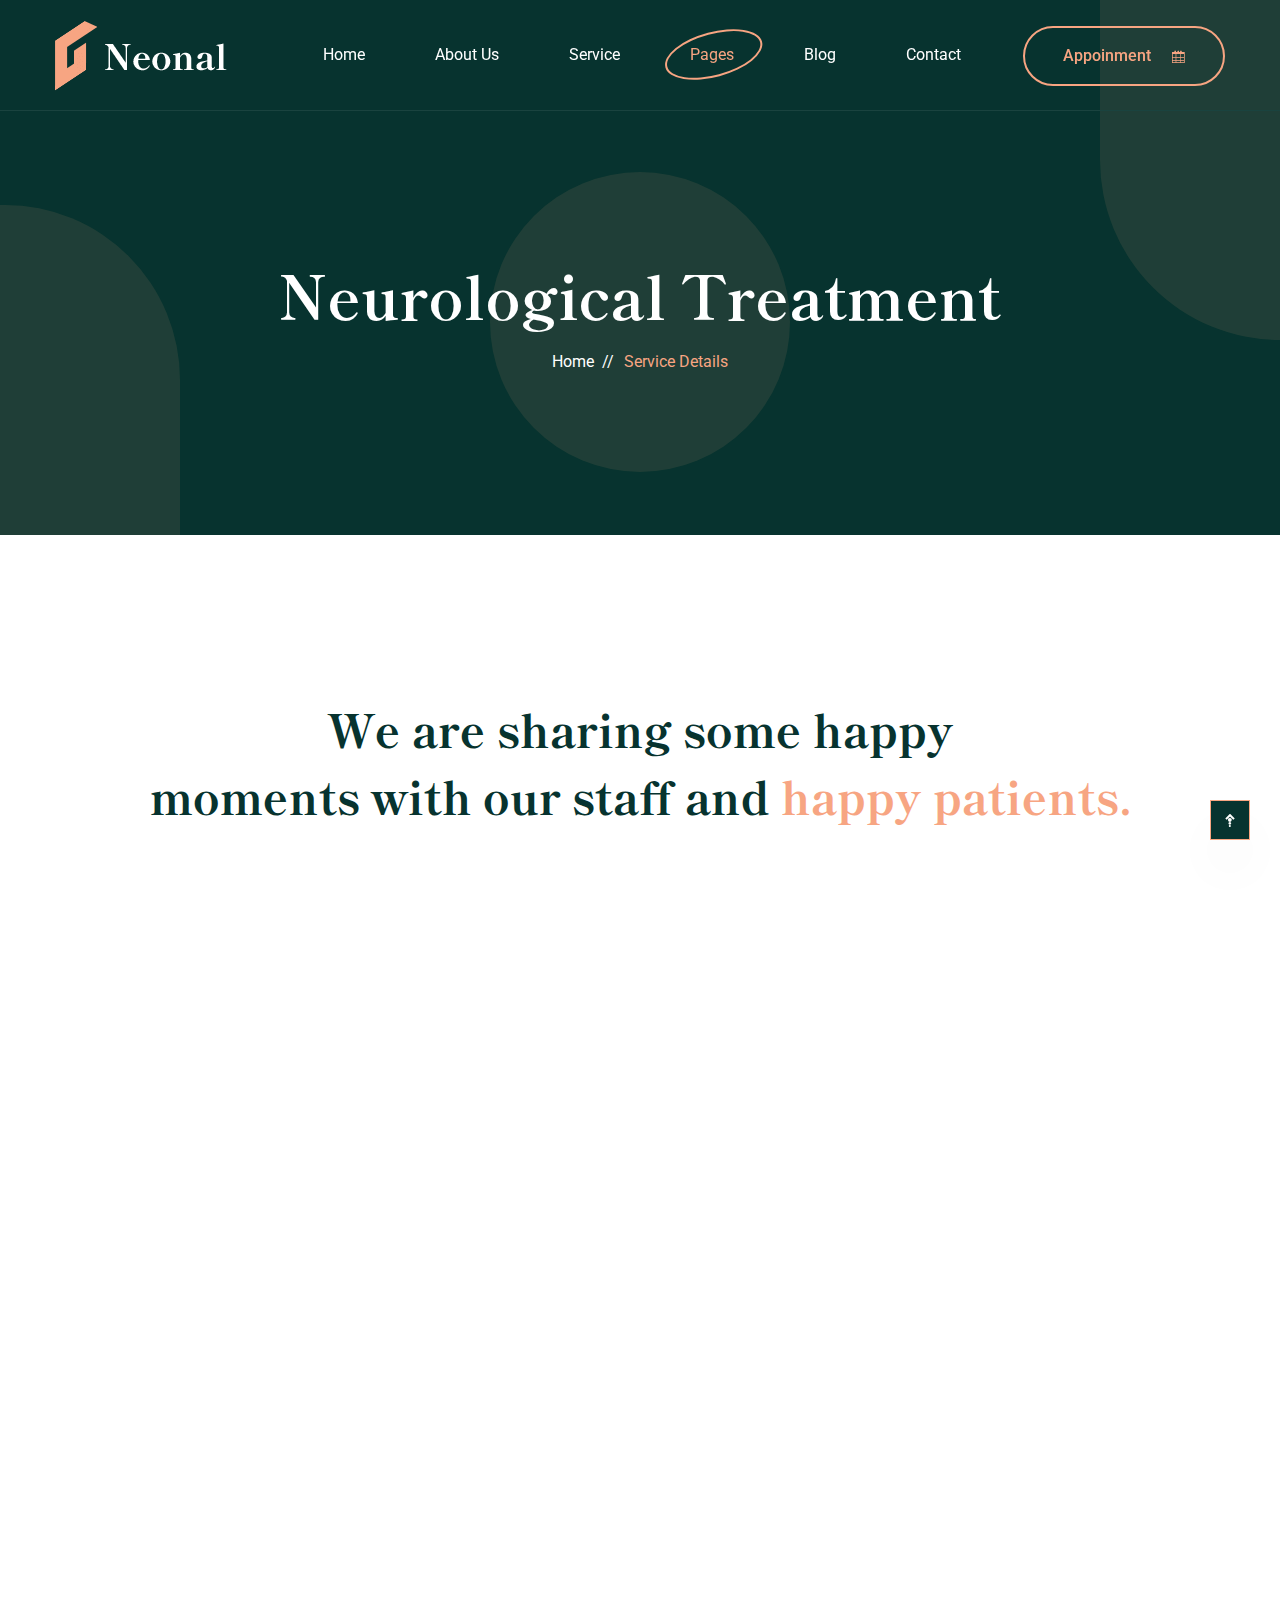
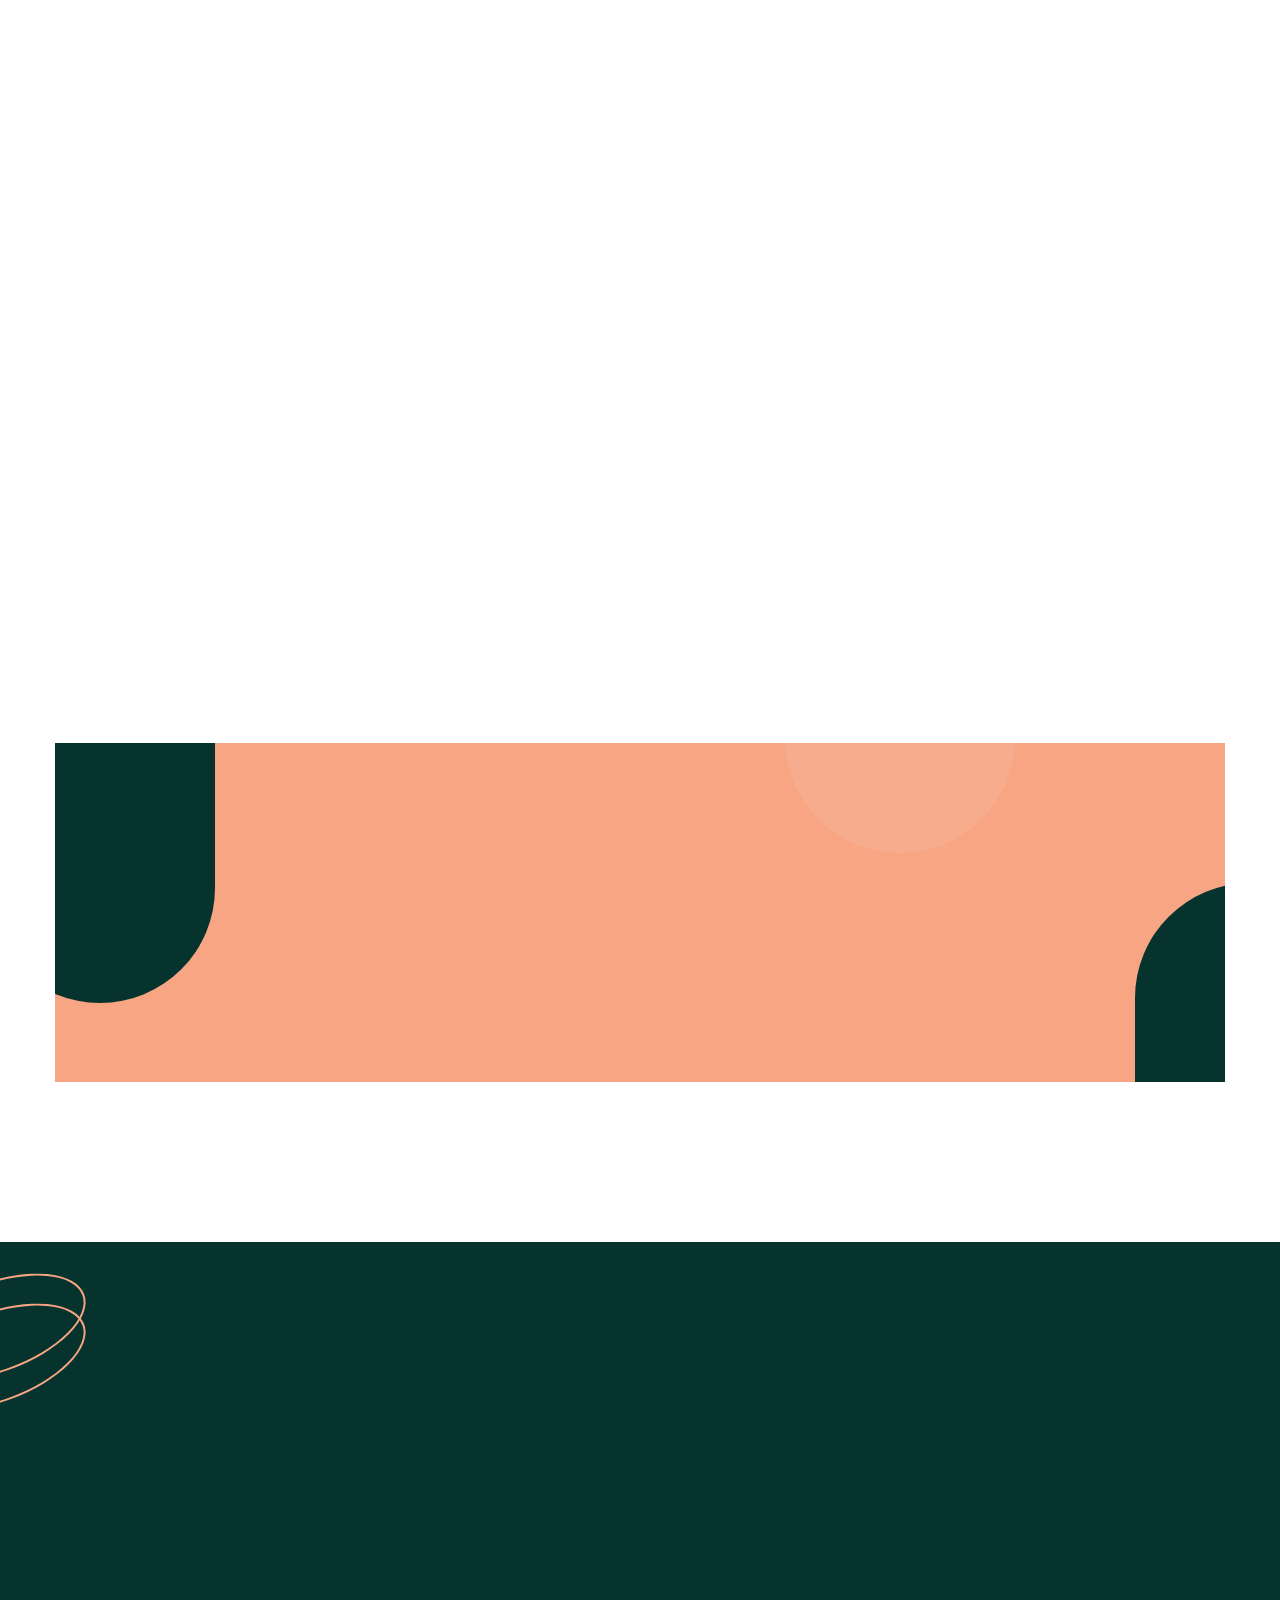
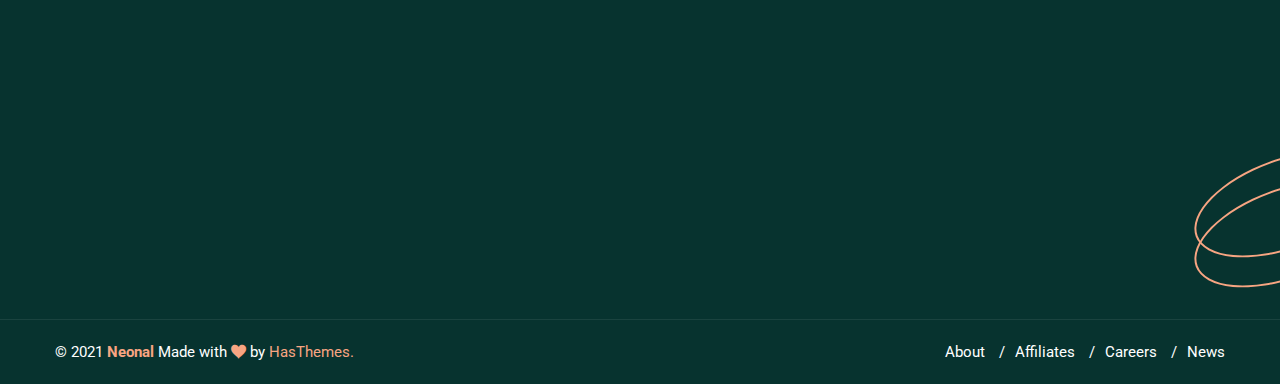
<file: gallery.html>
<!DOCTYPE html>
<html lang="en">

    
<!-- Mirrored from htmldemo.net/neonal/neonal/gallery.html by HTTrack Website Copier/3.x [XR&CO'2014], Wed, 31 Jul 2024 09:48:51 GMT -->
<head>
        <meta charset="UTF-8" />
        <meta name="viewport" content="width=device-width, initial-scale=1.0" />
        <title>Neonal - Medical Service Bootstrap 5 Template</title>
    
        <!-- Favicons -->
        <link rel="shortcut icon" href="assets/images/favicon.ico">
    
        <!-- Vendor CSS (Icon Font) -->
    
         
        <link rel="stylesheet" href="assets/css/vendor/icofont.min.css" />
        <link rel="stylesheet" href="assets/css/vendor/bootstrap.min.css" /> 
    
        <!-- Plugins CSS (All Plugins Files) -->
    
 
        <link rel="stylesheet" href="assets/css/plugins/swiper-bundle.min.css" />
        <link rel="stylesheet" href="assets/css/plugins/animate.min.css" />
        <link rel="stylesheet" href="assets/css/plugins/aos.min.css" />
        <link rel="stylesheet" href="assets/css/plugins/splitting.min.css" />
        <link rel="stylesheet" href="assets/css/plugins/nice-select.min.css" />
        <link rel="stylesheet" href="assets/css/plugins/jquery-ui.min.css" />
        <link rel="stylesheet" href="assets/css/plugins/magnific-popup-min.css" />
    
        <!-- Use the minified version files listed below for better performance and remove the files listed above -->
    
        
<!-- <link rel="stylesheet" href="assets/css/vendor/vendor.min.css">
        <link rel="stylesheet" href="assets/css/plugins/plugins.min.css">
        <link rel="stylesheet" href="assets/css/style.min.css">   -->
    
    
        <!-- Main Style CSS -->
    
        
        <link rel="stylesheet" href="assets/css/style.css" />
    
    </head>

<body>

    <!-- Header Section Start -->
    <div class="header">
        <div class="sticky-header">
            <div class="header-container container">
                <div class="header-wrapper">

                    <!-- Header Logo Start -->
                    <div class="header-logo">
                        <a href="index.html"><img src="assets/images/logo/logo.png" alt="Logo"></a>
                    </div>
                    <!-- Header Logo End -->

                    <!-- Header Menu Start -->
                    <div class="main-menu d-none d-lg-flex">
                        <ul>
                            <li><a href="index.html">Home</a></li>
                            <li><a href="about.html">About Us</a></li>
                            <li class="has-children"><a href="service-details.html">Service</a></li>
                            <li class="has-children">
                                <a class="active" href="#">Pages</a>
                                <ul class="sub-menu">
                                    <li><a href="gallery.html">Gallery</a></li>
                                    <li><a href="error-404.html">Error 404</a></li>
                                    <li><a href="faq.html">FAQ</a></li>
                                </ul>
                            </li>
                            <li class="has-children">
                                <a href="#">Blog</a>
                                <ul class="sub-menu">
                                    <li><a href="blog-grid.html">Blog Grid</a></li>
                                    <li><a href="blog-details.html">Blog Details</a></li>
                                    <li><a href="blog-details-sidebar.html">Blog Details Sidebar</a></li>
                                </ul>
                            </li>
                            <li><a href="contact.html">Contact</a></li>
                        </ul>
                    </div>
                    <!-- Header Menu End -->

                    <!-- Header Actions Start -->
                    <div class="header-actions">

                        <!-- Appoinment Button Start -->
                        <div class="appoinment-button">
                            <a href="contact.html" class="btn btn-outline-success btn-hover-success">Appoinment<i class="icofont-calendar"></i></a>
                        </div>
                        <!-- Appoinment Button End -->

                        <!-- Mobile Menu Hambarger Action Button Start -->
                        <a class="header-action-btn header-action-btn-menu d-lg-none d-md-flex" href="#/">
                            <i class="icofont-navigation-menu"></i>
                        </a>
                        <!-- Mobile Menu Hambarger Action Button End -->

                    </div>
                    <!-- Header Actions End -->

                </div>
            </div>
        </div>
    </div>
    <!-- Header Section End -->

    <!-- Breadcrumb Section Start -->
    <div class="section breadcrumb-section bg-name-primary">
        <div class="layer shape-1"></div>
        <div class="container section-padding">
            <div class="row">
                <div class="col-12 align-items-center text-center">
                    <!-- Breadcrumb Wrapper Start -->
                    <div class="breadcrumb-wrapper">
                        <h1 class="title">Neurological Treatment</h1>
                        <ul class="breadcrumb-list">
                            <li><a href="index.html">Home</a></li>
                            <li>Service Details</li>
                        </ul>
                    </div>
                    <!-- Breadcrumb Wrapper End -->
                </div>
            </div>
        </div>
    </div>
    <!-- Breadcrumb Section End -->

    <!-- Gallery Long title Start -->
    <div class="section section-margin-top">
        <div class="container">
            <div class="row">
                <div class="col-12">
                    <div class="service-long-title text-center">
                        <h2 class="title"> <span>We are sharing some happy</span> <br> moments with our staff and <span class="text-style word-wave" data-splitting="words" data-aos="zoom-in" data-aos-duration="2000">happy patients.</span></h2>
                    </div>
                </div>
            </div>
        </div>
    </div>
    <!-- Gallery Long title End -->

    <!-- Gallery Section Start -->
    <div class="section gallery-section">
        <div class="container">
            <div class="row">
                <div class="col-12" data-aos="fade-up" data-aos-duration="2400">
                    <div class="gallery-filter-nav bg-name-seashell">
                        <button class="filter-button active" data-filter="*">All</button>
                        <button class="filter-button" data-filter=".cardiac">Cardiac Clinic</button>
                        <button class="filter-button" data-filter=".Gastroenterology">Gastroenterology</button>
                        <button class="filter-button" data-filter=".Surgery">Outpatient Surgery</button>
                        <button class="filter-button" data-filter=".Health">Primary Health Care</button>
                        <button class="filter-button" data-filter=".Kids">Kids Care</button>
                    </div>
                </div>
            </div>
            <div class="row">
                <div class="col-12">
                    <div class="gallery-filter-wrapper m-b-n50" data-aos="fade-up" data-aos-duration="3000">
                        <div class="row">
                            <div class="col-md-6 col-lg-4 m-b-50 filter-item cardiac Health">
                                <!-- Single Gallery Start -->
                                <div class="single-gallery">
                                    <div class="gallery-thumb popup-gallery">
                                        <a href="assets/images/gallery/1.jpg">
                                            <img class="fit-image" src="assets/images/gallery/1.jpg" alt="Gallery Image">
                                            <div class="bg-overlay"></div>
                                        </a>
                                        <span>Operation</span>
                                    </div>
                                    <div class="content">
                                        <h4 class="title"><a href="service-details.html">Surgeons Performing</a></h4>
                                    </div>
                                </div>
                                <!-- Single Gallery End -->
                            </div>
                            <div class="col-md-6 col-lg-4 m-b-50 filter-item Gastroenterology Kids">
                                <!-- Single Gallery Start -->
                                <div class="single-gallery">
                                    <div class="gallery-thumb popup-gallery">
                                        <a href="assets/images/gallery/2.jpg">
                                            <img class="fit-image" src="assets/images/gallery/2.jpg" alt="Gallery Image">
                                            <div class="bg-overlay"></div>
                                        </a>
                                        <span>Doctor's</span>
                                    </div>
                                    <div class="content">
                                        <h4 class="title"><a href="service-details.html">Pressure Measurement</a></h4>
                                    </div>
                                </div>
                                <!-- Single Gallery End -->
                            </div>
                            <div class="col-md-6 col-lg-4 m-b-50 filter-item Surgery Health">
                                <!-- Single Gallery Start -->
                                <div class="single-gallery">
                                    <div class="gallery-thumb popup-gallery">
                                        <a href="assets/images/gallery/3.jpg">
                                            <img class="fit-image" src="assets/images/gallery/3.jpg" alt="Gallery Image">
                                            <div class="bg-overlay"></div>
                                        </a>
                                        <span>Medical</span>
                                    </div>
                                    <div class="content">
                                        <h4 class="title"><a href="service-details.html">Medical Healthcare</a></h4>
                                    </div>
                                </div>
                                <!-- Single Gallery End -->
                            </div>
                            <div class="col-md-6 col-lg-4 m-b-50 filter-item cardiac Surgery Kids">
                                <!-- Single Gallery Start -->
                                <div class="single-gallery">
                                    <div class="gallery-thumb popup-gallery">
                                        <a href="assets/images/gallery/4.jpg">
                                            <img class="fit-image" src="assets/images/gallery/4.jpg" alt="Gallery Image">
                                            <div class="bg-overlay"></div>
                                        </a>
                                        <span>Operation</span>
                                    </div>
                                    <div class="content">
                                        <h4 class="title"><a href="service-details.html">Surgical Operating</a></h4>
                                    </div>
                                </div>
                                <!-- Single Gallery End -->
                            </div>
                            <div class="col-md-6 col-lg-4 m-b-50 filter-item cardiac Gastroenterology">
                                <!-- Single Gallery Start -->
                                <div class="single-gallery">
                                    <div class="gallery-thumb popup-gallery">
                                        <a href="assets/images/gallery/5.jpg">
                                            <img class="fit-image" src="assets/images/gallery/5.jpg" alt="Gallery Image">
                                            <div class="bg-overlay"></div>
                                        </a>
                                        <span>Doctor's</span>
                                    </div>
                                    <div class="content">
                                        <h4 class="title"><a href="service-details.html">Using Hammer Knock</a></h4>
                                    </div>
                                </div>
                                <!-- Single Gallery End -->
                            </div>
                            <div class="col-md-6 col-lg-4 m-b-50 filter-item Gastroenterology Surgery">
                                <!-- Single Gallery Start -->
                                <div class="single-gallery">
                                    <div class="gallery-thumb popup-gallery">
                                        <a href="assets/images/gallery/6.jpg">
                                            <img class="fit-image" src="assets/images/gallery/6.jpg" alt="Gallery Image">
                                            <div class="bg-overlay"></div>
                                        </a>
                                        <span>Medical</span>
                                    </div>
                                    <div class="content">
                                        <h4 class="title"><a href="service-details.html">Woman Dentist Chair</a></h4>
                                    </div>
                                </div>
                                <!-- Single Gallery End -->
                            </div>
                        </div>
                    </div>
                </div>

                <div class="col-12" data-aos="fade-up" data-aos-duration="2400">
                    <!-- Pagination Start -->
                    <nav class="pagination-wrapper">
                        <ul class="pagination">
                            <li class="page-item"><a class="page-link" href="#/">01</a></li>
                            <li class="page-item"><a class="page-link" href="#/">02</a></li>
                            <li class="page-item"><a class="page-link active" href="#/">03</a></li>
                            <li class="page-item">
                                <a class="page-link rounded-0" href="#/" aria-label="Next">
                                    <span aria-hidden="true">»</span>
                                </a>
                            </li>
                        </ul>
                    </nav>
                    <!-- Pagination End -->

                </div>
            </div>

        </div>
    </div>
    <!-- Gallery Section End -->

    <!-- Appoinment Section Start -->
    <div class="section section-margin">
        <div class="container">
            <div class="row">
                <div class="col-lg-12 align-items-center">
                    <div class="appoinment-section bg-name-success">
                        <div class="layer-4 shape-5"></div>
                        <div class="layer-4 shape-6"></div>
                        <div class="layer-4 shape-7"></div>
                        <div class="appoinment-wrapper">
                            <div class="appoinment-content" data-aos="fade-up" data-aos-duration="1500">
                                <h2 class="title">You can contact for appoinment.</h2>
                            </div>
                            <div class="appoinment-info-wrapper">
                                <div class="contact-info" data-aos="flip-left" data-aos-duration="2000">
                                    <div class="icon-box">
                                        <i class="round-shape round-shape-negative icofont-ui-call"></i>
                                    </div>
                                    <div class="info">
                                        <h5 class="title">Call us:</h5>
                                        <a class="number" href="tel:+0089458648">+00 89 458 648</a>
                                    </div>
                                </div>
                                <div class="contact-info" data-aos="flip-right" data-aos-duration="2000">
                                    <div class="icon-box">
                                        <i class="round-shape icofont-envelope-open"></i>
                                    </div>
                                    <div class="info">
                                        <h5 class="title">Email us:</h5>
                                        <a class="number" href="mailto:neonal@gmail.com">neonal@gmail.com</a>
                                    </div>
                                </div>
                            </div>
                        </div>
                    </div>

                </div>
            </div>
        </div>
    </div>
    <!-- Appoinment Section End -->

    <!-- Footer Section Start -->
    <footer class="section footer-section">
        <!-- Footer Top Start -->
        <div class="footer-top bg-name-primary section-padding">
            <!-- Shape Start -->
            <div class="footer-shape-left layer-shape"></div>
            <div class="footer-shape-right layer-shape"></div>
            <!-- Shape End -->
            <div class="container">
                <div class="row m-b-n40">
                    <div class="col-12 col-md-6 col-lg-3 col-xl-4 m-b-40" data-aos="fade-up" data-aos-duration="1000">
                        <div class="single-footer-widget">
                            <div class="footer-logo m-b-20">
                                <a href="index.html"><img src="assets/images/logo/logo.png" alt="Logo"></a>
                            </div>
                            <p class="desc-content m-b-35">Lorem Ipsum is simply dummy text of the printing and typesetting industry.has been since the printer took.</p>
                            <div class="appoinment-button">
                                <a href="contact.html" class="btn btn-outline-success btn-hover-success">Appoinment<i class="icofont-calendar"></i></a>
                            </div>
                        </div>
                    </div>
                    <div class="col-sm-6 col-md-6 col-lg-2 col-xl-2 m-b-40" data-aos="fade-up" data-aos-duration="1500">
                        <div class="single-footer-widget">
                            <h4 class="widget-title">Quick Links</h4>
                            <ul class="widget-list">
                                <li><a href="about.html"><i class="icofont-plus"></i> About Us</a></li>
                                <li><a href="service.html"><i class="icofont-plus"></i> Service</a></li>
                                <li><a href="contact.html"><i class="icofont-plus"></i> Doctors</a></li>
                                <li><a href="contact.html"><i class="icofont-plus"></i> Departments</a></li>
                                <li><a href="contact.html"><i class="icofont-plus"></i> Online Payment</a></li>
                                <li><a href="contact.html"><i class="icofont-plus"></i> Contact Us</a></li>
                                <li><a href="account.html"><i class="icofont-plus"></i> My Account</a></li>
                            </ul>
                        </div>
                    </div>
                    <div class="col-sm-6 col-md-6 col-lg-3 col-xl-2 m-b-40" data-aos="fade-up" data-aos-duration="2000">
                        <div class="single-footer-widget single-footer-space-left">
                            <h4 class="widget-title">Neonal Services</h4>
                            <ul class="widget-list">
                                <li><a href="contact.html"><i class="icofont-plus"></i> Pediatric Clinic</a></li>
                                <li><a href="contact.html"><i class="icofont-plus"></i> Diagnosis Clinic</a></li>
                                <li><a href="contact.html"><i class="icofont-plus"></i> Cardiac Clinic</a></li>
                                <li><a href="contact.html"><i class="icofont-plus"></i> Laboratory Analysis</a></li>
                                <li><a href="contact.html"><i class="icofont-plus"></i> Gynecological Clinic</a></li>
                                <li><a href="contact.html"><i class="icofont-plus"></i> Personal Counseling</a></li>
                                <li><a href="contact.html"><i class="icofont-plus"></i> Dental Clinic</a></li>
                            </ul>
                        </div>
                    </div>
                    <div class="col-12 col-md-6 col-lg-4 col-xl-4 d-flex justify-content-lg-end m-b-40" data-aos="fade-up" data-aos-duration="2500">
                        <div class="single-footer-widget">
                            <h4 class="widget-title">Working Hours</h4>
                            <ul class="widget-list table-list">
                                <li>
                                    <span>Monday</span>
                                    <span class="table-list-middle">-</span>
                                    <span>10 am to 07 pm</span>
                                </li>
                                <li>
                                    <span>Tuesday</span>
                                    <span class="table-list-middle">-</span>
                                    <span>10 am to 07 pm</span>
                                </li>
                                <li>
                                    <span>Wednesday</span>
                                    <span class="table-list-middle">-</span>
                                    <span>10 am to 07 pm</span>
                                </li>
                                <li>
                                    <span>Thursday</span>
                                    <span class="table-list-middle">-</span>
                                    <span>10 am to 07 pm</span>
                                </li>
                                <li>
                                    <span>Friday</span>
                                    <span class="table-list-middle">-</span>
                                    <span>10 am to 07 pm</span>
                                </li>
                                <li>
                                    <span>Satarday</span>
                                    <span class="table-list-middle">-</span>
                                    <span>10 am to 07 pm</span>
                                </li>
                                <li>
                                    <span>Sunday</span>
                                    <span class="table-list-middle">-</span>
                                    <span class="text-color-success">Close</span>
                                </li>
                            </ul>
                        </div>
                    </div>
                </div>
            </div>
        </div>
        <!-- Footer Top End -->

        <!-- Footer Bottom Start -->
        <div class="footer-bottom bg-name-primary p-t-20 p-b-20">
            <div class="container">
                <div class="row m-b-n10">
                    <div class="col-md-6 m-b-10">
                        <div class="copyright-content">
                            <p class="mb-0">© 2021 <strong class="text-color-success">Neonal </strong> Made with <i class="icofont-heart-alt text-color-success"></i> by <a href="https://hasthemes.com/" class="text-color-success">HasThemes.</a></p>
                        </div>
                    </div>
                    <div class="col-md-6 m-b-10">
                        <!-- Footer Menu Start -->
                        <div class="footer-menu">
                            <ul>
                                <li><a href="about.html">About</a></li>
                                <li><a href="about.html">Affiliates</a></li>
                                <li><a href="contact.html">Careers</a></li>
                                <li><a href="blog-details.html">News</a></li>
                            </ul>
                        </div>
                        <!-- Footer Menu End -->
                    </div>
                </div>
            </div>
        </div>
        <!-- Footer Bottom End -->
    </footer>
    <!-- Footer Section End -->

    <!-- Scroll Top Start -->
    <a href="#" class="scroll-top show" id="scroll-top">
        <i class="arrow-top icofont-bubble-up"></i>
        <i class="arrow-bottom icofont-bubble-up"></i>
    </a>
    <!-- Scroll Top End -->

    <!-- Mobile Menu Start -->
    <div class="mobile-menu-wrapper">
        <div class="offcanvas-overlay"></div>

        <!-- Mobile Menu Inner Start -->
        <div class="mobile-menu-inner">

            <!-- Button Close Start -->
            <div class="offcanvas-btn-close">
                <i class="icofont-close-line"></i>
            </div>
            <!-- Button Close End -->

            <!-- Mobile Menu Inner Wrapper Start -->
            <div class="mobile-menu-inner-wrapper">

                <!-- Appoinment Button Start -->
                <div class="appoinment-button">
                    <a href="contact.html" class="btn btn-outline-success btn-hover-success">Appoinment<i class="icofont-calendar"></i></a>
                </div>
                <!-- Appoinment Button End -->

                <!-- Mobile Menu Start -->
                <div class="mobile-navigation">
                    <nav>
                        <ul class="mobile-menu">
                            <li><a href="index.html">Home</a></li>
                            <li><a href="about.html">About Us</a></li>
                            <li><a href="service-details.html">Service</a></li>
                            <li class="has-children">
                                <a href="#">Pages <i class="icofont-dotted-down" aria-hidden="true"></i></a>
                                <ul class="dropdown">
                                    <li><a href="gallery.html">Gallery</a></li>
                                    <li><a href="error-404.html">Error 404</a></li>
                                    <li><a href="faq.html">FAQ</a></li>
                                </ul>
                            </li>
                            <li class="has-children">
                                <a href="#">Blog <i class="icofont-dotted-down" aria-hidden="true"></i></a>
                                <ul class="dropdown">
                                    <li><a href="blog-details.html">Blog Details</a></li>
                                    <li><a href="blog-details-sidebar.html">Blog Details Sidebar</a></li>
                                </ul>
                            </li>
                            <li><a href="contact.html">Contact</a></li>
                        </ul>
                    </nav>
                </div>
                <!-- Mobile Menu End -->

                <!-- Contact Links/Social Links Start -->
                <div class="mt-auto bottom-0">

                    <!-- Contact Links Start -->
                    <ul class="contact-links">
                        <li><i class="icofont-phone"></i><a href="tel:+0123456789"> +012 3456 789</a></li>
                        <li><i class="icofont-envelope-open"></i><a href="mailto:info@example.com"> info@example.com</a></li>
                        <li><i class="icofont-wall-clock"></i> <span>Monday - Sunday 9.00 - 18.00</span> </li>
                    </ul>
                    <!-- Contact Links End -->
                </div>
                <!-- Contact Links/Social Links End -->
            </div>
            <!-- Mobile Menu Inner Wrapper End -->

        </div>
        <!-- Mobile Menu Inner End -->
    </div>
    <!-- Mobile Menu End -->

    <!-- Global Vendor, plugins JS -->

    <!-- Vendor JS -->

    
    <script src="assets/js/vendor/popper.min.js"></script>
    <script src="assets/js/vendor/bootstrap.min.js"></script>
    <script src="assets/js/vendor/jquery-3.6.0.min.js"></script>
    <script src="assets/js/vendor/jquery-migrate-3.3.2.min.js"></script>
    <script src="assets/js/vendor/modernizr-3.11.2.min.js"></script>

    <!-- Plugins JS -->

    
    <script src="assets/js/plugins/aos.min.js"></script>
    <script src="assets/js/plugins/jquery.ajaxchimp.min.js"></script>
    <script src="assets/js/plugins/jquery-ui.min.js"></script>
    <script src="assets/js/plugins/nice-select.min.js"></script>
    <script src="assets/js/plugins/splitting.min.js"></script>
    <script src="assets/js/plugins/isotope.pkgd.min.js"></script>
    <script src="assets/js/plugins/swiper-bundle.min.js"></script>
    <script src="assets/js/plugins/jquery.magnific-popup.min.js"></script> 

    <!-- Use the minified version files listed below for better performance and remove the files listed above -->

    
<!-- <script src="assets/js/vendor.min.js"></script>
    <script src="assets/js/plugins.min.js"></script>   -->
   

    <!--Main JS-->
    <script src="assets/js/main.js"></script>
</body>


<!-- Mirrored from htmldemo.net/neonal/neonal/gallery.html by HTTrack Website Copier/3.x [XR&CO'2014], Wed, 31 Jul 2024 09:48:54 GMT -->
</html>
</file>
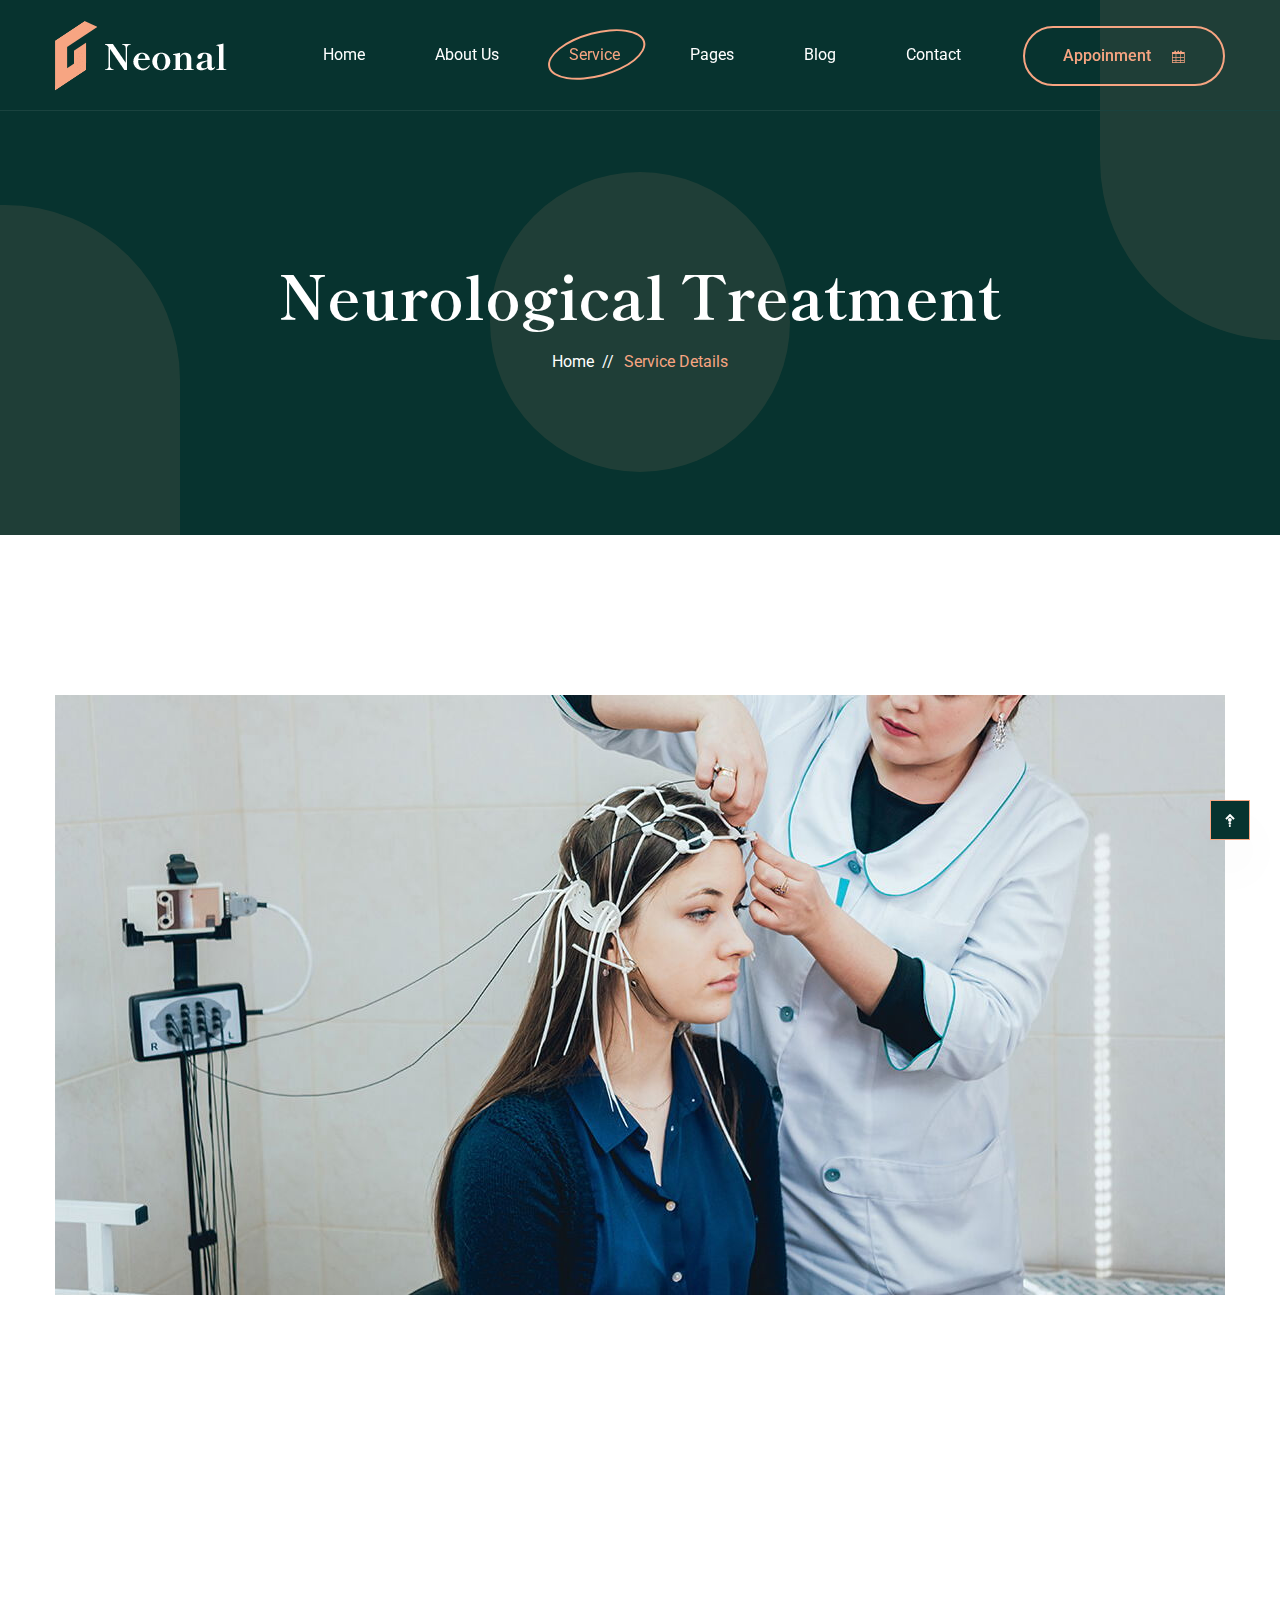
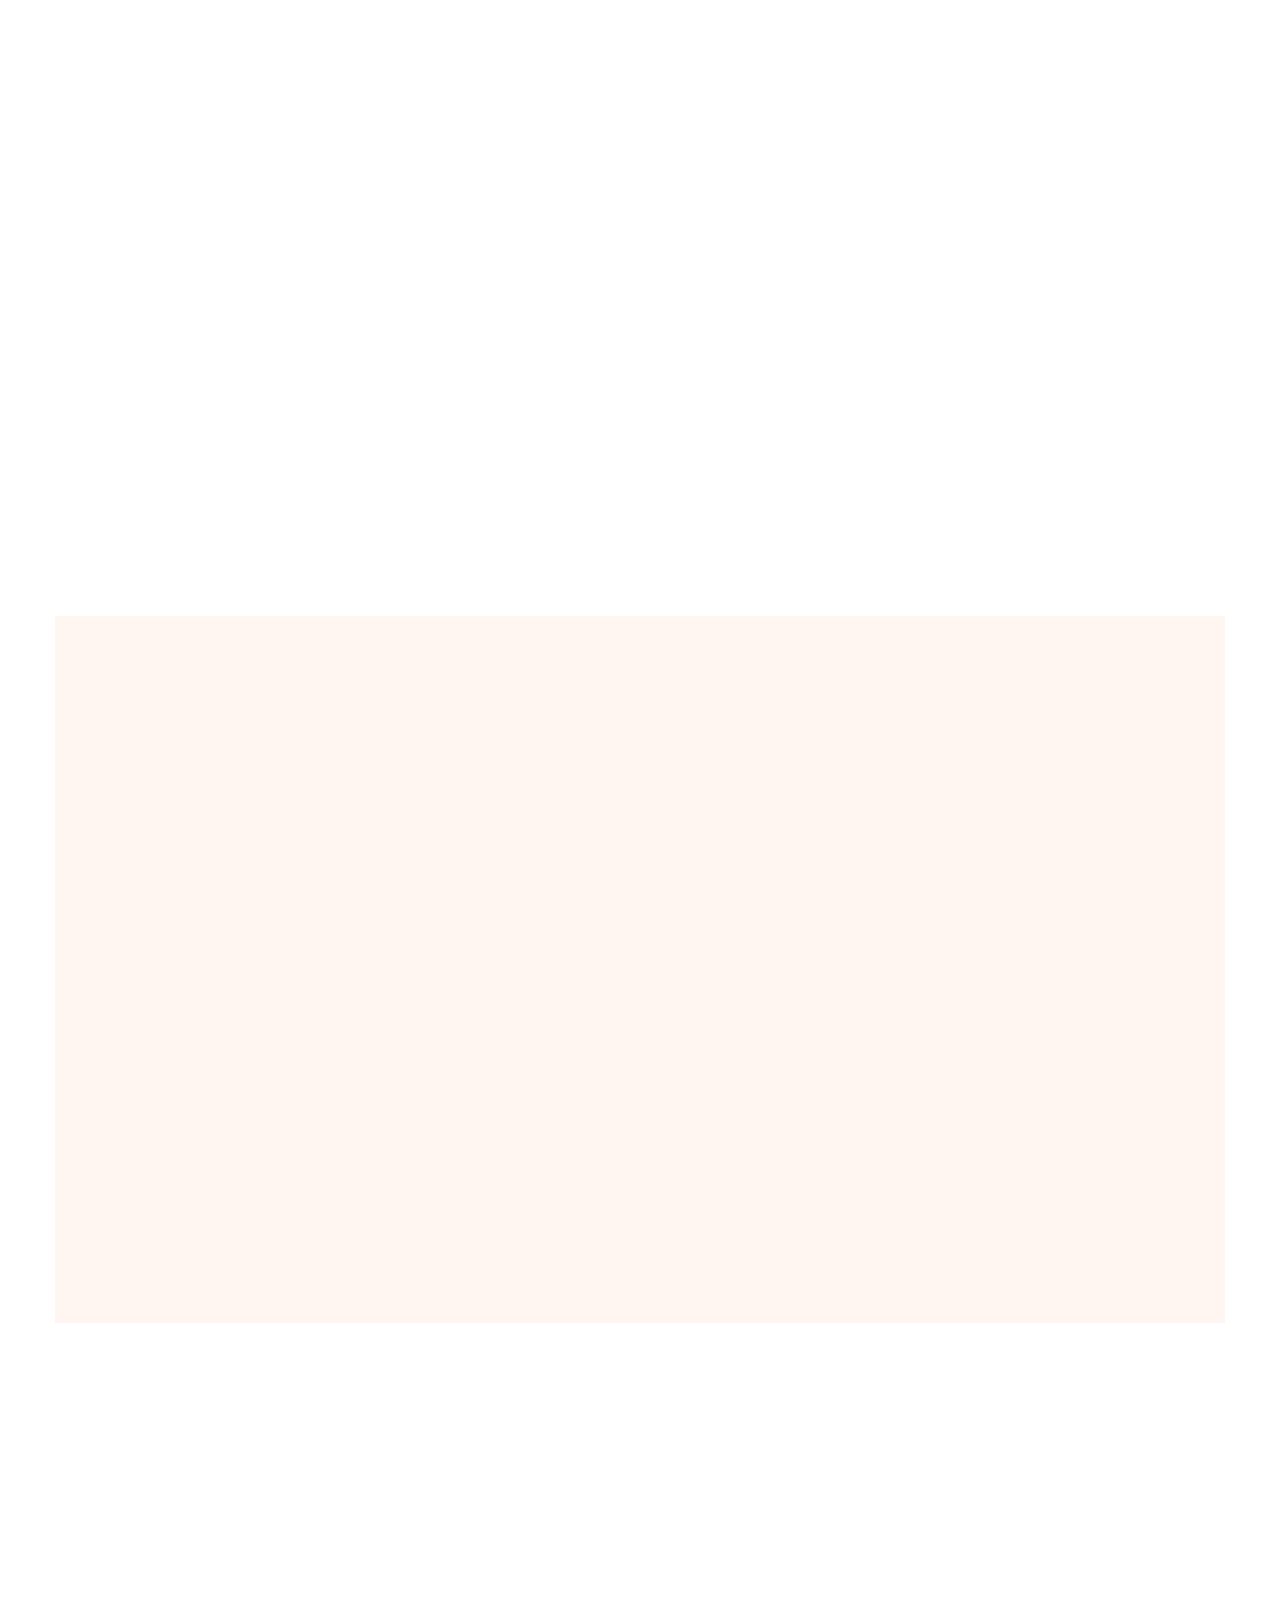
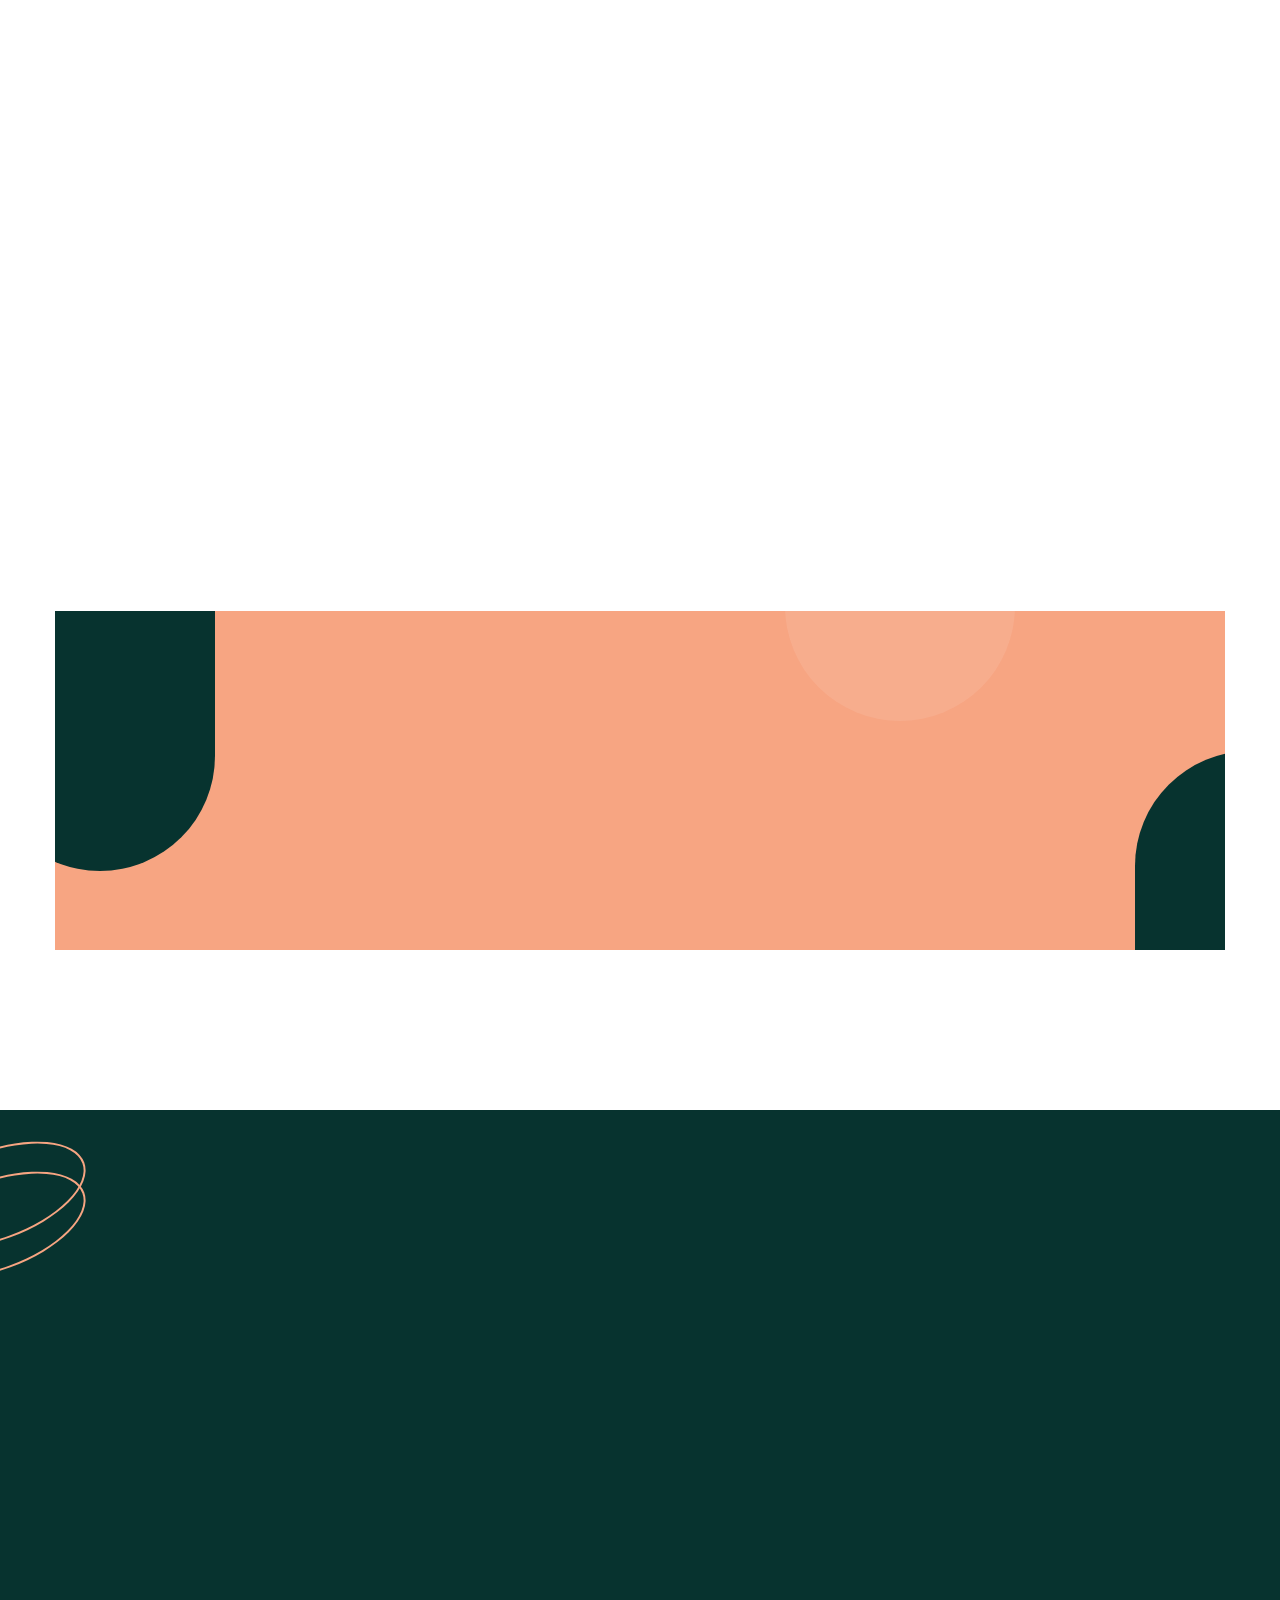
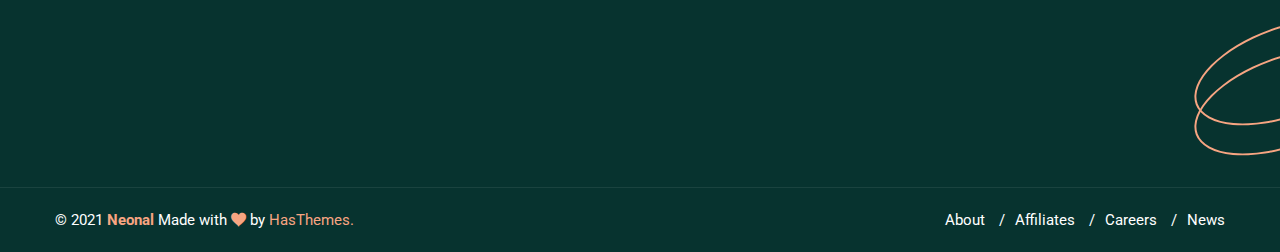
<file: service-details.html>
<!DOCTYPE html>
<html lang="en">

    
<!-- Mirrored from htmldemo.net/neonal/neonal/service-details.html by HTTrack Website Copier/3.x [XR&CO'2014], Wed, 31 Jul 2024 09:48:50 GMT -->
<head>
        <meta charset="UTF-8" />
        <meta name="viewport" content="width=device-width, initial-scale=1.0" />
        <title>Neonal - Medical Service Bootstrap 5 Template</title>
    
        <!-- Favicons -->
        <link rel="shortcut icon" href="assets/images/favicon.ico">
    
        <!-- Vendor CSS (Icon Font) -->
    
         
        <link rel="stylesheet" href="assets/css/vendor/icofont.min.css" />
        <link rel="stylesheet" href="assets/css/vendor/bootstrap.min.css" /> 
    
        <!-- Plugins CSS (All Plugins Files) -->
    
 
        <link rel="stylesheet" href="assets/css/plugins/swiper-bundle.min.css" />
        <link rel="stylesheet" href="assets/css/plugins/animate.min.css" />
        <link rel="stylesheet" href="assets/css/plugins/aos.min.css" />
        <link rel="stylesheet" href="assets/css/plugins/splitting.min.css" />
        <link rel="stylesheet" href="assets/css/plugins/nice-select.min.css" />
        <link rel="stylesheet" href="assets/css/plugins/jquery-ui.min.css" />
        <link rel="stylesheet" href="assets/css/plugins/magnific-popup-min.css" />
    
        <!-- Use the minified version files listed below for better performance and remove the files listed above -->
    
        
<!-- <link rel="stylesheet" href="assets/css/vendor/vendor.min.css">
        <link rel="stylesheet" href="assets/css/plugins/plugins.min.css">
        <link rel="stylesheet" href="assets/css/style.min.css">   -->
    
    
        <!-- Main Style CSS -->
    
        
        <link rel="stylesheet" href="assets/css/style.css" />
    
    </head>

<body>

    <!-- Header Section Start -->
    <div class="header">
        <div class="sticky-header">
            <div class="header-container container">
                <div class="header-wrapper">

                    <!-- Header Logo Start -->
                    <div class="header-logo">
                        <a href="index.html"><img src="assets/images/logo/logo.png" alt="Logo"></a>
                    </div>
                    <!-- Header Logo End -->

                    <!-- Header Menu Start -->
                    <div class="main-menu d-none d-lg-flex">
                        <ul>
                            <li><a href="index.html">Home</a></li>
                            <li><a href="about.html">About Us</a></li>
                            <li class="has-children"><a class="active" href="service-details.html">Service</a></li>
                            <li class="has-children">
                                <a href="#">Pages</a>
                                <ul class="sub-menu">
                                    <li><a href="gallery.html">Gallery</a></li>
                                    <li><a href="error-404.html">Error 404</a></li>
                                    <li><a href="faq.html">FAQ</a></li>
                                </ul>
                            </li>
                            <li class="has-children">
                                <a href="#">Blog</a>
                                <ul class="sub-menu">
                                    <li><a href="blog-grid.html">Blog Grid</a></li>
                                    <li><a href="blog-details.html">Blog Details</a></li>
                                    <li><a href="blog-details-sidebar.html">Blog Details Sidebar</a></li>
                                </ul>
                            </li>
                            <li><a href="contact.html">Contact</a></li>
                        </ul>
                    </div>
                    <!-- Header Menu End -->

                    <!-- Header Actions Start -->
                    <div class="header-actions">

                        <!-- Appoinment Button Start -->
                        <div class="appoinment-button">
                            <a href="contact.html" class="btn btn-outline-success btn-hover-success">Appoinment<i class="icofont-calendar"></i></a>
                        </div>
                        <!-- Appoinment Button End -->

                        <!-- Mobile Menu Hambarger Action Button Start -->
                        <a class="header-action-btn header-action-btn-menu d-lg-none d-md-flex" href="#/">
                            <i class="icofont-navigation-menu"></i>
                        </a>
                        <!-- Mobile Menu Hambarger Action Button End -->

                    </div>
                    <!-- Header Actions End -->

                </div>
            </div>
        </div>
    </div>
    <!-- Header Section End -->

    <!-- Breadcrumb Section Start -->
    <div class="section breadcrumb-section bg-name-primary">
        <div class="layer shape-1"></div>
        <div class="container section-padding">
            <div class="row">
                <div class="col-12 align-items-center text-center">
                    <!-- Breadcrumb Wrapper Start -->
                    <div class="breadcrumb-wrapper">
                        <h1 class="title">Neurological Treatment</h1>
                        <ul class="breadcrumb-list">
                            <li><a href="index.html">Home</a></li>
                            <li>Service Details</li>
                        </ul>
                    </div>
                    <!-- Breadcrumb Wrapper End -->
                </div>
            </div>
        </div>
    </div>
    <!-- Breadcrumb Section End -->

    <!-- Service Details Section Start -->
    <div class="section section-margin-top">
        <div class="container">
            <div class="row">
                <div class="col-12" data-aos="fade-up" data-aos-duration="1100">
                    <div class="service-details-image">
                        <img class="fit-image" src="assets/images/service/service_details.jpg" alt="Service Details Image">
                    </div>
                </div>

                <div class="col-12 col-lg-6 col-xl-7 mb-8" data-aos="fade-up" data-aos-duration="1100">

                    <!-- Service Content Description Start -->
                    <div class="service-details-content">
                        <span class="subtitle">Neorology</span>
                        <h2 class="title">Neurologists manage & treat neurological problems.</h2>
                        <div class="service-desc m-b-20">
                            <p>Lorem Ipsum is simply dummy text the printing and typesetting industry has been industry standard dummy text ever since the 1500s, when an unknown printer took a galley of type and scrambled it to make a type specimen book. It has survived not only five centuries also the leap into electronic typesetting.</p>

                            <p>Lorem Ipsum is simply dummy text the printing and typesetting industry has been industry standard dummy text ever since the 1500s, when an unknown printer took a galley of type and scrambled it to make a type specimen book. It has survived not only five centuries standard dummy text ever since the 1500s, when an unknown printer took a galley of type also the leap into electronic typesetting.</p>
                        </div>
                    </div>

                    <!-- Service Content Description End -->

                </div>

                <div class="col-12 col-lg-6 col-xl-5 m-b-40" data-aos="fade-up" data-aos-duration="1200">

                    <!-- Service Pricing Start -->
                    <div class="service-pricing bg-name-primary">
                        <h3 class="service-pricing-title">Treatment Pricing</h3>
                        <table class="table table-borderless mb-0">
                            <tbody>
                                <tr>
                                    <td class="title-serv">Echocardiography</td>
                                    <td class="middle-serv">-</td>
                                    <td class="price-serve">$250</td>
                                </tr>
                                <tr>
                                    <td class="title-serv">Allergy testing</td>
                                    <td class="middle-serv">-</td>
                                    <td class="price-serve">$180</td>
                                </tr>
                                <tr>
                                    <td class="title-serv">Treadmill testing</td>
                                    <td class="middle-serv">-</td>
                                    <td class="price-serve">$360</td>
                                </tr>
                                <tr>
                                    <td class="title-serv">Holter monitoring</td>
                                    <td class="middle-serv">-</td>
                                    <td class="price-serve">$240</td>
                                </tr>
                                <tr>
                                    <td class="title-serv">Cardiac ablation</td>
                                    <td class="middle-serv">-</td>
                                    <td class="price-serve">$379</td>
                                </tr>
                                <tr>
                                    <td class="title-serv">Cardiac ablation</td>
                                    <td class="middle-serv">-</td>
                                    <td class="price-serve">$140</td>
                                </tr>
                            </tbody>
                        </table>
                    </div>
                    <!-- Service Pricing End -->

                </div>

                <div class="col-12" data-aos="fade-up" data-aos-duration="1300">

                    <!-- Service Description Start -->
                    <div class="service-desc">
                        <p>Lorem Ipsum is simply dummy text of the printing and typesetting industry. Lorem Ipsum has been the industry's standard dummy text ever since the 1500s, when an unknown printer took a galley of type and scrambled it to make a type specimen book. It has survived not only five centuries, but also the leap into electronic typesetting, remaining essent unchanged. It was popularised in the 1960s with the release of sheets containing.</p>
                        <p>Lorem Ipsum is simply dummy text of the printing and typesetting industry. Lorem Ipsum has been the industry's standard dummy text ever since the 1500s, when an unknown printer took a galley of type and scrambled it to make a type specimen book. It has survived not only five centuries, but also the leap into electronic typesetting, remaining essent unchanged. It was popularised in the 1960s with the release of sheets containing.</p>
                    </div>
                    <!-- Service Description End -->

                </div>
            </div>
        </div>
    </div>
    <!-- Service Details Section End -->

    <!-- Submit Form Section Start -->
    <div class="section">
        <div class="container">
            <div class="row justify-content-center">
                <div class="col-lg-12">
                    <div class="submit-form-wrapper bg-name-seashell">
                        <!-- Start Section Content -->
                        <div class="content">
                            <h2 class="title" data-aos="fade-up" data-aos-duration="1100">Make an appoinment.</h2>
                            <p data-aos="fade-up" data-aos-duration="1800">We will send you a confirmation within 24 hours.</p>
                        </div>
                        <!-- End Section Content -->

                        <!-- Start Contact Form Box -->
                        <div class="contact-form-box">
                            <form id="contact-form" class="default-form contact-form" action="#" method="post">
                                <div class="row">
                                    <div class="col-lg-6 col-xl-4 m-b-30" data-aos="fade-up" data-aos-duration="1100">
                                        <div class="default-form-group">
                                            <input name="name" type="text" placeholder="Name :" required>
                                        </div>
                                    </div>
                                    <div class="col-lg-6 col-xl-4 m-b-30" data-aos="fade-up" data-aos-duration="1200">
                                        <div class="default-form-group">
                                            <input name="phone" type="tel" placeholder="Phone :" required>
                                        </div>
                                    </div>
                                    <div class="col-lg-6 col-xl-4 m-b-30" data-aos="fade-up" data-aos-duration="1300">
                                        <div class="default-form-group">
                                            <input name="email" type="email" placeholder="Email :" required>
                                        </div>
                                    </div>
                                    <div class="col-lg-6 col-xl-4 m-b-30" data-aos="fade-up" data-aos-duration="1400">
                                        <div class="default-form-group">
                                            <select class="form-select">
                                                <option selected>Department</option>
                                                <option>Diabetology</option>
                                                <option>Gastroenterology</option>
                                                <option>Nuclear Medicine</option>
                                                <option>Microbiology</option>
                                                <option>Oncology</option>
                                            </select>
                                        </div>
                                    </div>
                                    <div class="col-lg-6 col-xl-4 m-b-30" data-aos="fade-up" data-aos-duration="1500">
                                        <div class="default-form-group date-calender">
                                            <input class="date-pic" type="text" placeholder="Date :" required="required" />
                                        </div>
                                    </div>
                                    <div class="col-lg-6 col-xl-4 m-b-30" data-aos="fade-up" data-aos-duration="1600">
                                        <div class="default-form-group">
                                            <select class="form-select">
                                                <option selected>Doctor's</option>
                                                <option>Prof. Dr. Slaveto Jhon</option>
                                                <option>Dr. Mexbunt Mina</option>
                                                <option>Dr. Alex Betty</option>
                                            </select>
                                        </div>
                                    </div>
                                    <div class="col-12 m-b-30" data-aos="fade-up" data-aos-duration="1700">
                                        <div class="default-form-group">
                                            <textarea name="message" placeholder="Comment" required></textarea>
                                        </div>
                                    </div>
                                    <div class="col-12 m-t-20" data-aos="fade-up" data-aos-duration="1800">
                                        <div class="default-form-group d-flex justify-content-center">
                                            <a href="#/" class="btn btn-outline-success btn-hover-success">Submit Now<i class="icofont-double-right"></i></a>
                                        </div>
                                    </div>
                                </div>
                            </form>
                        </div>
                        <!-- End Contact Form Box -->
                    </div>
                </div>
            </div>
        </div>
    </div>
    <!-- Submit Form Section End -->

    <!-- Team Section Start -->
    <div class="section section-margin-top">
        <div class="container">
            <div class="row">
                <div class="col-12" data-aos="fade-up" data-aos-duration="1500">
                    <div class="section-title text-center">
                        <h2 class="title">Professional Doctors</h2>
                        <div class="border-wrap">
                            <span class="title-border border-color-1"></span>
                            <span class="title-border border-color-2"></span>
                        </div>
                    </div>
                </div>
            </div>
            <div class="row align-items-center m-b-n30">

                <div class="col-lg-6 m-b-30" data-aos="fade-up" data-aos-duration="2400">

                    <!-- Single Team Start -->
                    <div class="single-team team-bg-seashell">

                        <!-- Team Thumb Start -->
                        <div class="team-thumb">
                            <img class="fit-image" src="assets/images/team/3.jpg" alt="Team Image">
                        </div>
                        <!-- Team Thumb End -->

                        <!-- Team Content Start -->
                        <div class="team-content">
                            <h2 class="title">Magali Mcintire</h2>
                            <h4 class="subtitle">Cardiology Specialist</h4>
                            <p>Lorem Ipsum simply dummy text printing and typesetng industry has been industryS standard.</p>
                            <div class="social-share">
                                <span class="social-title">Follow Now:</span>
                                <ul>
                                    <li><a href="#/"><i class="icofont-facebook"></i></a></li>
                                    <li><a href="#/"><i class="icofont-twitter"></i></a></li>
                                    <li><a href="#/"><i class="icofont-github"></i></a></li>
                                </ul>
                            </div>
                        </div>
                        <!-- Team Content End -->

                    </div>
                    <!-- Single Team End -->

                </div>

                <div class="col-lg-6 m-b-30" data-aos="fade-up" data-aos-duration="2400">

                    <!-- Single Team Start -->
                    <div class="single-team team-bg-seashell">

                        <!-- Team Thumb Start -->
                        <div class="team-thumb">
                            <img class="fit-image" src="assets/images/team/4.jpg" alt="Team Image">
                        </div>
                        <!-- Team Thumb End -->

                        <!-- Team Content Start -->
                        <div class="team-content">
                            <h2 class="title">Alease England</h2>
                            <h4 class="subtitle">Cardiology Specialist</h4>
                            <p>Lorem Ipsum simply dummy text printing and typesetng industry has been industryS standard.</p>
                            <div class="social-share">
                                <span class="social-title">Follow Now:</span>
                                <ul>
                                    <li><a href="#/"><i class="icofont-facebook"></i></a></li>
                                    <li><a href="#/"><i class="icofont-twitter"></i></a></li>
                                    <li><a href="#/"><i class="icofont-github"></i></a></li>
                                </ul>
                            </div>
                        </div>
                        <!-- Team Content End -->

                    </div>
                    <!-- Single Team End -->

                </div>

            </div>
        </div>
    </div>
    <!-- Team Section End -->

    <!-- Appoinment Section Start -->
    <div class="section section-margin">
        <div class="container">
            <div class="row">
                <div class="col-lg-12 align-items-center">
                    <div class="appoinment-section bg-name-success">
                        <div class="layer-4 shape-5"></div>
                        <div class="layer-4 shape-6"></div>
                        <div class="layer-4 shape-7"></div>
                        <div class="appoinment-wrapper">
                            <div class="appoinment-content" data-aos="fade-up" data-aos-duration="1500">
                                <h2 class="title">You can contact for appoinment.</h2>
                            </div>
                            <div class="appoinment-info-wrapper">
                                <div class="contact-info" data-aos="flip-left" data-aos-duration="2000">
                                    <div class="icon-box">
                                        <i class="round-shape round-shape-negative icofont-ui-call"></i>
                                    </div>
                                    <div class="info">
                                        <h5 class="title">Call us:</h5>
                                        <a class="number" href="tel:+0089458648">+00 89 458 648</a>
                                    </div>
                                </div>
                                <div class="contact-info" data-aos="flip-right" data-aos-duration="2000">
                                    <div class="icon-box">
                                        <i class="round-shape icofont-envelope-open"></i>
                                    </div>
                                    <div class="info">
                                        <h5 class="title">Email us:</h5>
                                        <a class="number" href="mailto:neonal@gmail.com">neonal@gmail.com</a>
                                    </div>
                                </div>
                            </div>
                        </div>
                    </div>

                </div>
            </div>
        </div>
    </div>
    <!-- Appoinment Section End -->

    <!-- Footer Section Start -->
    <footer class="section footer-section">
        <!-- Footer Top Start -->
        <div class="footer-top bg-name-primary section-padding">
            <!-- Shape Start -->
            <div class="footer-shape-left layer-shape"></div>
            <div class="footer-shape-right layer-shape"></div>
            <!-- Shape End -->
            <div class="container">
                <div class="row m-b-n40">
                    <div class="col-12 col-md-6 col-lg-3 col-xl-4 m-b-40" data-aos="fade-up" data-aos-duration="1000">
                        <div class="single-footer-widget">
                            <div class="footer-logo m-b-20">
                                <a href="index.html"><img src="assets/images/logo/logo.png" alt="Logo"></a>
                            </div>
                            <p class="desc-content m-b-35">Lorem Ipsum is simply dummy text of the printing and typesetting industry.has been since the printer took.</p>
                            <div class="appoinment-button">
                                <a href="contact.html" class="btn btn-outline-success btn-hover-success">Appoinment<i class="icofont-calendar"></i></a>
                            </div>
                        </div>
                    </div>
                    <div class="col-sm-6 col-md-6 col-lg-2 col-xl-2 m-b-40" data-aos="fade-up" data-aos-duration="1500">
                        <div class="single-footer-widget">
                            <h4 class="widget-title">Quick Links</h4>
                            <ul class="widget-list">
                                <li><a href="about.html"><i class="icofont-plus"></i> About Us</a></li>
                                <li><a href="service.html"><i class="icofont-plus"></i> Service</a></li>
                                <li><a href="contact.html"><i class="icofont-plus"></i> Doctors</a></li>
                                <li><a href="contact.html"><i class="icofont-plus"></i> Departments</a></li>
                                <li><a href="contact.html"><i class="icofont-plus"></i> Online Payment</a></li>
                                <li><a href="contact.html"><i class="icofont-plus"></i> Contact Us</a></li>
                                <li><a href="account.html"><i class="icofont-plus"></i> My Account</a></li>
                            </ul>
                        </div>
                    </div>
                    <div class="col-sm-6 col-md-6 col-lg-3 col-xl-2 m-b-40" data-aos="fade-up" data-aos-duration="2000">
                        <div class="single-footer-widget single-footer-space-left">
                            <h4 class="widget-title">Neonal Services</h4>
                            <ul class="widget-list">
                                <li><a href="contact.html"><i class="icofont-plus"></i> Pediatric Clinic</a></li>
                                <li><a href="contact.html"><i class="icofont-plus"></i> Diagnosis Clinic</a></li>
                                <li><a href="contact.html"><i class="icofont-plus"></i> Cardiac Clinic</a></li>
                                <li><a href="contact.html"><i class="icofont-plus"></i> Laboratory Analysis</a></li>
                                <li><a href="contact.html"><i class="icofont-plus"></i> Gynecological Clinic</a></li>
                                <li><a href="contact.html"><i class="icofont-plus"></i> Personal Counseling</a></li>
                                <li><a href="contact.html"><i class="icofont-plus"></i> Dental Clinic</a></li>
                            </ul>
                        </div>
                    </div>
                    <div class="col-12 col-md-6 col-lg-4 col-xl-4 d-flex justify-content-lg-end m-b-40" data-aos="fade-up" data-aos-duration="2500">
                        <div class="single-footer-widget">
                            <h4 class="widget-title">Working Hours</h4>
                            <ul class="widget-list table-list">
                                <li>
                                    <span>Monday</span>
                                    <span class="table-list-middle">-</span>
                                    <span>10 am to 07 pm</span>
                                </li>
                                <li>
                                    <span>Tuesday</span>
                                    <span class="table-list-middle">-</span>
                                    <span>10 am to 07 pm</span>
                                </li>
                                <li>
                                    <span>Wednesday</span>
                                    <span class="table-list-middle">-</span>
                                    <span>10 am to 07 pm</span>
                                </li>
                                <li>
                                    <span>Thursday</span>
                                    <span class="table-list-middle">-</span>
                                    <span>10 am to 07 pm</span>
                                </li>
                                <li>
                                    <span>Friday</span>
                                    <span class="table-list-middle">-</span>
                                    <span>10 am to 07 pm</span>
                                </li>
                                <li>
                                    <span>Satarday</span>
                                    <span class="table-list-middle">-</span>
                                    <span>10 am to 07 pm</span>
                                </li>
                                <li>
                                    <span>Sunday</span>
                                    <span class="table-list-middle">-</span>
                                    <span class="text-color-success">Close</span>
                                </li>
                            </ul>
                        </div>
                    </div>
                </div>
            </div>
        </div>
        <!-- Footer Top End -->

        <!-- Footer Bottom Start -->
        <div class="footer-bottom bg-name-primary p-t-20 p-b-20">
            <div class="container">
                <div class="row m-b-n10">
                    <div class="col-md-6 m-b-10">
                        <div class="copyright-content">
                            <p class="mb-0">© 2021 <strong class="text-color-success">Neonal </strong> Made with <i class="icofont-heart-alt text-color-success"></i> by <a href="https://hasthemes.com/" class="text-color-success">HasThemes.</a></p>
                        </div>
                    </div>
                    <div class="col-md-6 m-b-10">
                        <!-- Footer Menu Start -->
                        <div class="footer-menu">
                            <ul>
                                <li><a href="about.html">About</a></li>
                                <li><a href="about.html">Affiliates</a></li>
                                <li><a href="contact.html">Careers</a></li>
                                <li><a href="blog-details.html">News</a></li>
                            </ul>
                        </div>
                        <!-- Footer Menu End -->
                    </div>
                </div>
            </div>
        </div>
        <!-- Footer Bottom End -->
    </footer>
    <!-- Footer Section End -->

    <!-- Scroll Top Start -->
    <a href="#" class="scroll-top show" id="scroll-top">
        <i class="arrow-top icofont-bubble-up"></i>
        <i class="arrow-bottom icofont-bubble-up"></i>
    </a>
    <!-- Scroll Top End -->

    <!-- Mobile Menu Start -->
    <div class="mobile-menu-wrapper">
        <div class="offcanvas-overlay"></div>

        <!-- Mobile Menu Inner Start -->
        <div class="mobile-menu-inner">

            <!-- Button Close Start -->
            <div class="offcanvas-btn-close">
                <i class="icofont-close-line"></i>
            </div>
            <!-- Button Close End -->

            <!-- Mobile Menu Inner Wrapper Start -->
            <div class="mobile-menu-inner-wrapper">

                <!-- Appoinment Button Start -->
                <div class="appoinment-button">
                    <a href="contact.html" class="btn btn-outline-success btn-hover-success">Appoinment<i class="icofont-calendar"></i></a>
                </div>
                <!-- Appoinment Button End -->

                <!-- Mobile Menu Start -->
                <div class="mobile-navigation">
                    <nav>
                        <ul class="mobile-menu">
                            <li><a href="index.html">Home</a></li>
                            <li><a href="about.html">About Us</a></li>
                            <li><a href="service-details.html">Service</a></li>
                            <li class="has-children">
                                <a href="#">Pages <i class="icofont-dotted-down" aria-hidden="true"></i></a>
                                <ul class="dropdown">
                                    <li><a href="gallery.html">Gallery</a></li>
                                    <li><a href="error-404.html">Error 404</a></li>
                                    <li><a href="faq.html">FAQ</a></li>
                                </ul>
                            </li>
                            <li class="has-children">
                                <a href="#">Blog <i class="icofont-dotted-down" aria-hidden="true"></i></a>
                                <ul class="dropdown">
                                    <li><a href="blog-details.html">Blog Details</a></li>
                                    <li><a href="blog-details-sidebar.html">Blog Details Sidebar</a></li>
                                </ul>
                            </li>
                            <li><a href="contact.html">Contact</a></li>
                        </ul>
                    </nav>
                </div>
                <!-- Mobile Menu End -->

                <!-- Contact Links/Social Links Start -->
                <div class="mt-auto bottom-0">

                    <!-- Contact Links Start -->
                    <ul class="contact-links">
                        <li><i class="icofont-phone"></i><a href="tel:+0123456789"> +012 3456 789</a></li>
                        <li><i class="icofont-envelope-open"></i><a href="mailto:info@example.com"> info@example.com</a></li>
                        <li><i class="icofont-wall-clock"></i> <span>Monday - Sunday 9.00 - 18.00</span> </li>
                    </ul>
                    <!-- Contact Links End -->
                </div>
                <!-- Contact Links/Social Links End -->
            </div>
            <!-- Mobile Menu Inner Wrapper End -->

        </div>
        <!-- Mobile Menu Inner End -->
    </div>
    <!-- Mobile Menu End -->

    <!-- Global Vendor, plugins JS -->

    <!-- Vendor JS -->

    
    <script src="assets/js/vendor/popper.min.js"></script>
    <script src="assets/js/vendor/bootstrap.min.js"></script>
    <script src="assets/js/vendor/jquery-3.6.0.min.js"></script>
    <script src="assets/js/vendor/jquery-migrate-3.3.2.min.js"></script>
    <script src="assets/js/vendor/modernizr-3.11.2.min.js"></script>

    <!-- Plugins JS -->

    
    <script src="assets/js/plugins/aos.min.js"></script>
    <script src="assets/js/plugins/jquery.ajaxchimp.min.js"></script>
    <script src="assets/js/plugins/jquery-ui.min.js"></script>
    <script src="assets/js/plugins/nice-select.min.js"></script>
    <script src="assets/js/plugins/splitting.min.js"></script>
    <script src="assets/js/plugins/isotope.pkgd.min.js"></script>
    <script src="assets/js/plugins/swiper-bundle.min.js"></script>
    <script src="assets/js/plugins/jquery.magnific-popup.min.js"></script> 

    <!-- Use the minified version files listed below for better performance and remove the files listed above -->

    
<!-- <script src="assets/js/vendor.min.js"></script>
    <script src="assets/js/plugins.min.js"></script>   -->
   

    <!--Main JS-->
    <script src="assets/js/main.js"></script>
</body>


<!-- Mirrored from htmldemo.net/neonal/neonal/service-details.html by HTTrack Website Copier/3.x [XR&CO'2014], Wed, 31 Jul 2024 09:48:51 GMT -->
</html>
</file>
<file: assets/css/style.css>
/*-----------------------------------------------------------------------------------

    Template Name: Neonal - Medical Service Bootstrap 5 Template
    Version: 1.0

-----------------------------------------------------------------------------------
    
    01. Template default CSS
    02. Helper CSS
    03. Component CSS
        03.01 Header CSS
        03.02 Offcanvas-mobile-menu CSS
        03.03 Slider CSS
        03.04 Button CSS
        03.05 Layer CSS
        03.06 Kyframe-animation CSS
        03.07 Submit-form CSS
        03.08 Breadcrumb CSS
        03.09 Sidebar CSS
        03.10 Service CSS
        03.11 Service-details CSS
        03.12 About CSS
        03.13 Team CSS
        03.14 Banner CSS
        03.15 Testimonial CSS
        03.16 News-blog CSS
        03.17 Appoinment CSS
        03.18 Gallery CSS
        03.19 Footer CSS
    04. Pages CSS
        4.01 FAQ CSS
        4.02 Contact CSS
        4.03 404-Error CSS
        4.04 Blog Details CSS

-----------------------------------------------------------------------------------*/
/*----------------------------------------*/
/*  01. Template default CSS
/*----------------------------------------*/
/*-- Google Font --*/
@import url("https://fonts.googleapis.com/css2?family=Roboto:ital,wght@0,100;0,300;0,400;0,500;0,700;0,900;1,100;1,300;1,400;1,500;1,700;1,900&amp;display=swap");
@import url("https://fonts.googleapis.com/css2?family=Shippori+Mincho:wght@400;500;600;700;800&amp;display=swap");
@import url("https://fonts.googleapis.com/css2?family=Newsreader:ital,wght@0,200;0,300;0,400;0,500;0,600;0,700;0,800;1,200;1,300;1,400;1,500;1,600;1,700;1,800&amp;display=swap");
/*-- Common Style --*/
*,
*::after,
*::before {
  -webkit-box-sizing: border-box;
          box-sizing: border-box;
}

html,
body {
  height: 100%;
}

body {
  position: relative;
  font-family: "Roboto", sans-serif;
  font-size: 15px;
  color: #07332f;
  line-height: 1.6;
  visibility: visible;
}

body[dir="rtl"] {
  text-align: right;
}

a,
a:hover,
a:focus,
a:active,
button,
button:focus,
.btn,
.btn:focus,
input,
input:focus,
select,
textarea {
  -webkit-transition: all 0.3s ease 0s;
  -o-transition: all 0.3s ease 0s;
  transition: all 0.3s ease 0s;
  color: inherit;
  text-decoration: none;
  outline: 0;
  background: none;
}

h1,
h2,
h3,
h4,
h5,
h6 {
  font-family: "Shippori Mincho", serif;
  font-weight: 500;
  line-height: 1.2;
}

p:last-child {
  margin-bottom: 0;
}

ul {
  margin: 0;
  padding: 0;
}

ul li {
  list-style: none;
}

::-moz-selection {
  color: #ffffff;
  background: #5DADE2;
}

::selection {
  color: #ffffff;
  background: #5DADE2;
}

img {
  max-width: 100%;
}

.fit-image {
  width: 100%;
  height: 100%;
  -o-object-fit: cover;
     object-fit: cover;
  -o-object-position: center;
     object-position: center;
}

/* Section Style */
.section,
.section-fluid {
  float: left;
  width: 100%;
}

.section-fluid {
  padding-right: 222px;
  padding-left: 222px;
}

@media only screen and (min-width: 1200px) and (max-width: 1599px), only screen and (min-width: 992px) and (max-width: 1199px), only screen and (min-width: 768px) and (max-width: 991px), only screen and (max-width: 767px) {
  .section-fluid {
    padding-right: 0px;
    padding-left: 0px;
  }
}

@media only screen and (max-width: 479px) {
  .section-fluid {
    padding-right: 0;
    padding-left: 0;
  }
}

.container {
  padding-right: var(--bs-gutter-x, 15px);
  padding-left: var(--bs-gutter-x, 15px);
}

@media only screen and (min-width: 1600px), only screen and (min-width: 1200px) and (max-width: 1599px) {
  .container {
    max-width: 1200px;
  }
}

@media only screen and (min-width: 1600px) {
  .custom-container {
    max-width: 1060px;
    width: 100%;
    margin: 0 auto;
  }
}

@media only screen and (min-width: 1600px) {
  .custom-large-container {
    max-width: 1560px;
    width: 100%;
    margin: 0 auto;
  }
}

@media only screen and (min-width: 1600px) {
  .header-container {
    max-width: 1460px;
  }
}

@media only screen and (min-width: 1200px) and (max-width: 1599px) {
  .header-container {
    max-width: 1200px;
  }
}

@media only screen and (min-width: 992px) and (max-width: 1199px) {
  .header-container {
    max-width: 992px;
  }
}

@media only screen and (min-width: 768px) and (max-width: 991px) {
  .header-container {
    max-width: 750px;
  }
}

@media only screen and (max-width: 767px) {
  .header-container {
    max-width: 560px;
  }
}

.row {
  --bs-gutter-x: 30px;
}

@media only screen and (min-width: 1600px) {
  .col-el-4 {
    -webkit-box-flex: 0;
    -webkit-flex: 0 0 auto;
        -ms-flex: 0 0 auto;
            flex: 0 0 auto;
    width: 33.3333333333%;
  }
}

.no-gutter {
  margin-right: 0;
  margin-left: 0;
}

.no-gutter [class*=col-] {
  padding-left: 0;
  padding-right: 0;
}

/* Section Spacing */
.section-padding {
  padding-top: 160px;
  padding-bottom: 160px;
}

@media only screen and (min-width: 768px) and (max-width: 991px) {
  .section-padding {
    padding-top: 80px;
    padding-bottom: 80px;
  }
}

@media only screen and (max-width: 767px) {
  .section-padding {
    padding-top: 60px;
    padding-bottom: 60px;
  }
}

.section-margin {
  margin-top: 160px;
  margin-bottom: 160px;
}

@media only screen and (min-width: 768px) and (max-width: 991px) {
  .section-margin {
    margin-top: 80px;
    margin-bottom: 80px;
  }
}

@media only screen and (max-width: 767px) {
  .section-margin {
    margin-top: 60px;
    margin-bottom: 60px;
  }
}

.section-margin-top {
  margin-top: 160px;
}

@media only screen and (min-width: 768px) and (max-width: 991px) {
  .section-margin-top {
    margin-top: 80px;
  }
}

@media only screen and (max-width: 767px) {
  .section-margin-top {
    margin-top: 60px;
  }
}

.section-margin-bottom {
  margin-bottom: 160px;
}

@media only screen and (min-width: 768px) and (max-width: 991px) {
  .section-margin-bottom {
    margin-bottom: 80px;
  }
}

@media only screen and (max-width: 767px) {
  .section-margin-bottom {
    margin-bottom: 60px;
  }
}

/* Section TItle */
.section-title {
  padding-bottom: 100px;
}

@media only screen and (min-width: 768px) and (max-width: 991px) {
  .section-title {
    padding-bottom: 70px;
  }
}

@media only screen and (max-width: 767px) {
  .section-title {
    padding-bottom: 50px;
  }
}

.section-title .title {
  font-size: 50px;
  line-height: 1.2;
  font-weight: 800;
  color: #07332f;
  margin-top: -5px;
  margin-bottom: 50px;
}

@media only screen and (min-width: 768px) and (max-width: 991px) {
  .section-title .title {
    font-size: 40px;
    margin-bottom: 30px;
  }
}

@media only screen and (max-width: 767px) {
  .section-title .title {
    font-size: 28px;
    margin-bottom: 30px;
  }
}

@media only screen and (max-width: 479px) {
  .section-title .title {
    font-size: 24px;
  }
}

.section-title .border-wrap {
  display: -webkit-box;
  display: -webkit-flex;
  display: -ms-flexbox;
  display: flex;
  -webkit-flex-wrap: wrap;
      -ms-flex-wrap: wrap;
          flex-wrap: wrap;
  -webkit-box-pack: center;
  -webkit-justify-content: center;
      -ms-flex-pack: center;
          justify-content: center;
}

.section-title .border-wrap .title-border {
  width: 60px;
}

.section-title .border-wrap .title-border.border-color-1 {
  position: relative;
}

.section-title .border-wrap .title-border.border-color-1::before {
  background: #07332f;
  position: absolute;
  content: "";
  width: 60px;
  height: 2px;
  left: 0;
}

.section-title .border-wrap .title-border.border-color-2 {
  position: relative;
  margin-left: 20px;
}

.section-title .border-wrap .title-border.border-color-2::before {
  background: #f7a582;
  position: absolute;
  content: "";
  width: 60px;
  height: 2px;
  left: 0;
}

.social-share {
  display: -webkit-box;
  display: -webkit-flex;
  display: -ms-flexbox;
  display: flex;
  -webkit-box-align: center;
  -webkit-align-items: center;
      -ms-flex-align: center;
          align-items: center;
  padding: 10px 10px 10px 20px;
  background: #07332f;
  border-radius: 50px;
  height: 60px;
}

.social-share .social-title {
  font-size: 18px;
  color: #ffffff;
  font-weight: 500;
  margin-bottom: 0;
  font-family: "Shippori Mincho", serif;
  margin-top: -5px;
}

.social-share ul {
  display: -webkit-box;
  display: -webkit-flex;
  display: -ms-flexbox;
  display: flex;
  -webkit-box-align: center;
  -webkit-align-items: center;
      -ms-flex-align: center;
          align-items: center;
  margin-left: 10px;
}

.social-share ul li a {
  font-size: 14px;
  font-weight: 300;
  height: 40px;
  width: 40px;
  background: #f7a582;
  color: #ffffff;
  display: -webkit-box;
  display: -webkit-flex;
  display: -ms-flexbox;
  display: flex;
  -webkit-box-align: center;
  -webkit-align-items: center;
      -ms-flex-align: center;
          align-items: center;
  -webkit-box-pack: center;
  -webkit-justify-content: center;
      -ms-flex-pack: center;
          justify-content: center;
  border-radius: 100%;
  margin-left: 10px;
}

.social-share ul li a:hover {
  background: #ffffff;
  color: #f7a582;
}

/* swiper default styles */
.swiper-pagination {
  position: static;
  display: block;
  line-height: 1;
  margin-top: 40px;
}

@media only screen and (max-width: 767px) {
  .swiper-pagination {
    margin-top: 30px;
  }
}

.swiper-pagination .swiper-pagination-bullet {
  width: 12px;
  height: 12px;
  border-radius: 100%;
  background: #07332f;
  opacity: 1;
  position: relative;
  outline: none;
  margin-right: 20px;
  margin: 0 5px !important;
  -webkit-transition: all 0.3s ease 0s;
  -o-transition: all 0.3s ease 0s;
  transition: all 0.3s ease 0s;
}

@media only screen and (max-width: 767px) {
  .swiper-pagination .swiper-pagination-bullet {
    width: 10px;
    height: 10px;
  }
}

.swiper-pagination .swiper-pagination-bullet:last-child {
  margin-right: 0;
}

.swiper-pagination .swiper-pagination-bullet:before {
  content: '';
  position: absolute;
  top: 50%;
  left: 50%;
  -webkit-transform: translate(-50%, -50%);
      -ms-transform: translate(-50%, -50%);
          transform: translate(-50%, -50%);
  z-index: 1;
  -webkit-transition: all 0.3s ease 0s;
  -o-transition: all 0.3s ease 0s;
  transition: all 0.3s ease 0s;
}

.swiper-pagination .swiper-pagination-bullet:hover:before {
  width: 12px;
  height: 12px;
  opacity: 1;
  background: #07332f;
  border-radius: 100%;
  -webkit-transition: all 0.3s ease 0s;
  -o-transition: all 0.3s ease 0s;
  transition: all 0.3s ease 0s;
}

.swiper-pagination .swiper-pagination-bullet.swiper-pagination-bullet-active {
  background: #07332f;
}

.swiper-nav-button {
  top: 50%;
  -webkit-transform: translateY(-50%);
      -ms-transform: translateY(-50%);
          transform: translateY(-50%);
  margin-top: 0;
  width: 55px;
  height: 55px;
  line-height: 51px;
  text-align: center;
  border: 2px solid #d7beb4;
  display: block;
  left: 0;
  right: 0;
  color: #d7beb4;
  border-radius: 50%;
  font-size: 15px;
  -webkit-transition: all 0.3s ease 0s;
  -o-transition: all 0.3s ease 0s;
  transition: all 0.3s ease 0s;
  outline: none;
  opacity: 1;
}

@media only screen and (min-width: 1200px) and (max-width: 1599px), only screen and (min-width: 992px) and (max-width: 1199px), only screen and (min-width: 768px) and (max-width: 991px), only screen and (max-width: 767px) {
  .swiper-nav-button {
    margin: 0 10px;
  }
}

@media only screen and (max-width: 767px) {
  .swiper-nav-button {
    width: 45px;
    height: 45px;
    line-height: 41px;
    margin: 0 5px;
  }
}

.swiper-nav-button:hover {
  color: #f7a582;
  border-color: #f7a582;
}

.swiper-nav-button::after {
  display: none;
}

.swiper-container:hover .swiper-nav-button {
  opacity: 1;
  visibility: visible;
}

.pagination .page-item .page-link {
  border-radius: 0;
  margin-right: 10px;
  border: 0;
  background-color: #fff5f1;
  height: 50px;
  width: 50px;
  text-align: center;
  color: #f7a582;
  display: -webkit-box;
  display: -webkit-flex;
  display: -ms-flexbox;
  display: flex;
  -webkit-box-align: center;
  -webkit-align-items: center;
      -ms-flex-align: center;
          align-items: center;
  -webkit-box-pack: center;
  -webkit-justify-content: center;
      -ms-flex-pack: center;
          justify-content: center;
}

.pagination .page-item .page-link.active {
  background: #f7a582;
  color: #ffffff;
}

.pagination .page-item .page-link:hover {
  background: #f7a582;
  border: 0;
  color: #ffffff;
}

.pagination .page-item .page-link:focus {
  -webkit-box-shadow: none;
          box-shadow: none;
}

.pagination .page-item .page-link span {
  line-height: 1;
}

/* Scroll Top style */
.scroll-top {
  position: fixed;
  right: 30px;
  bottom: -60px;
  z-index: 999;
  -webkit-box-shadow: 0 30px 50px rgba(0, 0, 0, 0.03);
          box-shadow: 0 30px 50px rgba(0, 0, 0, 0.03);
  display: block;
  padding: 0;
  width: 40px;
  height: 40px;
  text-align: center;
  font-size: 22px;
  line-height: 40px;
  cursor: pointer;
  opacity: 0;
  visibility: hidden;
  background-color: #07332f;
  background-size: 200% auto;
  background-position: left center;
  -webkit-transition: .3s;
  -o-transition: .3s;
  transition: .3s;
  overflow: hidden;
  border: 1px solid #f7a582;
}

.scroll-top:hover {
  background-color: #f7a582;
  border: 1px solid #fff5f1;
}

.scroll-top:hover i {
  color: #07332f;
  -webkit-transition: .3s;
  -o-transition: .3s;
  transition: .3s;
}

@media only screen and (max-width: 479px) {
  .scroll-top {
    font-size: 20px;
  }
}

.scroll-top.show {
  visibility: visible;
  opacity: 1;
  bottom: 60px;
}

.scroll-top i {
  position: absolute;
  top: 50%;
  left: 50%;
  color: #ffffff;
  -webkit-transition: .3s;
  -o-transition: .3s;
  transition: .3s;
}

.scroll-top .arrow-top {
  -webkit-transform: translate(-50%, -50%);
      -ms-transform: translate(-50%, -50%);
          transform: translate(-50%, -50%);
}

.scroll-top .arrow-bottom {
  -webkit-transform: translate(-50%, 80px);
      -ms-transform: translate(-50%, 80px);
          transform: translate(-50%, 80px);
}

.scroll-top:hover {
  background-position: right center;
}

.scroll-top:hover .arrow-top {
  -webkit-transform: translate(-50%, -80px);
      -ms-transform: translate(-50%, -80px);
          transform: translate(-50%, -80px);
}

.scroll-top:hover .arrow-bottom {
  -webkit-transform: translate(-50%, -50%);
      -ms-transform: translate(-50%, -50%);
          transform: translate(-50%, -50%);
}

/*----------------------------------------*/
/*  02. Helper CSS
/*----------------------------------------*/
.bg-name-primary {
  background-color: #07332f;
}

.bg-name-secondary {
  background-color: #1f3f37;
}

.bg-name-success {
  background-color: #f7a582;
}

.bg-name-dark {
  background-color: #07332f;
}

.bg-name-seashell {
  background-color: #fff5f1;
}

.bg-name-whited {
  background-color: #ffffff;
}

.text-color-primary {
  color: #07332f;
}

.text-color-secondary {
  color: #1f3f37;
}

.text-color-success {
  color: #f7a582;
}

.text-color-dark {
  color: #07332f;
}

.text-color-seashell {
  color: #fff5f1;
}

.text-color-whited {
  color: #ffffff;
}

.m-t-5 {
  margin-top: 5px;
}

.m-t-n5 {
  margin-top: -5px;
}

.p-t-5 {
  padding-top: 5px;
}

.m-b-5 {
  margin-bottom: 5px;
}

.m-b-n5 {
  margin-bottom: -5px;
}

.p-b-5 {
  padding-bottom: 5px;
}

.m-l-5 {
  margin-left: 5px;
}

.m-l-n5 {
  margin-left: -5px;
}

.p-l-5 {
  padding-left: 5px;
}

.m-r-5 {
  margin-right: 5px;
}

.m-r-n5 {
  margin-right: -5px;
}

.p-r-5 {
  padding-right: 5px;
}

.m-5 {
  margin: 5px;
}

.p-5 {
  padding: 5px;
}

.m-t-10 {
  margin-top: 10px;
}

.m-t-n10 {
  margin-top: -10px;
}

.p-t-10 {
  padding-top: 10px;
}

.m-b-10 {
  margin-bottom: 10px;
}

.m-b-n10 {
  margin-bottom: -10px;
}

.p-b-10 {
  padding-bottom: 10px;
}

.m-l-10 {
  margin-left: 10px;
}

.m-l-n10 {
  margin-left: -10px;
}

.p-l-10 {
  padding-left: 10px;
}

.m-r-10 {
  margin-right: 10px;
}

.m-r-n10 {
  margin-right: -10px;
}

.p-r-10 {
  padding-right: 10px;
}

.m-10 {
  margin: 10px;
}

.p-10 {
  padding: 10px;
}

.m-t-15 {
  margin-top: 15px;
}

.m-t-n15 {
  margin-top: -15px;
}

.p-t-15 {
  padding-top: 15px;
}

.m-b-15 {
  margin-bottom: 15px;
}

.m-b-n15 {
  margin-bottom: -15px;
}

.p-b-15 {
  padding-bottom: 15px;
}

.m-l-15 {
  margin-left: 15px;
}

.m-l-n15 {
  margin-left: -15px;
}

.p-l-15 {
  padding-left: 15px;
}

.m-r-15 {
  margin-right: 15px;
}

.m-r-n15 {
  margin-right: -15px;
}

.p-r-15 {
  padding-right: 15px;
}

.m-15 {
  margin: 15px;
}

.p-15 {
  padding: 15px;
}

.m-t-20 {
  margin-top: 20px;
}

.m-t-n20 {
  margin-top: -20px;
}

.p-t-20 {
  padding-top: 20px;
}

.m-b-20 {
  margin-bottom: 20px;
}

.m-b-n20 {
  margin-bottom: -20px;
}

.p-b-20 {
  padding-bottom: 20px;
}

.m-l-20 {
  margin-left: 20px;
}

.m-l-n20 {
  margin-left: -20px;
}

.p-l-20 {
  padding-left: 20px;
}

.m-r-20 {
  margin-right: 20px;
}

.m-r-n20 {
  margin-right: -20px;
}

.p-r-20 {
  padding-right: 20px;
}

.m-20 {
  margin: 20px;
}

.p-20 {
  padding: 20px;
}

.m-t-25 {
  margin-top: 25px;
}

.m-t-n25 {
  margin-top: -25px;
}

.p-t-25 {
  padding-top: 25px;
}

.m-b-25 {
  margin-bottom: 25px;
}

.m-b-n25 {
  margin-bottom: -25px;
}

.p-b-25 {
  padding-bottom: 25px;
}

.m-l-25 {
  margin-left: 25px;
}

.m-l-n25 {
  margin-left: -25px;
}

.p-l-25 {
  padding-left: 25px;
}

.m-r-25 {
  margin-right: 25px;
}

.m-r-n25 {
  margin-right: -25px;
}

.p-r-25 {
  padding-right: 25px;
}

.m-25 {
  margin: 25px;
}

.p-25 {
  padding: 25px;
}

.m-t-30 {
  margin-top: 30px;
}

.m-t-n30 {
  margin-top: -30px;
}

.p-t-30 {
  padding-top: 30px;
}

.m-b-30 {
  margin-bottom: 30px;
}

.m-b-n30 {
  margin-bottom: -30px;
}

.p-b-30 {
  padding-bottom: 30px;
}

.m-l-30 {
  margin-left: 30px;
}

.m-l-n30 {
  margin-left: -30px;
}

.p-l-30 {
  padding-left: 30px;
}

.m-r-30 {
  margin-right: 30px;
}

.m-r-n30 {
  margin-right: -30px;
}

.p-r-30 {
  padding-right: 30px;
}

.m-30 {
  margin: 30px;
}

.p-30 {
  padding: 30px;
}

.m-t-35 {
  margin-top: 35px;
}

.m-t-n35 {
  margin-top: -35px;
}

.p-t-35 {
  padding-top: 35px;
}

.m-b-35 {
  margin-bottom: 35px;
}

.m-b-n35 {
  margin-bottom: -35px;
}

.p-b-35 {
  padding-bottom: 35px;
}

.m-l-35 {
  margin-left: 35px;
}

.m-l-n35 {
  margin-left: -35px;
}

.p-l-35 {
  padding-left: 35px;
}

.m-r-35 {
  margin-right: 35px;
}

.m-r-n35 {
  margin-right: -35px;
}

.p-r-35 {
  padding-right: 35px;
}

.m-35 {
  margin: 35px;
}

.p-35 {
  padding: 35px;
}

.m-t-40 {
  margin-top: 40px;
}

.m-t-n40 {
  margin-top: -40px;
}

.p-t-40 {
  padding-top: 40px;
}

.m-b-40 {
  margin-bottom: 40px;
}

.m-b-n40 {
  margin-bottom: -40px;
}

.p-b-40 {
  padding-bottom: 40px;
}

.m-l-40 {
  margin-left: 40px;
}

.m-l-n40 {
  margin-left: -40px;
}

.p-l-40 {
  padding-left: 40px;
}

.m-r-40 {
  margin-right: 40px;
}

.m-r-n40 {
  margin-right: -40px;
}

.p-r-40 {
  padding-right: 40px;
}

.m-40 {
  margin: 40px;
}

.p-40 {
  padding: 40px;
}

.m-t-45 {
  margin-top: 45px;
}

.m-t-n45 {
  margin-top: -45px;
}

.p-t-45 {
  padding-top: 45px;
}

.m-b-45 {
  margin-bottom: 45px;
}

.m-b-n45 {
  margin-bottom: -45px;
}

.p-b-45 {
  padding-bottom: 45px;
}

.m-l-45 {
  margin-left: 45px;
}

.m-l-n45 {
  margin-left: -45px;
}

.p-l-45 {
  padding-left: 45px;
}

.m-r-45 {
  margin-right: 45px;
}

.m-r-n45 {
  margin-right: -45px;
}

.p-r-45 {
  padding-right: 45px;
}

.m-45 {
  margin: 45px;
}

.p-45 {
  padding: 45px;
}

.m-t-50 {
  margin-top: 50px;
}

.m-t-n50 {
  margin-top: -50px;
}

.p-t-50 {
  padding-top: 50px;
}

.m-b-50 {
  margin-bottom: 50px;
}

.m-b-n50 {
  margin-bottom: -50px;
}

.p-b-50 {
  padding-bottom: 50px;
}

.m-l-50 {
  margin-left: 50px;
}

.m-l-n50 {
  margin-left: -50px;
}

.p-l-50 {
  padding-left: 50px;
}

.m-r-50 {
  margin-right: 50px;
}

.m-r-n50 {
  margin-right: -50px;
}

.p-r-50 {
  padding-right: 50px;
}

.m-50 {
  margin: 50px;
}

.p-50 {
  padding: 50px;
}

/*----------------------------------------*/
/*  03. Component CSS
/*----------------------------------------*/
/*=======================================
    03.01 Header CSS
=========================================*/
.header {
  position: fixed;
  top: 0;
  left: 0;
  width: 100%;
  z-index: 999;
  border-bottom: 1px solid #1a433f;
}

.sticky-header.sticky {
  background: #07332f;
  -webkit-transition: all 0.3s ease 0s;
  -o-transition: all 0.3s ease 0s;
  transition: all 0.3s ease 0s;
}

.sticky-header.sticky .header-logo {
  line-height: 90px;
  -webkit-transition: all 0.3s ease 0s;
  -o-transition: all 0.3s ease 0s;
  transition: all 0.3s ease 0s;
}

.sticky-header.sticky .main-menu > ul > li > a {
  line-height: 90px;
  -webkit-transition: all 0.3s ease 0s;
  -o-transition: all 0.3s ease 0s;
  transition: all 0.3s ease 0s;
}

.sticky-header.sticky .header-actions {
  line-height: 90px;
  -webkit-transition: all 0.3s ease 0s;
  -o-transition: all 0.3s ease 0s;
  transition: all 0.3s ease 0s;
}

.sticky-header.sticky .header-actions .header-action-btn-menu {
  line-height: 90px;
  -webkit-transition: all 0.3s ease 0s;
  -o-transition: all 0.3s ease 0s;
  transition: all 0.3s ease 0s;
}

.header-wrapper {
  display: -webkit-box;
  display: -webkit-flex;
  display: -ms-flexbox;
  display: flex;
  -webkit-box-pack: justify;
  -webkit-justify-content: space-between;
      -ms-flex-pack: justify;
          justify-content: space-between;
  -webkit-box-align: center;
  -webkit-align-items: center;
      -ms-flex-align: center;
          align-items: center;
}

/* Logo */
.header-logo {
  max-width: 206px;
  width: 100%;
  line-height: 110px;
  -webkit-transition: all 0.3s ease 0s;
  -o-transition: all 0.3s ease 0s;
  transition: all 0.3s ease 0s;
}

@media only screen and (max-width: 767px) {
  .header-logo {
    line-height: 90px;
  }
}

@media only screen and (max-width: 479px) {
  .header-logo {
    max-width: 160px;
  }
}

/* Main Menu */
.main-menu {
  display: -webkit-box;
  display: -webkit-flex;
  display: -ms-flexbox;
  display: flex;
  -webkit-box-pack: center;
  -webkit-justify-content: center;
      -ms-flex-pack: center;
          justify-content: center;
}

.main-menu > ul {
  display: -webkit-box;
  display: -webkit-flex;
  display: -ms-flexbox;
  display: flex;
  -webkit-flex-wrap: wrap;
      -ms-flex-wrap: wrap;
          flex-wrap: wrap;
  margin-bottom: 0;
  padding-left: 0;
  list-style: none;
}

.main-menu > ul > li > a {
  font-size: 16px;
  line-height: 110px;
  text-transform: capitalize;
  font-weight: 400;
  color: #ffffff;
  position: relative;
  padding: 26px 35px;
  -webkit-transition: all 0.3s ease 0s;
  -o-transition: all 0.3s ease 0s;
  transition: all 0.3s ease 0s;
}

@media only screen and (min-width: 992px) and (max-width: 1199px) {
  .main-menu > ul > li > a {
    padding: 26px 22px;
  }
}

.main-menu > ul > li > a::after {
  position: absolute;
  content: "";
  border: 2px solid;
  color: transparent;
  left: 50%;
  top: 0;
  border-radius: 50%;
  -webkit-transform: rotate(-15deg) translateX(-50%);
      -ms-transform: rotate(-15deg) translateX(-50%);
          transform: rotate(-15deg) translateX(-50%);
  -webkit-transition: color 0.4s;
  -o-transition: color 0.4s;
  transition: color 0.4s;
  width: 100px;
  height: 45px;
}

@media only screen and (min-width: 992px) and (max-width: 1199px) {
  .main-menu > ul > li > a::after {
    width: 90px;
  }
}

.main-menu > ul > li > a:hover, .main-menu > ul > li > a.active {
  color: #f7a582;
}

.main-menu > ul > li > a:hover::after, .main-menu > ul > li > a.active::after {
  -webkit-transition: color 0.4s;
  -o-transition: color 0.4s;
  transition: color 0.4s;
  color: #f7a582;
}

.main-menu ul .has-children {
  position: relative;
}

.main-menu ul .has-children > .sub-menu {
  position: absolute;
  background: #ffffff;
  -webkit-box-shadow: 0 0 6px -3px;
          box-shadow: 0 0 6px -3px;
  width: 200px;
  -webkit-transform-origin: 0 0 0;
      -ms-transform-origin: 0 0 0;
          transform-origin: 0 0 0;
  -webkit-transform: scaleY(0);
      -ms-transform: scaleY(0);
          transform: scaleY(0);
  -webkit-transition: all 0.3s ease-in-out;
  -o-transition: all 0.3s ease-in-out;
  transition: all 0.3s ease-in-out;
  z-index: 9;
  padding-left: 0;
  border-bottom: 3px solid #f7a582;
}

.main-menu ul .has-children > .sub-menu > li {
  list-style: none;
}

.main-menu ul .has-children > .sub-menu > li > a {
  padding: 10px 25px;
  display: block;
  line-height: 1.7;
  text-decoration: none;
  font-size: 14px;
  font-weight: 500;
  border-bottom: 1px dashed #efefef;
  color: #212529;
}

.main-menu ul .has-children > .sub-menu > li > a:hover {
  color: #f7a582;
  padding-left: 30px;
}

.main-menu ul .has-children > .sub-menu > li:last-child > a {
  border-bottom: 0px;
}

.main-menu ul .has-children:hover .sub-menu {
  -webkit-transform: scaleY(1);
      -ms-transform: scaleY(1);
          transform: scaleY(1);
}

.header-actions {
  line-height: 110px;
  display: -webkit-box;
  display: -webkit-flex;
  display: -ms-flexbox;
  display: flex;
  -webkit-box-pack: end;
  -webkit-justify-content: flex-end;
      -ms-flex-pack: end;
          justify-content: flex-end;
  -webkit-transition: all 0.3s ease 0s;
  -o-transition: all 0.3s ease 0s;
  transition: all 0.3s ease 0s;
}

@media only screen and (max-width: 767px) {
  .header-actions {
    line-height: 90px;
  }
}

@media only screen and (min-width: 768px) and (max-width: 991px), only screen and (max-width: 767px) {
  .header-actions .appoinment-button {
    display: none;
  }
}

@media only screen and (min-width: 992px) and (max-width: 1199px) {
  .header-actions .appoinment-button .btn {
    padding: 20px 25px;
  }
}

.header-actions .header-action-btn-menu {
  -webkit-box-align: center;
  -webkit-align-items: center;
      -ms-flex-align: center;
          align-items: center;
  font-size: 24px;
  line-height: 110px;
  -webkit-transition: all 0.3s ease 0s;
  -o-transition: all 0.3s ease 0s;
  transition: all 0.3s ease 0s;
  color: #ffffff;
  margin-left: 20px;
}

@media only screen and (max-width: 767px) {
  .header-actions .header-action-btn-menu {
    line-height: 90px;
  }
}

.header-actions .header-action-btn-menu:hover {
  color: #f7a582;
}

/*=======================================
    03.02 Offcanvas-mobile-menu CSS
=========================================*/
/*  Mobile Menu */
.offcanvas-overlay {
  position: absolute;
  content: "";
  width: 100%;
  height: 100%;
  background: #212529;
  opacity: .6;
  cursor: crosshair;
}

.mobile-menu-wrapper {
  position: fixed;
  top: 0;
  right: 0;
  height: 100vh;
  width: 100%;
  opacity: 0;
  visibility: hidden;
  -webkit-transition: all 0.3s ease 0s;
  -o-transition: all 0.3s ease 0s;
  transition: all 0.3s ease 0s;
  -webkit-transition-duration: 700ms;
       -o-transition-duration: 700ms;
          transition-duration: 700ms;
  z-index: 9999;
}

.mobile-menu-wrapper.open {
  opacity: 1;
  visibility: visible;
}

.mobile-menu-wrapper.open .mobile-menu-inner {
  -webkit-transform: none;
      -ms-transform: none;
          transform: none;
}

.mobile-menu-inner {
  width: 100%;
  height: 100%;
  width: 400px;
  background-color: #ffffff;
  -webkit-box-shadow: -1px 0px 20px -5px #aaa;
          box-shadow: -1px 0px 20px -5px #aaa;
  position: relative;
  -webkit-transform: translateX(-100%);
      -ms-transform: translateX(-100%);
          transform: translateX(-100%);
  -webkit-transition: all 0.3s ease 0s;
  -o-transition: all 0.3s ease 0s;
  transition: all 0.3s ease 0s;
  -webkit-transition-duration: 700ms;
       -o-transition-duration: 700ms;
          transition-duration: 700ms;
  margin-right: auto;
  position: relative;
  text-align: center;
  display: -webkit-box;
  display: -webkit-flex;
  display: -ms-flexbox;
  display: flex;
  -webkit-box-orient: vertical;
  -webkit-box-direction: normal;
  -webkit-flex-direction: column;
      -ms-flex-direction: column;
          flex-direction: column;
}

@media only screen and (max-width: 575px) {
  .mobile-menu-inner {
    width: 300px;
  }
}

.mobile-menu-inner .offcanvas-btn-close {
  display: -webkit-box;
  display: -webkit-flex;
  display: -ms-flexbox;
  display: flex;
  -webkit-box-pack: center;
  -webkit-justify-content: center;
      -ms-flex-pack: center;
          justify-content: center;
  -webkit-box-align: center;
  -webkit-align-items: center;
      -ms-flex-align: center;
          align-items: center;
  margin-top: 20px;
  font-size: 28px;
  color: #212529;
  background-color: #ffffff;
}

.mobile-menu-inner .offcanvas-btn-close i {
  cursor: pointer;
  -webkit-transform: rotate(0deg);
      -ms-transform: rotate(0deg);
          transform: rotate(0deg);
  -webkit-transition: all 0.3s ease 0s;
  -o-transition: all 0.3s ease 0s;
  transition: all 0.3s ease 0s;
}

.mobile-menu-inner .offcanvas-btn-close i:hover {
  -webkit-transition: all 0.3s ease 0s;
  -o-transition: all 0.3s ease 0s;
  transition: all 0.3s ease 0s;
  -webkit-transform: rotate(90deg);
      -ms-transform: rotate(90deg);
          transform: rotate(90deg);
}

.mobile-menu-inner .offcanvas-btn-close:hover {
  color: #f7a582;
}

.mobile-menu-inner .widget-social {
  -webkit-box-pack: start;
  -webkit-justify-content: flex-start;
      -ms-flex-pack: start;
          justify-content: flex-start;
  display: -webkit-box;
  display: -webkit-flex;
  display: -ms-flexbox;
  display: flex;
}

.mobile-menu-inner-wrapper {
  padding: 20px;
  overflow: auto;
  display: -webkit-box;
  display: -webkit-flex;
  display: -ms-flexbox;
  display: flex;
  -webkit-box-orient: vertical;
  -webkit-box-direction: normal;
  -webkit-flex-direction: column;
      -ms-flex-direction: column;
          flex-direction: column;
  height: 100%;
}

.mobile-menu-inner-wrapper .contact-links li {
  font-size: 16px;
  margin-bottom: 10px;
}

.mobile-menu-inner-wrapper .contact-links li i {
  margin-right: 5px;
  color: #f7a582;
}

.mobile-menu-inner-wrapper .contact-links li a {
  color: #07332f;
}

.mobile-menu-inner-wrapper .contact-links li a:hover {
  color: #f7a582;
}

.mobile-menu {
  text-align: start;
  padding: 10px 0px 20px;
  margin-top: 20px;
  height: 100%;
  margin-bottom: 20px;
}

.mobile-menu > .has-children > a {
  color: #07332f;
  font-size: 16px;
}

.mobile-menu > .has-children > a i {
  -webkit-transform: rotate(0deg);
      -ms-transform: rotate(0deg);
          transform: rotate(0deg);
  -webkit-transition: all 0.3s ease 0s;
  -o-transition: all 0.3s ease 0s;
  transition: all 0.3s ease 0s;
  font-size: 24px;
}

.mobile-menu > .has-children > a:hover {
  color: #f7a582;
}

.mobile-menu > .has-children .dropdown a {
  padding-top: 5px;
  display: block;
  padding-left: 15px;
  color: #07332f;
}

.mobile-menu > .has-children .dropdown a:hover {
  color: #f7a582;
}

.mobile-menu > .has-children.active > a {
  color: #f7a582;
}

.mobile-menu > .has-children.active > a i {
  -webkit-transform: rotate(180deg);
      -ms-transform: rotate(180deg);
          transform: rotate(180deg);
  -webkit-transition: all 0.3s ease 0s;
  -o-transition: all 0.3s ease 0s;
  transition: all 0.3s ease 0s;
}

.mobile-menu > li {
  margin-bottom: 15px;
  padding-bottom: 15px;
  border-bottom: 1px solid #f8f9fa;
}

.mobile-menu > li > a {
  color: #07332f;
  display: -webkit-box;
  display: -webkit-flex;
  display: -ms-flexbox;
  display: flex;
  -webkit-box-pack: justify;
  -webkit-justify-content: space-between;
      -ms-flex-pack: justify;
          justify-content: space-between;
  -webkit-flex-wrap: wrap;
      -ms-flex-wrap: wrap;
          flex-wrap: wrap;
  -webkit-box-align: center;
  -webkit-align-items: center;
      -ms-flex-align: center;
          align-items: center;
  line-height: 18px;
}

.mobile-menu > li > a:hover {
  color: #f7a582;
}

.mobile-menu > li:last-child {
  margin-bottom: 0;
}

/*=======================================
    03.03 Slider CSS
=========================================*/
.slider-section {
  position: relative;
  overflow: hidden;
  z-index: 2;
}

.slider-section .slingle-slider {
  display: -webkit-box;
  display: -webkit-flex;
  display: -ms-flexbox;
  display: flex;
  -webkit-flex-wrap: wrap;
      -ms-flex-wrap: wrap;
          flex-wrap: wrap;
  padding-top: 128px;
  overflow: hidden;
}

@media only screen and (max-width: 767px) {
  .slider-section .slingle-slider {
    padding-top: 108px;
  }
}

.slider-section .slingle-slider .slider-left {
  width: 48%;
  -webkit-align-self: center;
      -ms-flex-item-align: center;
          align-self: center;
}

@media only screen and (min-width: 768px) and (max-width: 991px) {
  .slider-section .slingle-slider .slider-left {
    width: 47%;
  }
}

@media only screen and (max-width: 767px) {
  .slider-section .slingle-slider .slider-left {
    width: 100%;
    padding: 80px 0;
  }
}

@media only screen and (max-width: 479px) {
  .slider-section .slingle-slider .slider-left {
    width: 100%;
    padding: 40px 0 50px;
  }
}

.slider-section .slingle-slider .slider-right {
  width: 52%;
  z-index: 99;
}

@media only screen and (min-width: 768px) and (max-width: 991px) {
  .slider-section .slingle-slider .slider-right {
    width: 53%;
  }
}

@media only screen and (max-width: 767px) {
  .slider-section .slingle-slider .slider-right {
    width: 100%;
  }
}

@media only screen and (max-width: 767px) {
  .slider-section .slingle-slider .slider-right .slider-images {
    width: 340px;
    margin: 0 auto;
  }
}

@media only screen and (max-width: 479px) {
  .slider-section .slingle-slider .slider-right .slider-images {
    width: 260px;
    margin: 0 auto;
  }
}

.slider-section .slingle-slider .slider-content {
  width: 545px;
  height: 420px;
  text-align: left;
  display: -webkit-box;
  display: -webkit-flex;
  display: -ms-flexbox;
  display: flex;
  -webkit-flex-wrap: wrap;
      -ms-flex-wrap: wrap;
          flex-wrap: wrap;
  -webkit-box-align: center;
  -webkit-align-items: center;
      -ms-flex-align: center;
          align-items: center;
  margin-left: auto;
  position: relative;
  z-index: 2;
}

@media only screen and (min-width: 992px) and (max-width: 1199px) {
  .slider-section .slingle-slider .slider-content {
    width: 440px;
  }
}

@media only screen and (min-width: 768px) and (max-width: 991px) {
  .slider-section .slingle-slider .slider-content {
    width: 340px;
    height: 340px;
  }
}

@media only screen and (max-width: 767px) {
  .slider-section .slingle-slider .slider-content {
    width: 340px;
    height: 300px;
    margin: 0 auto;
  }
}

@media only screen and (max-width: 479px) {
  .slider-section .slingle-slider .slider-content {
    width: 260px;
    height: 300px;
    margin: 0 auto;
  }
}

.slider-section .slingle-slider .slider-content::after {
  position: absolute;
  content: "";
  height: 530px;
  width: 360px;
  background-color: #f7a582;
  opacity: .1;
  border-radius: 180px;
  left: -155px;
  z-index: -1;
}

@media only screen and (min-width: 768px) and (max-width: 991px) {
  .slider-section .slingle-slider .slider-content::after {
    left: -240px;
  }
}

@media only screen and (max-width: 767px) {
  .slider-section .slingle-slider .slider-content::after {
    height: 430px;
    width: 260px;
    left: -90px;
  }
}

@media only screen and (max-width: 575px) {
  .slider-section .slingle-slider .slider-content::after {
    left: -50px;
  }
}

@media only screen and (max-width: 479px) {
  .slider-section .slingle-slider .slider-content::after {
    left: -30px;
    width: 220px;
    height: 380px;
  }
}

.slider-section .slingle-slider .slider-content .title {
  font-size: 80px;
  line-height: 100px;
  font-family: "Shippori Mincho", serif;
  color: #ffffff;
  text-transform: inherit;
  letter-spacing: 1px;
  margin-bottom: 20px;
  margin-top: -20px;
}

@media only screen and (min-width: 992px) and (max-width: 1199px) {
  .slider-section .slingle-slider .slider-content .title {
    font-size: 70px;
    line-height: 92px;
  }
}

@media only screen and (min-width: 768px) and (max-width: 991px), only screen and (max-width: 767px) {
  .slider-section .slingle-slider .slider-content .title {
    font-size: 50px;
    line-height: 66px;
  }
}

@media only screen and (max-width: 479px) {
  .slider-section .slingle-slider .slider-content .title {
    font-size: 40px;
    line-height: 60px;
    margin-bottom: 10px;
  }
}

.slider-section .slingle-slider .slider-content .title .first-line {
  font-weight: 400;
  position: relative;
}

.slider-section .slingle-slider .slider-content .title .first-line::before {
  content: '';
  position: absolute;
  top: 22px;
  right: -10px;
  border: 2px solid #f7a582;
  height: 90px;
  width: 200px;
  border-radius: 50%;
  -webkit-transform: rotate(-18deg);
      -ms-transform: rotate(-18deg);
          transform: rotate(-18deg);
  z-index: -1;
}

@media only screen and (min-width: 992px) and (max-width: 1199px) {
  .slider-section .slingle-slider .slider-content .title .first-line::before {
    height: 80px;
    width: 180px;
  }
}

@media only screen and (min-width: 768px) and (max-width: 991px), only screen and (max-width: 767px) {
  .slider-section .slingle-slider .slider-content .title .first-line::before {
    height: 60px;
    width: 130px;
    right: -5px;
    top: 15px;
  }
}

@media only screen and (max-width: 479px) {
  .slider-section .slingle-slider .slider-content .title .first-line::before {
    height: 45px;
    width: 104px;
    right: 0px;
    top: 15px;
  }
}

.slider-section .slingle-slider .slider-content .title .second-line {
  font-weight: 700;
}

.slider-section .slingle-slider .slider-content p {
  font-size: 18px;
  line-height: 38px;
  color: #ffffff;
  max-width: 508px;
}

@media only screen and (min-width: 768px) and (max-width: 991px), only screen and (max-width: 767px) {
  .slider-section .slingle-slider .slider-content p {
    font-size: 16px;
    line-height: 32px;
    max-width: 308px;
  }
}

@media only screen and (max-width: 767px) {
  .slider-section .slingle-slider .slider-content p {
    font-size: 14px;
    max-width: 330px;
  }
}

@media only screen and (max-width: 479px) {
  .slider-section .slingle-slider .slider-content p {
    line-height: 28px;
  }
}

.slider-section .slingle-slider .slider-content .btn {
  font-size: 15px;
  padding: 24px 55px;
}

.slider-section .slingle-slider .slider-content .btn i {
  margin-left: 10px;
}

@media only screen and (max-width: 575px) {
  .slider-section .slingle-slider .slider-content .btn {
    padding: 18px 25px;
  }
}

.slider-section .counter-pagination {
  position: absolute;
  bottom: 80px;
  right: 80px;
  display: -webkit-box;
  display: -webkit-flex;
  display: -ms-flexbox;
  display: flex;
  z-index: 999;
}

@media only screen and (min-width: 1200px) and (max-width: 1599px), only screen and (min-width: 992px) and (max-width: 1199px) {
  .slider-section .counter-pagination {
    bottom: 50px;
    right: 50px;
  }
}

@media only screen and (min-width: 768px) and (max-width: 991px) {
  .slider-section .counter-pagination {
    bottom: 40px;
    right: 40px;
  }
}

@media only screen and (max-width: 767px) {
  .slider-section .counter-pagination {
    bottom: 30px;
    right: 30px;
  }
}

@media only screen and (max-width: 479px) {
  .slider-section .counter-pagination {
    bottom: 20px;
    right: 20px;
  }
}

.slider-section .counter-pagination span {
  font-size: 82px;
  line-height: 82px;
  font-family: "Shippori Mincho", serif;
  color: #f7a582;
}

.slider-section .counter-pagination span.current-slide {
  color: #ffffff;
}

@media only screen and (min-width: 1200px) and (max-width: 1599px), only screen and (min-width: 992px) and (max-width: 1199px) {
  .slider-section .counter-pagination span {
    font-size: 60px;
    line-height: 60px;
  }
}

@media only screen and (min-width: 768px) and (max-width: 991px), only screen and (max-width: 767px) {
  .slider-section .counter-pagination span {
    font-size: 50px;
    line-height: 50px;
  }
}

@media only screen and (max-width: 767px) {
  .slider-section .counter-pagination span {
    font-size: 40px;
    line-height: 40px;
  }
}

@media only screen and (max-width: 479px) {
  .slider-section .counter-pagination span {
    font-size: 30px;
    line-height: 30px;
  }
}

.animation-style-01 .slider-content {
  opacity: 0;
}

.animation-style-01 .swiper-slide-active .slider-content {
  opacity: 1;
}

.animation-style-01 .swiper-slide-active .slider-content .title {
  -webkit-animation-name: fadeInUpBig;
          animation-name: fadeInUpBig;
  -webkit-animation-delay: 0.4s;
          animation-delay: 0.4s;
  -webkit-animation-duration: 2s;
          animation-duration: 2s;
  -webkit-animation-fill-mode: both;
          animation-fill-mode: both;
}

.animation-style-01 .swiper-slide-active .slider-content p {
  -webkit-animation-name: fadeInUpBig;
          animation-name: fadeInUpBig;
  -webkit-animation-delay: 0.8s;
          animation-delay: 0.8s;
  -webkit-animation-duration: 2s;
          animation-duration: 2s;
  -webkit-animation-fill-mode: both;
          animation-fill-mode: both;
}

.animation-style-01 .swiper-slide-active .slider-content .btn {
  -webkit-animation-name: fadeInUpBig;
          animation-name: fadeInUpBig;
  -webkit-animation-delay: 1.2s;
          animation-delay: 1.2s;
  -webkit-animation-duration: 2s;
          animation-duration: 2s;
  -webkit-animation-fill-mode: both;
          animation-fill-mode: both;
}

.animation-style-01 .swiper-slide-active .slider-images {
  opacity: 1;
}

.animation-style-01 .swiper-slide-active .slider-images img {
  -webkit-animation-name: fadeInUpBig;
          animation-name: fadeInUpBig;
  -webkit-animation-delay: 1.2s;
          animation-delay: 1.2s;
  -webkit-animation-duration: 2s;
          animation-duration: 2s;
  -webkit-animation-fill-mode: both;
          animation-fill-mode: both;
}

/*=======================================
    03.04 Button CSS
=========================================*/
.btn {
  font-size: 16px;
  padding: 20px 38px;
  border: 1px solid transparent;
  line-height: 15px;
  text-transform: capitalize;
  font-weight: 500;
  border-radius: 50px;
}

.btn:focus {
  -webkit-box-shadow: none;
          box-shadow: none;
}

.btn:active:focus {
  -webkit-box-shadow: none;
          box-shadow: none;
}

.btn i {
  font-size: 14px;
  vertical-align: middle;
  line-height: 14px;
  margin-left: 20px;
}

@media only screen and (max-width: 575px) {
  .btn {
    padding: 15px 25px;
  }
  .btn i {
    margin-left: 10px;
  }
}

/* Button Color & Style (Solid) */
.btn-primary {
  border-color: #07332f;
  background-color: #07332f;
  color: #ffffff;
  background-color: #07332f;
  border: 2px solid #07332f;
}

.btn-secondary {
  border-color: #1f3f37;
  background-color: #1f3f37;
  color: #ffffff;
}

.btn-success {
  border-color: #f7a582;
  background-color: #f7a582;
  color: #ffffff;
  background-color: #f7a582;
  border: 2px solid #f7a582;
}

.btn-dark {
  border-color: #07332f;
  background-color: #07332f;
  color: #ffffff;
}

.btn-seashell {
  border-color: #fff5f1;
  background-color: #fff5f1;
  color: #ffffff;
}

.btn-whited {
  border-color: #ffffff;
  background-color: #ffffff;
  color: #ffffff;
}

.btn-hover-primary:hover {
  border-color: #07332f;
  background-color: #07332f;
  color: #ffffff;
}

.btn-hover-secondary:hover {
  border-color: #1f3f37;
  background-color: #1f3f37;
  color: #ffffff;
}

.btn-hover-success:hover {
  border-color: #f7a582;
  background-color: #f7a582;
  color: #ffffff;
  background-color: #f7a582;
  border: 2px solid #f7a582;
}

.btn-hover-dark:hover {
  border-color: #07332f;
  background-color: #07332f;
  color: #ffffff;
}

.btn-hover-seashell:hover {
  border-color: #fff5f1;
  background-color: #fff5f1;
  color: #ffffff;
}

.btn-hover-whited:hover {
  border-color: #ffffff;
  background-color: #ffffff;
  color: #ffffff;
}

/* Button Color & Style (Outline) */
.btn-outline-primary {
  border-color: #07332f;
  background-color: #07332f;
  color: #ffffff;
  background-color: #07332f;
  border: 2px solid transparent;
}

.btn-outline-secondary {
  border-color: #1f3f37;
  background-color: #1f3f37;
  color: #ffffff;
}

.btn-outline-success {
  border-color: #f7a582;
  background-color: #f7a582;
  color: #f7a582;
  border: 2px solid #f7a582;
  background-color: transparent;
}

.btn-outline-dark {
  border-color: #07332f;
  background-color: #07332f;
  color: #ffffff;
}

.btn-outline-seashell {
  border-color: #fff5f1;
  background-color: #fff5f1;
  color: #ffffff;
}

.btn-outline-whited {
  border-color: #ffffff;
  background-color: #ffffff;
  color: #ffffff;
  background-color: transparent;
  border: 2px solid #ffffff;
}

.btn-outline-hover-primary:hover {
  border-color: #07332f;
  background-color: #07332f;
  background-color: transparent;
  color: #07332f;
  border: 2px solid #07332f;
}

.btn-outline-hover-secondary:hover {
  border-color: #1f3f37;
  background-color: #1f3f37;
  color: #ffffff;
}

.btn-outline-hover-success:hover {
  border-color: #f7a582;
  background-color: #f7a582;
  background-color: transparent;
  color: #f7a582;
  border: 2px solid #f7a582;
}

.btn-outline-hover-dark:hover {
  border-color: #07332f;
  background-color: #07332f;
  color: #ffffff;
}

.btn-outline-hover-seashell:hover {
  border-color: #fff5f1;
  background-color: #fff5f1;
  color: #ffffff;
}

.btn-outline-hover-whited:hover {
  border-color: #ffffff;
  background-color: #ffffff;
  color: #ffffff;
}

/*=======================================
    03.05 Layer CSS
=========================================*/
.layer {
  height: 530px;
  width: 360px;
  background-color: #f7a582;
  opacity: .1;
  border-radius: 180px;
}

.layer.shape-1 {
  position: absolute;
  right: -180px;
  top: -115px;
  border-radius: 0 0 0 180px;
}

@media only screen and (min-width: 768px) and (max-width: 991px) {
  .layer.shape-1 {
    right: -210px;
    top: -250px;
  }
}

.layer.shape-3 {
  position: absolute;
  right: -180px;
  bottom: -115px;
}

.layer.shape-4 {
  position: absolute;
  left: 214px;
  top: 135px;
}

.layer-2 {
  height: 530px;
  width: 360px;
  background-color: #f7a582;
  opacity: .1;
  border-radius: 180px;
}

@media only screen and (min-width: 1200px) and (max-width: 1599px), only screen and (min-width: 992px) and (max-width: 1199px), only screen and (min-width: 768px) and (max-width: 991px), only screen and (max-width: 767px) {
  .layer-2 {
    display: none;
  }
}

.layer-2.shape-3 {
  position: absolute;
  right: -195px;
  top: 542px;
}

.layer-3 {
  height: 530px;
  width: 360px;
  background-color: #f7a582;
  opacity: .5;
  border-radius: 180px;
  position: absolute;
  top: -175px;
  left: 50%;
  -webkit-transform: translateX(-50%);
      -ms-transform: translateX(-50%);
          transform: translateX(-50%);
}

@media only screen and (min-width: 992px) and (max-width: 1199px) {
  .layer-3 {
    top: -270px;
  }
}

@media only screen and (min-width: 768px) and (max-width: 991px), only screen and (max-width: 767px) {
  .layer-3 {
    top: -300px;
  }
}

@media only screen and (max-width: 767px) {
  .layer-3 {
    top: -350px;
    width: 260px;
  }
}

@media only screen and (max-width: 575px) {
  .layer-3 {
    top: -400px;
    width: 160px;
  }
}

.layer-4 {
  height: 460px;
  width: 230px;
  background-color: #07332f;
  border-radius: 180px;
  z-index: -1;
}

.layer-4.shape-5 {
  position: absolute;
  left: -70px;
  top: -200px;
}

@media only screen and (min-width: 768px) and (max-width: 991px) {
  .layer-4.shape-5 {
    left: -90px;
    top: -260px;
  }
}

@media only screen and (max-width: 767px) {
  .layer-4.shape-5 {
    top: -250px;
    left: -140px;
  }
}

@media only screen and (max-width: 479px) {
  .layer-4.shape-5 {
    display: none;
  }
}

.layer-4.shape-6 {
  position: absolute;
  right: 210px;
  top: -350px;
  background-color: #fff5f1;
  opacity: .1;
}

@media only screen and (min-width: 992px) and (max-width: 1199px) {
  .layer-4.shape-6 {
    right: 130px;
  }
}

@media only screen and (min-width: 768px) and (max-width: 991px), only screen and (max-width: 767px) {
  .layer-4.shape-6 {
    right: auto;
    left: 50%;
    -webkit-transform: translateX(-50%);
        -ms-transform: translateX(-50%);
            transform: translateX(-50%);
    top: -240px;
  }
}

@media only screen and (max-width: 767px) {
  .layer-4.shape-6 {
    top: -250px;
  }
}

@media only screen and (max-width: 479px) {
  .layer-4.shape-6 {
    width: 170px;
    top: -290px;
  }
}

.layer-4.shape-7 {
  position: absolute;
  right: -140px;
  top: 140px;
}

@media only screen and (min-width: 768px) and (max-width: 991px) {
  .layer-4.shape-7 {
    top: 220px;
  }
}

@media only screen and (max-width: 767px) {
  .layer-4.shape-7 {
    top: 220px;
    right: -170px;
  }
}

@media only screen and (max-width: 479px) {
  .layer-4.shape-7 {
    display: none;
  }
}

/*=======================================
    03.06 Keyframe-animation CSS
=========================================*/
@-webkit-keyframes movebounce {
  0% {
    -webkit-transform: translateY(0);
    transform: translateY(0);
  }
  50% {
    -webkit-transform: translateY(10px);
    transform: translateY(10px);
  }
  to {
    -webkit-transform: translateY(0);
    transform: translateY(0);
  }
}
@keyframes movebounce {
  0% {
    -webkit-transform: translateY(0);
    transform: translateY(0);
  }
  50% {
    -webkit-transform: translateY(10px);
    transform: translateY(10px);
  }
  to {
    -webkit-transform: translateY(0);
    transform: translateY(0);
  }
}

@-webkit-keyframes rotation {
  from {
    -webkit-transform: rotate(0deg);
  }
  to {
    -webkit-transform: rotate(359deg);
  }
}

@keyframes rotation {
  from {
    -webkit-transform: rotate(0deg);
  }
  to {
    -webkit-transform: rotate(359deg);
  }
}

.aos-animate.splitting .char {
  -webkit-animation: write both;
          animation: write both;
  -webkit-animation-duration: 3s;
          animation-duration: 3s;
  -webkit-animation-delay: calc(0.3s + var(--char-index) * 160ms);
          animation-delay: calc(0.3s + var(--char-index) * 160ms);
}

.word-wave.aos-animate.splitting .word {
  -webkit-animation: write both;
          animation: write both;
  -webkit-animation-duration: 3s;
          animation-duration: 3s;
  -webkit-animation-delay: calc(0.3s + var(--char-index) * 160ms);
          animation-delay: calc(0.3s + var(--char-index) * 160ms);
}

.swiper-slide-active .slider-left .first-line.splitting .char {
  -webkit-animation: slide-in-slow 3s cubic-bezier(0.2, 0, 0.1, 1) both;
          animation: slide-in-slow 3s cubic-bezier(0.2, 0, 0.1, 1) both;
  -webkit-animation-delay: calc(.3s * var(--char-index));
          animation-delay: calc(.3s * var(--char-index));
  will-change: transform;
}

@-webkit-keyframes write {
  from, 30% {
    -webkit-clip-path: polygon(-20% 0%, -15% 0%, -15% 100%, -20% 100%);
            clip-path: polygon(-20% 0%, -15% 0%, -15% 100%, -20% 100%);
  }
  70%, to {
    -webkit-clip-path: polygon(-15% 0%, 120% 0%, 120% 100%, -15% 100%);
            clip-path: polygon(-15% 0%, 120% 0%, 120% 100%, -15% 100%);
  }
}

@keyframes write {
  from, 30% {
    -webkit-clip-path: polygon(-20% 0%, -15% 0%, -15% 100%, -20% 100%);
            clip-path: polygon(-20% 0%, -15% 0%, -15% 100%, -20% 100%);
  }
  70%, to {
    -webkit-clip-path: polygon(-15% 0%, 120% 0%, 120% 100%, -15% 100%);
            clip-path: polygon(-15% 0%, 120% 0%, 120% 100%, -15% 100%);
  }
}

@-webkit-keyframes jump {
  20% {
    -webkit-transform: translateY(2%) scaleY(0.9);
            transform: translateY(2%) scaleY(0.9);
  }
  40% {
    -webkit-transform: translateY(-20%) scaleY(1.2);
            transform: translateY(-20%) scaleY(1.2);
  }
  50% {
    -webkit-transform: translateY(10%) scaleY(0.8);
            transform: translateY(10%) scaleY(0.8);
  }
  70% {
    -webkit-transform: translateY(-5%) scaleY(1);
            transform: translateY(-5%) scaleY(1);
  }
  80%, 100% {
    -webkit-transform: translateY(0) scaleY(1);
            transform: translateY(0) scaleY(1);
  }
}

@keyframes jump {
  20% {
    -webkit-transform: translateY(2%) scaleY(0.9);
            transform: translateY(2%) scaleY(0.9);
  }
  40% {
    -webkit-transform: translateY(-20%) scaleY(1.2);
            transform: translateY(-20%) scaleY(1.2);
  }
  50% {
    -webkit-transform: translateY(10%) scaleY(0.8);
            transform: translateY(10%) scaleY(0.8);
  }
  70% {
    -webkit-transform: translateY(-5%) scaleY(1);
            transform: translateY(-5%) scaleY(1);
  }
  80%, 100% {
    -webkit-transform: translateY(0) scaleY(1);
            transform: translateY(0) scaleY(1);
  }
}

@-webkit-keyframes slide-in-slow {
  from {
    -webkit-transform: translateY(0px) scaleY(1.5);
            transform: translateY(0px) scaleY(1.5);
    opacity: 0;
  }
}

@keyframes slide-in-slow {
  from {
    -webkit-transform: translateY(0px) scaleY(1.5);
            transform: translateY(0px) scaleY(1.5);
    opacity: 0;
  }
}

/*=======================================
    03.07 Submit-form CSS
=========================================*/
.submit-form-wrapper {
  margin-top: 100px;
  padding: 100px;
}

@media only screen and (min-width: 768px) and (max-width: 991px) {
  .submit-form-wrapper {
    margin-top: 80px;
    padding: 80px 40px;
  }
}

@media only screen and (max-width: 767px) {
  .submit-form-wrapper {
    padding: 60px 20px;
    margin-top: 60px;
  }
}

.submit-form-wrapper .content {
  margin-bottom: 70px;
}

@media only screen and (max-width: 767px) {
  .submit-form-wrapper .content {
    margin-bottom: 60px;
  }
}

.submit-form-wrapper .content .title {
  font-size: 40px;
  font-weight: 700;
  color: #07332f;
  text-align: center;
  margin-bottom: 20px;
  line-height: 1;
  margin-top: -5px;
}

@media only screen and (min-width: 768px) and (max-width: 991px) {
  .submit-form-wrapper .content .title {
    font-size: 36px;
  }
}

@media only screen and (max-width: 767px) {
  .submit-form-wrapper .content .title {
    font-size: 30px;
  }
}

.submit-form-wrapper .content p {
  font-size: 25px;
  font-weight: 700;
  color: #f7a582;
  text-align: center;
  font-family: "Shippori Mincho", serif;
}

@media only screen and (min-width: 768px) and (max-width: 991px) {
  .submit-form-wrapper .content p {
    font-size: 22px;
  }
}

@media only screen and (max-width: 767px) {
  .submit-form-wrapper .content p {
    font-size: 18px;
  }
}

.contact-form .default-form-group {
  position: relative;
}

.contact-form .default-form-group.date-calender button {
  position: absolute;
  top: 50%;
  -webkit-transform: translateY(-50%);
      -ms-transform: translateY(-50%);
          transform: translateY(-50%);
  right: 15px;
  border: none;
  color: #07332f;
}

.contact-form .default-form-group input, .contact-form .default-form-group .form-select, .contact-form .default-form-group textarea {
  height: 55px;
  background-color: #ffffff;
  padding: 0 30px 0 20px;
  width: 100%;
  border: 0px;
  border-radius: 0;
  -webkit-box-shadow: none;
          box-shadow: none;
  color: #797979;
  font-size: 15px;
}

.contact-form .default-form-group input::-webkit-input-placeholder, .contact-form .default-form-group .form-select::-webkit-input-placeholder, .contact-form .default-form-group textarea::-webkit-input-placeholder {
  color: #797979;
  opacity: 1;
}

.contact-form .default-form-group input::-moz-placeholder, .contact-form .default-form-group .form-select::-moz-placeholder, .contact-form .default-form-group textarea::-moz-placeholder {
  color: #797979;
  opacity: 1;
}

.contact-form .default-form-group input:-ms-input-placeholder, .contact-form .default-form-group .form-select:-ms-input-placeholder, .contact-form .default-form-group textarea:-ms-input-placeholder {
  color: #797979;
  opacity: 1;
}

.contact-form .default-form-group input::-ms-input-placeholder, .contact-form .default-form-group .form-select::-ms-input-placeholder, .contact-form .default-form-group textarea::-ms-input-placeholder {
  color: #797979;
  opacity: 1;
}

.contact-form .default-form-group input::placeholder, .contact-form .default-form-group .form-select::placeholder, .contact-form .default-form-group textarea::placeholder {
  color: #797979;
  opacity: 1;
}

.contact-form .default-form-group input:focus, .contact-form .default-form-group .form-select:focus, .contact-form .default-form-group textarea:focus {
  border: 0;
  -webkit-box-shadow: none;
          box-shadow: none;
  background-color: #f7a582;
  color: #ffffff;
}

.contact-form .default-form-group input:focus::-webkit-input-placeholder, .contact-form .default-form-group .form-select:focus::-webkit-input-placeholder, .contact-form .default-form-group textarea:focus::-webkit-input-placeholder {
  color: #ffffff;
  opacity: 1;
}

.contact-form .default-form-group input:focus::-moz-placeholder, .contact-form .default-form-group .form-select:focus::-moz-placeholder, .contact-form .default-form-group textarea:focus::-moz-placeholder {
  color: #ffffff;
  opacity: 1;
}

.contact-form .default-form-group input:focus:-ms-input-placeholder, .contact-form .default-form-group .form-select:focus:-ms-input-placeholder, .contact-form .default-form-group textarea:focus:-ms-input-placeholder {
  color: #ffffff;
  opacity: 1;
}

.contact-form .default-form-group input:focus::-ms-input-placeholder, .contact-form .default-form-group .form-select:focus::-ms-input-placeholder, .contact-form .default-form-group textarea:focus::-ms-input-placeholder {
  color: #ffffff;
  opacity: 1;
}

.contact-form .default-form-group input:focus::placeholder, .contact-form .default-form-group .form-select:focus::placeholder, .contact-form .default-form-group textarea:focus::placeholder {
  color: #ffffff;
  opacity: 1;
}

.contact-form .default-form-group input:focus::-ms-input-placeholder, .contact-form .default-form-group .form-select:focus::-ms-input-placeholder, .contact-form .default-form-group textarea:focus::-ms-input-placeholder {
  color: #ffffff;
  opacity: 1;
}

.contact-form .default-form-group input:focus::-ms-input-placeholder, .contact-form .default-form-group .form-select:focus::-ms-input-placeholder, .contact-form .default-form-group textarea:focus::-ms-input-placeholder {
  color: #ffffff;
  opacity: 1;
}

.contact-form .default-form-group textarea {
  padding: 15px 20px;
}

.form-messege {
  text-align: center;
  margin-top: 10px;
}

/*=======================================
    03.08 Breadcrumb CSS
=========================================*/
.breadcrumb-section {
  overflow: hidden;
  position: relative;
  padding-top: 110px;
}

@media only screen and (max-width: 767px) {
  .breadcrumb-section {
    padding-top: 90px;
  }
}

.breadcrumb-section::after {
  position: absolute;
  content: "";
  background-color: #f7a582;
  opacity: .1;
  width: 350px;
  height: 530px;
  bottom: -200px;
  left: -170px;
  border-radius: 180px;
}

@media only screen and (min-width: 768px) and (max-width: 991px) {
  .breadcrumb-section::after {
    bottom: -330px;
    left: -210px;
  }
}

@media only screen and (max-width: 767px) {
  .breadcrumb-section::after {
    bottom: -460px;
    left: -190px;
  }
}

@media only screen and (max-width: 479px) {
  .breadcrumb-section::after {
    bottom: -440px;
    left: -225px;
  }
}

.breadcrumb-section .layer.shape-1 {
  top: -190px;
}

@media only screen and (min-width: 768px) and (max-width: 991px) {
  .breadcrumb-section .layer.shape-1 {
    top: -330px;
  }
}

@media only screen and (max-width: 767px) {
  .breadcrumb-section .layer.shape-1 {
    top: -350px;
  }
}

@media only screen and (max-width: 479px) {
  .breadcrumb-section .layer.shape-1 {
    top: -380px;
    right: -190px;
  }
}

.breadcrumb-wrapper {
  position: relative;
  display: -webkit-box;
  display: -webkit-flex;
  display: -ms-flexbox;
  display: flex;
  -webkit-box-orient: vertical;
  -webkit-box-direction: normal;
  -webkit-flex-direction: column;
      -ms-flex-direction: column;
          flex-direction: column;
  z-index: 2;
}

.breadcrumb-wrapper .title {
  font-size: 60px;
  line-height: 1;
  color: #ffffff;
  font-weight: 700;
  margin-bottom: 25px;
  margin-top: -6px;
}

@media only screen and (min-width: 768px) and (max-width: 991px) {
  .breadcrumb-wrapper .title {
    font-size: 50px;
    margin-top: -2px;
  }
}

@media only screen and (max-width: 767px) {
  .breadcrumb-wrapper .title {
    font-size: 40px;
    margin-top: 0px;
  }
}

@media only screen and (max-width: 575px) {
  .breadcrumb-wrapper .title {
    font-size: 30px;
    margin-top: 0px;
    margin-bottom: 20px;
  }
}

@media only screen and (max-width: 479px) {
  .breadcrumb-wrapper .title {
    font-size: 26px;
    line-height: 1.3;
    margin-bottom: 15px;
  }
}

.breadcrumb-wrapper .breadcrumb-list {
  display: -webkit-box;
  display: -webkit-flex;
  display: -ms-flexbox;
  display: flex;
  -webkit-flex-wrap: wrap;
      -ms-flex-wrap: wrap;
          flex-wrap: wrap;
  -webkit-box-pack: center;
  -webkit-justify-content: center;
      -ms-flex-pack: center;
          justify-content: center;
}

.breadcrumb-wrapper .breadcrumb-list li {
  color: #f7a582;
  font-size: 16px;
  position: relative;
  padding-right: 20px;
  margin-right: 10px;
}

@media only screen and (max-width: 479px) {
  .breadcrumb-wrapper .breadcrumb-list li {
    font-size: 14px;
  }
}

.breadcrumb-wrapper .breadcrumb-list li a {
  color: #ffffff;
}

.breadcrumb-wrapper .breadcrumb-list li a:hover {
  color: #f7a582;
}

.breadcrumb-wrapper .breadcrumb-list li::after {
  position: absolute;
  content: "//";
  right: 0;
  left: auto;
  top: 50%;
  -webkit-transform: translateY(-50%);
      -ms-transform: translateY(-50%);
          transform: translateY(-50%);
  color: #ffffff;
}

.breadcrumb-wrapper .breadcrumb-list li:last-child {
  margin-right: 0;
  padding-right: 0;
}

.breadcrumb-wrapper .breadcrumb-list li:last-child::after {
  display: none;
}

.breadcrumb-wrapper::after {
  content: "";
  position: absolute;
  background-color: #f7a582;
  opacity: .1;
  width: 300px;
  height: 300px;
  border-radius: 100%;
  left: 50%;
  top: 50%;
  -webkit-transform: translate(-50%, -50%);
      -ms-transform: translate(-50%, -50%);
          transform: translate(-50%, -50%);
  z-index: -1;
}

@media only screen and (min-width: 768px) and (max-width: 991px) {
  .breadcrumb-wrapper::after {
    width: 240px;
    height: 240px;
  }
}

@media only screen and (max-width: 767px) {
  .breadcrumb-wrapper::after {
    width: 180px;
    height: 180px;
  }
}

/*=======================================
    03.09 Sidebar CSS
=========================================*/
.sidebar_widget {
  max-width: 300px;
  width: 100%;
}

@media only screen and (min-width: 992px) and (max-width: 1199px) {
  .sidebar_widget {
    max-width: 250px;
  }
}

@media only screen and (min-width: 768px) and (max-width: 991px) {
  .sidebar_widget {
    padding-top: 80px;
    max-width: 100%;
  }
}

@media only screen and (max-width: 767px) {
  .sidebar_widget {
    padding-top: 60px;
    max-width: 100%;
  }
}

.sidebar_widget .search-box {
  position: relative;
}

.sidebar_widget .search-box .search-form {
  border: 0;
  height: 60px;
  width: 100%;
  border-radius: 0;
  background: #fff5f1;
  padding: 0 70px 0 30px;
  -webkit-transition: all 0.3s ease 0s;
  -o-transition: all 0.3s ease 0s;
  transition: all 0.3s ease 0s;
}

.sidebar_widget .search-box .search-form:focus {
  background: #f7a582;
  color: #ffffff;
  -webkit-transition: all 0.3s ease 0s;
  -o-transition: all 0.3s ease 0s;
  transition: all 0.3s ease 0s;
}

.sidebar_widget .search-box .search-form:focus::-webkit-input-placeholder {
  color: #ffffff;
  opacity: 1;
  -webkit-transition: all 0.3s ease 0s;
  transition: all 0.3s ease 0s;
}

.sidebar_widget .search-box .search-form:focus::-moz-placeholder {
  color: #ffffff;
  opacity: 1;
  -moz-transition: all 0.3s ease 0s;
  transition: all 0.3s ease 0s;
}

.sidebar_widget .search-box .search-form:focus:-ms-input-placeholder {
  color: #ffffff;
  opacity: 1;
  -ms-transition: all 0.3s ease 0s;
  transition: all 0.3s ease 0s;
}

.sidebar_widget .search-box .search-form:focus::-ms-input-placeholder {
  color: #ffffff;
  opacity: 1;
  -ms-transition: all 0.3s ease 0s;
  transition: all 0.3s ease 0s;
}

.sidebar_widget .search-box .search-form:focus::placeholder {
  color: #ffffff;
  opacity: 1;
  -webkit-transition: all 0.3s ease 0s;
  -o-transition: all 0.3s ease 0s;
  transition: all 0.3s ease 0s;
}

.sidebar_widget .search-box .search-icon {
  position: absolute;
  right: 0;
  top: 50%;
  -webkit-transform: translateY(-50%);
      -ms-transform: translateY(-50%);
          transform: translateY(-50%);
  border: 0;
  background: #07332f;
  color: #ffffff;
  height: 60px;
  width: 60px;
  display: -webkit-box;
  display: -webkit-flex;
  display: -ms-flexbox;
  display: flex;
  -webkit-box-align: center;
  -webkit-align-items: center;
      -ms-flex-align: center;
          align-items: center;
  -webkit-box-pack: center;
  -webkit-justify-content: center;
      -ms-flex-pack: center;
          justify-content: center;
}

.sidebar_widget .search-box .search-icon:hover {
  color: #f7a582;
}

.sidebar_widget .widget-list .widget-title {
  font-size: 35px;
  font-weight: 700;
  color: #07332f;
  margin-bottom: 40px;
}

@media only screen and (max-width: 767px) {
  .sidebar_widget .widget-list .widget-title {
    font-size: 30px;
  }
}

.sidebar_widget .widget-list .sidebar-body .sidebar-list {
  margin-bottom: -20px;
}

.sidebar_widget .widget-list .sidebar-body .sidebar-list li {
  position: relative;
  height: 60px;
  background: #fff5f1;
  display: -webkit-box;
  display: -webkit-flex;
  display: -ms-flexbox;
  display: flex;
  -webkit-box-align: center;
  -webkit-align-items: center;
      -ms-flex-align: center;
          align-items: center;
  padding: 0 10px 0 30px;
  margin-bottom: 20px;
  -webkit-box-pack: justify;
  -webkit-justify-content: space-between;
      -ms-flex-pack: justify;
          justify-content: space-between;
  -webkit-transition: all 0.3s ease 0s;
  -o-transition: all 0.3s ease 0s;
  transition: all 0.3s ease 0s;
}

.sidebar_widget .widget-list .sidebar-body .sidebar-list li a {
  color: #797979;
  -webkit-transition: all 0.3s ease 0s;
  -o-transition: all 0.3s ease 0s;
  transition: all 0.3s ease 0s;
}

.sidebar_widget .widget-list .sidebar-body .sidebar-list li .cat-icon {
  border: 0;
  height: 45px;
  width: 45px;
  background: #ffe4d8;
  color: #07332f;
  -webkit-transition: all 0.3s ease 0s;
  -o-transition: all 0.3s ease 0s;
  transition: all 0.3s ease 0s;
}

.sidebar_widget .widget-list .sidebar-body .sidebar-list li:hover {
  background: #07332f;
  -webkit-transition: all 0.3s ease 0s;
  -o-transition: all 0.3s ease 0s;
  transition: all 0.3s ease 0s;
}

.sidebar_widget .widget-list .sidebar-body .sidebar-list li:hover a {
  color: #ffffff;
  -webkit-transition: all 0.3s ease 0s;
  -o-transition: all 0.3s ease 0s;
  transition: all 0.3s ease 0s;
}

.sidebar_widget .widget-list .sidebar-body .sidebar-list li:hover .cat-icon {
  background: #f7a582;
  color: #ffffff;
  -webkit-transition: all 0.3s ease 0s;
  -o-transition: all 0.3s ease 0s;
  transition: all 0.3s ease 0s;
}

.sidebar_widget .widget-list .sidebar-body .single-sidebar-post {
  border: 1px solid #ebebeb;
  padding: 20px;
  display: -webkit-box;
  display: -webkit-flex;
  display: -ms-flexbox;
  display: flex;
  -webkit-box-align: center;
  -webkit-align-items: center;
      -ms-flex-align: center;
          align-items: center;
  -webkit-transition: all 0.3s ease 0s;
  -o-transition: all 0.3s ease 0s;
  transition: all 0.3s ease 0s;
}

.sidebar_widget .widget-list .sidebar-body .single-sidebar-post .sidebar-post-thumb {
  max-width: 80px;
  width: 100%;
}

.sidebar_widget .widget-list .sidebar-body .single-sidebar-post .sidebar-post-content {
  margin-left: 20px;
}

.sidebar_widget .widget-list .sidebar-body .single-sidebar-post .sidebar-post-content span {
  color: #797979;
  font-size: 14px;
  line-height: 2;
  -webkit-transition: all 0.3s ease 0s;
  -o-transition: all 0.3s ease 0s;
  transition: all 0.3s ease 0s;
}

.sidebar_widget .widget-list .sidebar-body .single-sidebar-post .sidebar-post-content .title {
  font-size: 16px;
  font-weight: 700;
  color: #07332f;
  -webkit-transition: all 0.3s ease 0s;
  -o-transition: all 0.3s ease 0s;
  transition: all 0.3s ease 0s;
  line-height: 1.43;
}

.sidebar_widget .widget-list .sidebar-body .single-sidebar-post:hover {
  background: #07332f;
  border: 1px solid #07332f;
  -webkit-transition: all 0.3s ease 0s;
  -o-transition: all 0.3s ease 0s;
  transition: all 0.3s ease 0s;
}

.sidebar_widget .widget-list .sidebar-body .single-sidebar-post:hover .sidebar-post-content span {
  color: #ffffff;
  -webkit-transition: all 0.3s ease 0s;
  -o-transition: all 0.3s ease 0s;
  transition: all 0.3s ease 0s;
}

.sidebar_widget .widget-list .sidebar-body .single-sidebar-post:hover .sidebar-post-content .title {
  color: #f7a582;
  -webkit-transition: all 0.3s ease 0s;
  -o-transition: all 0.3s ease 0s;
  transition: all 0.3s ease 0s;
}

.sidebar_widget .widget-list .sidebar-body .widget-tags {
  display: -webkit-box;
  display: -webkit-flex;
  display: -ms-flexbox;
  display: flex;
  -webkit-flex-wrap: wrap;
      -ms-flex-wrap: wrap;
          flex-wrap: wrap;
  margin-bottom: -10px;
}

.sidebar_widget .widget-list .sidebar-body .widget-tags li {
  margin: 0 10px 10px 0;
}

.sidebar_widget .widget-list .sidebar-body .widget-tags li a {
  height: 45px;
  line-height: 45px;
  padding: 0 26px;
  font-size: 15px;
  border: 1px solid #ebebeb;
  display: block;
  color: #797979;
  -webkit-transition: all 0.3s ease 0s;
  -o-transition: all 0.3s ease 0s;
  transition: all 0.3s ease 0s;
}

.sidebar_widget .widget-list .sidebar-body .widget-tags li a:hover {
  color: #ffffff;
  border: 1px solid #f7a582;
  background-color: #f7a582;
  -webkit-transition: all 0.3s ease 0s;
  -o-transition: all 0.3s ease 0s;
  transition: all 0.3s ease 0s;
}

.sidebar-opposite-wrapper {
  max-width: 800px;
  width: 100%;
}

@media only screen and (min-width: 992px) and (max-width: 1199px) {
  .sidebar-opposite-wrapper {
    max-width: 650px;
  }
}

@media only screen and (min-width: 768px) and (max-width: 991px), only screen and (max-width: 767px) {
  .sidebar-opposite-wrapper {
    max-width: 100%;
  }
}

.content-sidebar-area {
  display: -webkit-box;
  display: -webkit-flex;
  display: -ms-flexbox;
  display: flex;
  -webkit-box-pack: justify;
  -webkit-justify-content: space-between;
      -ms-flex-pack: justify;
          justify-content: space-between;
}

@media only screen and (min-width: 768px) and (max-width: 991px), only screen and (max-width: 767px) {
  .content-sidebar-area {
    -webkit-box-orient: vertical;
    -webkit-box-direction: normal;
    -webkit-flex-direction: column;
        -ms-flex-direction: column;
            flex-direction: column;
  }
}

/*=======================================
    03.10 Service CSS
=========================================*/
.service-sector-wrapper {
  display: -webkit-box;
  display: -webkit-flex;
  display: -ms-flexbox;
  display: flex;
  -webkit-flex-wrap: wrap;
      -ms-flex-wrap: wrap;
          flex-wrap: wrap;
}

@media only screen and (min-width: 992px) and (max-width: 1199px) {
  .service-sector-wrapper {
    max-width: 960px;
    margin: 0 auto;
    display: -webkit-box;
    display: -webkit-flex;
    display: -ms-flexbox;
    display: flex;
    -webkit-box-pack: center;
    -webkit-justify-content: center;
        -ms-flex-pack: center;
            justify-content: center;
  }
}

@media only screen and (min-width: 768px) and (max-width: 991px) {
  .service-sector-wrapper {
    max-width: 720px;
    margin: 0 auto;
    display: -webkit-box;
    display: -webkit-flex;
    display: -ms-flexbox;
    display: flex;
    -webkit-box-pack: center;
    -webkit-justify-content: center;
        -ms-flex-pack: center;
            justify-content: center;
  }
}

@media only screen and (max-width: 767px) {
  .service-sector-wrapper {
    max-width: 540px;
    margin: 0 auto;
    display: -webkit-box;
    display: -webkit-flex;
    display: -ms-flexbox;
    display: flex;
    -webkit-box-pack: center;
    -webkit-justify-content: center;
        -ms-flex-pack: center;
            justify-content: center;
  }
}

@media only screen and (max-width: 575px) {
  .service-sector-wrapper {
    max-width: 100%;
    margin: 0 auto;
    display: -webkit-box;
    display: -webkit-flex;
    display: -ms-flexbox;
    display: flex;
    -webkit-box-pack: center;
    -webkit-justify-content: center;
        -ms-flex-pack: center;
            justify-content: center;
  }
}

.service-sector-wrapper .service-sector-image {
  max-width: calc(100% - 990px);
}

@media only screen and (min-width: 1200px) and (max-width: 1599px) {
  .service-sector-wrapper .service-sector-image {
    max-width: calc(100% - 660px);
  }
}

@media only screen and (min-width: 992px) and (max-width: 1199px), only screen and (min-width: 768px) and (max-width: 991px) {
  .service-sector-wrapper .service-sector-image {
    max-width: 100%;
  }
}

@media only screen and (min-width: 768px) and (max-width: 991px) {
  .service-sector-wrapper .service-sector-image {
    max-width: 100%;
    padding: 0 15px;
  }
}

@media only screen and (max-width: 767px) {
  .service-sector-wrapper .service-sector-image {
    max-width: 100%;
    padding: 0 15px;
  }
}

@media only screen and (max-width: 575px) {
  .service-sector-wrapper .service-sector-image {
    max-width: 100%;
  }
}

.service-sector-wrapper .service-sector-department {
  text-align: center;
  max-width: 990px;
  margin: 0 auto;
  padding-left: 15px;
  padding-right: 15px;
  -webkit-align-self: center;
      -ms-flex-item-align: center;
          align-self: center;
}

@media only screen and (min-width: 1200px) and (max-width: 1599px) {
  .service-sector-wrapper .service-sector-department {
    max-width: 660px;
  }
}

@media only screen and (min-width: 992px) and (max-width: 1199px), only screen and (min-width: 768px) and (max-width: 991px) {
  .service-sector-wrapper .service-sector-department {
    max-width: 100%;
    margin: 80px 0 0;
  }
}

@media only screen and (max-width: 767px) {
  .service-sector-wrapper .service-sector-department {
    max-width: 100%;
    margin: 60px 0 0;
    padding: 0 15px;
  }
}

@media only screen and (max-width: 575px) {
  .service-sector-wrapper .service-sector-department {
    max-width: 100%;
    margin: 60px 0 0;
  }
}

.service-sector-wrapper .service-sector-department .button {
  margin-top: 50px;
}

@media only screen and (min-width: 1200px) and (max-width: 1599px), only screen and (min-width: 992px) and (max-width: 1199px), only screen and (min-width: 768px) and (max-width: 991px) {
  .service-sector-wrapper .service-sector-department .button {
    margin-bottom: 80px;
  }
}

@media only screen and (max-width: 767px) {
  .service-sector-wrapper .service-sector-department .button {
    margin-top: 30px;
    margin-bottom: 60px;
  }
}

.single-service-sector {
  -webkit-box-flex: 0;
  -webkit-flex: 0 0 auto;
      -ms-flex: 0 0 auto;
          flex: 0 0 auto;
  width: 300px;
  display: -webkit-box;
  display: -webkit-flex;
  display: -ms-flexbox;
  display: flex;
  -webkit-box-orient: vertical;
  -webkit-box-direction: normal;
  -webkit-flex-direction: column;
      -ms-flex-direction: column;
          flex-direction: column;
  background-color: #fff5f1;
  padding: 60px 0 40px;
  -webkit-transition: .6s;
  -o-transition: .6s;
  transition: .6s;
}

@media only screen and (min-width: 992px) and (max-width: 1199px) {
  .single-service-sector {
    width: 290px;
  }
}

@media only screen and (min-width: 768px) and (max-width: 991px) {
  .single-service-sector {
    width: 210px;
  }
}

@media only screen and (max-width: 767px) {
  .single-service-sector {
    width: 240px;
  }
}

@media only screen and (max-width: 575px) {
  .single-service-sector {
    width: 300px;
    margin: 0 auto;
  }
}

@media only screen and (max-width: 575px) {
  .single-service-sector {
    width: 290px;
    margin: 0 auto;
  }
}

.single-service-sector .service-sector-thumb {
  margin: 0 auto;
  width: 200px;
  position: relative;
  z-index: 1;
}

.single-service-sector .service-sector-thumb::before {
  content: "";
  position: absolute;
  background: #ffffff;
  height: 40px;
  width: 190px;
  border-radius: 50px;
  top: 50%;
  left: 50%;
  -webkit-transform: translate(-50%, -50%) rotate(-45deg);
      -ms-transform: translate(-50%, -50%) rotate(-45deg);
          transform: translate(-50%, -50%) rotate(-45deg);
  z-index: -1;
  -webkit-transition: all 0.3s ease 0s;
  -o-transition: all 0.3s ease 0s;
  transition: all 0.3s ease 0s;
}

.single-service-sector .service-sector-thumb::after {
  content: "";
  position: absolute;
  width: 150px;
  height: 50px;
  background: #fff;
  border-radius: 50px;
  -webkit-transform: rotate(-45deg);
      -ms-transform: rotate(-45deg);
          transform: rotate(-45deg);
  left: 20%;
  top: 22%;
  z-index: -1;
}

.single-service-sector .service-sector-content {
  padding-top: 30px;
}

@media only screen and (min-width: 768px) and (max-width: 991px), only screen and (max-width: 767px) {
  .single-service-sector .service-sector-content {
    padding: 30px 10px 0px;
  }
}

.single-service-sector .service-sector-content .title {
  font-size: 25px;
  line-height: 38px;
  font-weight: 700;
  color: #07332f;
}

.single-service-sector .service-sector-content .title a:hover {
  color: #f7a582;
}

@media only screen and (min-width: 768px) and (max-width: 991px), only screen and (max-width: 767px) {
  .single-service-sector .service-sector-content .title {
    font-size: 20px;
  }
}

.single-service-sector .service-sector-content .read-more {
  font-size: 16px;
  font-family: "Roboto", sans-serif;
  font-weight: 500;
  padding-top: 0px;
  color: #f7a582;
  position: absolute;
  left: 50%;
  -webkit-transform: translateX(-50%);
      -ms-transform: translateX(-50%);
          transform: translateX(-50%);
  height: 0;
  opacity: 0;
  visibility: hidden;
}

.single-service-sector::before {
  position: absolute;
  content: "";
  width: 300px;
  height: 0px;
  background: #07332f;
  z-index: 2;
  top: 0;
  -webkit-transition: .6s;
  -o-transition: .6s;
  transition: .6s;
  opacity: 0;
  visibility: hidden;
}

@media only screen and (min-width: 992px) and (max-width: 1199px) {
  .single-service-sector::before {
    width: 290px;
  }
}

@media only screen and (min-width: 768px) and (max-width: 991px) {
  .single-service-sector::before {
    width: 210px;
  }
}

@media only screen and (max-width: 767px) {
  .single-service-sector::before {
    width: 240px;
  }
}

@media only screen and (max-width: 575px) {
  .single-service-sector::before {
    width: 300px;
  }
}

@media only screen and (max-width: 575px) {
  .single-service-sector::before {
    width: 290px;
  }
}

.single-service-sector:hover {
  background-color: transparent;
  -webkit-transition: all 0.3s ease 0s;
  -o-transition: all 0.3s ease 0s;
  transition: all 0.3s ease 0s;
}

.single-service-sector:hover::before {
  height: 400px;
  visibility: visible;
  opacity: 1;
  -webkit-transition: .6s;
  -o-transition: .6s;
  transition: .6s;
}

@media only screen and (max-width: 767px) {
  .single-service-sector:hover::before {
    height: 370px;
  }
}

.single-service-sector:hover .service-sector-thumb {
  z-index: 3;
}

.single-service-sector:hover .service-sector-thumb::before, .single-service-sector:hover .service-sector-thumb::after {
  background: #f7a582;
  -webkit-transition: all 0.3s ease 0s;
  -o-transition: all 0.3s ease 0s;
  transition: all 0.3s ease 0s;
}

.single-service-sector:hover .service-sector-content {
  z-index: 3;
}

.single-service-sector:hover .service-sector-content .title {
  color: #ffffff;
}

.single-service-sector:hover .service-sector-content .read-more {
  padding-top: 40px;
  height: inherit;
  opacity: 1;
  visibility: visible;
  -webkit-transition: .6s;
  -o-transition: .6s;
  transition: .6s;
}

@media only screen and (max-width: 767px) {
  .single-service-sector:hover .service-sector-content .read-more {
    padding: 25px;
  }
}

.round-shape {
  position: relative;
}

.round-shape::after {
  position: absolute;
  content: "";
  border: 2px solid;
  color: #f7a582;
  left: 50%;
  bottom: 0;
  border-radius: 50%;
  -webkit-transform: rotate(-15deg) translateX(-50%);
      -ms-transform: rotate(-15deg) translateX(-50%);
          transform: rotate(-15deg) translateX(-50%);
  -webkit-transition: color 0.4s;
  -o-transition: color 0.4s;
  transition: color 0.4s;
  width: 100px;
  height: 45px;
}

.single-service {
  display: -webkit-box;
  display: -webkit-flex;
  display: -ms-flexbox;
  display: flex;
  -webkit-flex-wrap: wrap;
      -ms-flex-wrap: wrap;
          flex-wrap: wrap;
  -webkit-box-align: center;
  -webkit-align-items: center;
      -ms-flex-align: center;
          align-items: center;
  background-color: #fff5f1;
  padding: 35px 40px;
  -webkit-transition: all 0.3s ease 0s;
  -o-transition: all 0.3s ease 0s;
  transition: all 0.3s ease 0s;
}

@media only screen and (min-width: 992px) and (max-width: 1199px) {
  .single-service {
    padding: 35px;
  }
}

@media only screen and (max-width: 767px) {
  .single-service {
    padding: 30px;
  }
}

@media only screen and (max-width: 479px) {
  .single-service {
    -webkit-box-orient: vertical;
    -webkit-box-direction: normal;
    -webkit-flex-direction: column;
        -ms-flex-direction: column;
            flex-direction: column;
  }
}

.single-service .single-service-thumb {
  height: 80px;
  width: 80px;
  border-radius: 100%;
  background-color: #ffffff;
  display: -webkit-box;
  display: -webkit-flex;
  display: -ms-flexbox;
  display: flex;
  -webkit-flex-wrap: wrap;
      -ms-flex-wrap: wrap;
          flex-wrap: wrap;
  -webkit-box-align: center;
  -webkit-align-items: center;
      -ms-flex-align: center;
          align-items: center;
  -webkit-box-pack: center;
  -webkit-justify-content: center;
      -ms-flex-pack: center;
          justify-content: center;
  border: 2px solid #ffffff;
  -webkit-transition: all 0.3s ease 0s;
  -o-transition: all 0.3s ease 0s;
  transition: all 0.3s ease 0s;
  position: relative;
}

.single-service .single-service-thumb .rotate-around {
  position: absolute;
  top: 0;
  left: 0;
  width: 100%;
  height: 100%;
  opacity: 0;
  -webkit-transition: all 0.3s ease 0s;
  -o-transition: all 0.3s ease 0s;
  transition: all 0.3s ease 0s;
}

.single-service .single-service-thumb .rotate-around span {
  position: relative;
  display: block;
  height: 100%;
  -webkit-animation: rotation 10s infinite linear;
          animation: rotation 10s infinite linear;
}

.single-service .single-service-thumb .rotate-around span::before, .single-service .single-service-thumb .rotate-around span::after {
  position: absolute;
  height: 8px;
  width: 8px;
  content: "";
  border-radius: 50%;
  background: #f7a582;
}

.single-service .single-service-thumb .rotate-around span::before {
  left: 3px;
  bottom: 10px;
}

.single-service .single-service-thumb .rotate-around span::after {
  right: 3px;
  top: 10px;
}

.single-service .single-service-title .title {
  font-size: 28px;
  line-height: 2.14;
  font-weight: 800;
  color: #07332f;
  margin-bottom: 0;
  margin-left: 40px;
  -webkit-transition: all 0.3s ease 0s;
  -o-transition: all 0.3s ease 0s;
  transition: all 0.3s ease 0s;
}

@media only screen and (min-width: 992px) and (max-width: 1199px) {
  .single-service .single-service-title .title {
    margin-left: 24px;
  }
}

@media only screen and (max-width: 767px) {
  .single-service .single-service-title .title {
    margin-left: 30px;
    font-size: 24px;
  }
}

@media only screen and (max-width: 479px) {
  .single-service .single-service-title .title {
    font-size: 20px;
    margin-left: 0px;
    margin-top: 10px;
  }
}

.single-service .single-service-title .title:hover a {
  color: #f7a582;
}

.single-service:hover {
  background-color: #07332f;
  -webkit-transition: all 0.3s ease 0s;
  -o-transition: all 0.3s ease 0s;
  transition: all 0.3s ease 0s;
}

.single-service:hover .single-service-thumb {
  background-color: #07332f;
  border-color: #f7a582;
  -webkit-transition: all 0.3s ease 0s;
  -o-transition: all 0.3s ease 0s;
  transition: all 0.3s ease 0s;
}

.single-service:hover .single-service-thumb .rotate-around {
  opacity: 1;
  -webkit-transition: all 0.3s ease 0s;
  -o-transition: all 0.3s ease 0s;
  transition: all 0.3s ease 0s;
}

.single-service:hover .single-service-title .title {
  color: #ffffff;
  -webkit-transition: all 0.3s ease 0s;
  -o-transition: all 0.3s ease 0s;
  transition: all 0.3s ease 0s;
}

.service-long-title .title {
  text-align: center;
  width: 100%;
  margin: 0 auto 100px;
  font-size: 45px;
  line-height: 1.5;
  color: #07332f;
  font-weight: 800;
}

.service-long-title .title .text-style {
  color: #f7a582;
}

@media only screen and (min-width: 992px) and (max-width: 1199px) {
  .service-long-title .title {
    font-size: 40px;
  }
}

@media only screen and (min-width: 768px) and (max-width: 991px) {
  .service-long-title .title {
    font-size: 30px;
    margin-bottom: 80px;
  }
}

@media only screen and (max-width: 767px) {
  .service-long-title .title {
    font-size: 20px;
    margin-bottom: 60px;
  }
}

@media only screen and (max-width: 479px) {
  .service-long-title .title {
    margin-top: 10px;
    color: #07332f;
    position: static;
  }
}

/*=======================================
    03.11 Service-details CSS
=========================================*/
.service-details-image {
  margin-bottom: 100px;
}

@media only screen and (min-width: 768px) and (max-width: 991px) {
  .service-details-image {
    margin-bottom: 80px;
  }
}

@media only screen and (max-width: 767px) {
  .service-details-image {
    margin-bottom: 60px;
  }
}

.service-details-content {
  margin-right: 70px;
}

@media only screen and (min-width: 992px) and (max-width: 1199px) {
  .service-details-content {
    margin-right: 0px;
  }
}

@media only screen and (min-width: 768px) and (max-width: 991px) {
  .service-details-content {
    margin-right: 0px;
  }
}

@media only screen and (max-width: 767px) {
  .service-details-content {
    margin-right: 0px;
  }
}

.service-details-content .subtitle {
  background-color: #ffe5da;
  color: #f7a582;
  font-size: 15px;
  line-height: 2;
  padding: 0px 18px;
  display: inline-block;
  margin-bottom: 30px;
}

@media only screen and (max-width: 767px) {
  .service-details-content .subtitle {
    margin-bottom: 20px;
  }
}

.service-details-content .title {
  font-size: 40px;
  line-height: 1.375;
  color: #07332f;
  font-weight: 700;
  margin-bottom: 40px;
}

@media only screen and (min-width: 992px) and (max-width: 1199px) {
  .service-details-content .title {
    font-size: 36px;
  }
}

@media only screen and (min-width: 768px) and (max-width: 991px) {
  .service-details-content .title {
    font-size: 36px;
    margin-bottom: 30px;
  }
}

@media only screen and (max-width: 767px) {
  .service-details-content .title {
    font-size: 30px;
    margin-bottom: 20px;
  }
}

@media only screen and (max-width: 479px) {
  .service-details-content .title {
    font-size: 26px;
  }
}

.service-desc p {
  color: #797979;
  line-height: 1.93;
}

.service-pricing {
  padding: 80px 70px;
  position: relative;
  overflow: hidden;
}

@media only screen and (min-width: 992px) and (max-width: 1199px), only screen and (max-width: 575px) {
  .service-pricing {
    padding: 80px 60px;
  }
}

@media only screen and (max-width: 479px) {
  .service-pricing {
    padding: 50px 15px;
  }
}

.service-pricing::after {
  position: absolute;
  content: "";
  background: #f7a582;
  opacity: .1;
  width: 250px;
  height: 250px;
  border-radius: 100%;
  left: 50%;
  -webkit-transform: translateX(-50%);
      -ms-transform: translateX(-50%);
          transform: translateX(-50%);
  top: -80px;
}

.service-pricing .service-pricing-title {
  color: #ffffff;
  font-size: 30px;
  line-height: 1.4;
  text-align: center;
  margin-bottom: 50px;
}

@media only screen and (max-width: 479px) {
  .service-pricing .service-pricing-title {
    font-size: 26px;
    margin-bottom: 30px;
  }
}

.service-pricing table tbody tr td {
  color: #c4c4c4;
}

.service-pricing table tbody tr td.middle-serv {
  display: -webkit-box;
  display: -webkit-flex;
  display: -ms-flexbox;
  display: flex;
  -webkit-box-pack: center;
  -webkit-justify-content: center;
      -ms-flex-pack: center;
          justify-content: center;
  width: 150px;
  color: #f7a582 !important;
}

@media only screen and (max-width: 479px) {
  .service-pricing table tbody tr td.middle-serv {
    width: 80px;
  }
}

/*=======================================
    03.12 About CSS
=========================================*/
.about-bg {
  background-image: url(../images/about/about-bg.jpg);
  background-size: cover;
  background-position: center center;
  background-repeat: no-repeat;
  padding: 200px 0px;
}

@media only screen and (min-width: 768px) and (max-width: 991px) {
  .about-bg {
    padding: 80px 0;
  }
}

@media only screen and (max-width: 767px) {
  .about-bg {
    padding: 60px 0;
  }
}

.about-wrapper {
  display: -webkit-box;
  display: -webkit-flex;
  display: -ms-flexbox;
  display: flex;
  -webkit-flex-wrap: wrap;
      -ms-flex-wrap: wrap;
          flex-wrap: wrap;
  position: relative;
}

.about-wrapper .about-left-side {
  max-width: 600px;
  width: 100%;
  padding: 100px 40px 100px 100px;
  height: 525px;
}

@media only screen and (min-width: 992px) and (max-width: 1199px) {
  .about-wrapper .about-left-side {
    max-width: 540px;
    padding: 100px 40px 100px 45px;
  }
}

@media only screen and (min-width: 768px) and (max-width: 991px) {
  .about-wrapper .about-left-side {
    max-width: 100%;
    padding: 60px 60px 60px 60px;
    height: 400px;
  }
}

@media only screen and (max-width: 767px) {
  .about-wrapper .about-left-side {
    max-width: 100%;
    padding: 40px 60px 40px 60px;
    height: 370px;
  }
}

@media only screen and (max-width: 575px) {
  .about-wrapper .about-left-side {
    height: 336px;
  }
}

@media only screen and (max-width: 479px) {
  .about-wrapper .about-left-side {
    height: 300px;
    padding: 30px 20px 30px 30px;
  }
}

.about-wrapper .about-right-side {
  max-width: 570px;
  width: 100%;
  padding: 80px 70px;
  position: absolute;
  right: 0;
}

@media only screen and (min-width: 992px) and (max-width: 1199px) {
  .about-wrapper .about-right-side {
    max-width: 390px;
    padding: 52px 40px;
  }
}

@media only screen and (min-width: 768px) and (max-width: 991px), only screen and (max-width: 767px) {
  .about-wrapper .about-right-side {
    position: relative;
    max-width: 100%;
  }
}

@media only screen and (max-width: 767px) {
  .about-wrapper .about-right-side {
    padding: 60px 50px;
  }
}

@media only screen and (max-width: 479px) {
  .about-wrapper .about-right-side {
    padding: 40px 20px;
  }
}

.about-wrapper .about-right-side .single-about {
  border-bottom: 1px solid #204844;
  margin-bottom: 50px;
  padding-bottom: 50px;
}

@media only screen and (max-width: 479px) {
  .about-wrapper .about-right-side .single-about {
    margin-bottom: 40px;
    padding-bottom: 40px;
  }
}

.about-wrapper .about-right-side .single-about .icon-title {
  display: -webkit-box;
  display: -webkit-flex;
  display: -ms-flexbox;
  display: flex;
  -webkit-flex-wrap: wrap;
      -ms-flex-wrap: wrap;
          flex-wrap: wrap;
  -webkit-box-align: center;
  -webkit-align-items: center;
      -ms-flex-align: center;
          align-items: center;
  margin-bottom: 40px;
}

@media only screen and (max-width: 479px) {
  .about-wrapper .about-right-side .single-about .icon-title {
    margin-bottom: 30px;
  }
}

.about-wrapper .about-right-side .single-about .icon-title .icon {
  border: 2px solid #f7a582;
  border-radius: 100%;
  height: 80px;
  width: 80px;
  display: -webkit-box;
  display: -webkit-flex;
  display: -ms-flexbox;
  display: flex;
  -webkit-box-pack: center;
  -webkit-justify-content: center;
      -ms-flex-pack: center;
          justify-content: center;
  -webkit-box-align: center;
  -webkit-align-items: center;
      -ms-flex-align: center;
          align-items: center;
}

.about-wrapper .about-right-side .single-about .icon-title .title {
  margin: 0 0 0 30px;
  font-size: 30px;
  line-height: 2;
  font-weight: 700;
  color: #ffffff;
}

@media only screen and (max-width: 479px) {
  .about-wrapper .about-right-side .single-about .icon-title .title {
    margin-left: 15px;
    font-size: 24px;
  }
}

.about-wrapper .about-right-side .single-about p {
  font-size: 15px;
  line-height: 1.9;
  color: #c6d8d6;
  font-family: "Roboto", sans-serif;
}

.content-left-side .title {
  color: #ffffff;
  font-size: 50px;
  line-height: 60px;
  font-weight: 700;
}

@media only screen and (min-width: 768px) and (max-width: 991px) {
  .content-left-side .title {
    font-size: 44px;
  }
}

@media only screen and (max-width: 767px) {
  .content-left-side .title {
    font-size: 40px;
    line-height: 50px;
  }
}

@media only screen and (max-width: 575px) {
  .content-left-side .title {
    font-size: 36px;
    line-height: 46px;
  }
}

@media only screen and (max-width: 479px) {
  .content-left-side .title {
    font-size: 24px;
    line-height: 34px;
  }
}

.content-left-side span {
  position: relative;
  margin: 40px 0;
  display: -webkit-box;
  display: -webkit-flex;
  display: -ms-flexbox;
  display: flex;
  -webkit-flex-wrap: wrap;
      -ms-flex-wrap: wrap;
          flex-wrap: wrap;
}

.content-left-side span::before {
  position: absolute;
  content: "";
  width: 80px;
  height: 1px;
  background: #ffffff;
  left: 0;
}

@media only screen and (max-width: 767px) {
  .content-left-side span {
    margin: 30px 0 25px;
  }
}

.content-left-side p {
  font-size: 18px;
  line-height: 38px;
  color: #ffffff;
}

@media only screen and (max-width: 575px) {
  .content-left-side p {
    font-size: 16px;
    line-height: 32px;
  }
}

@media only screen and (max-width: 479px) {
  .content-left-side p {
    font-size: 14px;
    line-height: 28px;
  }
}

/*=======================================
    03.13 Team CSS
=========================================*/
.team-section {
  padding: 215px 0;
}

@media only screen and (min-width: 768px) and (max-width: 991px) {
  .team-section {
    padding: 80px 0;
  }
}

@media only screen and (max-width: 767px) {
  .team-section {
    padding: 60px 0;
  }
}

.team-section .content-left-side {
  position: relative;
  margin-top: 6px;
  z-index: 2;
}

.team-section .content-left-side .subtitle {
  font-size: 14px;
  line-height: 1;
  font-weight: 500;
  font-family: "Roboto", sans-serif;
  color: #f7a582;
  text-transform: uppercase;
  letter-spacing: 2px;
  margin-bottom: 20px;
}

@media only screen and (max-width: 767px) {
  .team-section .content-left-side .subtitle {
    margin-bottom: 10px;
  }
}

@media only screen and (max-width: 767px) {
  .team-section .content-left-side .title {
    font-size: 34px;
  }
}

@media only screen and (max-width: 479px) {
  .team-section .content-left-side .title {
    font-size: 28px;
    line-height: 1.4;
  }
}

.team-section .content-left-side span::before {
  background: #f7a582;
}

@media only screen and (max-width: 767px) {
  .team-section .content-left-side span {
    margin: 20px 0;
  }
}

@media only screen and (max-width: 767px) {
  .team-section .content-left-side p {
    font-size: 16px;
    line-height: 2;
  }
}

@media only screen and (max-width: 479px) {
  .team-section .content-left-side p {
    font-size: 14px;
  }
}

.team-section .content-left-side::after {
  position: absolute;
  content: "";
  height: 530px;
  width: 360px;
  background-color: #f7a582;
  opacity: .1;
  border-radius: 180px;
  left: -155px;
  z-index: -1;
  top: 50%;
  -webkit-transform: translateY(-50%);
      -ms-transform: translateY(-50%);
          transform: translateY(-50%);
}

@media only screen and (min-width: 768px) and (max-width: 991px) {
  .team-section .content-left-side::after {
    height: 400px;
    width: 280px;
    left: -100px;
  }
}

@media only screen and (max-width: 767px) {
  .team-section .content-left-side::after {
    height: 310px;
    width: 230px;
    left: -100px;
  }
}

.team-bg-secondary {
  background-color: #1f3f37;
}

.team-bg-seashell.single-team {
  background-color: #fff5f1;
  -webkit-transition: all 0.3s ease 0s;
  -o-transition: all 0.3s ease 0s;
  transition: all 0.3s ease 0s;
}

@media only screen and (min-width: 992px) and (max-width: 1199px) {
  .team-bg-seashell.single-team .team-content {
    width: calc(100% - 200px);
  }
}

@media only screen and (max-width: 767px) {
  .team-bg-seashell.single-team .team-content {
    width: calc(100% - 220px);
  }
}

@media only screen and (max-width: 575px) {
  .team-bg-seashell.single-team .team-content {
    width: calc(100% - 200px);
  }
}

@media only screen and (max-width: 479px) {
  .team-bg-seashell.single-team .team-content {
    width: 100%;
  }
}

.team-bg-seashell.single-team .team-content .title {
  color: #07332f;
}

@media only screen and (min-width: 992px) and (max-width: 1199px) {
  .team-bg-seashell.single-team .team-content .title {
    font-size: 22px;
    margin-bottom: 20px;
  }
}

.team-bg-seashell.single-team .team-content .subtitle {
  color: #f7a582;
}

@media only screen and (min-width: 992px) and (max-width: 1199px) {
  .team-bg-seashell.single-team .team-content .subtitle {
    margin-bottom: 20px;
  }
}

.team-bg-seashell.single-team .team-content p {
  color: #797979;
}

.team-bg-seashell.single-team .social-share {
  background: #ffffff;
}

@media only screen and (min-width: 992px) and (max-width: 1199px) {
  .team-bg-seashell.single-team .social-share {
    bottom: 15px;
    right: 30px;
  }
}

.team-bg-seashell.single-team .social-share .social-title {
  color: #07332f;
}

.team-bg-seashell.single-team .social-share ul li a {
  background: #f7a582;
  color: #ffffff;
}

.team-bg-seashell.single-team .social-share ul li a:hover {
  background: #07332f;
  color: #ffffff;
}

.team-bg-seashell.single-team:hover {
  background-color: #f7a582;
  -webkit-transition: all 0.3s ease 0s;
  -o-transition: all 0.3s ease 0s;
  transition: all 0.3s ease 0s;
}

.team-bg-seashell.single-team:hover .team-content .title {
  color: #ffffff;
}

.team-bg-seashell.single-team:hover .team-content .subtitle {
  color: #ffffff;
}

.team-bg-seashell.single-team:hover .team-content p {
  color: #ffffff;
}

.single-team {
  display: -webkit-box;
  display: -webkit-flex;
  display: -ms-flexbox;
  display: flex;
  position: relative;
}

@media only screen and (max-width: 479px) {
  .single-team {
    -webkit-box-orient: vertical;
    -webkit-box-direction: normal;
    -webkit-flex-direction: column;
        -ms-flex-direction: column;
            flex-direction: column;
  }
}

@media only screen and (max-width: 575px) {
  .single-team .team-thumb {
    width: 200px;
  }
}

@media only screen and (max-width: 479px) {
  .single-team .team-thumb {
    width: 100%;
  }
}

.single-team .team-content {
  padding: 50px 38px;
  width: calc(100% - 265px);
}

@media only screen and (min-width: 992px) and (max-width: 1199px), only screen and (min-width: 768px) and (max-width: 991px), only screen and (max-width: 767px) {
  .single-team .team-content {
    padding: 50px 20px;
  }
}

@media only screen and (max-width: 575px) {
  .single-team .team-content {
    width: calc(100% - 200px);
    padding: 30px 20px;
  }
}

@media only screen and (max-width: 479px) {
  .single-team .team-content {
    width: 100%;
    padding: 20px 10px;
  }
}

.single-team .team-content .title {
  font-size: 28px;
  font-weight: 800;
  color: #ffffff;
  line-height: 1;
  margin-top: -5px;
  margin-bottom: 30px;
}

@media only screen and (max-width: 767px) {
  .single-team .team-content .title {
    font-size: 26px;
    margin-top: 0;
  }
}

@media only screen and (max-width: 575px) {
  .single-team .team-content .title {
    margin-bottom: 20px;
  }
}

.single-team .team-content .subtitle {
  font-size: 15px;
  line-height: 1;
  color: #f7a582;
  text-transform: capitalize;
  font-family: "Roboto", sans-serif;
  font-weight: 400;
  letter-spacing: 1px;
  margin-bottom: 30px;
}

@media only screen and (max-width: 575px) {
  .single-team .team-content .subtitle {
    margin-bottom: 20px;
  }
}

.single-team .team-content p {
  color: #c6d8d6;
  line-height: 1.8;
}

@media only screen and (max-width: 575px) {
  .single-team .team-content p {
    font-size: 14px;
  }
}

.single-team .social-share {
  position: absolute;
  bottom: 50px;
  right: 130px;
}

@media only screen and (min-width: 768px) and (max-width: 991px) {
  .single-team .social-share {
    position: static;
    margin-top: 40px;
  }
}

@media only screen and (max-width: 767px) {
  .single-team .social-share {
    right: 20px;
    bottom: 30px;
  }
}

@media only screen and (max-width: 575px) {
  .single-team .social-share {
    bottom: 20px;
  }
}

@media only screen and (max-width: 479px) {
  .single-team .social-share {
    position: relative;
    left: 0;
    top: 0;
    max-width: 270px;
  }
  .single-team .social-share .social-title {
    font-size: 16px;
  }
}

@media only screen and (max-width: 479px) and (max-width: 479px) {
  .single-team .social-share .social-title {
    font-size: 12px;
  }
}

.team-carousel .swiper-container {
  overflow: visible;
}

.team-carousel .navigation-wrp {
  left: calc(106% + 1px);
  padding-left: 20px;
  position: absolute;
  top: 50%;
  -webkit-transform: translateY(-50%);
      -ms-transform: translateY(-50%);
          transform: translateY(-50%);
}

@media only screen and (min-width: 1200px) and (max-width: 1599px), only screen and (min-width: 992px) and (max-width: 1199px), only screen and (min-width: 768px) and (max-width: 991px), only screen and (max-width: 767px) {
  .team-carousel .navigation-wrp {
    padding-left: 0;
    top: auto;
    bottom: auto;
    left: auto;
    right: 0;
    -webkit-transform: translateY(0);
        -ms-transform: translateY(0);
            transform: translateY(0);
    padding-top: 30px;
    position: static;
    -webkit-box-pack: end;
    -webkit-justify-content: flex-end;
        -ms-flex-pack: end;
            justify-content: flex-end;
  }
}

@media only screen and (min-width: 768px) and (max-width: 991px), only screen and (max-width: 767px) {
  .team-carousel .navigation-wrp {
    -webkit-box-pack: center;
    -webkit-justify-content: center;
        -ms-flex-pack: center;
            justify-content: center;
  }
}

.navigation-wrp {
  display: -webkit-box;
  display: -webkit-flex;
  display: -ms-flexbox;
  display: flex;
  -webkit-box-orient: vertical;
  -webkit-box-direction: normal;
  -webkit-flex-direction: column;
      -ms-flex-direction: column;
          flex-direction: column;
  -webkit-box-pack: start;
  -webkit-justify-content: flex-start;
      -ms-flex-pack: start;
          justify-content: flex-start;
  -webkit-box-align: center;
  -webkit-align-items: center;
      -ms-flex-align: center;
          align-items: center;
}

@media only screen and (min-width: 1200px) and (max-width: 1599px), only screen and (min-width: 992px) and (max-width: 1199px), only screen and (min-width: 768px) and (max-width: 991px), only screen and (max-width: 767px) {
  .navigation-wrp {
    -webkit-box-orient: horizontal;
    -webkit-box-direction: normal;
    -webkit-flex-direction: row;
        -ms-flex-direction: row;
            flex-direction: row;
  }
}

.navigation-wrp .swiper-button-prev {
  margin-bottom: 20px;
}

@media only screen and (min-width: 1200px) and (max-width: 1599px), only screen and (min-width: 992px) and (max-width: 1199px), only screen and (min-width: 768px) and (max-width: 991px), only screen and (max-width: 767px) {
  .navigation-wrp .swiper-button-prev {
    margin-bottom: 0;
  }
}

.navigation-wrp .swiper-nav-button {
  position: relative;
  border: 2px solid #2d514e;
  color: #2d514e;
  top: 0;
  -webkit-transform: translateY(0);
      -ms-transform: translateY(0);
          transform: translateY(0);
}

.navigation-wrp .swiper-nav-button:hover {
  border-color: #f7a582;
  color: #f7a582;
}

.team-wrapper {
  display: -webkit-box;
  display: -webkit-flex;
  display: -ms-flexbox;
  display: flex;
  -webkit-box-align: center;
  -webkit-align-items: center;
      -ms-flex-align: center;
          align-items: center;
  -webkit-box-pack: justify;
  -webkit-justify-content: space-between;
      -ms-flex-pack: justify;
          justify-content: space-between;
}

@media only screen and (min-width: 768px) and (max-width: 991px), only screen and (max-width: 767px) {
  .team-wrapper {
    -webkit-box-orient: vertical;
    -webkit-box-direction: normal;
    -webkit-flex-direction: column;
        -ms-flex-direction: column;
            flex-direction: column;
  }
}

.team-wrapper .content-left-side {
  -webkit-box-flex: 0;
  -webkit-flex: 0 0 auto;
      -ms-flex: 0 0 auto;
          flex: 0 0 auto;
  width: 41.6666666667%;
}

@media only screen and (min-width: 768px) and (max-width: 991px), only screen and (max-width: 767px) {
  .team-wrapper .content-left-side {
    width: 100%;
  }
}

.team-wrapper .content-right-side {
  -webkit-box-flex: 0;
  -webkit-flex: 0 0 auto;
      -ms-flex: 0 0 auto;
          flex: 0 0 auto;
  width: 58.3333333333%;
  padding-left: 85px;
}

@media only screen and (min-width: 992px) and (max-width: 1199px) {
  .team-wrapper .content-right-side {
    padding-left: 0px;
  }
}

@media only screen and (min-width: 768px) and (max-width: 991px), only screen and (max-width: 767px) {
  .team-wrapper .content-right-side {
    width: 100%;
    padding-left: 0;
    margin-top: 80px;
  }
}

.animation-style-02 .content-left-side {
  opacity: 0;
}

.animation-style-02 .content-right-side {
  opacity: 0;
}

.animation-style-02 .swiper-slide-active .content-left-side {
  opacity: 1;
}

.animation-style-02 .swiper-slide-active .content-left-side .subtitle {
  -webkit-animation-name: bounceInLeft;
          animation-name: bounceInLeft;
  -webkit-animation-delay: 0.3s;
          animation-delay: 0.3s;
  -webkit-animation-duration: 3s;
          animation-duration: 3s;
  -webkit-animation-fill-mode: both;
          animation-fill-mode: both;
}

.animation-style-02 .swiper-slide-active .content-left-side .title {
  -webkit-animation-name: fadeInLeft;
          animation-name: fadeInLeft;
  -webkit-animation-delay: 0.1s;
          animation-delay: 0.1s;
  -webkit-animation-duration: 2s;
          animation-duration: 2s;
  -webkit-animation-fill-mode: both;
          animation-fill-mode: both;
}

.animation-style-02 .swiper-slide-active .content-left-side span {
  -webkit-animation-name: fadeInLeft;
          animation-name: fadeInLeft;
  -webkit-animation-delay: 0.15s;
          animation-delay: 0.15s;
  -webkit-animation-duration: 2s;
          animation-duration: 2s;
  -webkit-animation-fill-mode: both;
          animation-fill-mode: both;
}

.animation-style-02 .swiper-slide-active .content-left-side p {
  -webkit-animation-name: fadeInLeft;
          animation-name: fadeInLeft;
  -webkit-animation-delay: 0.2s;
          animation-delay: 0.2s;
  -webkit-animation-duration: 2s;
          animation-duration: 2s;
  -webkit-animation-fill-mode: both;
          animation-fill-mode: both;
}

.animation-style-02 .swiper-slide-active .content-right-side {
  opacity: 1;
}

.animation-style-02 .swiper-slide-active .content-right-side .single-team {
  -webkit-animation-name: fadeInRight;
          animation-name: fadeInRight;
  -webkit-animation-delay: 0.1s;
          animation-delay: 0.1s;
  -webkit-animation-duration: 2s;
          animation-duration: 2s;
  -webkit-animation-fill-mode: both;
          animation-fill-mode: both;
}

/*=======================================
    03.14 Banner CSS
=========================================*/
.video-banner {
  position: relative;
  overflow: hidden;
}

.video-banner .video-btn {
  position: absolute;
  top: 170px;
  left: 50%;
  -webkit-transform: translateX(-50%);
      -ms-transform: translateX(-50%);
          transform: translateX(-50%);
}

@media only screen and (min-width: 992px) and (max-width: 1199px), only screen and (min-width: 768px) and (max-width: 991px), only screen and (max-width: 767px) {
  .video-banner .video-btn {
    top: 70px;
  }
}

@media only screen and (max-width: 575px) {
  .video-banner .video-btn {
    top: 50px;
  }
}

.video-banner .video-btn .btn-play {
  height: 100px;
  width: 100px;
  border-radius: 100%;
  background: #ffffff;
  display: -webkit-box;
  display: -webkit-flex;
  display: -ms-flexbox;
  display: flex;
  -webkit-box-pack: center;
  -webkit-justify-content: center;
      -ms-flex-pack: center;
          justify-content: center;
  -webkit-box-align: center;
  -webkit-align-items: center;
      -ms-flex-align: center;
          align-items: center;
}

.video-banner .video-btn .btn-play:hover {
  background: #07332f;
}

@media only screen and (max-width: 767px) {
  .video-banner .video-btn .btn-play {
    height: 80px;
    width: 80px;
  }
}

@media only screen and (max-width: 575px) {
  .video-banner .video-btn .btn-play {
    height: 50px;
    width: 50px;
  }
}

.video-banner .video-title {
  position: absolute;
  bottom: 60px;
  text-align: center;
  width: 100%;
  margin: 0 auto;
  font-size: 45px;
  line-height: 1.5;
  color: #ffffff;
  font-weight: 800;
}

.video-banner .video-title .text-style {
  color: #f7a582;
}

@media only screen and (min-width: 992px) and (max-width: 1199px) {
  .video-banner .video-title {
    font-size: 40px;
    bottom: 40px;
  }
}

@media only screen and (min-width: 768px) and (max-width: 991px) {
  .video-banner .video-title {
    font-size: 30px;
    bottom: 20px;
  }
}

@media only screen and (max-width: 767px) {
  .video-banner .video-title {
    font-size: 20px;
    bottom: 15px;
  }
}

@media only screen and (max-width: 575px) {
  .video-banner .video-title {
    font-size: 18px;
    bottom: 10px;
  }
}

@media only screen and (max-width: 479px) {
  .video-banner .video-title {
    font-size: 13px;
    bottom: 0px;
    margin-top: 10px;
    color: #07332f;
    position: static;
  }
}

/*=======================================
    03.15 Testimonial CSS
=========================================*/
.single-testimonial .testimonial-thumb {
  position: relative;
  margin: 0 auto;
  height: 90px;
  width: 90px;
  border: 1px solid #f7a582;
  border-radius: 100%;
  display: -webkit-box;
  display: -webkit-flex;
  display: -ms-flexbox;
  display: flex;
  -webkit-box-align: center;
  -webkit-align-items: center;
      -ms-flex-align: center;
          align-items: center;
  -webkit-box-pack: center;
  -webkit-justify-content: center;
      -ms-flex-pack: center;
          justify-content: center;
}

.single-testimonial .testimonial-thumb .thumb-quote {
  position: absolute;
  bottom: -10px;
  color: #f7a582;
  width: 30px;
  height: 30px;
  background-color: #ffffff;
  display: -webkit-box;
  display: -webkit-flex;
  display: -ms-flexbox;
  display: flex;
  -webkit-box-align: center;
  -webkit-align-items: center;
      -ms-flex-align: center;
          align-items: center;
  -webkit-box-pack: center;
  -webkit-justify-content: center;
      -ms-flex-pack: center;
          justify-content: center;
  border-radius: 100%;
  left: 50%;
  -webkit-transform: translateX(-50%);
      -ms-transform: translateX(-50%);
          transform: translateX(-50%);
  font-size: 12px;
}

.single-testimonial .testimonial-content p {
  font-size: 22px;
  line-height: 1.8;
  font-weight: 500;
  color: #07332f;
  width: 825px;
  text-align: center;
  margin: 50px auto 30px;
}

@media only screen and (min-width: 768px) and (max-width: 991px) {
  .single-testimonial .testimonial-content p {
    font-size: 20px;
    width: 530px;
    margin: 30px auto;
  }
}

@media only screen and (max-width: 767px) {
  .single-testimonial .testimonial-content p {
    font-size: 16px;
    width: 400px;
    margin: 30px auto;
  }
}

@media only screen and (max-width: 479px) {
  .single-testimonial .testimonial-content p {
    font-size: 14px;
    width: 280px;
    margin: 30px auto;
  }
}

.single-testimonial .testimonial-content span {
  position: relative;
  margin: 0 auto;
  width: 100%;
}

.single-testimonial .testimonial-content span::before {
  position: absolute;
  content: "";
  background: #f7a582;
  width: 60px;
  height: 1px;
  left: 0;
  -webkit-transform: translateX(-50%);
      -ms-transform: translateX(-50%);
          transform: translateX(-50%);
}

.single-testimonial .testimonial-content .title {
  padding-top: 20px;
  font-size: 28px;
  line-height: 2.14;
  font-weight: 800;
  color: #07332f;
}

@media only screen and (max-width: 767px) {
  .single-testimonial .testimonial-content .title {
    font-size: 22px;
  }
}

.single-testimonial .testimonial-content .subtitle {
  font-size: 15px;
  font-family: "Roboto", sans-serif;
  font-weight: 400;
  line-height: 1;
  color: #f7a582;
  letter-spacing: 1px;
  text-transform: capitalize;
}

@media only screen and (max-width: 767px) {
  .testimonial-carousel .testimonial-nav-button {
    display: -webkit-box;
    display: -webkit-flex;
    display: -ms-flexbox;
    display: flex;
    -webkit-box-pack: center;
    -webkit-justify-content: center;
        -ms-flex-pack: center;
            justify-content: center;
    margin-top: 20px;
  }
}

@media only screen and (max-width: 767px) {
  .testimonial-carousel .swiper-nav-button {
    position: static;
    top: 0;
    -webkit-transform: translateY(0);
        -ms-transform: translateY(0);
            transform: translateY(0);
  }
}

.testimonial-carousel .swiper-button-next {
  left: auto;
  right: 0px;
}

/*=======================================
    03.16 News-blog CSS
=========================================*/
.news-blog-area {
  display: -webkit-box;
  display: -webkit-flex;
  display: -ms-flexbox;
  display: flex;
  -webkit-flex-wrap: wrap;
      -ms-flex-wrap: wrap;
          flex-wrap: wrap;
}

@media only screen and (max-width: 767px) {
  .news-blog-area {
    margin: 0 -15px;
  }
}

.news-blog-area .news-blog-wrapper {
  width: 42.8%;
}

@media only screen and (min-width: 992px) and (max-width: 1199px) {
  .news-blog-area .news-blog-wrapper {
    height: 480px;
  }
}

@media only screen and (min-width: 768px) and (max-width: 991px), only screen and (max-width: 767px) {
  .news-blog-area .news-blog-wrapper {
    width: 500px;
    margin: 0 auto 40px;
  }
}

@media only screen and (max-width: 767px) {
  .news-blog-area .news-blog-wrapper {
    width: 100%;
    margin-bottom: 30px;
    padding: 0 15px;
  }
}

.news-blog-area .blog-wrapper {
  width: 57.2%;
  display: -webkit-box;
  display: -webkit-flex;
  display: -ms-flexbox;
  display: flex;
  -webkit-flex-wrap: wrap;
      -ms-flex-wrap: wrap;
          flex-wrap: wrap;
}

@media only screen and (min-width: 768px) and (max-width: 991px), only screen and (max-width: 767px) {
  .news-blog-area .blog-wrapper {
    width: 100%;
  }
}

@media only screen and (max-width: 479px) {
  .news-blog-area .blog-wrapper {
    margin-bottom: -30px;
  }
}

.news-blog-area .blog-wrapper .single-blog {
  margin-left: 50px;
  width: 42.529%;
}

@media only screen and (min-width: 992px) and (max-width: 1199px) {
  .news-blog-area .blog-wrapper .single-blog {
    margin-left: 30px;
    width: 44.3%;
  }
}

@media only screen and (min-width: 768px) and (max-width: 991px), only screen and (max-width: 767px) {
  .news-blog-area .blog-wrapper .single-blog {
    padding: 0 15px;
    margin: 0;
    width: 50%;
  }
}

@media only screen and (max-width: 479px) {
  .news-blog-area .blog-wrapper .single-blog {
    width: 100%;
    margin-bottom: 30px;
  }
}

.news-blog-wrapper {
  position: relative;
}

.news-blog-wrapper .news-content {
  position: absolute;
  top: 50%;
  left: 50%;
  -webkit-transform: translate(-50%, -50%);
      -ms-transform: translate(-50%, -50%);
          transform: translate(-50%, -50%);
  display: -webkit-box;
  display: -webkit-flex;
  display: -ms-flexbox;
  display: flex;
  -webkit-box-align: center;
  -webkit-align-items: center;
      -ms-flex-align: center;
          align-items: center;
  -webkit-box-pack: center;
  -webkit-justify-content: center;
      -ms-flex-pack: center;
          justify-content: center;
  -webkit-box-orient: vertical;
  -webkit-box-direction: normal;
  -webkit-flex-direction: column;
      -ms-flex-direction: column;
          flex-direction: column;
  text-align: center;
}

.news-blog-wrapper .news-content::before {
  position: absolute;
  content: "";
  width: 425px;
  height: 425px;
  border-radius: 100%;
  background-color: #07332f;
  opacity: .66;
  z-index: -1;
}

@media only screen and (min-width: 992px) and (max-width: 1199px) {
  .news-blog-wrapper .news-content::before {
    width: 380px;
    height: 380px;
  }
}

@media only screen and (max-width: 479px) {
  .news-blog-wrapper .news-content::before {
    width: 280px;
    height: 280px;
  }
}

.news-blog-wrapper .news-content .subtitle {
  color: #ffffff;
  font-size: 14px;
  line-height: 1;
  font-family: "Roboto", sans-serif;
  font-weight: 400;
  text-transform: uppercase;
  margin-bottom: 20px;
}

@media only screen and (max-width: 479px) {
  .news-blog-wrapper .news-content .subtitle {
    margin-bottom: 15px;
  }
}

.news-blog-wrapper .news-content .title {
  color: #ffffff;
  font-size: 50px;
  line-height: 1.2;
  font-weight: 800;
  width: 400px;
  margin-bottom: 40px;
}

@media only screen and (max-width: 479px) {
  .news-blog-wrapper .news-content .title {
    width: 220px;
    font-size: 32px;
    margin-bottom: 30px;
  }
}

.single-blog:hover .blog-thumb img {
  -webkit-transition: .4s;
  -o-transition: .4s;
  transition: .4s;
  -webkit-transform: scale(1.2) rotate(2deg);
      -ms-transform: scale(1.2) rotate(2deg);
          transform: scale(1.2) rotate(2deg);
}

.single-blog .blog-thumb {
  margin-bottom: 40px;
  display: block;
  overflow: hidden;
}

@media only screen and (max-width: 479px) {
  .single-blog .blog-thumb {
    margin-bottom: 30px;
  }
}

.single-blog .blog-thumb img {
  -webkit-transition: .4s;
  -o-transition: .4s;
  transition: .4s;
  -webkit-transform: scale(1);
      -ms-transform: scale(1);
          transform: scale(1);
}

.single-blog .blog-content .subtitle {
  background-color: #ffe5da;
  color: #f7a582;
  font-size: 15px;
  padding: 5px 18px;
  font-family: "Roboto", sans-serif;
  font-weight: 400;
  display: inline-block;
}

.single-blog .blog-content .title {
  font-size: 28px;
  line-height: 1.42;
  color: #07332f;
  font-weight: 700;
  margin-top: 12px;
  margin-bottom: 25px;
}

@media only screen and (min-width: 992px) and (max-width: 1199px) {
  .single-blog .blog-content .title {
    font-size: 24px;
  }
}

@media only screen and (max-width: 575px) {
  .single-blog .blog-content .title {
    font-size: 22px;
  }
}

@media only screen and (max-width: 479px) {
  .single-blog .blog-content .title {
    margin-bottom: 20px;
  }
}

.single-blog .blog-content .title a {
  color: #07332f;
}

.single-blog .blog-content .title a:hover {
  color: #f7a582;
}

.single-blog .blog-content p {
  color: #797979;
  line-height: 1.8;
}

.single-blog .blog-content .meta span {
  color: #f7a582;
}

/*=======================================
    03.17 Appoinment CSS
=========================================*/
.appoinment-section {
  padding: 115px 100px 100px;
  position: relative;
  overflow: hidden;
  z-index: 2;
}

@media only screen and (min-width: 992px) and (max-width: 1199px) {
  .appoinment-section {
    padding: 115px 50px 100px;
  }
}

@media only screen and (min-width: 768px) and (max-width: 991px) {
  .appoinment-section {
    padding: 80px 100px;
  }
}

@media only screen and (max-width: 767px) {
  .appoinment-section {
    padding: 60px 30px;
  }
}

@media only screen and (max-width: 479px) {
  .appoinment-section {
    padding: 60px 15px;
  }
}

.appoinment-section .appoinment-wrapper {
  display: -webkit-box;
  display: -webkit-flex;
  display: -ms-flexbox;
  display: flex;
  -webkit-flex-wrap: wrap;
      -ms-flex-wrap: wrap;
          flex-wrap: wrap;
  -webkit-box-align: center;
  -webkit-align-items: center;
      -ms-flex-align: center;
          align-items: center;
}

.appoinment-section .appoinment-wrapper .appoinment-content {
  width: 430px;
}

@media only screen and (min-width: 768px) and (max-width: 991px), only screen and (max-width: 767px) {
  .appoinment-section .appoinment-wrapper .appoinment-content {
    width: 100%;
    text-align: center;
  }
}

.appoinment-section .appoinment-wrapper .appoinment-content .title {
  font-size: 50px;
  font-weight: 800;
  color: #ffffff;
  line-height: 1;
}

@media only screen and (min-width: 768px) and (max-width: 991px), only screen and (max-width: 767px) {
  .appoinment-section .appoinment-wrapper .appoinment-content .title {
    font-size: 40px;
  }
}

@media only screen and (max-width: 479px) {
  .appoinment-section .appoinment-wrapper .appoinment-content .title {
    font-size: 26px;
    line-height: 1.4;
  }
}

.appoinment-section .appoinment-wrapper .appoinment-info-wrapper {
  width: calc(100% - 430px);
  display: -webkit-box;
  display: -webkit-flex;
  display: -ms-flexbox;
  display: flex;
}

@media only screen and (min-width: 768px) and (max-width: 991px), only screen and (max-width: 767px) {
  .appoinment-section .appoinment-wrapper .appoinment-info-wrapper {
    width: 100%;
    -webkit-box-pack: center;
    -webkit-justify-content: center;
        -ms-flex-pack: center;
            justify-content: center;
    margin-top: 50px;
  }
}

@media only screen and (max-width: 479px) {
  .appoinment-section .appoinment-wrapper .appoinment-info-wrapper {
    margin-top: 40px;
  }
}

.appoinment-section .appoinment-wrapper .appoinment-info-wrapper .contact-info {
  margin-left: 104px;
  text-align: center;
  width: 160px;
}

@media only screen and (min-width: 992px) and (max-width: 1199px) {
  .appoinment-section .appoinment-wrapper .appoinment-info-wrapper .contact-info {
    margin-left: 32px;
  }
}

@media only screen and (min-width: 768px) and (max-width: 991px), only screen and (max-width: 767px) {
  .appoinment-section .appoinment-wrapper .appoinment-info-wrapper .contact-info {
    width: 220px;
    margin-left: 0;
  }
}

@media only screen and (max-width: 479px) {
  .appoinment-section .appoinment-wrapper .appoinment-info-wrapper .contact-info {
    width: 130px;
  }
}

.appoinment-section .appoinment-wrapper .appoinment-info-wrapper .contact-info .icon-box {
  margin-bottom: 40px;
}

.appoinment-section .appoinment-wrapper .appoinment-info-wrapper .contact-info .icon-box i {
  font-size: 18px;
}

@media only screen and (max-width: 479px) {
  .appoinment-section .appoinment-wrapper .appoinment-info-wrapper .contact-info .icon-box {
    margin-bottom: 30px;
  }
}

.appoinment-section .appoinment-wrapper .appoinment-info-wrapper .contact-info .info .title {
  font-size: 16px;
  font-family: "Roboto", sans-serif;
  font-weight: 500;
  color: #07332f;
  line-height: 1;
  margin-bottom: 20px;
}

@media only screen and (max-width: 479px) {
  .appoinment-section .appoinment-wrapper .appoinment-info-wrapper .contact-info .info .title {
    margin-bottom: 10px;
  }
}

.appoinment-section .appoinment-wrapper .appoinment-info-wrapper .contact-info .info .number {
  font-size: 20px;
  font-family: "Roboto", sans-serif;
  font-weight: 500;
  color: #ffffff;
  line-height: 1;
  margin-bottom: 0;
}

.appoinment-section .appoinment-wrapper .appoinment-info-wrapper .contact-info .info .number:hover {
  color: #07332f;
}

@media only screen and (max-width: 479px) {
  .appoinment-section .appoinment-wrapper .appoinment-info-wrapper .contact-info .info .number {
    font-size: 15px;
  }
}

.appoinment-section .contact-info .icon-box .round-shape::after {
  color: #07332f;
}

.appoinment-section .contact-info .icon-box .round-shape.round-shape-negative::after {
  -webkit-transform: rotate(15deg) translateX(0);
      -ms-transform: rotate(15deg) translateX(0);
          transform: rotate(15deg) translateX(0);
  left: -45px;
  top: -13px;
}

/*=======================================
    03.18 Gallery CSS
=========================================*/
.gallery-section .gallery-filter-nav {
  display: -webkit-box;
  display: -webkit-flex;
  display: -ms-flexbox;
  display: flex;
  -webkit-flex-wrap: wrap;
      -ms-flex-wrap: wrap;
          flex-wrap: wrap;
  -webkit-box-pack: center;
  -webkit-justify-content: center;
      -ms-flex-pack: center;
          justify-content: center;
  padding: 40px 15px 20px;
  margin-bottom: 100px;
}

@media only screen and (min-width: 768px) and (max-width: 991px) {
  .gallery-section .gallery-filter-nav {
    margin-bottom: 80px;
  }
}

@media only screen and (max-width: 767px) {
  .gallery-section .gallery-filter-nav {
    margin-bottom: 60px;
  }
}

.gallery-section .gallery-filter-nav .filter-button {
  position: relative;
  border: 0;
  font-size: 16px;
  line-height: 1;
  padding: 0 0 0 40px;
  margin: 0 0 20px 30px;
}

@media only screen and (min-width: 992px) and (max-width: 1199px), only screen and (min-width: 768px) and (max-width: 991px), only screen and (max-width: 767px) {
  .gallery-section .gallery-filter-nav .filter-button {
    padding: 0 0 0 30px;
    margin: 0 0 20px 20px;
  }
}

@media only screen and (max-width: 479px) {
  .gallery-section .gallery-filter-nav .filter-button {
    padding: 0 0 0 20px;
    margin: 0 0 20px 10px;
  }
}

.gallery-section .gallery-filter-nav .filter-button::after {
  position: absolute;
  content: "//";
  left: 0;
  top: 50%;
  -webkit-transform: translateY(-50%);
      -ms-transform: translateY(-50%);
          transform: translateY(-50%);
  color: #07332f;
}

.gallery-section .gallery-filter-nav .filter-button:first-child {
  margin-left: 0;
  padding-left: 0;
}

.gallery-section .gallery-filter-nav .filter-button:first-child::after {
  display: none;
}

.gallery-section .gallery-filter-nav .filter-button:hover {
  color: #f7a582;
  -webkit-transition: all 0.3s ease 0s;
  -o-transition: all 0.3s ease 0s;
  transition: all 0.3s ease 0s;
}

.gallery-filter-wrapper {
  margin-right: -15;
  margin-left: -15px;
}

.gallery-filter-wrapper .single-gallery .gallery-thumb {
  position: relative;
  display: block;
}

.gallery-filter-wrapper .single-gallery .gallery-thumb .bg-overlay {
  position: absolute;
  content: "";
  background: #07332f;
  width: 0;
  height: 0;
  opacity: 0;
  top: 50%;
  left: 50%;
  right: 50%;
  bottom: 50%;
  -webkit-transition: .4s;
  -o-transition: .4s;
  transition: .4s;
}

.gallery-filter-wrapper .single-gallery .gallery-thumb span {
  position: absolute;
  bottom: 20px;
  left: 50%;
  -webkit-transform: translateX(-50%);
      -ms-transform: translateX(-50%);
          transform: translateX(-50%);
  background-color: #f7a582;
  color: #ffffff;
  font-size: 15px;
  line-height: 2;
  padding: 0px 18px;
  display: inline-block;
}

.gallery-filter-wrapper .single-gallery .gallery-thumb a::after {
  position: absolute;
  content: "";
  background-color: #f7a582;
  width: 70px;
  height: 1px;
  left: 50%;
  top: 50%;
  -webkit-transform: rotate(45deg);
      -ms-transform: rotate(45deg);
          transform: rotate(45deg);
  -webkit-transition: .6s;
  -o-transition: .6s;
  transition: .6s;
  opacity: 0;
  visibility: hidden;
  z-index: 9;
  margin-left: -34px;
}

.gallery-filter-wrapper .single-gallery .gallery-thumb a::before {
  position: absolute;
  content: "";
  background-color: #f7a582;
  width: 1px;
  height: 70px;
  left: 50%;
  top: 50%;
  -webkit-transform: rotate(45deg);
      -ms-transform: rotate(45deg);
          transform: rotate(45deg);
  -webkit-transition: .6s;
  -o-transition: .6s;
  transition: .6s;
  opacity: 0;
  visibility: hidden;
  z-index: 9;
  margin-top: -34px;
}

.gallery-filter-wrapper .single-gallery .gallery-thumb:hover .bg-overlay {
  width: 100%;
  height: 100%;
  opacity: .8;
  top: 0;
  left: 0;
  right: 0;
  bottom: 0;
  -webkit-transition: .4s;
  -o-transition: .4s;
  transition: .4s;
}

.gallery-filter-wrapper .single-gallery .gallery-thumb:hover a::after {
  -webkit-transition: .6s;
  -o-transition: .6s;
  transition: .6s;
  -webkit-transform: rotate(0deg);
      -ms-transform: rotate(0deg);
          transform: rotate(0deg);
  opacity: 1;
  visibility: visible;
}

.gallery-filter-wrapper .single-gallery .gallery-thumb:hover a::before {
  -webkit-transition: .6s;
  -o-transition: .6s;
  transition: .6s;
  -webkit-transform: rotate(0deg);
      -ms-transform: rotate(0deg);
          transform: rotate(0deg);
  opacity: 1;
  visibility: visible;
}

.gallery-filter-wrapper .single-gallery .content .title {
  margin-top: 30px;
  margin-bottom: 0;
  text-align: center;
  font-size: 28px;
  font-weight: 700;
}

@media only screen and (min-width: 992px) and (max-width: 1199px), only screen and (min-width: 768px) and (max-width: 991px), only screen and (max-width: 767px) {
  .gallery-filter-wrapper .single-gallery .content .title {
    font-size: 24px;
  }
}

.pagination-wrapper {
  display: -webkit-box;
  display: -webkit-flex;
  display: -ms-flexbox;
  display: flex;
  -webkit-box-pack: center;
  -webkit-justify-content: center;
      -ms-flex-pack: center;
          justify-content: center;
  margin-top: 100px;
}

@media only screen and (min-width: 768px) and (max-width: 991px) {
  .pagination-wrapper {
    margin-top: 80px;
  }
}

@media only screen and (max-width: 767px) {
  .pagination-wrapper {
    margin-top: 60px;
  }
}

/*=======================================
    03.19 Footer CSS
=========================================*/
.single-footer-widget.single-footer-space-left {
  padding-left: 20px;
}

@media only screen and (min-width: 768px) and (max-width: 991px), only screen and (max-width: 575px) {
  .single-footer-widget.single-footer-space-left {
    padding-left: 0;
  }
}

.single-footer-widget .widget-title {
  font-size: 20px;
  color: #ffffff;
  margin-bottom: 45px;
  font-weight: 500;
  font-family: "Roboto", sans-serif;
}

@media only screen and (min-width: 768px) and (max-width: 991px) {
  .single-footer-widget .widget-title {
    margin-bottom: 35px;
  }
}

@media only screen and (max-width: 767px) {
  .single-footer-widget .widget-title {
    margin-bottom: 30px;
  }
}

.single-footer-widget .desc-content {
  color: #c4c4c4;
  width: 280px;
  font-size: 15px;
  line-height: 2;
}

@media only screen and (min-width: 992px) and (max-width: 1199px), only screen and (max-width: 767px) {
  .single-footer-widget .desc-content {
    width: 100%;
  }
}

.single-footer-widget .contact-links {
  margin-bottom: 0px;
}

.single-footer-widget .contact-links li {
  color: #c4c4c4;
  font-weight: 400;
}

.single-footer-widget .contact-links li a {
  color: #c4c4c4;
  font-weight: 400;
}

.single-footer-widget .contact-links li a:hover {
  color: #AAAAAA;
}

.single-footer-widget .contact-links li i {
  font-size: 18px;
  color: #c4c4c4;
  font-weight: 400;
}

.single-footer-widget .widget-list li {
  margin-bottom: 20px;
}

.single-footer-widget .widget-list li a {
  color: #c4c4c4;
  font-size: 15px;
  display: -webkit-box;
  display: -webkit-flex;
  display: -ms-flexbox;
  display: flex;
  -webkit-box-align: center;
  -webkit-align-items: center;
      -ms-flex-align: center;
          align-items: center;
}

.single-footer-widget .widget-list li a:hover {
  color: #f7a582;
}

.single-footer-widget .widget-list li a:hover i {
  font-size: 8px;
  padding-right: 5px;
  -webkit-transition: all 0.3s ease 0s;
  -o-transition: all 0.3s ease 0s;
  transition: all 0.3s ease 0s;
}

.single-footer-widget .widget-list li a i {
  font-size: 0px;
  padding-right: 0px;
  -webkit-transition: all 0.3s ease 0s;
  -o-transition: all 0.3s ease 0s;
  transition: all 0.3s ease 0s;
}

.single-footer-widget .widget-list li:last-child {
  margin-bottom: 0;
}

.single-footer-widget .table-list li {
  color: #c4c4c4;
  font-size: 15px;
  display: -webkit-box;
  display: -webkit-flex;
  display: -ms-flexbox;
  display: flex;
  -webkit-box-align: center;
  -webkit-align-items: center;
      -ms-flex-align: center;
          align-items: center;
}

.single-footer-widget .table-list li span {
  max-width: 120px;
  width: 100%;
}

.single-footer-widget .table-list li .table-list-middle {
  width: 80px;
}

.footer-top {
  position: relative;
  overflow: hidden;
}

.footer-top .layer-shape {
  -webkit-animation: movebounce 2s infinite alternate;
          animation: movebounce 2s infinite alternate;
  position: absolute;
}

@media only screen and (min-width: 768px) and (max-width: 991px), only screen and (max-width: 767px) {
  .footer-top .layer-shape {
    display: none;
  }
}

.footer-top .layer-shape.footer-shape-left {
  top: 0;
}

.footer-top .layer-shape.footer-shape-left::after, .footer-top .layer-shape.footer-shape-left::before {
  content: "";
  position: absolute;
  border: 2px solid #f7a582;
  width: 190px;
  height: 90px;
  border-radius: 50%;
  -webkit-transform: rotate(-20deg);
      -ms-transform: rotate(-20deg);
          transform: rotate(-20deg);
  left: -80px;
  top: 100px;
}

@media only screen and (min-width: 1200px) and (max-width: 1599px), only screen and (min-width: 992px) and (max-width: 1199px) {
  .footer-top .layer-shape.footer-shape-left::after, .footer-top .layer-shape.footer-shape-left::before {
    top: 40px;
    left: -100px;
  }
}

.footer-top .layer-shape.footer-shape-left::before {
  top: 150px;
  left: -100px;
}

@media only screen and (min-width: 1200px) and (max-width: 1599px), only screen and (min-width: 992px) and (max-width: 1199px) {
  .footer-top .layer-shape.footer-shape-left::before {
    top: 70px;
  }
}

.footer-top .layer-shape.footer-shape-right {
  bottom: 0;
  right: 0;
}

.footer-top .layer-shape.footer-shape-right::after, .footer-top .layer-shape.footer-shape-right::before {
  content: "";
  position: absolute;
  border: 2px solid #f7a582;
  width: 190px;
  height: 90px;
  border-radius: 50%;
  -webkit-transform: rotate(-20deg);
      -ms-transform: rotate(-20deg);
          transform: rotate(-20deg);
  right: -80px;
  bottom: 100px;
}

@media only screen and (min-width: 1200px) and (max-width: 1599px), only screen and (min-width: 992px) and (max-width: 1199px) {
  .footer-top .layer-shape.footer-shape-right::after, .footer-top .layer-shape.footer-shape-right::before {
    bottom: 40px;
    right: -100px;
  }
}

.footer-top .layer-shape.footer-shape-right::before {
  bottom: 150px;
  right: -100px;
}

@media only screen and (min-width: 1200px) and (max-width: 1599px), only screen and (min-width: 992px) and (max-width: 1199px) {
  .footer-top .layer-shape.footer-shape-right::before {
    bottom: 70px;
  }
}

.footer-bottom {
  border-top: 1px solid #1a433f;
}

.copyright-content {
  display: -webkit-box;
  display: -webkit-flex;
  display: -ms-flexbox;
  display: flex;
  -webkit-box-pack: start;
  -webkit-justify-content: flex-start;
      -ms-flex-pack: start;
          justify-content: flex-start;
}

@media only screen and (max-width: 767px) {
  .copyright-content {
    -webkit-box-pack: center;
    -webkit-justify-content: center;
        -ms-flex-pack: center;
            justify-content: center;
    text-align: center;
  }
}

.copyright-content p {
  color: #ffffff;
  font-size: 15px;
}

.copyright-content p a:hover {
  color: #AAAAAA;
}

.footer-menu ul {
  display: -webkit-box;
  display: -webkit-flex;
  display: -ms-flexbox;
  display: flex;
  -webkit-box-pack: end;
  -webkit-justify-content: flex-end;
      -ms-flex-pack: end;
          justify-content: flex-end;
}

@media only screen and (max-width: 767px) {
  .footer-menu ul {
    -webkit-box-pack: center;
    -webkit-justify-content: center;
        -ms-flex-pack: center;
            justify-content: center;
  }
}

.footer-menu ul li {
  position: relative;
  margin-right: 10px;
  padding-right: 20px;
}

.footer-menu ul li::after {
  content: "/";
  position: absolute;
  right: 0;
  top: 50%;
  -webkit-transform: translateY(-50%);
      -ms-transform: translateY(-50%);
          transform: translateY(-50%);
  color: #ffffff;
}

.footer-menu ul li a {
  color: #ffffff;
}

.footer-menu ul li a:hover {
  color: #f7a582;
}

.footer-menu ul li:last-child {
  margin-right: 0;
  padding-right: 0;
}

.footer-menu ul li:last-child::after {
  display: none;
}

/*----------------------------------------*/
/*  04. Pages CSS
/*----------------------------------------*/
/*=======================================
    4.01 FAQ CSS
=========================================*/
.faq-accordion .accordion-item {
  border-color: #f7a582;
  border: 0px;
}

.faq-accordion .accordion-button {
  border-radius: 0px;
  font-family: "Newsreader", serif;
  font-size: 24px;
  font-weight: 600;
  padding: 25px 30px;
  border: 1px solid #fff5f1;
}

@media only screen and (min-width: 768px) and (max-width: 991px) {
  .faq-accordion .accordion-button {
    padding: 20px 25px;
  }
}

@media only screen and (max-width: 767px) {
  .faq-accordion .accordion-button {
    padding: 20px;
    font-size: 20px;
  }
}

@media only screen and (max-width: 767px) {
  .faq-accordion .accordion-button {
    padding: 15px;
    font-size: 18px;
  }
}

.faq-accordion .accordion-button::after {
  display: none;
}

.faq-accordion .accordion-button:focus {
  border: 0px;
  -webkit-box-shadow: none;
          box-shadow: none;
}

.faq-accordion .accordion-button:not(.collapsed) {
  color: #07332f;
  background: #fff5f1;
  -webkit-box-shadow: none;
          box-shadow: none;
  border: 1px solid #fff5f1;
}

.faq-accordion .accordion-button.collapsed {
  border: 1px solid #ebebeb;
  border-radius: 0;
}

.faq-accordion .accordion-body {
  background-color: #fff5f1;
  padding: 0px 30px 30px;
}

.faq-accordion .accordion-body p {
  color: #797979;
  font-size: 15px;
  line-height: 1.93;
}

/*=======================================
    4.02 Contact CSS
=========================================*/
/* Contact Map */
.contact-map {
  height: 700px;
  width: 100%;
  display: block;
  overflow: hidden;
}

@media only screen and (min-width: 768px) and (max-width: 991px) {
  .contact-map {
    height: 500px;
  }
}

@media only screen and (max-width: 767px) {
  .contact-map {
    height: 400px;
  }
}

@media only screen and (max-width: 479px) {
  .contact-map {
    height: 300px;
  }
}

.single-contact-info {
  display: -webkit-box;
  display: -webkit-flex;
  display: -ms-flexbox;
  display: flex;
  -webkit-box-align: center;
  -webkit-align-items: center;
      -ms-flex-align: center;
          align-items: center;
  -webkit-box-orient: vertical;
  -webkit-box-direction: normal;
  -webkit-flex-direction: column;
      -ms-flex-direction: column;
          flex-direction: column;
  -webkit-box-pack: center;
  -webkit-justify-content: center;
      -ms-flex-pack: center;
          justify-content: center;
  text-align: center;
  background-color: #fff5f1;
  padding: 35px 30px;
  -webkit-transition: all 0.3s ease 0s;
  -o-transition: all 0.3s ease 0s;
  transition: all 0.3s ease 0s;
}

@media only screen and (min-width: 992px) and (max-width: 1199px) {
  .single-contact-info {
    padding: 35px;
  }
}

@media only screen and (max-width: 767px) {
  .single-contact-info {
    padding: 30px;
  }
}

@media only screen and (max-width: 479px) {
  .single-contact-info {
    -webkit-box-orient: vertical;
    -webkit-box-direction: normal;
    -webkit-flex-direction: column;
        -ms-flex-direction: column;
            flex-direction: column;
  }
}

.single-contact-info .single-info-thumb {
  height: 80px;
  width: 80px;
  border-radius: 100%;
  background-color: #ffffff;
  display: -webkit-box;
  display: -webkit-flex;
  display: -ms-flexbox;
  display: flex;
  -webkit-flex-wrap: wrap;
      -ms-flex-wrap: wrap;
          flex-wrap: wrap;
  -webkit-box-align: center;
  -webkit-align-items: center;
      -ms-flex-align: center;
          align-items: center;
  -webkit-box-pack: center;
  -webkit-justify-content: center;
      -ms-flex-pack: center;
          justify-content: center;
  border: 2px solid #ffffff;
  -webkit-transition: all 0.3s ease 0s;
  -o-transition: all 0.3s ease 0s;
  transition: all 0.3s ease 0s;
  position: relative;
}

.single-contact-info .single-info-thumb .rotate-around {
  position: absolute;
  top: 0;
  left: 0;
  width: 100%;
  height: 100%;
  opacity: 0;
  -webkit-transition: all 0.3s ease 0s;
  -o-transition: all 0.3s ease 0s;
  transition: all 0.3s ease 0s;
}

.single-contact-info .single-info-thumb .rotate-around span {
  position: relative;
  display: block;
  height: 100%;
  -webkit-animation: rotation 10s infinite linear;
          animation: rotation 10s infinite linear;
}

.single-contact-info .single-info-thumb .rotate-around span::before, .single-contact-info .single-info-thumb .rotate-around span::after {
  position: absolute;
  height: 8px;
  width: 8px;
  content: "";
  border-radius: 50%;
  background: #f7a582;
}

.single-contact-info .single-info-thumb .rotate-around span::before {
  left: 3px;
  bottom: 10px;
}

.single-contact-info .single-info-thumb .rotate-around span::after {
  right: 3px;
  top: 10px;
}

.single-contact-info .single-contact-title {
  margin-top: 20px;
}

.single-contact-info .single-contact-title .title {
  font-size: 20px;
  line-height: 2;
  font-weight: 800;
  color: #07332f;
  margin-bottom: 0;
  -webkit-transition: all 0.3s ease 0s;
  -o-transition: all 0.3s ease 0s;
  transition: all 0.3s ease 0s;
}

@media only screen and (max-width: 479px) {
  .single-contact-info .single-contact-title .title {
    font-size: 18px;
    margin-left: 0px;
    margin-top: 10px;
    line-height: 1.5;
  }
}

.single-contact-info:hover {
  background-color: #07332f;
  -webkit-transition: all 0.3s ease 0s;
  -o-transition: all 0.3s ease 0s;
  transition: all 0.3s ease 0s;
}

.single-contact-info:hover .single-info-thumb {
  background-color: #07332f;
  border-color: #f7a582;
  -webkit-transition: all 0.3s ease 0s;
  -o-transition: all 0.3s ease 0s;
  transition: all 0.3s ease 0s;
}

.single-contact-info:hover .single-info-thumb .rotate-around {
  opacity: 1;
  -webkit-transition: all 0.3s ease 0s;
  -o-transition: all 0.3s ease 0s;
  transition: all 0.3s ease 0s;
}

.single-contact-info:hover .single-contact-title .title {
  color: #ffffff;
  -webkit-transition: all 0.3s ease 0s;
  -o-transition: all 0.3s ease 0s;
  transition: all 0.3s ease 0s;
}

.contact-wrapper {
  margin-top: 100px;
  position: relative;
  overflow: hidden;
}

@media only screen and (min-width: 768px) and (max-width: 991px) {
  .contact-wrapper {
    margin-top: 80px;
  }
}

@media only screen and (max-width: 767px) {
  .contact-wrapper {
    margin-top: 60px;
  }
}

.contact-wrapper .content .title {
  font-size: 55px;
  line-height: 1;
}

@media only screen and (min-width: 768px) and (max-width: 991px) {
  .contact-wrapper .content .title {
    font-size: 45px;
  }
}

@media only screen and (max-width: 767px) {
  .contact-wrapper .content .title {
    font-size: 35px;
  }
}

.contact-wrapper .contact-form .default-form-group {
  position: relative;
}

.contact-wrapper .contact-form .default-form-group textarea {
  height: 280px;
}

@media only screen and (max-width: 767px) {
  .contact-wrapper .contact-form .default-form-group textarea {
    height: 150px;
  }
}

.contact-wrapper .submit-form-wrapper {
  position: relative;
  z-index: 3;
}

.contact-wrapper .submit-form-wrapper::after {
  content: '';
  position: absolute;
  bottom: -150px;
  left: 50%;
  -webkit-transform: translateX(-50%);
      -ms-transform: translateX(-50%);
          transform: translateX(-50%);
  background-color: #f7a582;
  width: 350px;
  height: 350px;
  border-radius: 100%;
  z-index: -1;
}

@media only screen and (min-width: 768px) and (max-width: 991px) {
  .contact-wrapper .submit-form-wrapper::after {
    bottom: -170px;
  }
}

@media only screen and (max-width: 767px) {
  .contact-wrapper .submit-form-wrapper::after {
    bottom: -185px;
  }
}

@media only screen and (max-width: 575px) {
  .contact-wrapper .submit-form-wrapper::after {
    bottom: -100px;
    width: 250px;
    height: 250px;
  }
}

/*=======================================
    4.03 404-Error CSS
=========================================*/
.page-not-found-area {
  padding: 220px 0;
}

@media only screen and (min-width: 768px) and (max-width: 991px) {
  .page-not-found-area {
    padding: 80px 0;
  }
}

@media only screen and (max-width: 767px) {
  .page-not-found-area {
    padding: 60px 0;
  }
}

.page-not-found-area .page-not-found-wrapper {
  text-align: center;
  position: relative;
  margin: 0 100px;
}

@media only screen and (max-width: 767px), only screen and (min-width: 768px) and (max-width: 991px) {
  .page-not-found-area .page-not-found-wrapper {
    margin: 0;
  }
}

.page-not-found-area .page-not-found-wrapper::before {
  position: absolute;
  content: '';
  border: 2px solid #fe8403;
  opacity: .12;
  height: 430px;
  width: 900px;
  border-radius: 100%;
  -webkit-transform: rotate(-20deg);
      -ms-transform: rotate(-20deg);
          transform: rotate(-20deg);
  z-index: -1;
  right: 0;
  left: auto;
}

@media only screen and (max-width: 767px), only screen and (min-width: 768px) and (max-width: 991px), only screen and (min-width: 992px) and (max-width: 1199px) {
  .page-not-found-area .page-not-found-wrapper::before {
    width: 620px;
    height: 350px;
    right: 20px;
  }
}

@media only screen and (max-width: 767px) {
  .page-not-found-area .page-not-found-wrapper::before {
    display: none;
  }
}

.page-not-found-area .page-not-found-wrapper::after {
  position: absolute;
  content: '';
  border: 2px solid #fe8403;
  opacity: .12;
  height: 400px;
  width: 900px;
  border-radius: 100%;
  -webkit-transform: rotate(-20deg);
      -ms-transform: rotate(-20deg);
          transform: rotate(-20deg);
  z-index: -1;
  left: 0;
  right: auto;
  bottom: 0;
}

@media only screen and (max-width: 767px), only screen and (min-width: 768px) and (max-width: 991px), only screen and (min-width: 992px) and (max-width: 1199px) {
  .page-not-found-area .page-not-found-wrapper::after {
    width: 620px;
    height: 350px;
    left: 20px;
  }
}

@media only screen and (max-width: 767px) {
  .page-not-found-area .page-not-found-wrapper::after {
    display: none;
  }
}

.page-not-found-area .page-not-found-wrapper .content {
  margin-bottom: 80px;
}

@media only screen and (max-width: 767px) {
  .page-not-found-area .page-not-found-wrapper .content {
    margin-bottom: 60px;
  }
}

.page-not-found-area .page-not-found-wrapper .content .title {
  font-size: 60px;
  font-weight: 800;
  color: #07332f;
}

@media only screen and (max-width: 767px) {
  .page-not-found-area .page-not-found-wrapper .content .title {
    font-size: 50px;
  }
}

@media only screen and (max-width: 479px) {
  .page-not-found-area .page-not-found-wrapper .content .title {
    font-size: 40px;
  }
}

.page-not-found-area .page-not-found-wrapper .content p {
  font-size: 32px;
  color: #f7a582;
  font-family: "Shippori Mincho", serif;
  font-weight: 600;
}

@media only screen and (max-width: 767px) {
  .page-not-found-area .page-not-found-wrapper .content p {
    font-size: 26px;
  }
}

@media only screen and (max-width: 479px) {
  .page-not-found-area .page-not-found-wrapper .content p {
    font-size: 20px;
  }
}

.page-not-found-area .page-not-found-wrapper .image {
  margin-bottom: 80px;
}

@media only screen and (max-width: 767px) {
  .page-not-found-area .page-not-found-wrapper .image {
    margin-bottom: 60px;
  }
}

.page-not-found-area .page-not-found-wrapper .back-button .btn {
  background-color: #ffffff;
}

.page-not-found-area .page-not-found-wrapper .back-button .btn:hover {
  background-color: #07332f;
}

.page-not-found-area .page-not-found-wrapper .back-button .btn i {
  margin-left: 0;
  margin-right: 10px;
}

/*=======================================
    4.04 Blog Details CSS
=========================================*/
.blog-details-content .title {
  font-size: 44px;
  line-height: 1.33;
  font-weight: 700;
  margin-bottom: 30px;
  margin-top: -10px;
}

@media only screen and (min-width: 992px) and (max-width: 1199px) {
  .blog-details-content .title {
    font-size: 40px;
  }
}

@media only screen and (max-width: 767px) {
  .blog-details-content .title {
    font-size: 36px;
  }
}

@media only screen and (max-width: 575px) {
  .blog-details-content .title {
    font-size: 30px;
  }
}

.blog-details-content .details-meta {
  display: -webkit-box;
  display: -webkit-flex;
  display: -ms-flexbox;
  display: flex;
  -webkit-box-align: center;
  -webkit-align-items: center;
      -ms-flex-align: center;
          align-items: center;
  border-top: 1px solid #ebebeb;
  border-bottom: 1px solid #ebebeb;
  -webkit-box-pack: justify;
  -webkit-justify-content: space-between;
      -ms-flex-pack: justify;
          justify-content: space-between;
  padding: 10px 0;
  margin-bottom: 35px;
}

@media only screen and (max-width: 479px) {
  .blog-details-content .details-meta {
    -webkit-box-orient: vertical;
    -webkit-box-direction: normal;
    -webkit-flex-direction: column;
        -ms-flex-direction: column;
            flex-direction: column;
  }
}

.blog-details-content .details-meta .meta-title {
  font-size: 14px;
  color: #f7a582;
  font-family: "Roboto", sans-serif;
  font-weight: 700;
  text-transform: uppercase;
  letter-spacing: 2px;
  margin-bottom: 0;
  line-height: .8;
}

@media only screen and (max-width: 479px) {
  .blog-details-content .details-meta .meta-title {
    padding: 5px 0;
  }
}

.blog-details-content .details-meta span {
  font-weight: 500;
  margin-right: 5px;
  margin-left: 5px;
}

.blog-details-content .details-meta span.meta-date {
  color: #f7a582;
}

.blog-details-content .details-meta span:last-child {
  margin-right: 0;
}

.blog-details-content p {
  color: #797979;
  line-height: 1.93;
}

.blog-details-content img {
  margin-top: 20px;
  margin-bottom: 40px;
}

.blog-details-content .blockquote-area {
  background-color: #fff5f1;
  margin: 40px 0;
  padding: 30px;
}

.blog-details-content .blockquote-area .blockquote {
  border: 0;
  margin: 0;
  position: relative;
  text-align: center;
  z-index: 1;
  opacity: 1;
}

.blog-details-content .blockquote-area .blockquote p {
  color: #07332f;
  font-family: "Shippori Mincho", serif;
  font-size: 24px;
  line-height: 1.58;
  font-weight: 700;
}

@media only screen and (max-width: 575px) {
  .blog-details-content .blockquote-area .blockquote p {
    font-size: 20px;
  }
}

.blog-details-content .blockquote-area .blockquote .icon {
  color: #07332f;
  opacity: .2;
  font-size: 240px;
  font-weight: 700;
  left: 50%;
  line-height: 1;
  position: absolute;
  top: 15px;
  z-index: -1;
  -webkit-transform: translate(-50%, 0);
      -ms-transform: translate(-50%, 0);
          transform: translate(-50%, 0);
  font-family: 'Newsreader', serif;
}

.blog-details-tags-share {
  background-color: #fff5f1;
  padding: 20px;
  display: -webkit-box;
  display: -webkit-flex;
  display: -ms-flexbox;
  display: flex;
  -webkit-box-pack: justify;
  -webkit-justify-content: space-between;
      -ms-flex-pack: justify;
          justify-content: space-between;
  margin-top: 40px;
}

@media only screen and (max-width: 575px) {
  .blog-details-tags-share {
    -webkit-box-orient: vertical;
    -webkit-box-direction: normal;
    -webkit-flex-direction: column;
        -ms-flex-direction: column;
            flex-direction: column;
    -webkit-box-align: center;
    -webkit-align-items: center;
        -ms-flex-align: center;
            align-items: center;
    padding: 10px;
  }
}

.blog-details-tags-share .blog-details-tags, .blog-details-tags-share .blog-details-share {
  display: -webkit-box;
  display: -webkit-flex;
  display: -ms-flexbox;
  display: flex;
  -webkit-flex-wrap: wrap;
      -ms-flex-wrap: wrap;
          flex-wrap: wrap;
  -webkit-box-align: center;
  -webkit-align-items: center;
      -ms-flex-align: center;
          align-items: center;
}

.blog-details-tags-share .blog-details-tags .lable, .blog-details-tags-share .blog-details-share .lable {
  font-size: 16px;
  font-weight: 500;
  color: #07332f;
  margin-right: 10px;
}

@media only screen and (max-width: 575px) {
  .blog-details-tags-share .blog-details-share {
    margin-top: 10px;
  }
}

.blog-details-tags-share .blog-details-share ul {
  display: -webkit-box;
  display: -webkit-flex;
  display: -ms-flexbox;
  display: flex;
  -webkit-flex-wrap: wrap;
      -ms-flex-wrap: wrap;
          flex-wrap: wrap;
}

.blog-details-tags-share .blog-details-share ul li {
  margin-right: 10px;
}

.blog-details-tags-share .blog-details-share ul li a {
  color: #f7a582;
  font-size: 18px;
}

.blog-details-tags-share .blog-details-share ul li a:hover {
  color: #07332f;
}

.blog-details-tags-share .blog-details-share ul li:last-child {
  margin-right: 0;
}

.blog-details-tags-share .blog-details-tags ul {
  display: -webkit-box;
  display: -webkit-flex;
  display: -ms-flexbox;
  display: flex;
  -webkit-flex-wrap: wrap;
      -ms-flex-wrap: wrap;
          flex-wrap: wrap;
}

.blog-details-tags-share .blog-details-tags ul li {
  margin-right: 5px;
}

.blog-details-tags-share .blog-details-tags ul li a {
  color: #fff;
  background: #f7a582;
  padding: 3px 10px;
  font-size: 14px;
}

.blog-details-tags-share .blog-details-tags ul li a:hover {
  color: #ffffff;
  background: #07332f;
}

@media only screen and (max-width: 575px) {
  .blog-details-tags-share .blog-details-tags ul li a {
    padding: 3px 5px;
  }
}

.blog-details-tags-share .blog-details-tags ul li:last-child {
  margin-right: 0;
}

.comment-area .title {
  margin-bottom: 50px;
  font-size: 35px;
  font-weight: 700;
  line-height: 1;
}

.comment-area .comment-content {
  margin-bottom: -40px;
  padding: 100px 0;
}

@media only screen and (min-width: 768px) and (max-width: 991px) {
  .comment-area .comment-content {
    padding: 80px 0;
  }
}

@media only screen and (max-width: 767px) {
  .comment-area .comment-content {
    padding: 60px 0;
  }
}

.comment-area .comment-content .single-comment {
  padding: 30px;
  background-color: #fff5f1;
  margin-bottom: 40px;
  display: -webkit-box;
  display: -webkit-flex;
  display: -ms-flexbox;
  display: flex;
  position: relative;
  -webkit-transition: all 0.3s ease 0s;
  -o-transition: all 0.3s ease 0s;
  transition: all 0.3s ease 0s;
}

@media only screen and (max-width: 575px) {
  .comment-area .comment-content .single-comment {
    -webkit-box-orient: vertical;
    -webkit-box-direction: normal;
    -webkit-flex-direction: column;
        -ms-flex-direction: column;
            flex-direction: column;
  }
}

.comment-area .comment-content .single-comment .author-details {
  padding-left: 40px;
  -webkit-box-flex: 1;
  -webkit-flex: 1;
      -ms-flex: 1;
          flex: 1;
}

@media only screen and (max-width: 575px) {
  .comment-area .comment-content .single-comment .author-details {
    padding-left: 0;
    padding-top: 20px;
  }
}

.comment-area .comment-content .single-comment .author-details .author-name-subtitle {
  display: -webkit-box;
  display: -webkit-flex;
  display: -ms-flexbox;
  display: flex;
  -webkit-box-align: baseline;
  -webkit-align-items: baseline;
      -ms-flex-align: baseline;
          align-items: baseline;
  margin-bottom: 10px;
}

@media only screen and (max-width: 767px) {
  .comment-area .comment-content .single-comment .author-details .author-name-subtitle {
    -webkit-box-orient: vertical;
    -webkit-box-direction: normal;
    -webkit-flex-direction: column;
        -ms-flex-direction: column;
            flex-direction: column;
  }
}

.comment-area .comment-content .single-comment .author-details .author-name-subtitle .name {
  font-size: 24px;
  color: #f7a582;
  font-weight: 600;
  font-family: "Newsreader", serif;
  margin-right: 10px;
}

.comment-area .comment-content .single-comment .author-details .author-name-subtitle .subtitle {
  color: #797979;
  font-size: 14px;
}

.comment-area .comment-content .single-comment .author-details p {
  color: #797979;
  line-height: 1.93;
  margin-bottom: 0;
}

.comment-area .comment-content .single-comment .author-details .btn-replay {
  position: absolute;
  top: 40px;
  right: 40px;
  color: #f7a582;
}

@media only screen and (max-width: 575px) {
  .comment-area .comment-content .single-comment .author-details .btn-replay {
    top: 140px;
  }
}

@media only screen and (max-width: 479px) {
  .comment-area .comment-content .single-comment .author-details .btn-replay {
    position: relative;
    top: auto;
    bottom: 0;
    right: auto;
    left: 0;
    padding-top: 20px;
    display: block;
  }
}

.comment-area .comment-content .single-comment:hover {
  background-color: #07332f;
  -webkit-transition: all 0.3s ease 0s;
  -o-transition: all 0.3s ease 0s;
  transition: all 0.3s ease 0s;
}

.comment-area .comment-content .single-comment:hover .author-details .author-name-subtitle .name {
  color: #ffffff;
}

.comment-area .comment-content .single-comment:hover .author-details .author-name-subtitle .subtitle {
  color: #f7a582;
}

.comment-area .comment-content .single-comment:hover .author-details p {
  color: #c4c4c4;
}

.comment-area .comment-content .single-comment.single-subcontent {
  margin-left: 130px;
}

@media only screen and (max-width: 767px) {
  .comment-area .comment-content .single-comment.single-subcontent {
    margin-left: 80px;
  }
}

@media only screen and (max-width: 479px) {
  .comment-area .comment-content .single-comment.single-subcontent {
    margin-left: 40px;
  }
}

.comment-area .comment-form .contact-form .default-form-group input, .comment-area .comment-form .contact-form .default-form-group textarea {
  background-color: #fff5f1;
  height: 60px;
}

.comment-area .comment-form .contact-form .default-form-group input:focus, .comment-area .comment-form .contact-form .default-form-group textarea:focus {
  border: 0;
  -webkit-box-shadow: none;
          box-shadow: none;
  background-color: #f7a582;
  color: #ffffff;
}

.comment-area .comment-form .contact-form .default-form-group textarea {
  height: inherit;
}
</file>
